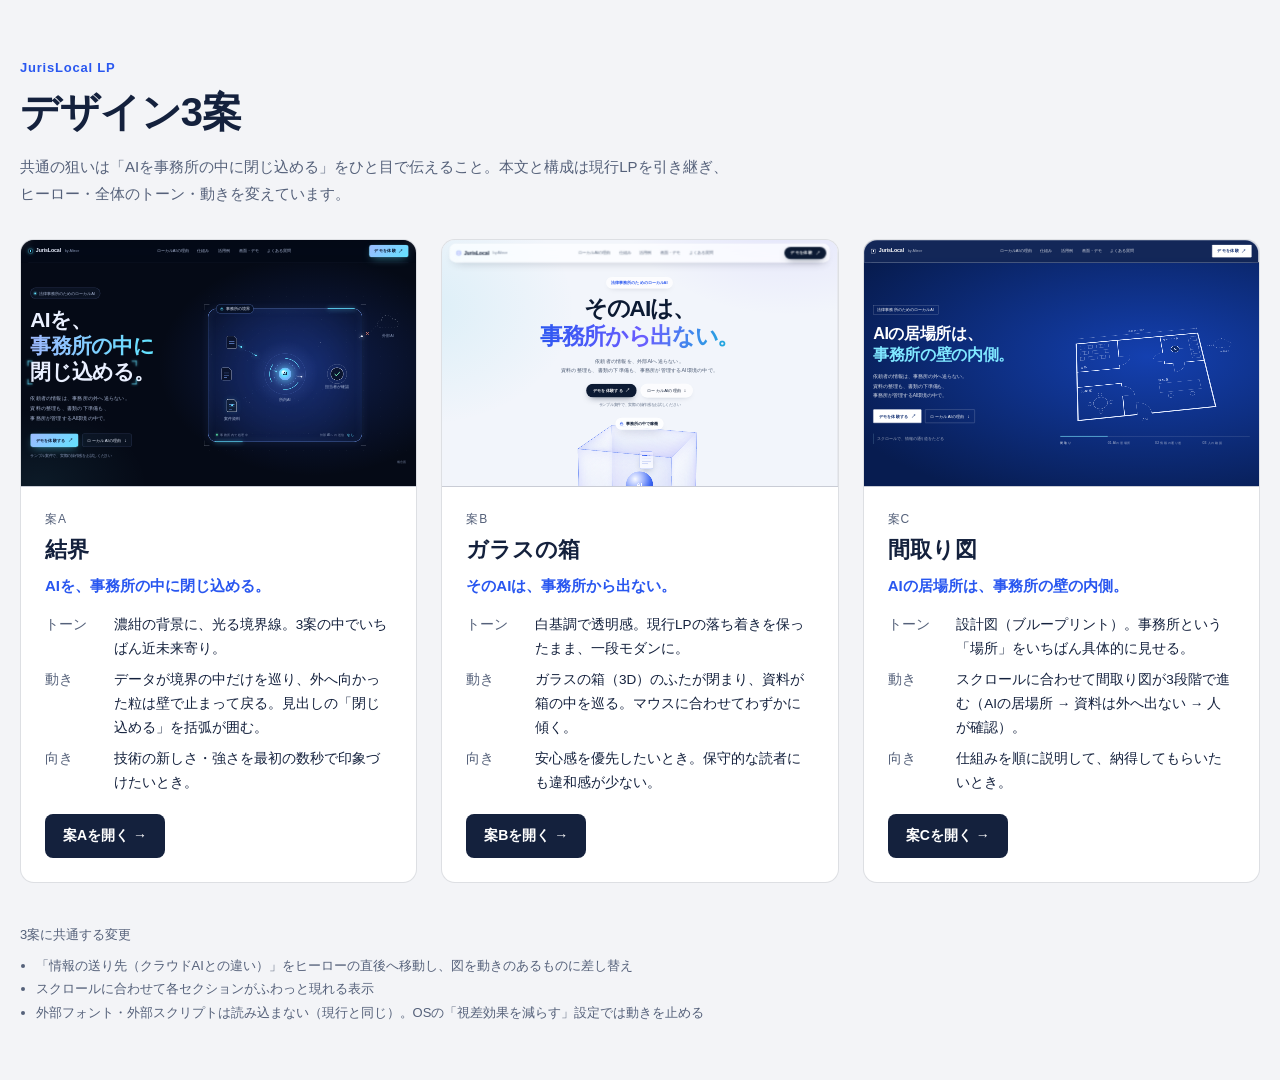
<file: index.html>
<!doctype html>
<html lang="ja">
<head>
  <meta charset="utf-8">
  <meta name="viewport" content="width=device-width, initial-scale=1">
  <meta name="robots" content="noindex">
  <title>JurisLocal LP デザイン3案</title>
  <style>
    :root { --ink: #14213d; --sub: #55617a; --line: rgba(20, 33, 61, .14); --bg: #f3f4f7; --card: #ffffff; --accent: #2957f0; }
    *, *::before, *::after { box-sizing: border-box; }
    body { margin: 0; background: var(--bg); color: var(--ink); font-family: -apple-system, BlinkMacSystemFont, "Hiragino Sans", "Yu Gothic UI", "Yu Gothic", Meiryo, sans-serif; font-size: 15px; line-height: 1.8; -webkit-font-smoothing: antialiased; }
    a { color: inherit; }
    .wrap { width: min(1320px, calc(100% - 40px)); margin-inline: auto; }
    header { padding: 56px 0 32px; }
    header p { max-width: 720px; margin: 0; color: var(--sub); }
    header .label { color: var(--accent); font-size: 13px; font-weight: 600; letter-spacing: .06em; }
    h1 { margin: 6px 0 14px; font-size: clamp(28px, 4vw, 40px); font-weight: 600; line-height: 1.35; letter-spacing: -.02em; }
    .grid { display: grid; grid-template-columns: repeat(3, minmax(0, 1fr)); gap: 24px; padding-bottom: 40px; }
    article { display: flex; flex-direction: column; overflow: hidden; border: 1px solid var(--line); border-radius: 14px; background: var(--card); }
    .thumb { position: relative; display: block; overflow: hidden; aspect-ratio: 16 / 10; border-bottom: 1px solid var(--line); background: #e7e9ef; }
    .thumb iframe { position: absolute; top: 0; left: 0; width: 1280px; height: 800px; border: 0; transform: scale(var(--k, .32)); transform-origin: 0 0; pointer-events: none; }
    .body { display: flex; flex: 1; flex-direction: column; padding: 22px 24px 24px; }
    .tag { color: var(--sub); font-size: 12px; letter-spacing: .08em; }
    h2 { margin: 2px 0 6px; font-size: 22px; font-weight: 600; line-height: 1.5; }
    .copy { margin: 0 0 14px; color: var(--accent); font-weight: 600; }
    dl { display: grid; grid-template-columns: 4.2em minmax(0, 1fr); gap: 8px 12px; margin: 0 0 20px; font-size: 13.5px; line-height: 1.75; }
    dt { color: var(--sub); }
    dd { margin: 0; }
    .open { align-self: flex-start; margin-top: auto; padding: 9px 18px; border-radius: 8px; background: var(--ink); color: #fff; font-size: 14px; font-weight: 600; text-decoration: none; }
    .open:hover { background: var(--accent); }
    footer { padding: 0 0 56px; color: var(--sub); font-size: 13px; }
    footer ul { margin: 8px 0 0; padding-left: 1.2em; }
    @media (max-width: 980px) { .grid { grid-template-columns: minmax(0, 1fr); } article { max-width: 640px; } }
  </style>
</head>
<body>
  <header class="wrap">
    <p class="label">JurisLocal LP</p>
    <h1>デザイン3案</h1>
    <p>共通の狙いは「AIを事務所の中に閉じ込める」をひと目で伝えること。本文と構成は現行LPを引き継ぎ、ヒーロー・全体のトーン・動きを変えています。</p>
  </header>

  <main class="wrap grid">
    <article>
      <a class="thumb" href="plan-a.html" aria-label="案Aを開く"><iframe src="plan-a.html" tabindex="-1" aria-hidden="true" title="案Aのプレビュー"></iframe></a>
      <div class="body">
        <span class="tag">案A</span>
        <h2>結界</h2>
        <p class="copy">AIを、事務所の中に閉じ込める。</p>
        <dl>
          <dt>トーン</dt><dd>濃紺の背景に、光る境界線。3案の中でいちばん近未来寄り。</dd>
          <dt>動き</dt><dd>データが境界の中だけを巡り、外へ向かった粒は壁で止まって戻る。見出しの「閉じ込める」を括弧が囲む。</dd>
          <dt>向き</dt><dd>技術の新しさ・強さを最初の数秒で印象づけたいとき。</dd>
        </dl>
        <a class="open" href="plan-a.html">案Aを開く →</a>
      </div>
    </article>

    <article>
      <a class="thumb" href="plan-b.html" aria-label="案Bを開く"><iframe src="plan-b.html" tabindex="-1" aria-hidden="true" title="案Bのプレビュー"></iframe></a>
      <div class="body">
        <span class="tag">案B</span>
        <h2>ガラスの箱</h2>
        <p class="copy">そのAIは、事務所から出ない。</p>
        <dl>
          <dt>トーン</dt><dd>白基調で透明感。現行LPの落ち着きを保ったまま、一段モダンに。</dd>
          <dt>動き</dt><dd>ガラスの箱（3D）のふたが閉まり、資料が箱の中を巡る。マウスに合わせてわずかに傾く。</dd>
          <dt>向き</dt><dd>安心感を優先したいとき。保守的な読者にも違和感が少ない。</dd>
        </dl>
        <a class="open" href="plan-b.html">案Bを開く →</a>
      </div>
    </article>

    <article>
      <a class="thumb" href="plan-c.html" aria-label="案Cを開く"><iframe src="plan-c.html" tabindex="-1" aria-hidden="true" title="案Cのプレビュー"></iframe></a>
      <div class="body">
        <span class="tag">案C</span>
        <h2>間取り図</h2>
        <p class="copy">AIの居場所は、事務所の壁の内側。</p>
        <dl>
          <dt>トーン</dt><dd>設計図（ブループリント）。事務所という「場所」をいちばん具体的に見せる。</dd>
          <dt>動き</dt><dd>スクロールに合わせて間取り図が3段階で進む（AIの居場所 → 資料は外へ出ない → 人が確認）。</dd>
          <dt>向き</dt><dd>仕組みを順に説明して、納得してもらいたいとき。</dd>
        </dl>
        <a class="open" href="plan-c.html">案Cを開く →</a>
      </div>
    </article>
  </main>

  <footer class="wrap">
    3案に共通する変更
    <ul>
      <li>「情報の送り先（クラウドAIとの違い）」をヒーローの直後へ移動し、図を動きのあるものに差し替え</li>
      <li>スクロールに合わせて各セクションがふわっと現れる表示</li>
      <li>外部フォント・外部スクリプトは読み込まない（現行と同じ）。OSの「視差効果を減らす」設定では動きを止める</li>
    </ul>
  </footer>

  <script>
    const fit = () => document.querySelectorAll('.thumb').forEach(el => el.style.setProperty('--k', el.clientWidth / 1280));
    fit();
    window.addEventListener('resize', fit);
  </script>
</body>
</html>
</file>
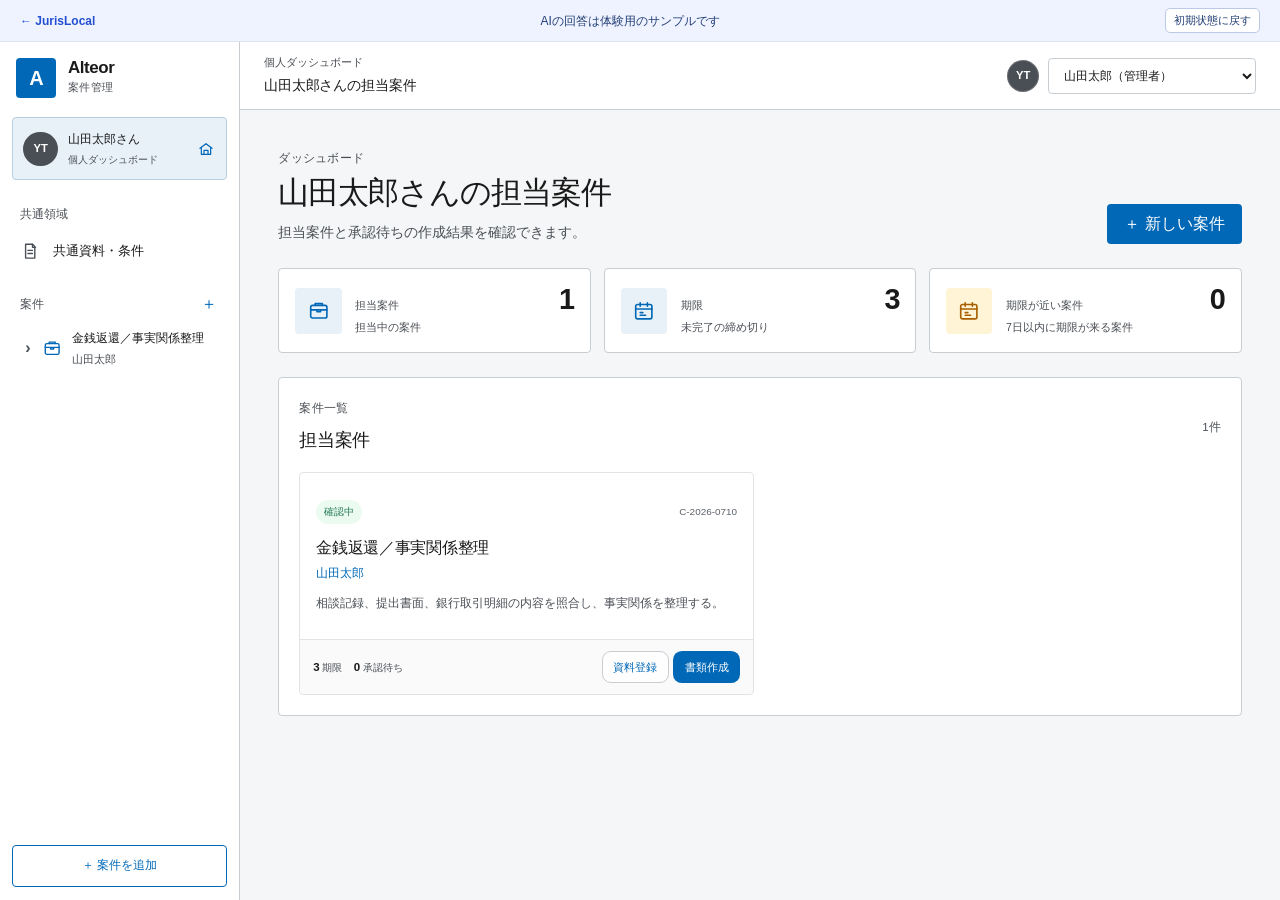
<file: demo/index.html>
<!doctype html>
<html lang="ja">
  <head>
    <meta charset="UTF-8" />
    <meta name="viewport" content="width=device-width, initial-scale=1.0" />
    <meta name="description" content="JurisLocalの体験用デモ。サンプル案件で資料確認、書類案の作成、期限管理をお試しいただけます。" />
    <meta name="robots" content="noindex" />
    <title>JurisLocal | 案件ワークスペース体験デモ</title>
    <script type="module" crossorigin src="./assets/index-hfg1pHwI.js"></script>
    <link rel="stylesheet" crossorigin href="./assets/index-C02NIlow.css">
  </head>
  <body>
    <div id="root"></div>
  </body>
</html>
</file>
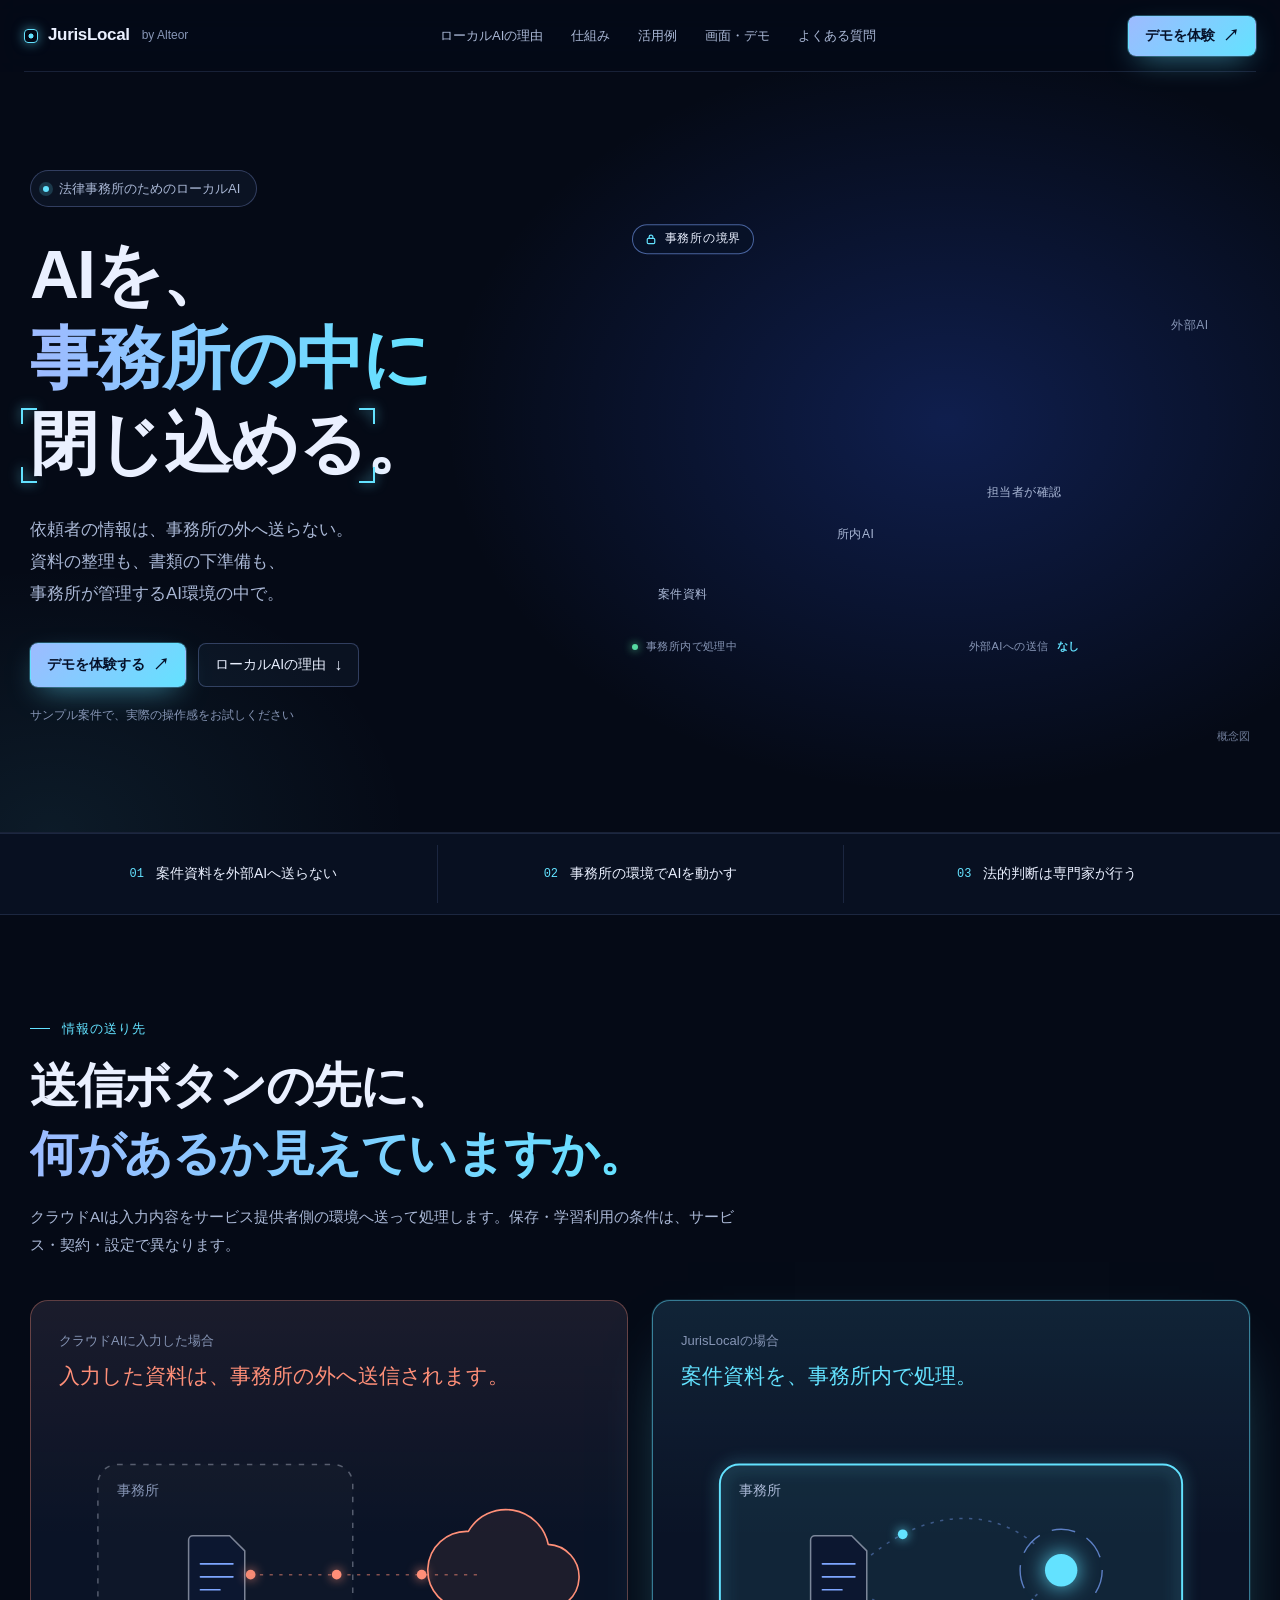
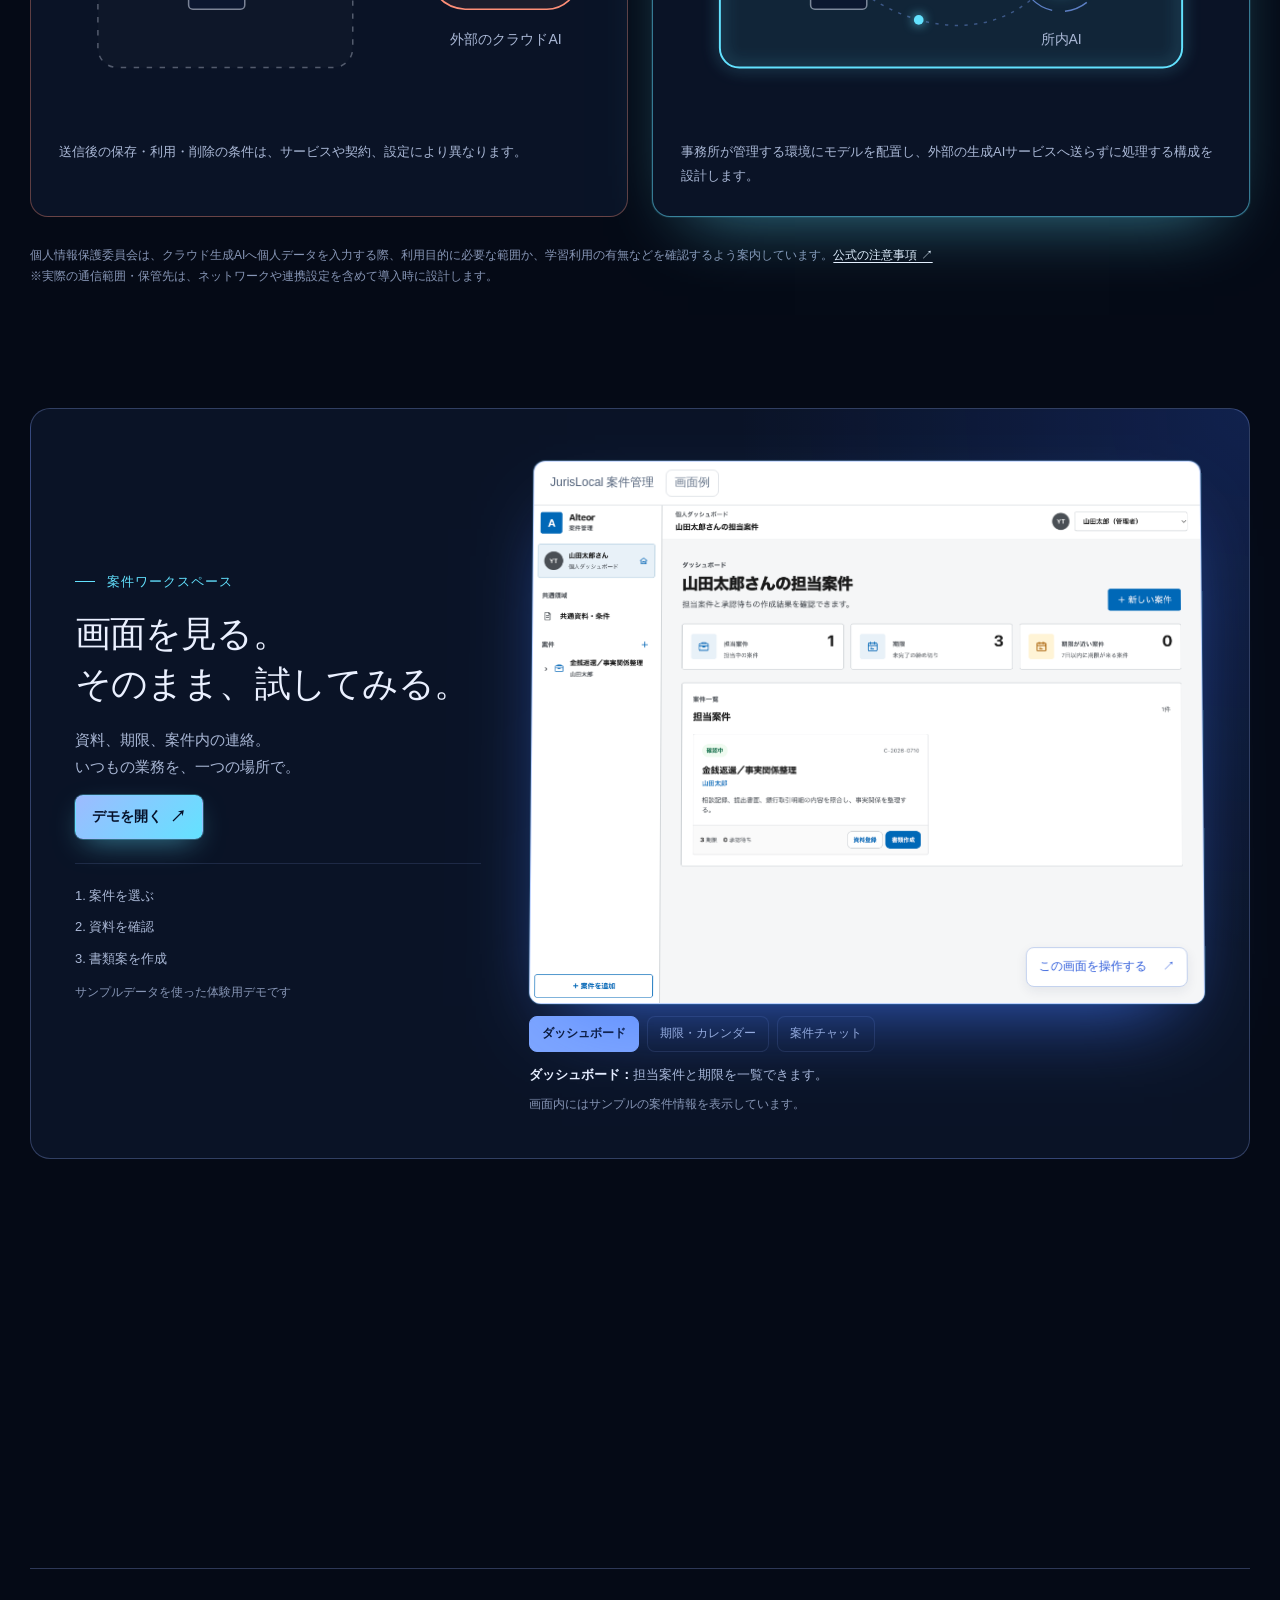
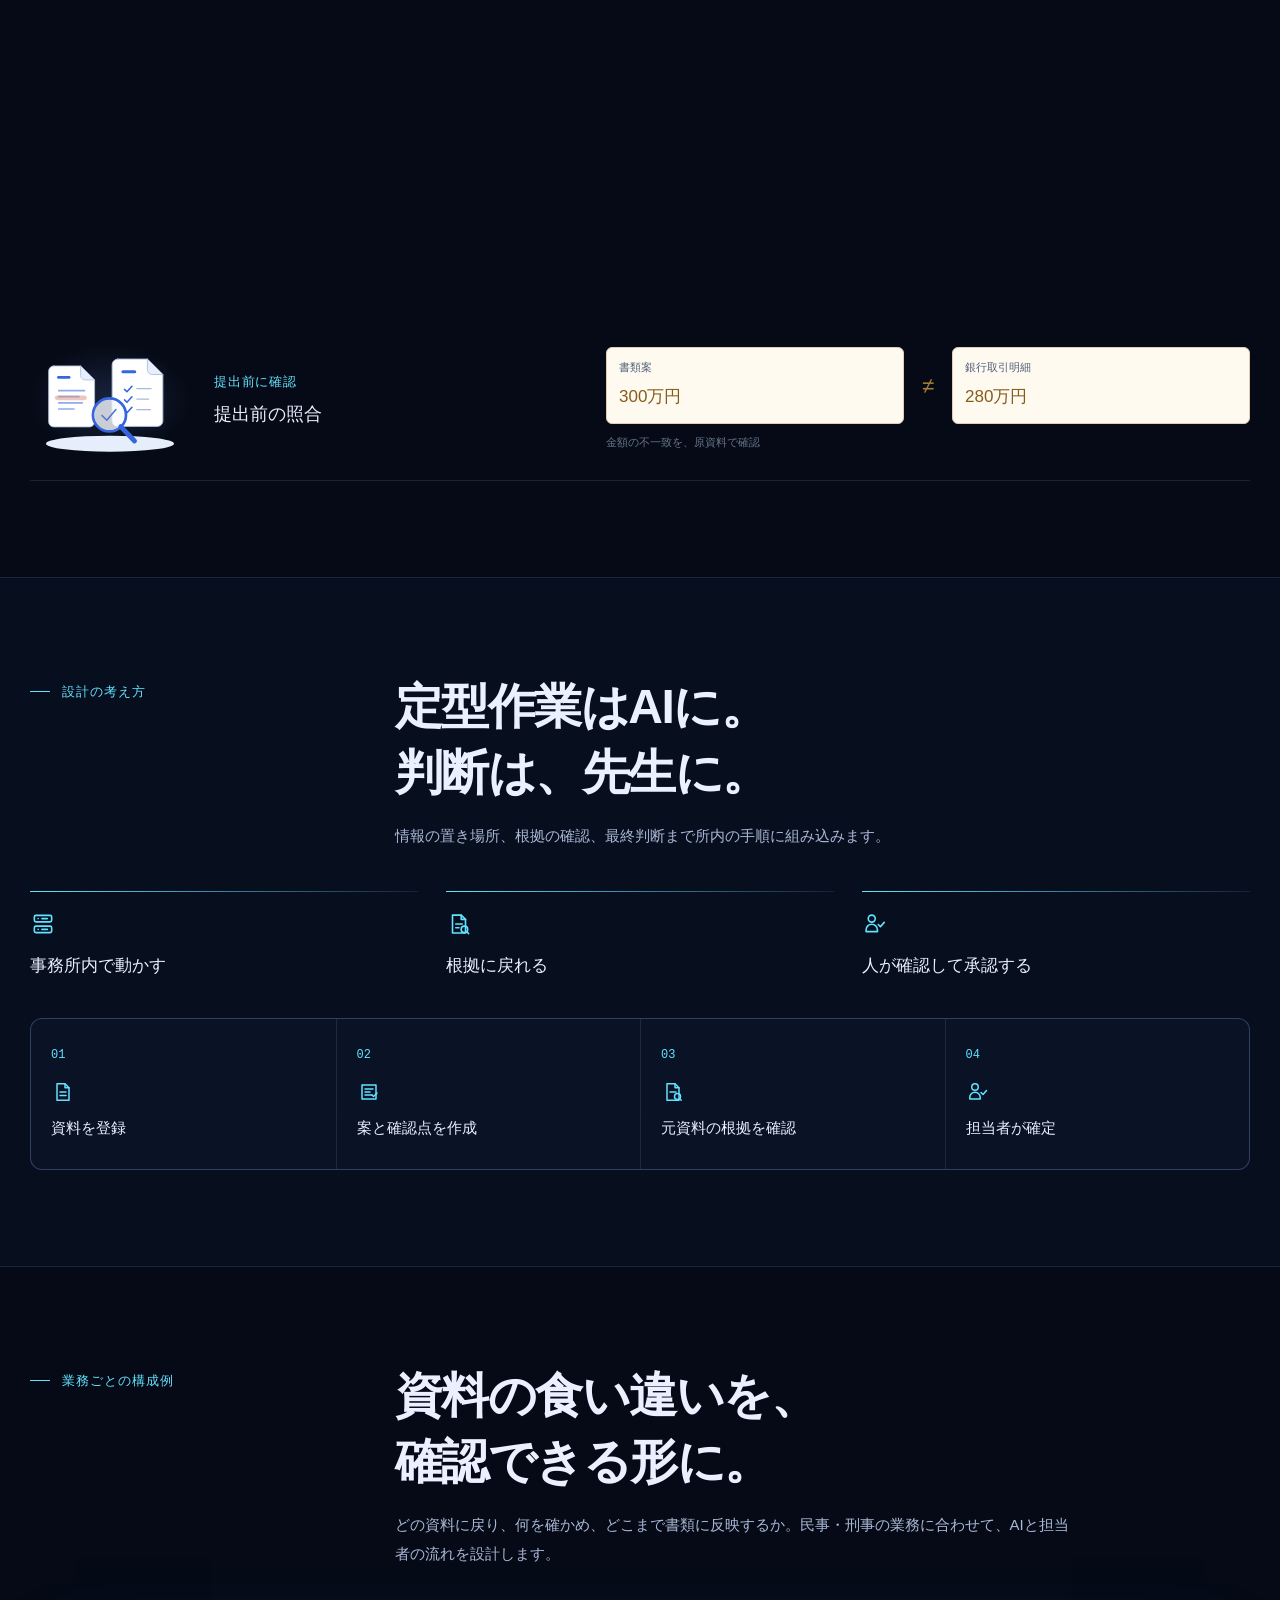
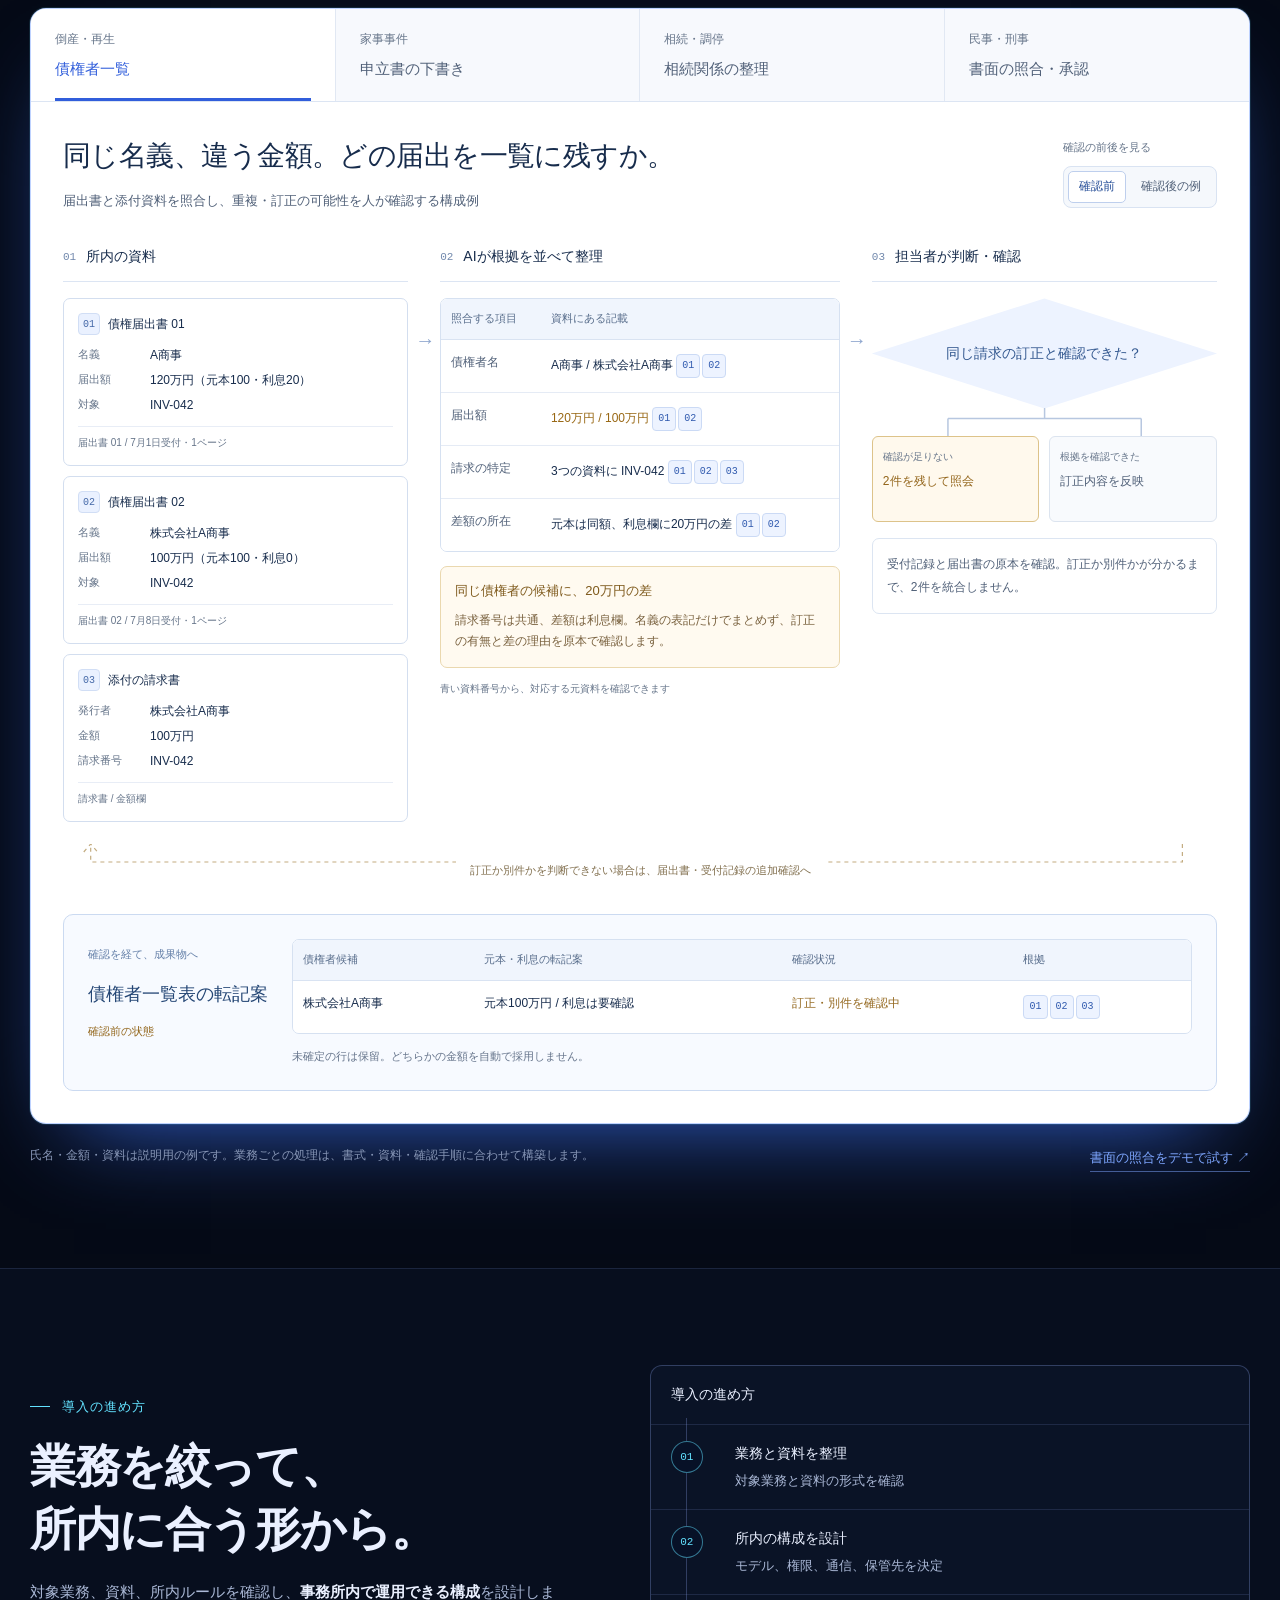
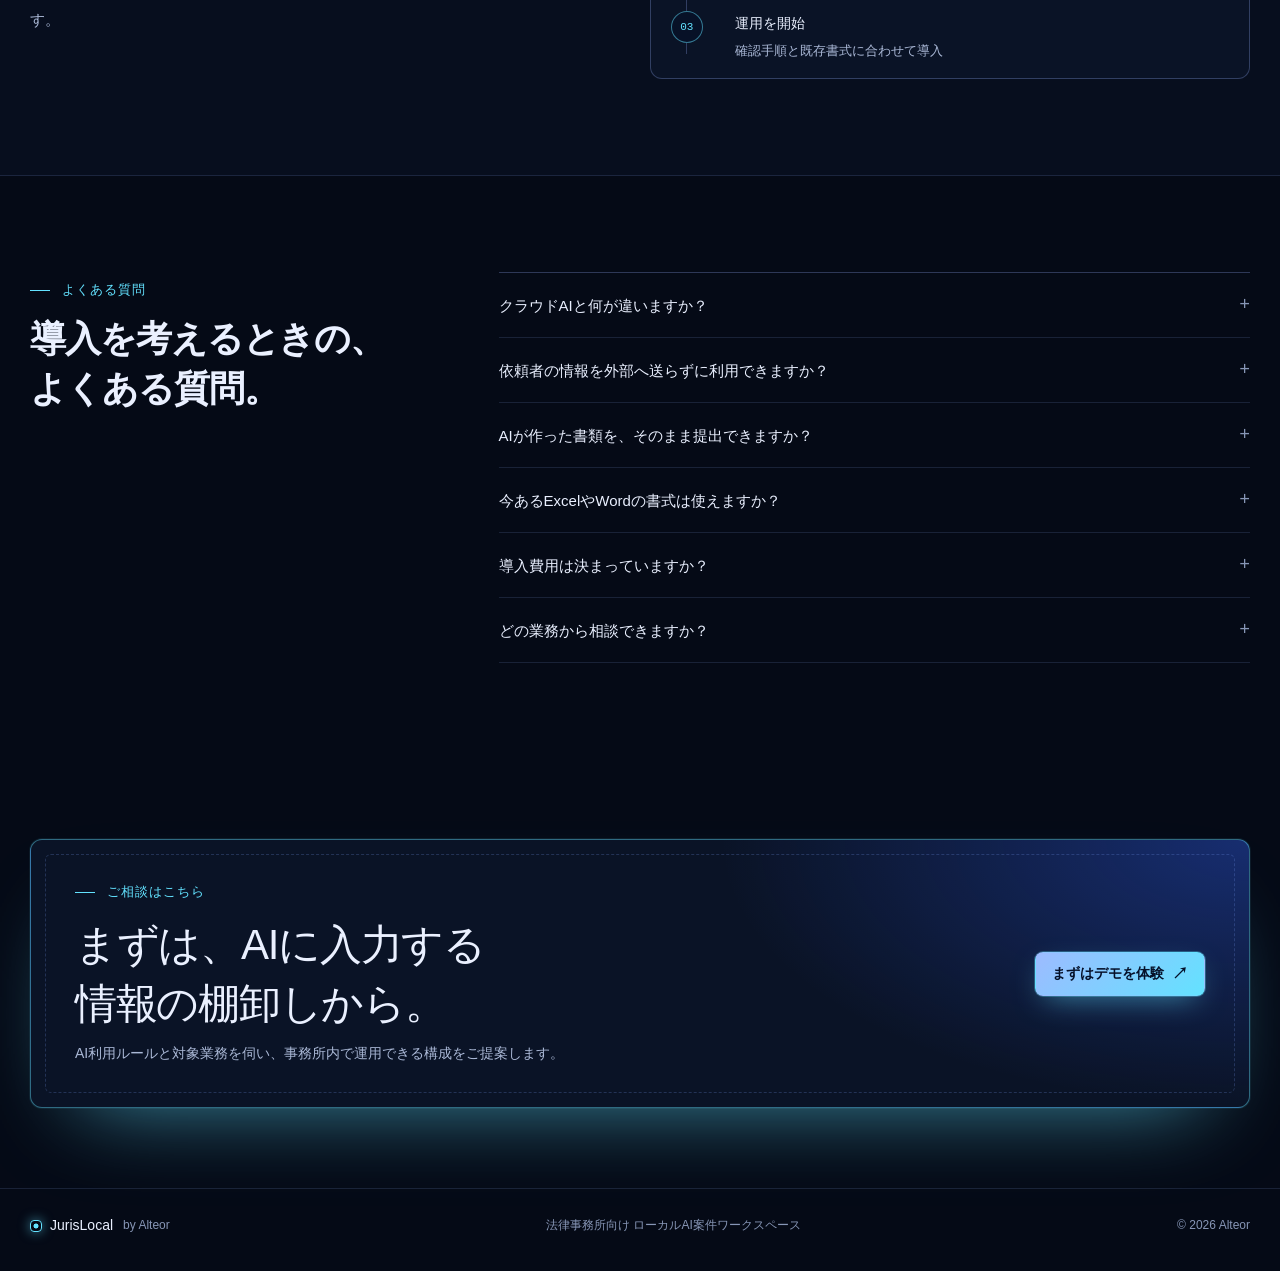
<file: plan-a.html>
<!doctype html>
<html lang="ja">
<head>
  <meta charset="utf-8">
  <meta name="viewport" content="width=device-width, initial-scale=1">
  <meta name="robots" content="noindex">
  <meta name="theme-color" content="#050a16">
  <meta name="description" content="依頼者の情報を外部AIに預けない。JurisLocalは、法律事務所の業務に合わせたローカルAI環境と案件ワークスペースを構築します。">
  <title>JurisLocal | AIを、事務所の中に閉じ込める。法律事務所のためのローカルAI</title>
  <!-- 案A「結界」: 既存LPのスタイルを土台に、下の <style> で上書きしています -->
  <style>
:root {
  color-scheme: light;
  --paper: #f6f9ff;
  --surface: #ffffff;
  --raised: #eef3fc;
  --ink: #172c4c;
  --secondary: #506078;
  --muted: #66758a;
  --hairline: rgba(23, 44, 76, .12);
  --hairline-strong: rgba(23, 44, 76, .2);
  --accent: #315edb;
  --accent-soft: #e9f0ff;
  --local: #315edb;
  --local-soft: #e9f0ff;
  --sans: -apple-system, BlinkMacSystemFont, "Hiragino Sans", "Yu Gothic UI", "Yu Gothic", Meiryo, sans-serif;
  --mono: "SFMono-Regular", Consolas, "Liberation Mono", monospace;
  --content: 1220px;
}
*, *::before, *::after { box-sizing: border-box; }
html { scroll-behavior: smooth; scroll-padding-top: 88px; background: var(--paper); }
body { margin: 0; background: var(--paper); color: var(--ink); font-family: var(--sans); font-size: 16px; line-height: 1.8; letter-spacing: 0; line-break: strict; -webkit-font-smoothing: antialiased; }
a { color: inherit; text-decoration: none; }
button { font: inherit; }
.wrap { width: min(var(--content), calc(100% - 48px)); margin-inline: auto; }
.mono { font-family: var(--mono); }
.muted { color: var(--muted); }
:focus-visible { outline: 3px solid rgba(49, 94, 219, .4); outline-offset: 3px; }

.site-header { position: sticky; z-index: 20; top: 0; background: rgba(255, 255, 255, .96); }
.nav { width: min(1280px, calc(100% - 48px)); min-height: 72px; display: flex; align-items: center; justify-content: space-between; gap: 24px; margin-inline: auto; padding: 12px 0; border-bottom: 1px solid var(--hairline); }
.brand { display: inline-flex; align-items: center; gap: 10px; min-width: 0; white-space: nowrap; }
.brand-mark { width: 10px; height: 16px; display: inline-block; border-radius: 2px; background: var(--accent); }
.brand-name { font-size: 17px; font-weight: 600; letter-spacing: -.02em; }
.brand-by { margin-left: 2px; color: var(--muted); font-size: 12px; }
.nav-links { display: flex; align-items: center; justify-content: center; gap: clamp(16px, 2.2vw, 28px); }
.nav-links a { color: var(--secondary); font-size: 13px; transition: color .16s ease; }
.nav-links a:hover, .nav-links a:focus-visible { color: var(--ink); }
.nav-action, .button { min-height: 44px; display: inline-flex; align-items: center; justify-content: center; gap: 8px; padding: 0 16px; border: 1px solid var(--hairline-strong); border-radius: 8px; background: var(--surface); color: var(--ink); font-size: 14px; font-weight: 500; transition: color .16s ease, background-color .16s ease, border-color .16s ease; }
.nav-action { min-height: 40px; padding-inline: 16px; border-color: var(--accent); background: var(--accent); color: #fff; white-space: nowrap; }
.nav-action:hover, .hero-actions .button:first-child:hover { border-color: #254cb7; background: #254cb7; }
.button:hover, .button-quiet:hover { border-color: var(--hairline-strong); background: var(--raised); }
.arrow { display: inline-block; font-size: 16px; line-height: 1; }
.menu-toggle { display: none; width: 40px; height: 40px; align-items: center; justify-content: center; border: 1px solid var(--hairline-strong); border-radius: 8px; background: var(--surface); color: var(--ink); }

.hero { min-height: 640px; display: grid; grid-template-columns: minmax(0, .9fr) minmax(0, 1.1fr); align-items: center; gap: clamp(40px, 5vw, 68px); padding-block: 72px 80px; }
.hero-copy { position: relative; z-index: 1; }
.hero h1 { max-width: 600px; margin: 0; font-size: clamp(44px, 5vw, 66px); font-weight: 500; line-height: 1.28; letter-spacing: -.035em; }
.hero h1 .headline-line { display: block; white-space: nowrap; }
.hero h1 .headline-accent { color: var(--accent); }
.hero-kicker { margin: 0 0 20px; color: var(--accent); font-size: 14px; font-weight: 500; }
.hero-text { max-width: 460px; margin: 24px 0 0; color: var(--secondary); font-size: 17px; line-height: 1.9; }
.hero-actions { display: flex; flex-wrap: wrap; gap: 12px; margin-top: 28px; }
.hero-actions .button:first-child { border-color: var(--accent); background: var(--accent); color: #fff; font-weight: 600; }
.hero-actions .button.button-quiet { background: transparent; }
.diagram-icon { width: 18px; height: 18px; flex: none; fill: none; stroke: currentColor; stroke-width: 1.5; stroke-linecap: round; stroke-linejoin: round; }
.hero-route { display: grid; grid-template-columns: minmax(0, 1fr) auto minmax(0, 1fr) auto minmax(0, 1fr); align-items: center; gap: 8px; margin-top: 28px; padding-top: 20px; border-top: 1px solid var(--hairline); }
.hero-route-node { min-width: 0; display: flex; align-items: center; gap: 8px; color: var(--secondary); font-size: 12px; white-space: nowrap; }
.hero-route-node .diagram-icon { width: 20px; height: 20px; color: var(--accent); }
.hero-route-arrow { color: var(--muted); font-size: 16px; }
.hero-art { min-width: 0; position: relative; }
.poc-shell { position: relative; overflow: hidden; border: 1px solid var(--hairline-strong); border-radius: 12px; background: var(--surface); box-shadow: 0 8px 24px rgba(23, 44, 76, .07); transform: perspective(1400px) rotateX(2deg); transform-origin: center bottom; }
.poc-topbar { min-height: 44px; display: flex; align-items: center; justify-content: space-between; gap: 12px; padding: 8px 16px; border-bottom: 1px solid var(--hairline); color: var(--secondary); font-size: 12px; }
.poc-title { display: flex; align-items: center; gap: 12px; min-width: 0; }
.poc-tag { padding: 2px 8px; border: 1px solid var(--hairline); border-radius: 6px; color: var(--muted); font-size: 12px; white-space: nowrap; }
#poc-panel { display: grid; aspect-ratio: 2450 / 1832; place-items: center; overflow: hidden; background: #f5f6f7; }
.poc-image { width: 100%; height: 100%; display: block; object-fit: contain; background: #f5f6f7; }
.screen-tabs { display: flex; flex-wrap: wrap; align-items: center; gap: 8px; margin-top: 12px; }
.screen-tab { min-height: 36px; padding-inline: 12px; border: 1px solid var(--hairline); border-radius: 8px; background: var(--surface); color: var(--secondary); font-size: 12px; cursor: pointer; transition: background-color .16s ease, color .16s ease, border-color .16s ease; }
.screen-tab:hover { border-color: var(--hairline-strong); background: var(--raised); color: var(--ink); }
.screen-tab[aria-selected="true"] { border-color: var(--ink); background: var(--ink); color: #fff; }
.screen-caption { flex-basis: 100%; margin: 4px 0 0; color: var(--secondary); font-size: 13px; line-height: 1.7; }
.screen-caption strong { color: var(--ink); font-weight: 600; }
.poc-notice { margin: 8px 0 0; color: var(--muted); font-size: 12px; line-height: 1.7; }

.signal-strip { border-block: 1px solid var(--hairline); background: #ffffff; }
.signal-inner { min-height: 80px; display: grid; grid-template-columns: repeat(3, 1fr); align-items: center; }
.signal { display: flex; align-items: center; justify-content: center; gap: 12px; padding: 16px 12px; color: var(--secondary); font-size: 13px; }
.signal + .signal { border-left: 1px solid var(--hairline); }
.signal-index { color: var(--accent); font: 12px var(--mono); }
.section { padding-block: 96px; }
.section-head { display: grid; grid-template-columns: minmax(180px, .55fr) minmax(0, 1.45fr); gap: 40px; align-items: start; margin-bottom: 40px; }
.section-label { padding-top: 6px; color: var(--muted); font-size: 13px; }
.section h2 { margin: 0; font-size: clamp(34px, 3.8vw, 48px); font-weight: 500; line-height: 1.38; letter-spacing: -.03em; text-wrap: balance; }
.section-intro { max-width: 680px; margin: 16px 0 0; color: var(--secondary); font-size: 15px; line-height: 1.9; }

.task-grid { display: grid; grid-template-columns: 1fr; border-top: 1px solid var(--hairline-strong); }
.key-card { display: grid; grid-template-columns: 160px minmax(180px, .8fr) minmax(0, 1.4fr); align-items: center; gap: 24px; padding: 24px 0; border-bottom: 1px solid var(--hairline); }
.card-meta { margin-bottom: 8px; color: var(--muted); font-size: 13px; }
.key-card h3 { margin: 0; font-size: 18px; font-weight: 500; line-height: 1.55; }
.key-card p { margin: 0; color: var(--secondary); font-size: 14px; line-height: 1.85; }

.approach { background: var(--raised); border-block: 1px solid var(--hairline); }
.principles { display: grid; grid-template-columns: repeat(3, 1fr); gap: 28px; }
.principle { min-height: 0; padding: 20px 16px 0 0; border-top: 2px solid var(--hairline-strong); }
.principle-icon { width: 26px; height: 26px; display: block; margin-bottom: 16px; fill: none; stroke: var(--accent); stroke-width: 1.5; stroke-linecap: round; stroke-linejoin: round; }
.principle h3 { margin: 0; font-size: 17px; font-weight: 500; line-height: 1.5; }
.flow { display: grid; grid-template-columns: repeat(4, 1fr); margin-top: 40px; overflow: hidden; border: 1px solid var(--hairline-strong); border-radius: 12px; background: var(--surface); }
.flow-step { min-height: 150px; padding: 20px; }
.flow-step + .flow-step { border-left: 1px solid var(--hairline); }
.flow-step .num { color: var(--muted); font: 12px var(--mono); }
.flow-icon { width: 24px; height: 24px; display: block; margin-top: 12px; fill: none; stroke: var(--accent); stroke-width: 1.5; stroke-linecap: round; stroke-linejoin: round; }
.flow-step h3 { margin: 12px 0 0; font-size: 15px; font-weight: 500; line-height: 1.55; }

.deployment { padding-block: 96px; background: var(--raised); border-block: 1px solid var(--hairline); }
.deployment-layout { display: grid; grid-template-columns: minmax(0, .95fr) minmax(340px, 1.05fr); gap: clamp(40px, 6vw, 80px); align-items: center; }
.eyebrow { color: var(--muted); font-size: 13px; }
.deployment h2 { margin: 16px 0; font-size: clamp(34px, 3.8vw, 46px); font-weight: 500; line-height: 1.38; letter-spacing: -.03em; }
.deployment-copy { color: var(--secondary); font-size: 15px; line-height: 1.9; }
.deployment-copy strong { color: var(--ink); font-weight: 600; }
.deployment-steps { position: relative; overflow: hidden; border: 1px solid var(--hairline-strong); border-radius: 12px; background: var(--surface); }
.deployment-steps::before { position: absolute; top: 52px; bottom: 24px; left: 35px; width: 1px; background: var(--hairline-strong); content: ""; }
.deployment-head { padding: 16px 20px; border-bottom: 1px solid var(--hairline); color: var(--ink); font-size: 14px; font-weight: 500; }
.deployment-step { display: grid; grid-template-columns: 48px 1fr; gap: 16px; padding: 16px 20px; border-bottom: 1px solid var(--hairline); }
.deployment-step:last-child { border-bottom: 0; }
.deployment-step-label { position: relative; z-index: 1; width: 32px; height: 32px; display: grid; place-items: center; border: 1px solid var(--hairline-strong); border-radius: 50%; background: var(--surface); color: var(--accent); font: 11px var(--mono); }
.deployment-step h3 { margin: 0 0 4px; color: var(--ink); font-size: 14px; font-weight: 500; }
.deployment-step p { margin: 0; color: var(--secondary); font-size: 13px; line-height: 1.75; }

.risk-section { background: #ffffff; border-block: 1px solid var(--hairline); }
.risk-layout { display: block; }
.risk-copy { max-width: 720px; margin-bottom: 40px; }
.risk-layout h2 { margin: 12px 0 16px; font-size: clamp(34px, 3.8vw, 48px); font-weight: 500; line-height: 1.4; letter-spacing: -.03em; text-wrap: balance; }
.risk-layout h2 span { color: var(--accent); }
.risk-intro { margin: 0; color: var(--secondary); font-size: 15px; line-height: 1.9; }
.risk-cards { display: grid; grid-template-columns: repeat(2, minmax(0, 1fr)); gap: 24px; }
.risk-card { padding: 24px; border: 1px solid var(--hairline-strong); border-left: 4px solid var(--hairline-strong); border-radius: 10px; background: var(--surface); }
.risk-card.is-warning { border-left-color: #bd6051; background: #fffcfb; }
.risk-card.is-local { border-left-color: var(--accent); background: #f8faff; }
.risk-card-label { color: var(--muted); font-size: 13px; }
.risk-card h3 { margin: 8px 0; font-size: 19px; font-weight: 500; line-height: 1.5; text-wrap: balance; }
.risk-card.is-warning h3 { color: #ab5145; }
.risk-card.is-local h3 { color: var(--accent); }
.risk-card p { margin: 0; color: var(--secondary); font-size: 13px; line-height: 1.85; }
.boundary-illustration { width: 100%; height: auto; display: block; margin: 8px 0; aspect-ratio: 5 / 3; object-fit: contain; }
.risk-source { grid-column: 1 / -1; margin: 4px 0 0; color: var(--muted); font-size: 12px; line-height: 1.8; }
.risk-source a { color: var(--ink); text-decoration: underline; text-underline-offset: 3px; }

.faq-grid { display: grid; grid-template-columns: .7fr 1.3fr; gap: 64px; }
.faq-grid .section-label { margin-bottom: 12px; }
.faq-grid h2 { max-width: 360px; margin: 0; font-size: 36px; font-weight: 500; line-height: 1.4; letter-spacing: -.03em; }
.faq-list { border-top: 1px solid var(--hairline-strong); }
details.faq { border-bottom: 1px solid var(--hairline); }
details.faq summary { min-height: 64px; position: relative; display: flex; align-items: center; justify-content: space-between; gap: 18px; padding: 16px 0; color: var(--ink); font-size: 15px; cursor: pointer; list-style: none; }
details.faq summary::-webkit-details-marker { display: none; }
details.faq summary::after { color: var(--muted); content: "+"; font: 18px var(--mono); }
details.faq[open] summary::after { color: var(--accent); content: "−"; }
.faq-answer { max-width: 680px; margin: 0 28px 20px 0; color: var(--secondary); font-size: 14px; line-height: 1.85; }
.faq-answer strong { color: var(--ink); font-weight: 600; }

.consult { padding-block: 80px; border-top: 1px solid var(--hairline); }
.consult-panel { display: flex; align-items: center; justify-content: space-between; gap: 40px; padding: 40px 44px; border: 1px solid var(--hairline-strong); border-radius: 12px; background: var(--surface); }
.consult-copy { max-width: 680px; }
.consult h2 { margin: 12px 0 8px; font-size: clamp(30px, 3.6vw, 42px); font-weight: 500; line-height: 1.4; letter-spacing: -.03em; }
.consult p { margin: 0; color: var(--secondary); font-size: 14px; line-height: 1.85; }
.consult-action { flex: none; }
.consult-action .button { border-color: var(--ink); background: var(--ink); color: #fff; }
.consult-action .button:hover { border-color: #274163; background: #274163; }
.footer { padding: 24px 0 32px; border-top: 1px solid var(--hairline); color: var(--muted); font-size: 12px; }
.footer-inner { display: flex; align-items: center; justify-content: space-between; gap: 20px; }
.footer-brand { display: inline-flex; align-items: center; gap: 8px; color: var(--ink); font-size: 14px; font-weight: 500; }
.footer-brand .brand-mark { width: 8px; height: 12px; }
.footer-note { color: var(--muted); font-size: 12px; }

@media (max-width: 980px) {
  .hero { min-height: auto; grid-template-columns: 1fr; gap: 48px; padding-block: 72px 80px; }
  .hero-copy { max-width: 720px; }
  .hero-art { width: min(760px, 100%); margin-inline: auto; }
  .section-head { grid-template-columns: 1fr; gap: 12px; }
  .section-head .section-label { padding-top: 0; }
  .deployment-layout { grid-template-columns: 1fr; gap: 32px; }
  .deployment-copy { max-width: 680px; }
  .risk-layout { grid-template-columns: 1fr; gap: 32px; }
  .faq-grid { grid-template-columns: 1fr; gap: 28px; }
  .faq-grid h2 { max-width: 640px; }
}
@media (max-width: 700px) {
  html { scroll-padding-top: 72px; }
  .wrap { width: min(calc(100% - 32px), var(--content)); }
  .nav { width: calc(100% - 32px); min-height: 64px; gap: 12px; padding-block: 10px; }
  .brand { gap: 8px; }
  .brand-name { font-size: 16px; }
  .brand-by { font-size: 11px; }
  .menu-toggle { display: inline-flex; margin-left: auto; flex: none; }
  .nav-links { position: absolute; top: calc(100% + 4px); left: 16px; right: 16px; display: none; flex-direction: column; align-items: stretch; gap: 0; padding: 8px 16px; border: 1px solid var(--hairline-strong); border-radius: 10px; background: var(--surface); box-shadow: 0 8px 24px rgba(23, 44, 76, .08); }
  .nav-links.is-open { display: flex; }
  .nav-links a { padding: 12px 0; font-size: 14px; }
  .nav-links a + a { border-top: 1px solid var(--hairline); }
  .nav-action { min-height: 38px; padding-inline: 12px; font-size: 12px; }
  .hero { gap: 36px; padding-block: 56px 64px; }
  .hero h1 { font-size: clamp(30px, 8.3vw, 40px); line-height: 1.3; }
  .hero-text { margin-top: 20px; font-size: 15px; }
  .hero-actions { gap: 8px; margin-top: 24px; }
  .hero-actions .button { min-height: 42px; padding-inline: 12px; font-size: 13px; }
  .hero-route { gap: 4px; margin-top: 24px; padding-top: 16px; }
  .hero-route-node { align-items: flex-start; flex-direction: column; gap: 4px; font-size: 11px; }
  .hero-route-node .diagram-icon { width: 18px; height: 18px; }
  .hero-route-arrow { align-self: center; font-size: 14px; }
  .poc-shell { transform: perspective(1200px) rotateX(1.5deg); border-radius: 10px; }
  .poc-topbar { min-height: 40px; padding-inline: 12px; }
  .screen-tabs { gap: 6px; }
  .screen-tab { min-height: 36px; padding-inline: 10px; font-size: 11px; }
  .signal-inner { grid-template-columns: 1fr; padding-block: 8px; }
  .signal { justify-content: flex-start; padding: 10px 0; font-size: 13px; }
  .signal + .signal { border-left: 0; border-top: 1px solid var(--hairline); }
  .section { padding-block: 72px; }
  .section-head { margin-bottom: 28px; }
  .section h2 { font-size: clamp(30px, 8vw, 38px); }
  .section-intro { margin-top: 12px; font-size: 14px; }
  .key-card { grid-template-columns: 1fr; gap: 8px; padding-block: 20px; }
  .key-card h3 { font-size: 17px; }
  .key-card p { font-size: 14px; }
  .principles { grid-template-columns: 1fr; gap: 20px; }
  .principle { padding: 16px 0 0; }
  .principle-icon { margin-bottom: 10px; }
  .flow { grid-template-columns: 1fr; margin-top: 32px; }
  .flow-step { min-height: 0; display: grid; grid-template-columns: 28px 32px 1fr; align-items: center; gap: 8px 12px; padding: 16px 20px; }
  .flow-step + .flow-step { border-top: 1px solid var(--hairline); border-left: 0; }
  .flow-icon { margin: 0; }
  .flow-step h3 { margin: 0; }
  .deployment { padding-block: 72px; }
  .deployment-layout { gap: 24px; }
  .deployment h2 { font-size: 32px; }
  .deployment-steps::before { top: 52px; left: 31px; bottom: 20px; }
  .deployment-step { grid-template-columns: 28px 1fr; gap: 12px; padding: 14px 16px; }
  .deployment-step-label { width: 28px; height: 28px; }
  .risk-card { padding: 20px; }
  .risk-card h3 { font-size: 18px; }
  .route-map-outside { grid-template-columns: minmax(0, 1fr) 20px minmax(0, .9fr); gap: 5px; }
  .route-office { padding: 8px; }
  .route-node { gap: 5px; padding-inline: 5px; font-size: 11px; }
  .route-node .diagram-icon { width: 15px; height: 15px; }
  .route-scope { font-size: 10px; }
  .route-office-flow { gap: 5px; }
  .faq-grid { gap: 24px; }
  .faq-grid h2 { font-size: 32px; }
  details.faq summary { min-height: 60px; font-size: 14px; }
  .faq-answer { font-size: 13px; }
  .consult { padding-block: 56px; }
  .consult-panel { align-items: flex-start; flex-direction: column; gap: 24px; padding: 28px 24px; }
  .consult h2 { font-size: 30px; }
  .consult p { font-size: 13px; }
  .footer-inner { align-items: flex-start; flex-direction: column; gap: 12px; }
}
@media (prefers-reduced-motion: reduce) {
  *, *::before, *::after { scroll-behavior: auto !important; transition-duration: .01ms !important; }
}

.hero-small { margin: 16px 0 0; color: var(--muted); font-size: 12px; }
.hero-illustration { min-width: 0; margin: 0; padding: 24px 0 20px; border: 1px solid #d9e4f6; border-radius: 24px; background: #eef4ff; }
.hero-illustration img { width: 100%; height: auto; display: block; }
.scene-heading { display: flex; align-items: center; justify-content: center; gap: 8px; color: #536a8d; font-size: 12px; }
.scene-dot { width: 6px; height: 6px; border-radius: 50%; background: #4d7fd9; }
.hero-illustration figcaption { display: flex; justify-content: center; align-items: center; gap: 16px; color: #45618c; font-size: 12px; }
.demo-section { padding-block: 24px 96px; }
.demo-layout { display: grid; grid-template-columns: minmax(0, .75fr) minmax(0, 1.25fr); align-items: center; gap: 48px; padding: 44px; border: 1px solid #dde6f3; border-radius: 20px; background: #fff; }
.demo-copy h2 { margin: 16px 0; font-size: clamp(28px, 3vw, 36px); line-height: 1.4; letter-spacing: -.025em; font-weight: 500; }
.demo-copy > p { color: var(--secondary); font-size: 15px; }
.demo-button { border-color: var(--accent); background: var(--accent); color: #fff; }
.demo-button:hover { border-color: #254cb7; background: #254cb7; }
.demo-hints { display: grid; gap: 8px; margin-top: 24px; padding-top: 20px; border-top: 1px solid var(--hairline); color: var(--secondary); font-size: 13px; }
.demo-copy > .demo-note { margin-bottom: 0; color: var(--muted); font-size: 12px; }
.demo-preview { min-width: 0; }
.preview-link { position: relative; display: block; width: 100%; height: 100%; }
.preview-action { position: absolute; right: 16px; bottom: 16px; display: flex; align-items: center; gap: 16px; padding: 8px 12px; border: 1px solid #c3d1ee; border-radius: 8px; background: #fff; color: var(--accent); font-size: 12px; box-shadow: 0 4px 12px rgba(23,44,76,.08); }
.preview-link:hover .preview-action { background: #edf3ff; }
.task-illustration { width: 160px; height: 112px; object-fit: contain; }
@media (min-width: 701px) and (max-width: 980px) {
  .nav-links { gap: 12px; }
  .nav-links a { font-size: 12px; }
  .brand-by { display: none; }
  .nav-action { font-size: 12px; padding-inline: 12px; }
}
@media (max-width: 980px) {
  .hero { grid-template-columns: minmax(0, 1fr) minmax(0, 1fr); gap: 32px; }
  .hero h1 { font-size: clamp(36px, 5vw, 48px); }
  .hero-text { font-size: 15px; }
  .demo-layout { gap: 28px; padding: 32px; }
  .demo-copy h2 { font-size: 28px; }
  .key-card { grid-template-columns: 120px minmax(140px, .75fr) minmax(0, 1.25fr); gap: 20px; }
  .task-illustration { width: 120px; height: 90px; }
}
@media (max-width: 700px) {
  .hero { grid-template-columns: 1fr; padding-block: 48px 56px; }
  .hero h1 { font-size: clamp(38px, 10vw, 54px); }
  .hero-kicker { margin-bottom: 16px; font-size: 13px; }
  .hero-illustration { width: 100%; max-width: 500px; margin-inline: auto; border-radius: 20px; }
  .hero-illustration figcaption { gap: 12px; font-size: 11px; }
  .demo-section { padding-block: 0 64px; }
  .demo-layout { grid-template-columns: 1fr; gap: 28px; padding: 24px; border-radius: 16px; }
  .demo-copy h2 { font-size: 30px; }
  .demo-hints { display: flex; flex-wrap: wrap; gap: 8px 16px; margin-top: 20px; padding-top: 16px; font-size: 12px; }
  .screen-tab { padding-inline: 8px; }
  .risk-copy { margin-bottom: 28px; }
  .risk-cards { grid-template-columns: 1fr; gap: 16px; }
  .boundary-illustration { max-height: 240px; }
  .key-card { grid-template-columns: 100px minmax(0, 1fr); gap: 12px; }
  .task-illustration { width: 100px; height: 80px; }
}
.task-example { min-width: 0; color: var(--ink); font-size: 12px; }
.sorting-example { display: grid; grid-template-columns: repeat(3, minmax(0, 1fr)); gap: 8px; }
.sorting-group { padding: 12px; border: 1px solid #dce5f4; border-top: 3px solid #9fb5dc; border-radius: 6px; background: #fff; }
.sorting-group > span { display: block; margin-bottom: 6px; color: var(--secondary); font-size: 11px; }
.sorting-group strong { font-size: 12px; font-weight: 500; line-height: 1.6; }
.sorting-missing { border-top-color: #d5b36b; background: #fffbf2; }
.draft-example { padding: 14px 16px; border: 1px solid #d4e0f2; border-radius: 6px; background: #fff; }
.draft-example-title { display: flex; align-items: center; gap: 10px; padding-bottom: 10px; border-bottom: 1px solid #e0e8f4; font-weight: 500; }
.draft-example-title > span { padding: 1px 6px; border: 1px solid #c8d8f7; border-radius: 3px; color: #526d9c; font-size: 10px; }
.draft-example-sections { display: grid; gap: 4px; margin-top: 10px; color: var(--secondary); font-size: 11px; }
.comparison-example { display: grid; grid-template-columns: minmax(0, 1fr) 32px minmax(0, 1fr); align-items: center; gap: 8px; }
.comparison-example > div { padding: 10px 12px; border: 1px solid #e0cfad; border-radius: 6px; background: #fffaf0; }
.comparison-example > div > span { display: block; margin-bottom: 4px; color: var(--secondary); font-size: 11px; }
.comparison-example strong { color: #865c19; font-size: 17px; font-weight: 500; font-variant-numeric: tabular-nums; }
.comparison-sign { color: #a77b32; font-size: 22px; text-align: center; }
.comparison-example > p { grid-column: 1 / -1; margin: 0; color: var(--muted); font-size: 11px; }
@media (max-width: 700px) {
  .task-example { grid-column: 1 / -1; }
  .sorting-group { padding: 10px 8px; }
  .sorting-group strong { font-size: 11px; }
}
  
  </style>
  <link rel="stylesheet" href="workflows.css">
  <style>
/* ==========================================================================
   案A「結界」 — 暗い背景に、光る境界線。事務所の輪郭の中だけでAIが動く。
   ========================================================================== */
:root {
  color-scheme: dark;
  --paper: #050a16;
  --surface: #0a1326;
  --raised: #070e1e;
  --ink: #eaf0ff;
  --secondary: #aab8d6;
  --muted: #8796b6;
  --hairline: rgba(150, 176, 255, .14);
  --hairline-strong: rgba(150, 176, 255, .28);
  --accent: #7ea6ff;
  --accent-soft: rgba(126, 166, 255, .12);
  --local: #7ea6ff;
  --local-soft: rgba(126, 166, 255, .12);
  --glow: #63e2ff;
  --warn: #ff8f78;
  --cta: linear-gradient(135deg, #9dbbff, #63e2ff);
}
html { background: var(--paper); }
body { background: var(--paper); }

/* 画面例・業務フローは「所内の画面」として明るいまま見せる */
.workflow-board, .task-example, .poc-shell {
  color-scheme: light;
  --surface: #ffffff; --raised: #eef3fc; --ink: #172c4c; --secondary: #506078; --muted: #66758a;
  --hairline: rgba(23, 44, 76, .12); --hairline-strong: rgba(23, 44, 76, .2); --accent: #315edb;
  color: var(--ink);
}

/* --- header --- */
.site-header { background: rgba(5, 10, 22, .74); -webkit-backdrop-filter: saturate(140%) blur(14px); backdrop-filter: saturate(140%) blur(14px); }
.brand-mark { width: 14px; height: 14px; border: 1.5px solid var(--glow); border-radius: 4px; background: radial-gradient(circle, var(--glow) 0 2.2px, transparent 2.8px); box-shadow: 0 0 12px rgba(99, 226, 255, .55); }
.footer-brand .brand-mark { width: 12px; height: 12px; }
.nav-action, .hero-actions .button:first-child, .demo-button, .consult-action .button {
  border-color: transparent; background: var(--cta); color: #051029; font-weight: 600;
  box-shadow: 0 0 0 1px rgba(99, 226, 255, .28), 0 10px 30px -10px rgba(99, 226, 255, .6);
  transition: filter .16s ease, transform .16s ease, box-shadow .16s ease;
}
.nav-action:hover, .hero-actions .button:first-child:hover, .demo-button:hover, .consult-action .button:hover {
  border-color: transparent; background: var(--cta); filter: brightness(1.1); transform: translateY(-1px);
  box-shadow: 0 0 0 1px rgba(99, 226, 255, .5), 0 14px 36px -10px rgba(99, 226, 255, .75);
}
.hero-actions .button.button-quiet { border-color: var(--hairline-strong); background: rgba(126, 166, 255, .05); color: var(--ink); }
.button:hover, .button-quiet:hover, .hero-actions .button.button-quiet:hover { border-color: rgba(126, 166, 255, .6); background: rgba(126, 166, 255, .12); }

/* --- hero --- */
.a-hero { position: relative; overflow: hidden; border-bottom: 1px solid var(--hairline); }
.a-hero::before { position: absolute; inset: 0; background: radial-gradient(56% 70% at 74% 46%, rgba(48, 96, 255, .24), transparent 70%), radial-gradient(40% 50% at 4% 100%, rgba(99, 226, 255, .08), transparent 70%); content: ""; pointer-events: none; }
.a-hero-grid { position: relative; display: grid; grid-template-columns: minmax(0, .84fr) minmax(0, 1.16fr); align-items: center; gap: clamp(20px, 3.4vw, 52px); min-height: min(760px, calc(100vh - 72px)); padding-block: 48px 56px; }
.a-kicker { display: inline-flex; align-items: center; gap: 10px; margin: 0 0 26px; padding: 6px 16px 6px 12px; border: 1px solid var(--hairline-strong); border-radius: 999px; background: rgba(126, 166, 255, .06); color: var(--secondary); font-size: 13px; }
.a-kicker i { width: 6px; height: 6px; border-radius: 50%; background: var(--glow); box-shadow: 0 0 0 4px rgba(99, 226, 255, .18); animation: a-blink 2.4s ease-in-out infinite; }
.a-hero h1 { margin: 0; font-size: clamp(42px, 5.3vw, 76px); font-weight: 600; line-height: 1.24; letter-spacing: -.03em; }
.a-hero h1 > span { display: block; white-space: nowrap; }
.a-h1-accent { width: fit-content; background: linear-gradient(100deg, #9dbbff 5%, #63e2ff 95%); -webkit-background-clip: text; background-clip: text; color: transparent; }
.a-caged { position: relative; display: inline-block; }
.a-caged::before {
  position: absolute; inset: .1em -.14em .04em; content: ""; pointer-events: none;
  --c: linear-gradient(var(--glow), var(--glow));
  background:
    var(--c) left top / 16px 2px no-repeat, var(--c) left top / 2px 16px no-repeat,
    var(--c) right top / 16px 2px no-repeat, var(--c) right top / 2px 16px no-repeat,
    var(--c) left bottom / 16px 2px no-repeat, var(--c) left bottom / 2px 16px no-repeat,
    var(--c) right bottom / 16px 2px no-repeat, var(--c) right bottom / 2px 16px no-repeat;
  filter: drop-shadow(0 0 6px rgba(99, 226, 255, .85));
  animation: a-cage 1.1s cubic-bezier(.2, .8, .2, 1) .5s both;
}
.a-lead { max-width: 470px; margin: 28px 0 0; color: var(--secondary); font-size: 17px; line-height: 1.9; }
.a-hero .hero-actions { margin-top: 32px; }
.a-hero .hero-small { margin-top: 18px; }

/* 境界フィールド（canvas） */
.field { position: relative; width: 100%; margin: 0; aspect-ratio: 640 / 560; }
.field canvas { position: absolute; inset: 0; width: 100%; height: 100%; display: block; }
.field-label { position: absolute; transform: translate(-50%, -50%); color: var(--secondary); font-size: 12px; letter-spacing: .04em; white-space: nowrap; pointer-events: none; }
.field-label--dim { color: var(--muted); }
.field-tag { position: absolute; top: 15%; left: 9.4%; display: inline-flex; align-items: center; gap: 8px; padding: 3px 12px; transform: translateY(-50%); border: 1px solid rgba(126, 166, 255, .55); border-radius: 999px; background: #071127; color: var(--ink); font-size: 12px; letter-spacing: .06em; white-space: nowrap; }
.field-tag svg { width: 12px; height: 12px; fill: none; stroke: var(--glow); stroke-width: 1.6; stroke-linecap: round; stroke-linejoin: round; }
.field-status { position: absolute; top: 83.4%; right: 25%; left: 9.4%; display: flex; align-items: center; justify-content: space-between; gap: 12px; transform: translateY(-50%); color: var(--muted); font-size: 11px; letter-spacing: .04em; white-space: nowrap; }
.field-status span { display: inline-flex; align-items: center; gap: 8px; }
.field-status i { width: 6px; height: 6px; border-radius: 50%; background: #56d9a1; box-shadow: 0 0 8px #56d9a1; animation: a-blink 1.8s ease-in-out infinite; }
.field-status b { color: var(--glow); font-weight: 600; }
.field-note { position: absolute; right: 0; bottom: 0; color: var(--muted); font-size: 11px; opacity: .8; }

/* --- signal strip --- */
.signal-strip { background: rgba(10, 19, 38, .7); }
.signal-index { color: var(--glow); }
.signal { color: var(--ink); font-size: 14px; }

/* --- section headings --- */
.section-label, .eyebrow { display: flex; align-items: center; gap: 12px; color: var(--glow); letter-spacing: .08em; }
.section-label::before, .eyebrow::before { width: 20px; height: 1px; flex: none; background: currentColor; content: ""; }
.section h2, .deployment h2 { font-weight: 600; }

/* --- 情報の送り先（境界の内と外） --- */
.risk-section { border-block: 0; background: transparent; }
.risk-layout h2 span { background: linear-gradient(100deg, #9dbbff, #63e2ff); -webkit-background-clip: text; background-clip: text; color: transparent; }
.risk-card { position: relative; overflow: hidden; padding: 28px; border: 1px solid var(--hairline-strong); border-radius: 18px; background: var(--surface); }
.risk-card.is-warning { border-color: rgba(255, 143, 120, .34); background: linear-gradient(180deg, rgba(255, 143, 120, .07), transparent 46%), var(--surface); }
.risk-card.is-local { border-color: rgba(99, 226, 255, .5); background: linear-gradient(180deg, rgba(99, 226, 255, .08), transparent 46%), var(--surface); box-shadow: 0 0 0 1px rgba(99, 226, 255, .1), 0 30px 70px -36px rgba(99, 226, 255, .6); }
.risk-card.is-warning h3 { color: var(--warn); }
.risk-card.is-local h3 { color: var(--glow); }
.risk-card h3 { font-size: 21px; }
.a-diagram { width: 100%; height: auto; display: block; margin: 12px 0; aspect-ratio: 5 / 3; }
.a-diagram text { fill: var(--secondary); font-family: var(--sans); font-size: 13px; }
.a-diagram .dg-dim { fill: var(--muted); }
.a-diagram .dg-line { fill: none; stroke: rgba(234, 240, 255, .5); stroke-width: 1.4; stroke-linecap: round; stroke-linejoin: round; }
.a-diagram .dg-fill { fill: #0c1730; }
.a-diagram .dg-wall-open { fill: rgba(255, 255, 255, .015); stroke: rgba(234, 240, 255, .32); stroke-width: 1.4; stroke-dasharray: 5 7; }
.a-diagram .dg-wall-closed { fill: rgba(99, 226, 255, .05); stroke: var(--glow); stroke-width: 1.8; filter: drop-shadow(0 0 7px rgba(99, 226, 255, .8)); }
.a-diagram .dg-route-warn { fill: none; stroke: rgba(255, 143, 120, .5); stroke-width: 1.4; stroke-dasharray: 3 6; }
.a-diagram .dg-route-local { fill: none; stroke: rgba(126, 166, 255, .4); stroke-width: 1.4; stroke-dasharray: 3 6; }
.a-diagram .dg-cloud { fill: rgba(255, 143, 120, .08); stroke: var(--warn); stroke-width: 1.5; stroke-linejoin: round; }
.a-diagram .dg-dot-warn { fill: var(--warn); filter: drop-shadow(0 0 5px rgba(255, 143, 120, .9)); }
.a-diagram .dg-dot-local { fill: var(--glow); filter: drop-shadow(0 0 5px rgba(99, 226, 255, .9)); }
.a-diagram .dg-core { fill: var(--glow); filter: drop-shadow(0 0 10px rgba(99, 226, 255, .9)); }
.a-diagram .dg-ring { fill: none; stroke: rgba(126, 166, 255, .7); stroke-width: 1.3; stroke-dasharray: 22 12; transform-box: fill-box; transform-origin: center; animation: a-spin 14s linear infinite; }
.a-diagram .dg-accent { fill: none; stroke: var(--accent); stroke-width: 1.6; stroke-linecap: round; }

/* --- demo --- */
.demo-layout { border-color: var(--hairline-strong); background: radial-gradient(70% 120% at 100% 0%, rgba(48, 96, 255, .18), transparent 60%), var(--surface); }
.poc-shell { border-color: rgba(126, 166, 255, .5); box-shadow: 0 0 0 1px rgba(99, 226, 255, .14), 0 36px 80px -34px rgba(64, 120, 255, .8); }
.screen-tab[aria-selected="true"] { border-color: var(--accent); background: var(--accent); color: #051029; font-weight: 600; }
.demo-hints span { display: flex; align-items: center; gap: 10px; }

/* --- 日々の案件業務 --- */
.task-illustration { border-radius: 14px; background: radial-gradient(closest-side, rgba(126, 166, 255, .16), transparent); }
.key-card { transition: background-color .2s ease; }
.key-card:hover { background: rgba(126, 166, 255, .04); }
.card-meta { color: var(--glow); letter-spacing: .06em; }

/* --- 設計の考え方 --- */
.approach, .deployment { background: var(--raised); }
.principle { border-top: 0; background: linear-gradient(90deg, var(--glow), rgba(126, 166, 255, .12)) top / 100% 1px no-repeat; }
.principle-icon, .flow-icon { stroke: var(--glow); }
.flow { border-color: var(--hairline-strong); background: var(--surface); }
.flow-step { position: relative; }
.flow-step .num { color: var(--glow); }

/* --- 業務ごとの構成例 --- */
.workflow-board { border-color: rgba(126, 166, 255, .5); box-shadow: 0 0 0 1px rgba(99, 226, 255, .12), 0 40px 90px -44px rgba(64, 120, 255, .85); }
.workflow-footnote > a { border-bottom-color: rgba(126, 166, 255, .5); }

/* --- deployment / faq / consult --- */
.deployment-steps { border-color: var(--hairline-strong); }
.deployment-step-label { border-color: rgba(99, 226, 255, .5); background: #071127; color: var(--glow); }
details.faq summary { transition: color .16s ease; }
details.faq summary:hover { color: var(--glow); }
details.faq[open] summary::after { color: var(--glow); }
.consult { border-top: 0; }
.consult-panel { position: relative; overflow: hidden; border-color: rgba(99, 226, 255, .42); background: radial-gradient(70% 160% at 100% 0%, rgba(48, 96, 255, .34), transparent 62%), var(--surface); box-shadow: 0 0 0 1px rgba(99, 226, 255, .08), 0 40px 90px -50px rgba(99, 226, 255, .7); }
.consult-panel::before { position: absolute; inset: 14px; border: 1px dashed rgba(126, 166, 255, .22); border-radius: 6px; content: ""; pointer-events: none; }
.consult-copy, .consult-action { position: relative; }

/* --- 見出しの改行位置・小さな画面での文字サイズ --- */
.nb { display: inline-block; }
.brand-mark { flex: none; }
@media (min-width: 981px) { .faq-grid h2 { max-width: 400px; } }
@media (max-width: 700px) {
  .risk-layout h2 { font-size: clamp(24px, 6.8vw, 38px); }
  .demo-copy h2 { font-size: clamp(24px, 7vw, 30px); }
}

/* --- motion --- */
@keyframes a-blink { 50% { opacity: .35; } }
@keyframes a-spin { to { transform: rotate(360deg); } }
@keyframes a-cage { from { inset: -.34em -.7em; opacity: 0; } to { inset: .1em -.14em .04em; opacity: 1; } }
.reveal-on .rv { opacity: 0; transform: translateY(20px); transition: opacity .8s cubic-bezier(.2, .7, .2, 1), transform .8s cubic-bezier(.2, .7, .2, 1); }
.reveal-on .rv.is-in { opacity: 1; transform: none; }
.reveal-on .risk-card.rv:nth-child(2), .reveal-on .key-card.rv:nth-child(2), .reveal-on .principle.rv:nth-child(2) { transition-delay: .1s; }
.reveal-on .key-card.rv:nth-child(3), .reveal-on .principle.rv:nth-child(3) { transition-delay: .2s; }

@media (max-width: 980px) {
  .a-hero-grid { grid-template-columns: minmax(0, 1fr); gap: 24px; min-height: 0; padding-block: 56px 48px; }
  .field { max-width: 620px; margin-inline: auto; }
}
@media (max-width: 700px) {
  .a-hero-grid { padding-block: 40px 36px; }
  .a-hero h1 { font-size: clamp(38px, 11vw, 54px); }
  .a-lead { margin-top: 20px; font-size: 15px; }
  .a-kicker { margin-bottom: 20px; font-size: 12px; }
  .field-label, .field-tag { font-size: 10px; }
  .field-tag { padding: 2px 8px; gap: 5px; }
  .field-status { font-size: 9px; gap: 6px; }
  .field-note { font-size: 10px; }
  .risk-card { padding: 20px; }
  .a-diagram text { font-size: 15px; }
}
@media (prefers-reduced-motion: reduce) {
  .a-kicker i, .field-status i, .a-caged::before, .a-diagram .dg-ring { animation: none; }
}
  </style>
  <script src="workflows.js" defer></script>
</head>
<body class="plan-a">
    <header class="site-header">
    <nav class="nav" aria-label="メインナビゲーション">
      <a class="brand" href="#top" aria-label="JurisLocal ホーム">
        <span class="brand-mark" aria-hidden="true"></span>
        <span class="brand-name">JurisLocal</span>
        <span class="brand-by">by Alteor</span>
      </a>
      <button class="menu-toggle" type="button" aria-expanded="false" aria-controls="nav-links" aria-label="メニューを開く">
        <svg width="17" height="17" viewBox="0 0 20 20" fill="none" aria-hidden="true"><path d="M3 6h14M3 14h14" stroke="currentColor" stroke-width="1.5" stroke-linecap="round"/></svg>
      </button>
      <div class="nav-links" id="nav-links">
        <a href="#local-ai">ローカルAIの理由</a>
        <a href="#approach">仕組み</a>
        <a href="#usecases">活用例</a>
        <a href="#demo">画面・デモ</a>
        <a href="#faq">よくある質問</a>
      </div>
      <a class="nav-action" href="demo/" target="_blank" rel="noopener">デモを体験 <span class="arrow" aria-hidden="true">↗</span></a>
    </nav>
  </header>

  <main id="top">
    <section class="a-hero">
      <div class="wrap a-hero-grid">
        <div class="a-hero-copy">
          <p class="a-kicker"><i aria-hidden="true"></i>法律事務所のためのローカルAI</p>
          <h1><span>AIを、</span><span class="a-h1-accent">事務所の中に</span><span><span class="a-caged">閉じ込める</span>。</span></h1>
          <p class="a-lead">依頼者の情報は、事務所の外へ送らない。<br>資料の整理も、書類の下準備も、<br>事務所が管理するAI環境の中で。</p>
          <div class="hero-actions">
            <a class="button" href="demo/" target="_blank" rel="noopener">デモを体験する <span class="arrow" aria-hidden="true">↗</span></a>
            <a class="button button-quiet" href="#local-ai">ローカルAIの理由 <span class="arrow" aria-hidden="true">↓</span></a>
          </div>
          <p class="hero-small">サンプル案件で、実際の操作感をお試しください</p>
        </div>
        <figure class="field" role="img" aria-label="事務所の境界の内側で、案件資料・所内AI・担当者のあいだだけをデータが行き来し、外部AIへは出ていかない様子を表した概念図">
          <canvas aria-hidden="true"></canvas>
          <span class="field-tag" aria-hidden="true"><svg viewBox="0 0 16 16"><rect x="3" y="7" width="10" height="7" rx="1.5"/><path d="M5.5 7V5a2.5 2.5 0 0 1 5 0v2"/></svg>事務所の境界</span>
          <span class="field-label" style="left:42.2%;top:64.6%" aria-hidden="true">所内AI</span>
          <span class="field-label" style="left:16.9%;top:74.6%" aria-hidden="true">案件資料</span>
          <span class="field-label" style="left:66.9%;top:57.6%" aria-hidden="true">担当者が確認</span>
          <span class="field-label field-label--dim" style="left:91.2%;top:29.6%" aria-hidden="true">外部AI</span>
          <span class="field-status" aria-hidden="true"><span><i></i>事務所内で処理中</span><span>外部AIへの送信 <b>なし</b></span></span>
          <span class="field-note" aria-hidden="true">概念図</span>
        </figure>
      </div>
    </section>

    <section class="signal-strip" aria-label="JurisLocalの設計方針">
      <div class="signal-inner wrap">
        <div class="signal"><span class="signal-index">01</span><span>案件資料を外部AIへ送らない</span></div>
        <div class="signal"><span class="signal-index">02</span><span>事務所の環境でAIを動かす</span></div>
        <div class="signal"><span class="signal-index">03</span><span>法的判断は専門家が行う</span></div>
      </div>
    </section>

    <section class="section risk-section" id="local-ai">
      <div class="wrap risk-layout">
        <div class="risk-copy">
          <div class="section-label">情報の送り先</div>
          <h2>送信ボタンの先に、<br><span>何があるか見えていますか。</span></h2>
          <p class="risk-intro">クラウドAIは入力内容をサービス提供者側の環境へ送って処理します。保存・学習利用の条件は、サービス・契約・設定で異なります。</p>
        </div>
        <div class="risk-cards">
          <article class="risk-card is-warning">
            <div class="risk-card-label">クラウドAIに入力した場合</div>
            <h3>入力した資料は、事務所の外へ送信されます。</h3>
            <svg class="a-diagram" viewBox="0 0 500 300" role="img" aria-label="案件資料が事務所の境界を越えて、外部のクラウドAIへ流れ出ていく図">
              <rect class="dg-wall-open" x="36" y="56" width="236" height="188" rx="18"/>
              <text x="54" y="84" class="dg-dim">事務所</text>
              <path class="dg-route-warn" id="a-route-out" d="M150 158 H388"/>
              <g transform="translate(120 122)"><path class="dg-fill dg-line" d="M4 0h34l14 14v50a4 4 0 0 1-4 4H4a4 4 0 0 1-4-4V4a4 4 0 0 1 4-4Z"/><path class="dg-accent" d="M11 26h30M11 38h30M11 50h18"/></g>
              <path class="dg-cloud" d="M376 190h74a30 30 0 0 0 3-60 40 40 0 0 0-74-12 36 36 0 0 0-3 72Z"/>
              <text x="414" y="222" text-anchor="middle">外部のクラウドAI</text>
              <circle class="dg-dot-warn" r="4.5"><animateMotion dur="2.6s" repeatCount="indefinite" path="M150 158 H388"/><animate attributeName="opacity" values="0;1;1;0" keyTimes="0;.12;.82;1" dur="2.6s" repeatCount="indefinite"/></circle>
              <circle class="dg-dot-warn" r="4.5"><animateMotion dur="2.6s" begin="-.87s" repeatCount="indefinite" path="M150 158 H388"/><animate attributeName="opacity" values="0;1;1;0" keyTimes="0;.12;.82;1" dur="2.6s" begin="-.87s" repeatCount="indefinite"/></circle>
              <circle class="dg-dot-warn" r="4.5"><animateMotion dur="2.6s" begin="-1.73s" repeatCount="indefinite" path="M150 158 H388"/><animate attributeName="opacity" values="0;1;1;0" keyTimes="0;.12;.82;1" dur="2.6s" begin="-1.73s" repeatCount="indefinite"/></circle>
            </svg>
            <p>送信後の保存・利用・削除の条件は、サービスや契約、設定により異なります。</p>
          </article>
          <article class="risk-card is-local">
            <div class="risk-card-label">JurisLocalの場合</div>
            <h3>案件資料を、事務所内で処理。</h3>
            <svg class="a-diagram" viewBox="0 0 500 300" role="img" aria-label="案件資料と所内AIが同じ事務所の境界の中にあり、データが境界の内側だけを巡る図">
              <rect class="dg-wall-closed" x="36" y="56" width="428" height="188" rx="18"/>
              <text x="54" y="84">事務所</text>
              <path class="dg-route-local" d="M176 140 C230 96 290 96 330 132 M330 176 C290 214 230 214 176 180"/>
              <g transform="translate(120 122)"><path class="dg-fill dg-line" d="M4 0h34l14 14v50a4 4 0 0 1-4 4H4a4 4 0 0 1-4-4V4a4 4 0 0 1 4-4Z"/><path class="dg-accent" d="M11 26h30M11 38h30M11 50h18"/></g>
              <circle class="dg-ring" cx="352" cy="154" r="38"/>
              <circle class="dg-core" cx="352" cy="154" r="15"/>
              <text x="352" y="222" text-anchor="middle">所内AI</text>
              <circle class="dg-dot-local" r="4.5"><animateMotion dur="2.4s" repeatCount="indefinite" path="M176 140 C230 96 290 96 330 132"/><animate attributeName="opacity" values="0;1;1;0" keyTimes="0;.15;.85;1" dur="2.4s" repeatCount="indefinite"/></circle>
              <circle class="dg-dot-local" r="4.5"><animateMotion dur="2.4s" begin="-1.2s" repeatCount="indefinite" path="M330 176 C290 214 230 214 176 180"/><animate attributeName="opacity" values="0;1;1;0" keyTimes="0;.15;.85;1" dur="2.4s" begin="-1.2s" repeatCount="indefinite"/></circle>
            </svg>
            <p>事務所が管理する環境にモデルを配置し、外部の生成AIサービスへ送らずに処理する構成を設計します。</p>
          </article>
          <p class="risk-source">個人情報保護委員会は、クラウド生成AIへ個人データを入力する際、利用目的に必要な範囲か、学習利用の有無などを確認するよう案内しています。<a href="https://www.ppc.go.jp/all_fad_index/fad2-3-3-q1/" target="_blank" rel="noopener noreferrer">公式の注意事項 ↗</a><br>※実際の通信範囲・保管先は、ネットワークや連携設定を含めて導入時に設計します。</p>
        </div>
      </div>
    </section>

    <section class="demo-section wrap" id="demo">
      <div class="demo-layout">
        <div class="demo-copy">
          <div class="section-label">案件ワークスペース</div>
          <h2>画面を見る。<br>そのまま、試してみる。</h2>
          <p>資料、期限、案件内の連絡。<br>いつもの業務を、一つの場所で。</p>
          <a class="button demo-button" href="demo/" target="_blank" rel="noopener">デモを開く <span class="arrow" aria-hidden="true">↗</span></a>
          <div class="demo-hints"><span>1. 案件を選ぶ</span><span>2. 資料を確認</span><span>3. 書類案を作成</span></div>
          <p class="demo-note">サンプルデータを使った体験用デモです</p>
        </div>
        <div class="demo-preview" id="screens" aria-label="JurisLocalの案件管理画面">
        <div class="poc-shell">
          <div class="poc-topbar">
            <span class="poc-title">JurisLocal 案件管理 <span class="poc-tag">画面例</span></span>
          </div>
          <div id="poc-panel" role="tabpanel" aria-label="選択した案件管理画面" aria-labelledby="tab-dashboard">
            <a class="preview-link" href="demo/" target="_blank" rel="noopener" aria-label="JurisLocalの操作デモを開く">
              <img class="poc-image" id="poc-screen" src="screenshots/dashboard.png" alt="案件管理画面の例。担当案件と期限を一覧できます。" width="2450" height="1832" loading="lazy">
              <span class="preview-action">この画面を操作する <span aria-hidden="true">↗</span></span>
            </a>
          </div>
        </div>
        <div class="screen-tabs" role="tablist" aria-label="案件管理画面を選択">
          <button class="screen-tab" id="tab-dashboard" type="button" role="tab" aria-selected="true" aria-controls="poc-panel" data-src="screenshots/dashboard.png" data-alt="案件管理画面の例。担当案件と期限を一覧できます。" data-caption="ダッシュボード：担当案件と期限を一覧できます。">ダッシュボード</button>
          <button class="screen-tab" id="tab-calendar" type="button" role="tab" aria-selected="false" aria-controls="poc-panel" tabindex="-1" data-src="screenshots/calendar.png" data-alt="期限・カレンダー画面の例。案件の締め切りと期限一覧を表示しています。" data-caption="期限・カレンダー：締め切りと担当者を一画面で確認できます。">期限・カレンダー</button>
          <button class="screen-tab" id="tab-chat" type="button" role="tab" aria-selected="false" aria-controls="poc-panel" tabindex="-1" data-src="screenshots/chat.png" data-alt="案件チャット画面の例。案件参加者間の確認内容を表示しています。" data-caption="案件チャット：案件参加者間の連絡を案件ごとにまとめます。">案件チャット</button>
          <p class="screen-caption" id="screen-caption"><strong>ダッシュボード：</strong>担当案件と期限を一覧できます。</p>
        </div>
        <p class="poc-notice">画面内にはサンプルの案件情報を表示しています。</p>
      </div>
      </div>
    </section>

    <section class="section wrap" id="work">
      <div class="section-head">
        <div class="section-label">日々の案件業務</div>
        <div><h2>読み取り、転記し、<br>何度も照合する。</h2><p class="section-intro">資料の整理、書類案の作成、提出前の照合を支援します。</p></div>
      </div>
      <div class="task-grid">
        <article class="key-card">
          <img class="task-illustration" src="illustrations/organize.svg" alt="" width="300" height="210" loading="lazy">
          <div class="task-title"><div class="card-meta">資料を整理</div>
          <h3>事実・推測・不足を整理</h3></div>
          <div class="task-example sorting-example" role="img" aria-label="資料の情報を3つに分ける例。事実は振込の記録あり、推測は返金の意向あり、不足は原本の確認">
            <div class="sorting-group"><span>事実</span><strong>振込の記録あり</strong></div>
            <div class="sorting-group"><span>推測</span><strong>返金の意向あり</strong></div>
            <div class="sorting-group sorting-missing"><span>不足</span><strong>原本の確認</strong></div>
          </div>
        </article>
        <article class="key-card">
          <img class="task-illustration" src="illustrations/draft.svg" alt="" width="300" height="210" loading="lazy">
          <div class="task-title"><div class="card-meta">書類案を準備</div>
          <h3>書類の初稿を準備</h3></div>
          <div class="task-example draft-example" role="img" aria-label="調査・確認報告書の案の例。相談内容、確認できる事実、今後の確認事項の3つに整理">
            <div class="draft-example-title">調査・確認報告書 <span>案</span></div>
            <div class="draft-example-sections"><span>1. 相談内容</span><span>2. 確認できる事実</span><span>3. 今後の確認事項</span></div>
          </div>
        </article>
        <article class="key-card">
          <img class="task-illustration" src="illustrations/verify.svg" alt="" width="300" height="210" loading="lazy">
          <div class="task-title"><div class="card-meta">提出前に確認</div>
          <h3>提出前の照合</h3></div>
          <div class="task-example comparison-example" role="img" aria-label="金額の照合例。書類案では300万円、銀行取引明細では280万円で記載が不一致。原資料を確認する必要がある">
            <div><span>書類案</span><strong>300万円</strong></div><span class="comparison-sign" aria-hidden="true">≠</span><div><span>銀行取引明細</span><strong>280万円</strong></div>
            <p>金額の不一致を、原資料で確認</p>
          </div>
        </article>
      </div>
    </section>

    <section class="section approach" id="approach">
      <div class="wrap">
        <div class="section-head">
          <div class="section-label">設計の考え方</div>
          <div><h2>定型作業はAIに。<br>判断は、先生に。</h2><p class="section-intro">情報の置き場所、根拠の確認、最終判断まで所内の手順に組み込みます。</p></div>
        </div>
        <div class="principles">
          <article class="principle"><svg class="principle-icon" viewBox="0 0 24 24" aria-hidden="true"><rect x="4" y="4" width="16" height="6" rx="1.5"/><rect x="4" y="14" width="16" height="6" rx="1.5"/><path d="M7.5 7h.01M7.5 17h.01M11 7h5M11 17h5"/></svg><h3>事務所内で動かす</h3></article>
          <article class="principle"><svg class="principle-icon" viewBox="0 0 24 24" aria-hidden="true"><path d="M6 3.75h8l4 4v12.5H6z"/><path d="M14 3.75v4h4M9 12h6M9 15.5h3"/><circle cx="17" cy="17" r="3"/><path d="m19.2 19.2 1.7 1.7"/></svg><h3>根拠に戻れる</h3></article>
          <article class="principle"><svg class="principle-icon" viewBox="0 0 24 24" aria-hidden="true"><circle cx="9" cy="7" r="3.25"/><path d="M3.75 19v-1.5a5.25 5.25 0 0 1 10.5 0V19zM15 12.5l2 2 3.5-4"/></svg><h3>人が確認して承認する</h3></article>
        </div>
        <div class="flow" aria-label="案件資料から確認・承認までの流れ">
          <div class="flow-step"><span class="num">01</span><svg class="flow-icon" viewBox="0 0 24 24" aria-hidden="true"><path d="M6 3.75h8l4 4v12.5H6z"/><path d="M14 3.75v4h4M9 12h6M9 15.5h6"/></svg><h3>資料を登録</h3></div>
          <div class="flow-step"><span class="num">02</span><svg class="flow-icon" viewBox="0 0 24 24" aria-hidden="true"><path d="M5 5h14v14H5zM8 9h8M8 12h5M8 15h7"/><path d="m15 15 1.5 1.5L20 13"/></svg><h3>案と確認点を作成</h3></div>
          <div class="flow-step"><span class="num">03</span><svg class="flow-icon" viewBox="0 0 24 24" aria-hidden="true"><path d="M6 3.75h8l4 4v12.5H6z"/><path d="M14 3.75v4h4M9 12h6"/><circle cx="16.5" cy="16.5" r="3"/><path d="m18.7 18.7 1.5 1.5"/></svg><h3>元資料の根拠を確認</h3></div>
          <div class="flow-step"><span class="num">04</span><svg class="flow-icon" viewBox="0 0 24 24" aria-hidden="true"><circle cx="9" cy="7" r="3.25"/><path d="M3.75 19v-1.5a5.25 5.25 0 0 1 10.5 0V19zM15 12.5l2 2 3.5-4"/></svg><h3>担当者が確定</h3></div>
        </div>
      </div>
    </section>

    <section class="section wrap" id="usecases">
      <div class="section-head"><div class="section-label">業務ごとの構成例</div><div><h2>資料の食い違いを、<br>確認できる形に。</h2><p class="section-intro">どの資料に戻り、何を確かめ、どこまで書類に反映するか。民事・刑事の業務に合わせて、AIと担当者の流れを設計します。</p></div></div>
      <div class="workflow-board"><div class="workflow-tabs" role="tablist" aria-label="業務フローの例を選択"><button type="button" role="tab" id="workflow-tab-credit" aria-selected="true" aria-controls="workflow-credit" tabindex="0"><span>倒産・再生</span><strong>債権者一覧</strong></button><button type="button" role="tab" id="workflow-tab-form" aria-selected="false" aria-controls="workflow-form" tabindex="-1"><span>家事事件</span><strong>申立書の下書き</strong></button><button type="button" role="tab" id="workflow-tab-family" aria-selected="false" aria-controls="workflow-family" tabindex="-1"><span>相続・調停</span><strong>相続関係の整理</strong></button><button type="button" role="tab" id="workflow-tab-case" aria-selected="false" aria-controls="workflow-case" tabindex="-1"><span>民事・刑事</span><strong>書面の照合・承認</strong></button></div><section class="workflow-panel" id="workflow-credit" role="tabpanel" aria-labelledby="workflow-tab-credit" data-review="before" >
      <header class="workflow-panel-header"><div><h3>同じ名義、違う金額。どの届出を一覧に残すか。</h3><p>届出書と添付資料を照合し、重複・訂正の可能性を人が確認する構成例</p></div><div class="workflow-stage-control"><span>確認の前後を見る</span><div role="group" aria-label="担当者による確認の前後"><button type="button" data-review-stage="before" aria-pressed="true">確認前</button><button type="button" data-review-stage="after" aria-pressed="false">確認後の例</button></div></div></header>
      <div class="workflow-lanes">
        <section class="workflow-lane lane-sources" aria-labelledby="lane-credit-sources"><h4 class="workflow-lane-title" id="lane-credit-sources"><span>01</span>所内の資料</h4><div class="workflow-evidence"><article class="evidence-card " id="evidence-credit-01"><div class="evidence-heading"><span class="evidence-number">01</span><strong>債権届出書 01</strong></div><div class="evidence-body"><dl class="evidence-fields"><div><dt>名義</dt><dd>A商事</dd></div><div><dt>届出額</dt><dd>120万円（元本100・利息20）</dd></div><div><dt>対象</dt><dd>INV-042</dd></div></dl></div><div class="evidence-locator">届出書 01 / 7月1日受付・1ページ</div></article><article class="evidence-card " id="evidence-credit-02"><div class="evidence-heading"><span class="evidence-number">02</span><strong>債権届出書 02</strong></div><div class="evidence-body"><dl class="evidence-fields"><div><dt>名義</dt><dd>株式会社A商事</dd></div><div><dt>届出額</dt><dd>100万円（元本100・利息0）</dd></div><div><dt>対象</dt><dd>INV-042</dd></div></dl></div><div class="evidence-locator">届出書 02 / 7月8日受付・1ページ</div></article><article class="evidence-card " id="evidence-credit-03"><div class="evidence-heading"><span class="evidence-number">03</span><strong>添付の請求書</strong></div><div class="evidence-body"><dl class="evidence-fields"><div><dt>発行者</dt><dd>株式会社A商事</dd></div><div><dt>金額</dt><dd>100万円</dd></div><div><dt>請求番号</dt><dd>INV-042</dd></div></dl></div><div class="evidence-locator">請求書 / 金額欄</div></article></div></section>
        <section class="workflow-lane lane-analysis" aria-labelledby="lane-credit-analysis"><h4 class="workflow-lane-title" id="lane-credit-analysis"><span>02</span>AIが根拠を並べて整理</h4><div class="workflow-table-scroll"><table class="workflow-table "><thead><tr><th scope="col">照合する項目</th><th scope="col">資料にある記載</th></tr></thead><tbody><tr><td>債権者名</td><td>A商事 / 株式会社A商事 <button class="evidence-ref" type="button" data-reference="evidence-credit-01" aria-controls="evidence-credit-01" aria-label="根拠資料 01 を強調">01</button><button class="evidence-ref" type="button" data-reference="evidence-credit-02" aria-controls="evidence-credit-02" aria-label="根拠資料 02 を強調">02</button></td></tr><tr><td>届出額</td><td><span class="conflict-value">120万円 / 100万円</span> <button class="evidence-ref" type="button" data-reference="evidence-credit-01" aria-controls="evidence-credit-01" aria-label="根拠資料 01 を強調">01</button><button class="evidence-ref" type="button" data-reference="evidence-credit-02" aria-controls="evidence-credit-02" aria-label="根拠資料 02 を強調">02</button></td></tr><tr><td>請求の特定</td><td>3つの資料に INV-042 <button class="evidence-ref" type="button" data-reference="evidence-credit-01" aria-controls="evidence-credit-01" aria-label="根拠資料 01 を強調">01</button><button class="evidence-ref" type="button" data-reference="evidence-credit-02" aria-controls="evidence-credit-02" aria-label="根拠資料 02 を強調">02</button><button class="evidence-ref" type="button" data-reference="evidence-credit-03" aria-controls="evidence-credit-03" aria-label="根拠資料 03 を強調">03</button></td></tr><tr><td>差額の所在</td><td>元本は同額、利息欄に20万円の差 <button class="evidence-ref" type="button" data-reference="evidence-credit-01" aria-controls="evidence-credit-01" aria-label="根拠資料 01 を強調">01</button><button class="evidence-ref" type="button" data-reference="evidence-credit-02" aria-controls="evidence-credit-02" aria-label="根拠資料 02 を強調">02</button></td></tr></tbody></table></div><div class="workflow-finding"><strong>同じ債権者の候補に、20万円の差</strong><p>請求番号は共通、差額は利息欄。名義の表記だけでまとめず、訂正の有無と差の理由を原本で確認します。</p></div><p class="reference-hint">青い資料番号から、対応する元資料を確認できます</p></section>
        <section class="workflow-lane lane-review" aria-labelledby="lane-credit-review"><h4 class="workflow-lane-title" id="lane-credit-review"><span>03</span>担当者が判断・確認</h4><div class="review-question">同じ請求の訂正と確認できた？</div><div class="review-branch-lines" aria-hidden="true"><svg viewBox="0 0 100 32" preserveAspectRatio="none"><path d="M50 0V12M22 12H78M22 12V32M78 12V32"/></svg></div>
    <div class="review-branches"><div class="review-path path-wait"><span>確認が足りない</span><strong>2件を残して照会</strong></div><div class="review-path path-ready"><span>根拠を確認できた</span><strong>訂正内容を反映</strong></div></div>
    <div class="review-instruction"><span class="before-review">受付記録と届出書の原本を確認。訂正か別件かが分かるまで、2件を統合しません。</span><span class="after-review">この例では、担当者が利息計上の訂正と確認。元本と利息を分け、01の記載も履歴に残します。</span></div></section>
      </div>
      <div class="workflow-return"><svg viewBox="0 0 1000 28" preserveAspectRatio="none" aria-hidden="true"><path d="M970 0V18H24V0M18 8l6-8 6 8"/></svg><span>訂正か別件かを判断できない場合は、届出書・受付記録の追加確認へ</span></div>
      <section class="workflow-output" aria-labelledby="output-title-credit"><div class="workflow-output-heading"><span>確認を経て、成果物へ</span><h4 id="output-title-credit">債権者一覧表の転記案</h4><div class="output-stage-label"><span class="before-review"><span class="status-pending">確認前の状態</span></span><span class="after-review"><span class="status-confirmed">担当者が確認した後の例</span></span></div></div><div class="workflow-output-body"><div class="workflow-table-scroll"><table class="workflow-table "><thead><tr><th scope="col">債権者候補</th><th scope="col">元本・利息の転記案</th><th scope="col">確認状況</th><th scope="col">根拠</th></tr></thead><tbody><tr><td>株式会社A商事</td><td><span class="before-review">元本100万円 / 利息は要確認</span><span class="after-review">元本100万円 / 利息0円</span></td><td><span class="before-review"><span class="status-pending">訂正・別件を確認中</span></span><span class="after-review"><span class="status-confirmed">担当者が訂正届と確認</span></span></td><td><button class="evidence-ref" type="button" data-reference="evidence-credit-01" aria-controls="evidence-credit-01" aria-label="根拠資料 01 を強調">01</button><button class="evidence-ref" type="button" data-reference="evidence-credit-02" aria-controls="evidence-credit-02" aria-label="根拠資料 02 を強調">02</button><button class="evidence-ref" type="button" data-reference="evidence-credit-03" aria-controls="evidence-credit-03" aria-label="根拠資料 03 を強調">03</button></td></tr></tbody></table></div><p class="output-detail"><span class="before-review">未確定の行は保留。どちらかの金額を自動で採用しません。</span><span class="after-review">訂正前の利息20万円 → 訂正後0円。採用理由と、訂正前後の届出を一緒に残します。</span></p></div></section>
    </section><section class="workflow-panel" id="workflow-form" role="tabpanel" aria-labelledby="workflow-tab-form" data-review="before" hidden>
      <header class="workflow-panel-header"><div><h3>28万円と31.5万円。違いは、手取りか支給総額か。</h3><p>資料の値と入力先の定義を照合し、不足資料を切り分ける構成例</p></div><div class="workflow-stage-control"><span>確認の前後を見る</span><div role="group" aria-label="担当者による確認の前後"><button type="button" data-review-stage="before" aria-pressed="true">確認前</button><button type="button" data-review-stage="after" aria-pressed="false">確認後の例</button></div></div></header>
      <div class="workflow-lanes">
        <section class="workflow-lane lane-sources" aria-labelledby="lane-form-sources"><h4 class="workflow-lane-title" id="lane-form-sources"><span>01</span>所内の資料</h4><div class="workflow-evidence"><article class="evidence-card " id="evidence-form-01"><div class="evidence-heading"><span class="evidence-number">01</span><strong>初回の面談メモ</strong></div><div class="evidence-body"><p>「毎月の手取りは <mark>28万円</mark>。住所は転居予定です」</p></div><div class="evidence-locator">面談記録 / 収入・住所の聞き取り</div></article><article class="evidence-card " id="evidence-form-02"><div class="evidence-heading"><span class="evidence-number">02</span><strong>直近の給与明細</strong></div><div class="evidence-body"><dl class="evidence-fields"><div><dt>支給総額</dt><dd>31.5万円</dd></div><div><dt>差引支給額</dt><dd>28万円</dd></div><div><dt>対象月</dt><dd>6月</dd></div></dl></div><div class="evidence-locator">給与明細 / 支給・控除欄</div></article><article class="evidence-card " id="evidence-form-03"><div class="evidence-heading"><span class="evidence-number">03</span><strong>事務所で使う書式</strong></div><div class="evidence-body"><dl class="evidence-fields"><div><dt>収入欄</dt><dd>支給総額を月額で記入</dd></div><div><dt>対象期間</dt><dd>直近1か月</dd></div><div><dt>住所欄</dt><dd>確認資料と照合</dd></div></dl></div><div class="evidence-locator">入力先の書式 / 項目定義</div></article></div></section>
        <section class="workflow-lane lane-analysis" aria-labelledby="lane-form-analysis"><h4 class="workflow-lane-title" id="lane-form-analysis"><span>02</span>AIが根拠を並べて整理</h4><div class="workflow-table-scroll"><table class="workflow-table "><thead><tr><th scope="col">項目</th><th scope="col">整理する内容</th></tr></thead><tbody><tr><td>収入の基準</td><td>28万円＝手取り、31.5万円＝支給総額 <button class="evidence-ref" type="button" data-reference="evidence-form-01" aria-controls="evidence-form-01" aria-label="根拠資料 01 を強調">01</button><button class="evidence-ref" type="button" data-reference="evidence-form-02" aria-controls="evidence-form-02" aria-label="根拠資料 02 を強調">02</button></td></tr><tr><td>転記先の定義</td><td>この書式では、直近月の支給総額 <button class="evidence-ref" type="button" data-reference="evidence-form-03" aria-controls="evidence-form-03" aria-label="根拠資料 03 を強調">03</button></td></tr><tr><td>住所</td><td><span class="conflict-value">転居後の住所が資料にない</span> <button class="evidence-ref" type="button" data-reference="evidence-form-01" aria-controls="evidence-form-01" aria-label="根拠資料 01 を強調">01</button></td></tr></tbody></table></div><div class="workflow-finding"><strong>金額の大きさではなく、欄の定義で照合</strong><p>「収入」という同じ言葉でも、手取り・支給総額・対象期間が違えば、そのまま転記できません。</p></div><p class="reference-hint">青い資料番号から、対応する元資料を確認できます</p></section>
        <section class="workflow-lane lane-review" aria-labelledby="lane-form-review"><h4 class="workflow-lane-title" id="lane-form-review"><span>03</span>担当者が判断・確認</h4><div class="review-question">書式の定義と期間が合う？</div><div class="review-branch-lines" aria-hidden="true"><svg viewBox="0 0 100 32" preserveAspectRatio="none"><path d="M50 0V12M22 12H78M22 12V32M78 12V32"/></svg></div>
    <div class="review-branches"><div class="review-path path-wait"><span>確認が足りない</span><strong>不足資料を依頼</strong></div><div class="review-path path-ready"><span>根拠を確認できた</span><strong>確認できた欄を反映</strong></div></div>
    <div class="review-instruction"><span class="before-review">給与明細の対象月と収入欄の定義を確認。転居後の住所は追加資料を依頼します。</span><span class="after-review">この例では、6月の支給総額31.5万円を採用。住所は資料が揃うまで確認待ちのままです。</span></div></section>
      </div>
      <div class="workflow-return"><svg viewBox="0 0 1000 28" preserveAspectRatio="none" aria-hidden="true"><path d="M970 0V18H24V0M18 8l6-8 6 8"/></svg><span>基準・対象期間・住所が確認できない欄は、資料の依頼へ戻す</span></div>
      <section class="workflow-output" aria-labelledby="output-title-form"><div class="workflow-output-heading"><span>確認を経て、成果物へ</span><h4 id="output-title-form">既存書式への入力案</h4><div class="output-stage-label"><span class="before-review"><span class="status-pending">確認前の状態</span></span><span class="after-review"><span class="status-confirmed">担当者が確認した後の例</span></span></div></div><div class="workflow-output-body"><div class="output-form"><div><span>給与収入 / 支給総額・月額</span><strong><span class="before-review">確認待ち</span><span class="after-review">315,000円</span></strong><small><button class="evidence-ref" type="button" data-reference="evidence-form-02" aria-controls="evidence-form-02" aria-label="根拠資料 02 を強調">02</button><button class="evidence-ref" type="button" data-reference="evidence-form-03" aria-controls="evidence-form-03" aria-label="根拠資料 03 を強調">03</button></small></div><div><span>現住所</span><strong class="unfilled-value">転居後の資料を確認</strong><small class="status-pending">未確定</small></div></div><p class="output-detail"><span class="before-review">数字を拾うだけでなく、手取り・総額・対象月を区別します。</span><span class="after-review">確認できた収入だけを反映。住所の空欄を推測で埋めません。</span></p></div></section>
    </section><section class="workflow-panel" id="workflow-family" role="tabpanel" aria-labelledby="workflow-tab-family" data-review="before" hidden>
      <header class="workflow-panel-header"><div><h3>前婚の記載が見つかったら、関係図の枝が増える。</h3><p>複数の戸籍をつなぎ、確認できた関係と未取得の資料を分ける構成例</p></div><div class="workflow-stage-control"><span>確認の前後を見る</span><div role="group" aria-label="担当者による確認の前後"><button type="button" data-review-stage="before" aria-pressed="true">確認前</button><button type="button" data-review-stage="after" aria-pressed="false">確認後の例</button></div></div></header>
      <div class="workflow-lanes">
        <section class="workflow-lane lane-sources" aria-labelledby="lane-family-sources"><h4 class="workflow-lane-title" id="lane-family-sources"><span>01</span>所内の資料</h4><div class="workflow-evidence"><article class="evidence-card " id="evidence-family-01"><div class="evidence-heading"><span class="evidence-number">01</span><strong>戸籍 A</strong></div><div class="evidence-body"><dl class="evidence-fields"><div><dt>人物</dt><dd>山田 一郎 / 1948年4月12日生</dd></div><div><dt>配偶者</dt><dd>山田 春子</dd></div><div><dt>子の記載</dt><dd>太郎・花子</dd></div></dl></div><div class="evidence-locator">戸籍 A / 身分事項・子の記載</div></article><article class="evidence-card " id="evidence-family-02"><div class="evidence-heading"><span class="evidence-number">02</span><strong>以前の戸籍 B</strong></div><div class="evidence-body"><dl class="evidence-fields"><div><dt>人物</dt><dd>山田 一郎 / 1948年4月12日生</dd></div><div><dt>前婚の記載</dt><dd>あり</dd></div><div><dt>子の記載</dt><dd>山田 二郎</dd></div></dl></div><div class="evidence-locator">戸籍 B / 前婚に関する記載</div></article><article class="evidence-card " id="evidence-family-03"><div class="evidence-heading"><span class="evidence-number">03</span><strong>二郎の続きの戸籍</strong></div><div class="evidence-body"><div class="before-review"><p class="missing-document">未取得</p><p>その後の身分事項と子の記載は、まだ確認できません。</p></div><div class="after-review"><dl class="evidence-fields"><div><dt>取得後の例</dt><dd>人物の同一性を確認</dd></div><div><dt>子の記載</dt><dd>山田 美咲</dd></div></dl></div></div><div class="evidence-locator">追加取得する戸籍 C</div></article></div></section>
        <section class="workflow-lane lane-analysis" aria-labelledby="lane-family-analysis"><h4 class="workflow-lane-title" id="lane-family-analysis"><span>02</span>AIが根拠を並べて整理</h4><div class="workflow-table-scroll"><table class="workflow-table "><thead><tr><th scope="col">照合する項目</th><th scope="col">関係図に反映する内容</th></tr></thead><tbody><tr><td>人物の同一性</td><td>氏名・生年月日（1948年4月12日）が一致 <button class="evidence-ref" type="button" data-reference="evidence-family-01" aria-controls="evidence-family-01" aria-label="根拠資料 01 を強調">01</button><button class="evidence-ref" type="button" data-reference="evidence-family-02" aria-controls="evidence-family-02" aria-label="根拠資料 02 を強調">02</button></td></tr><tr><td>前婚の記載</td><td>太郎・花子とは別に、二郎の記載 <button class="evidence-ref" type="button" data-reference="evidence-family-02" aria-controls="evidence-family-02" aria-label="根拠資料 02 を強調">02</button></td></tr><tr><td>収集の不足</td><td><span class="conflict-value">二郎の続きの戸籍が未取得</span> <button class="evidence-ref" type="button" data-reference="evidence-family-03" aria-controls="evidence-family-03" aria-label="根拠資料 03 を強調">03</button></td></tr></tbody></table></div><div class="workflow-finding"><strong>一枚の戸籍だけでは、関係が閉じない</strong><p>現在の記載だけで図を完成させず、前婚の記載と追加で必要な戸籍を、関係図の枝として残します。</p></div><p class="reference-hint">青い資料番号から、対応する元資料を確認できます</p></section>
        <section class="workflow-lane lane-review" aria-labelledby="lane-family-review"><h4 class="workflow-lane-title" id="lane-family-review"><span>03</span>担当者が判断・確認</h4><div class="review-question">関係をたどる資料が揃った？</div><div class="review-branch-lines" aria-hidden="true"><svg viewBox="0 0 100 32" preserveAspectRatio="none"><path d="M50 0V12M22 12H78M22 12V32M78 12V32"/></svg></div>
    <div class="review-branches"><div class="review-path path-wait"><span>確認が足りない</span><strong>未収集の枝を残す</strong></div><div class="review-path path-ready"><span>根拠を確認できた</span><strong>根拠付きで図を更新</strong></div></div>
    <div class="review-instruction"><span class="before-review">二郎の続きの戸籍を取得し、同一人物か、続柄に追加・変更がないかを確認します。</span><span class="after-review">この例では、戸籍Cから美咲の記載を確認。関係図を更新してから、担当者が相続関係を検討します。</span></div></section>
      </div>
      <div class="workflow-return"><svg viewBox="0 0 1000 28" preserveAspectRatio="none" aria-hidden="true"><path d="M970 0V18H24V0M18 8l6-8 6 8"/></svg><span>未取得の戸籍を図の上に残し、追加取得 → 同一性・続柄の確認を続ける</span></div>
      <section class="workflow-output" aria-labelledby="output-title-family"><div class="workflow-output-heading"><span>確認を経て、成果物へ</span><h4 id="output-title-family">根拠と未確認箇所を残した関係図</h4><div class="output-stage-label"><span class="before-review"><span class="status-pending">確認前の状態</span></span><span class="after-review"><span class="status-confirmed">担当者が確認した後の例</span></span></div></div><div class="workflow-output-body"><div class="lineage-graph"><div class="lineage-root"><strong>山田 一郎</strong><span>複数の戸籍で同一人物を照合 <button class="evidence-ref" type="button" data-reference="evidence-family-01" aria-controls="evidence-family-01" aria-label="根拠資料 01 を強調">01</button><button class="evidence-ref" type="button" data-reference="evidence-family-02" aria-controls="evidence-family-02" aria-label="根拠資料 02 を強調">02</button></span></div><div class="lineage-branches"><div class="lineage-branch"><div class="lineage-branch-title">前婚の記載 <button class="evidence-ref" type="button" data-reference="evidence-family-02" aria-controls="evidence-family-02" aria-label="根拠資料 02 を強調">02</button></div><div class="lineage-person"><strong>山田 二郎</strong><span>子としての記載</span></div><div class="lineage-person lineage-descendant"><span class="before-review"><strong class="unfilled-value">続きの戸籍が未確認</strong><span>資料の収集をここから続ける</span></span><span class="after-review"><strong>山田 美咲</strong><span>戸籍Cで子の記載を確認 <button class="evidence-ref" type="button" data-reference="evidence-family-03" aria-controls="evidence-family-03" aria-label="根拠資料 03 を強調">03</button></span></span></div></div><div class="lineage-branch"><div class="lineage-branch-title">春子との関係 <button class="evidence-ref" type="button" data-reference="evidence-family-01" aria-controls="evidence-family-01" aria-label="根拠資料 01 を強調">01</button></div><div class="lineage-siblings"><div class="lineage-person"><strong>山田 太郎</strong><span>子としての記載</span></div><div class="lineage-person"><strong>山田 花子</strong><span>子としての記載</span></div></div></div></div></div><p class="output-detail">関係図は記載を整理した下書きです。相続人の範囲や法的な評価は、担当者が確認して確定します。</p></div></section>
    </section><section class="workflow-panel" id="workflow-case" role="tabpanel" aria-labelledby="workflow-tab-case" data-review="before" hidden>
      <header class="workflow-panel-header"><div><h3>300万円と280万円。どちらも根拠を確かめてから直す。</h3><p>実際のPoCにある金額・期限の不一致を使い、差戻しから承認までを示す例</p></div><div class="workflow-stage-control"><span>確認の前後を見る</span><div role="group" aria-label="担当者による確認の前後"><button type="button" data-review-stage="before" aria-pressed="true">確認前</button><button type="button" data-review-stage="after" aria-pressed="false">確認後の例</button></div></div></header>
      <div class="workflow-lanes">
        <section class="workflow-lane lane-sources" aria-labelledby="lane-case-sources"><h4 class="workflow-lane-title" id="lane-case-sources"><span>01</span>所内の資料</h4><div class="workflow-evidence"><article class="evidence-card " id="evidence-case-01"><div class="evidence-heading"><span class="evidence-number">01</span><strong>提出書面案</strong></div><div class="evidence-body"><dl class="evidence-fields"><div><dt>支払額</dt><dd>3,000,000円</dd></div><div><dt>返金期限</dt><dd>7月20日</dd></div></dl></div><div class="evidence-locator">PoCのサンプル資料 / 事実関係</div></article><article class="evidence-card " id="evidence-case-02"><div class="evidence-heading"><span class="evidence-number">02</span><strong>銀行明細の確認用抜粋</strong></div><div class="evidence-body"><dl class="evidence-fields"><div><dt>振込額</dt><dd>2,800,000円</dd></div><div><dt>原本照合</dt><dd>未実施</dd></div></dl></div><div class="evidence-locator">PoCのサンプル資料 / 取引明細</div></article><article class="evidence-card " id="evidence-case-03"><div class="evidence-heading"><span class="evidence-number">03</span><strong>初回面談記録</strong></div><div class="evidence-body"><dl class="evidence-fields"><div><dt>返金期限</dt><dd>7月31日との認識</dd></div><div><dt>次の対応</dt><dd>振込原本・連絡履歴を確認</dd></div></dl></div><div class="evidence-locator">PoCのサンプル資料 / 面談内容</div></article></div></section>
        <section class="workflow-lane lane-analysis" aria-labelledby="lane-case-analysis"><h4 class="workflow-lane-title" id="lane-case-analysis"><span>02</span>AIが根拠を並べて整理</h4><div class="workflow-table-scroll"><table class="workflow-table "><thead><tr><th scope="col">確認する項目</th><th scope="col">書面案</th><th scope="col">照合する資料</th></tr></thead><tbody><tr><td>支払額</td><td>300万円 <button class="evidence-ref" type="button" data-reference="evidence-case-01" aria-controls="evidence-case-01" aria-label="根拠資料 01 を強調">01</button></td><td><span class="conflict-value">280万円</span> <button class="evidence-ref" type="button" data-reference="evidence-case-02" aria-controls="evidence-case-02" aria-label="根拠資料 02 を強調">02</button></td></tr><tr><td>返金期限</td><td>7月20日 <button class="evidence-ref" type="button" data-reference="evidence-case-01" aria-controls="evidence-case-01" aria-label="根拠資料 01 を強調">01</button></td><td><span class="conflict-value">7月31日</span> <button class="evidence-ref" type="button" data-reference="evidence-case-03" aria-controls="evidence-case-03" aria-label="根拠資料 03 を強調">03</button></td></tr></tbody></table></div><div class="workflow-finding"><strong>2つの不一致候補。ただし、抜粋も認識も未確定</strong><p>280万円の抜粋も、7月31日という認識も、そのまま正解とは扱いません。振込原本と合意内容の根拠を確認します。</p></div><p class="reference-hint">青い資料番号から、対応する元資料を確認できます</p></section>
        <section class="workflow-lane lane-review" aria-labelledby="lane-case-review"><h4 class="workflow-lane-title" id="lane-case-review"><span>03</span>担当者が判断・確認</h4><div class="review-question">原本と合意内容で確かめた？</div><div class="review-branch-lines" aria-hidden="true"><svg viewBox="0 0 100 32" preserveAspectRatio="none"><path d="M50 0V12M22 12H78M22 12V32M78 12V32"/></svg></div>
    <div class="review-branches"><div class="review-path path-wait"><span>確認が足りない</span><strong>担当者へ差戻し</strong></div><div class="review-path path-ready"><span>根拠を確認できた</span><strong>修正・再確認・承認</strong></div></div>
    <div class="review-instruction"><span class="before-review">確認担当が原本・連絡履歴を依頼。未確定の金額や期限は、書面の確認事項として残します。</span><span class="after-review">確認後の例では、原本と連絡履歴に沿って修正。確認責任者が書類案を承認します。</span></div></section>
      </div>
      <div class="workflow-return"><svg viewBox="0 0 1000 28" preserveAspectRatio="none" aria-hidden="true"><path d="M970 0V18H24V0M18 8l6-8 6 8"/></svg><span>根拠が足りなければ、担当者への依頼・期限の設定・資料の追加確認へ</span></div>
      <section class="workflow-output" aria-labelledby="output-title-case"><div class="workflow-output-heading"><span>確認を経て、成果物へ</span><h4 id="output-title-case">書類の版と、人が確認した経緯</h4><div class="output-stage-label"><span class="before-review"><span class="status-pending">確認前の状態</span></span><span class="after-review"><span class="status-confirmed">担当者が確認した後の例</span></span></div></div><div class="workflow-output-body"><div class="case-review-result"><div class="version-artifact"><span><span class="before-review">書類案 v1 / 確認待ち</span><span class="after-review">書類案 v2 / 確認後の例</span></span><strong>調査・確認報告書</strong><dl><div><dt>支払額</dt><dd><span class="before-review">300万円 <small>原本確認が必要</small></span><span class="after-review">280万円 <small>原本で確認した例</small></span></dd></div><div><dt>返金期限</dt><dd><span class="before-review">7月20日 <small>合意内容の確認が必要</small></span><span class="after-review">7月31日 <small>連絡履歴で確認した例</small></span></dd></div></dl></div><ol class="review-audit"><li><span>事務担当</span><strong>原本と連絡履歴を収集</strong></li><li><span>作成担当</span><strong>書類案を修正・保存</strong></li><li><span>確認責任者</span><strong>根拠を見て再確認・承認</strong></li></ol></div><p class="output-detail">不一致の検出は実際のPoCと同じサンプルです。確認後の値・履歴は、流れを説明する例です。</p></div></section>
    </section></div>
      <div class="workflow-footnote"><p>氏名・金額・資料は説明用の例です。業務ごとの処理は、書式・資料・確認手順に合わせて構築します。</p><a href="demo/" target="_blank" rel="noopener">書面の照合をデモで試す <span aria-hidden="true">↗</span></a></div>
    </section>

    <section class="deployment" id="deployment">
      <div class="wrap deployment-layout">
        <div>
          <div class="eyebrow">導入の進め方</div>
          <h2>業務を絞って、<br>所内に合う形から。</h2>
          <p class="deployment-copy">対象業務、資料、所内ルールを確認し、<strong>事務所内で運用できる構成</strong>を設計します。</p>
        </div>
        <div class="deployment-steps" aria-label="導入の進め方">
          <div class="deployment-head">導入の進め方</div>
          <div class="deployment-step"><div class="deployment-step-label">01</div><div><h3>業務と資料を整理</h3><p>対象業務と資料の形式を確認</p></div></div>
          <div class="deployment-step"><div class="deployment-step-label">02</div><div><h3>所内の構成を設計</h3><p>モデル、権限、通信、保管先を決定</p></div></div>
          <div class="deployment-step"><div class="deployment-step-label">03</div><div><h3>運用を開始</h3><p>確認手順と既存書式に合わせて導入</p></div></div>
        </div>
      </div>
    </section>

    <section class="section wrap" id="faq">
      <div class="faq-grid">
        <div><div class="section-label">よくある質問</div><h2><span class="nb">導入を考えるときの、</span><span class="nb">よくある質問。</span></h2></div>
        <div class="faq-list">
          <details class="faq"><summary>クラウドAIと何が違いますか？</summary><p class="faq-answer">クラウドAIは提供者側の環境で、ローカルAIは事務所が管理する環境で処理します。</p></details>
          <details class="faq"><summary>依頼者の情報を外部へ送らずに利用できますか？</summary><p class="faq-answer">案件資料を外部AIへ送らない構成を設計できます。更新、認証、バックアップの通信と保管先は導入時に確認します。</p></details>
          <details class="faq"><summary>AIが作った書類を、そのまま提出できますか？</summary><p class="faq-answer">AIの出力は下書きです。<strong>内容の確認、法的判断、提出の承認は担当者が行います。</strong></p></details>
          <details class="faq"><summary>今あるExcelやWordの書式は使えますか？</summary><p class="faq-answer">既存のひな形や入力ルールを確認し、活用する方法を提案します。</p></details>
          <details class="faq"><summary>導入費用は決まっていますか？</summary><p class="faq-answer">業務、書式、サーバー構成を確認したうえでお見積りします。</p></details>
          <details class="faq"><summary>どの業務から相談できますか？</summary><p class="faq-answer">書類作成、資料整理、提出前の照合などからご相談いただけます。</p></details>
        </div>
      </div>
    </section>

    <section class="consult wrap" id="consultation">
      <div class="consult-panel">
        <div class="consult-copy">
          <div class="eyebrow">ご相談はこちら</div>
          <h2><span class="nb">まずは、</span><span class="nb">AIに入力する</span><span class="nb">情報の棚卸しから。</span></h2>
          <p>AI利用ルールと対象業務を伺い、事務所内で運用できる構成をご提案します。</p>
        </div>
        <div class="consult-action"><a class="button" href="demo/" target="_blank" rel="noopener">まずはデモを体験 <span class="arrow" aria-hidden="true">↗</span></a></div>
      </div>
    </section>
  </main>

    <footer class="footer">
    <div class="wrap footer-inner">
      <a class="footer-brand" href="#top"><span class="brand-mark" aria-hidden="true"></span><span>JurisLocal</span><span class="brand-by">by Alteor</span></a>
      <span class="footer-note">法律事務所向け ローカルAI案件ワークスペース</span>
      <span>© 2026 Alteor</span>
    </div>
  </footer>

  <script>
    (() => {
      const toggle = document.querySelector(".menu-toggle");
      const links = document.querySelector(".nav-links");
      toggle.addEventListener("click", () => {
        const open = toggle.getAttribute("aria-expanded") !== "true";
        toggle.setAttribute("aria-expanded", String(open));
        toggle.setAttribute("aria-label", open ? "メニューを閉じる" : "メニューを開く");
        links.classList.toggle("is-open", open);
      });
      links.addEventListener("click", event => {
        if (event.target.closest("a")) {
          links.classList.remove("is-open");
          toggle.setAttribute("aria-expanded", "false");
          toggle.setAttribute("aria-label", "メニューを開く");
        }
      });

      const screenTabs = [...document.querySelectorAll(".screen-tab")];
      const pocScreen = document.querySelector("#poc-screen");
      const screenCaption = document.querySelector("#screen-caption");
      const pocPanel = document.querySelector("#poc-panel");
      function selectScreen(tab, focus = false) {
        screenTabs.forEach(item => {
          const selected = item === tab;
          item.setAttribute("aria-selected", String(selected));
          item.tabIndex = selected ? 0 : -1;
        });
        pocScreen.src = tab.dataset.src;
        pocScreen.alt = tab.dataset.alt;
        pocPanel.setAttribute("aria-labelledby", tab.id);
        const [label, ...rest] = tab.dataset.caption.split("：");
        const strong = document.createElement("strong");
        strong.textContent = label + "：";
        screenCaption.replaceChildren(strong, document.createTextNode(rest.join("：")));
        if (focus) tab.focus();
      }
      screenTabs.forEach((tab, index) => {
        tab.addEventListener("click", () => selectScreen(tab));
        tab.addEventListener("keydown", event => {
          if (event.key === "ArrowRight" || event.key === "ArrowLeft") {
            event.preventDefault();
            const step = event.key === "ArrowRight" ? 1 : -1;
            selectScreen(screenTabs[(index + step + screenTabs.length) % screenTabs.length], true);
          }
        });
      });


    })();
  
  </script>
  <script>
    /* スクロールに合わせた表示 */
    (() => {
      if (matchMedia('(prefers-reduced-motion: reduce)').matches || !('IntersectionObserver' in window)) return;
      const targets = document.querySelectorAll('.section-head, .risk-copy, .risk-card, .demo-layout, .key-card, .principle, .flow, .workflow-board, .deployment-layout > *, .faq-grid > *, .consult-panel');
      document.documentElement.classList.add('reveal-on');
      const io = new IntersectionObserver(entries => entries.forEach(entry => {
        if (!entry.isIntersecting) return;
        entry.target.classList.add('is-in');
        io.unobserve(entry.target);
      }), { rootMargin: '0px 0px -8% 0px' });
      targets.forEach(el => { el.classList.add('rv'); io.observe(el); });
    })();

    /* ヒーロー：事務所の境界の中だけを巡るデータ（canvas） */
    (() => {
      const stage = document.querySelector('.field');
      const canvas = stage && stage.querySelector('canvas');
      if (!canvas || !canvas.getContext) return;
      const ctx = canvas.getContext('2d');
      const reduce = matchMedia('(prefers-reduced-motion: reduce)').matches;

      const W = 640;                                              // 論理座標の幅（高さは 560）
      const B = { x: 36, y: 84, w: 468, h: 404, r: 26 };          // 事務所の境界
      const core = { x: 270, y: 282 };                            // 所内AI
      const docs = [{ x: 108, y: 186 }, { x: 92, y: 282 }, { x: 108, y: 378 }];
      const desk = { x: 428, y: 282 };                            // 担当者
      const cloud = { x: 584, y: 128 };                           // 外部AI（境界の外）
      const RGB = { accent: '126,166,255', glow: '99,226,255', ink: '234,240,255', warn: '255,143,120' };
      const rgba = (name, alpha) => `rgba(${RGB[name]},${alpha})`;
      const perimeter = 2 * (B.w + B.h) - 8 * B.r + 2 * Math.PI * B.r;

      let k = 1, raf = 0, running = false, last = 0;
      const parts = [], ripples = [];
      const pulse = { doc: [0, 0, 0], desk: 0, core: 0 };
      const timers = { inbound: .1, out: 1.4, probe: 1.1 };
      const dust = Array.from({ length: 36 }, () => ({
        x: B.x + 14 + Math.random() * (B.w - 28), y: B.y + 14 + Math.random() * (B.h - 28),
        vx: (Math.random() - .5) * 10, vy: (Math.random() - .5) * 10, a: .1 + Math.random() * .26,
      }));

      function wallHit(angle) {
        const dx = Math.cos(angle), dy = Math.sin(angle);
        const tx = dx > 0 ? (B.x + B.w - core.x) / dx : dx < 0 ? (B.x - core.x) / dx : Infinity;
        const ty = dy > 0 ? (B.y + B.h - core.y) / dy : dy < 0 ? (B.y - core.y) / dy : Infinity;
        const d = Math.min(tx, ty);
        return { x: core.x + dx * d, y: core.y + dy * d, tx: tx < ty ? 0 : 1, ty: tx < ty ? 1 : 0 };
      }
      const cloudHit = wallHit(Math.atan2(cloud.y - core.y, cloud.x - core.x));
      const quad = (a, c, b, u) => { const v = 1 - u; return { x: v * v * a.x + 2 * v * u * c.x + u * u * b.x, y: v * v * a.y + 2 * v * u * c.y + u * u * b.y }; };
      const ease = u => (u < .5 ? 2 * u * u : 1 - Math.pow(-2 * u + 2, 2) / 2);

      function spawnInbound() {
        const i = Math.floor(Math.random() * docs.length), a = docs[i];
        const c = { x: (a.x + core.x) / 2, y: (a.y + core.y) / 2 + (Math.random() - .5) * 80 };
        pulse.doc[i] = 1;
        parts.push({ color: 'glow', age: 0, dur: 1.5 + Math.random() * .7, at: u => quad(a, c, core, ease(u)), end() { pulse.core = 1; } });
      }
      function spawnOut() {
        const c = { x: (core.x + desk.x) / 2, y: core.y + (Math.random() - .5) * 64 };
        parts.push({ color: 'ink', age: 0, dur: 1.3, at: u => quad(core, c, desk, ease(u)), end() { pulse.desk = 1; } });
      }
      function spawnProbe() {
        // 境界へ向かったデータは、壁で止まって中へ戻る
        let angle = Math.random() * Math.PI * 2;
        const corner = Math.abs(Math.abs(Math.cos(angle)) - Math.abs(Math.sin(angle)));
        if (corner < .25) angle += .5;
        const hit = Math.random() < .42 ? cloudHit : wallHit(angle);
        parts.push({
          color: 'accent', age: 0, dur: 2.3, hit, fired: false,
          at: u => {
            const g = u < .5 ? 1 - Math.pow(1 - u * 2, 2) : 1 - Math.pow((u - .5) * 2, 2);
            return { x: core.x + (hit.x - core.x) * g, y: core.y + (hit.y - core.y) * g };
          },
        });
      }

      function update(dt) {
        for (const name of Object.keys(timers)) timers[name] -= dt;
        if (timers.inbound <= 0) { spawnInbound(); timers.inbound = .24 + Math.random() * .3; }
        if (timers.out <= 0) { spawnOut(); timers.out = .7 + Math.random() * .7; }
        if (timers.probe <= 0) { spawnProbe(); timers.probe = 1.5 + Math.random() * 1.3; }
        for (let i = parts.length - 1; i >= 0; i--) {
          const p = parts[i];
          p.age += dt;
          const u = p.age / p.dur;
          if (p.hit && !p.fired && u >= .5) { p.fired = true; ripples.push({ ...p.hit, age: 0 }); }
          if (u >= 1) { if (p.end) p.end(); parts.splice(i, 1); }
        }
        for (let i = ripples.length - 1; i >= 0; i--) { ripples[i].age += dt; if (ripples[i].age > 1) ripples.splice(i, 1); }
        for (const d of dust) {
          d.x += d.vx * dt; d.y += d.vy * dt;
          if (d.x < B.x + 10 || d.x > B.x + B.w - 10) d.vx *= -1;
          if (d.y < B.y + 10 || d.y > B.y + B.h - 10) d.vy *= -1;
        }
        pulse.core = Math.max(0, pulse.core - dt * 2.5);
        pulse.desk = Math.max(0, pulse.desk - dt * 1.6);
        pulse.doc = pulse.doc.map(v => Math.max(0, v - dt * 2));
      }

      function boundaryPath() {
        const { x, y, w, h, r } = B;
        ctx.beginPath();
        ctx.moveTo(x + r, y); ctx.lineTo(x + w - r, y); ctx.arcTo(x + w, y, x + w, y + r, r);
        ctx.lineTo(x + w, y + h - r); ctx.arcTo(x + w, y + h, x + w - r, y + h, r);
        ctx.lineTo(x + r, y + h); ctx.arcTo(x, y + h, x, y + h - r, r);
        ctx.lineTo(x, y + r); ctx.arcTo(x, y, x + r, y, r); ctx.closePath();
      }
      function glow(color, blur) { ctx.shadowColor = color; ctx.shadowBlur = blur * k; }
      function noGlow() { ctx.shadowColor = 'transparent'; ctx.shadowBlur = 0; }

      function drawBackdrop() {
        ctx.fillStyle = rgba('ink', .09);
        for (let y = 20; y < 560; y += 26) for (let x = 14; x < W; x += 26) ctx.fillRect(x, y, 1.2, 1.2);
        // 境界の外：外部AI（つながっていない）
        ctx.save();
        ctx.setLineDash([4, 5]); ctx.lineWidth = 1.2; ctx.strokeStyle = rgba('ink', .3);
        const cx = cloud.x, cy = cloud.y;
        ctx.beginPath();
        ctx.moveTo(cx - 22, cy + 14); ctx.bezierCurveTo(cx - 38, cy + 14, cx - 38, cy - 8, cx - 21, cy - 8);
        ctx.bezierCurveTo(cx - 19, cy - 28, cx + 9, cy - 30, cx + 13, cy - 12);
        ctx.bezierCurveTo(cx + 32, cy - 16, cx + 36, cy + 14, cx + 19, cy + 14); ctx.closePath(); ctx.stroke();
        ctx.strokeStyle = rgba('ink', .2);
        ctx.beginPath(); ctx.moveTo(cloudHit.x + 26, cloudHit.y - 13); ctx.lineTo(cx - 34, cy + 6); ctx.stroke();
        ctx.setLineDash([]); ctx.strokeStyle = rgba('warn', .9); ctx.lineWidth = 1.6;
        const mx = cloudHit.x + 16, my = cloudHit.y - 8;
        ctx.beginPath(); ctx.moveTo(mx - 4, my - 4); ctx.lineTo(mx + 4, my + 4); ctx.moveTo(mx + 4, my - 4); ctx.lineTo(mx - 4, my + 4); ctx.stroke();
        ctx.restore();
      }

      function drawBoundary(t) {
        boundaryPath();
        const inside = ctx.createRadialGradient(core.x, core.y, 20, core.x, core.y, 330);
        inside.addColorStop(0, 'rgba(44,84,210,.30)'); inside.addColorStop(1, 'rgba(9,18,42,.55)');
        ctx.fillStyle = inside; ctx.fill();
        glow(rgba('accent', .95), 20);
        ctx.strokeStyle = rgba('accent', .62); ctx.lineWidth = 1.6; ctx.stroke();
        // 境界を巡る光
        ctx.setLineDash([84, perimeter - 84]); ctx.lineDashOffset = -((t * 70) % perimeter);
        glow(rgba('glow', 1), 14); ctx.strokeStyle = rgba('glow', .95); ctx.lineWidth = 2.4; ctx.stroke();
        ctx.lineDashOffset = -((t * 70 + perimeter / 2) % perimeter); ctx.stroke();
        ctx.setLineDash([]); noGlow();
        // 四隅のマーク
        ctx.strokeStyle = rgba('ink', .45); ctx.lineWidth = 1.2;
        const o = 12, l = 16;
        for (const [sx, sy] of [[-1, -1], [1, -1], [1, 1], [-1, 1]]) {
          const px = sx < 0 ? B.x - o : B.x + B.w + o, py = sy < 0 ? B.y - o : B.y + B.h + o;
          ctx.beginPath(); ctx.moveTo(px, py - sy * l); ctx.lineTo(px, py); ctx.lineTo(px - sx * l, py); ctx.stroke();
        }
      }

      function drawNodes(t) {
        ctx.setLineDash([2, 6]); ctx.lineWidth = 1; ctx.strokeStyle = rgba('accent', .2);
        for (const d of [...docs, desk]) { ctx.beginPath(); ctx.moveTo(core.x, core.y); ctx.lineTo(d.x, d.y); ctx.stroke(); }
        ctx.setLineDash([]);
        for (const d of dust) { ctx.fillStyle = rgba('ink', d.a); ctx.fillRect(d.x, d.y, 1.4, 1.4); }
        docs.forEach((d, i) => {
          const w = 30, h = 38, x = d.x - w / 2, y = d.y - h / 2, c = 9, p = pulse.doc[i];
          ctx.beginPath();
          ctx.moveTo(x + 4, y); ctx.lineTo(x + w - c, y); ctx.lineTo(x + w, y + c); ctx.lineTo(x + w, y + h - 4);
          ctx.arcTo(x + w, y + h, x + w - 4, y + h, 4); ctx.lineTo(x + 4, y + h); ctx.arcTo(x, y + h, x, y + h - 4, 4);
          ctx.lineTo(x, y + 4); ctx.arcTo(x, y, x + 4, y, 4); ctx.closePath();
          ctx.fillStyle = 'rgba(11,21,45,.94)'; ctx.fill();
          if (p > 0) glow(rgba('glow', p), 14);
          ctx.strokeStyle = rgba('ink', .5 + p * .5); ctx.lineWidth = 1.3; ctx.stroke(); noGlow();
          ctx.strokeStyle = rgba('accent', .8); ctx.lineWidth = 1.6;
          ctx.beginPath(); ctx.moveTo(x + 7, y + 16); ctx.lineTo(x + w - 7, y + 16); ctx.moveTo(x + 7, y + 23); ctx.lineTo(x + w - 7, y + 23); ctx.moveTo(x + 7, y + 30); ctx.lineTo(x + w - 14, y + 30); ctx.stroke();
        });
        // 担当者
        const dp = pulse.desk;
        if (dp > 0) { ctx.beginPath(); ctx.arc(desk.x, desk.y, 19 + (1 - dp) * 18, 0, Math.PI * 2); ctx.strokeStyle = rgba('ink', dp * .6); ctx.lineWidth = 1.2; ctx.stroke(); }
        ctx.beginPath(); ctx.arc(desk.x, desk.y, 19, 0, Math.PI * 2);
        ctx.fillStyle = 'rgba(11,21,45,.94)'; ctx.fill();
        ctx.strokeStyle = rgba('ink', .6 + dp * .4); ctx.lineWidth = 1.4; ctx.stroke();
        ctx.beginPath(); ctx.moveTo(desk.x - 7, desk.y); ctx.lineTo(desk.x - 2, desk.y + 6); ctx.lineTo(desk.x + 8, desk.y - 6);
        ctx.strokeStyle = '#6fe0b0'; ctx.lineWidth = 2.2; ctx.lineCap = 'round'; ctx.lineJoin = 'round'; ctx.stroke();
        ctx.lineCap = 'butt'; ctx.lineJoin = 'miter';
      }

      function drawCore(t) {
        const p = pulse.core, { x, y } = core;
        const halo = ctx.createRadialGradient(x, y, 0, x, y, 100);
        halo.addColorStop(0, rgba('accent', .36 + p * .16)); halo.addColorStop(.45, rgba('accent', .1)); halo.addColorStop(1, rgba('accent', 0));
        ctx.fillStyle = halo; ctx.beginPath(); ctx.arc(x, y, 100, 0, Math.PI * 2); ctx.fill();
        ctx.lineWidth = 1; ctx.strokeStyle = rgba('accent', .22); ctx.beginPath(); ctx.arc(x, y, 62, 0, Math.PI * 2); ctx.stroke();
        ctx.lineWidth = 1.8; ctx.strokeStyle = rgba('glow', .9); ctx.lineCap = 'round';
        for (let i = 0; i < 3; i++) { const a = t * .55 + i * Math.PI * 2 / 3; ctx.beginPath(); ctx.arc(x, y, 47, a, a + 1.15); ctx.stroke(); }
        ctx.lineCap = 'butt';
        ctx.setLineDash([3, 7]); ctx.lineDashOffset = t * 16; ctx.lineWidth = 1.2; ctx.strokeStyle = rgba('accent', .75);
        ctx.beginPath(); ctx.arc(x, y, 34, 0, Math.PI * 2); ctx.stroke(); ctx.setLineDash([]);
        const orb = ctx.createRadialGradient(x - 6, y - 7, 1, x, y, 21);
        orb.addColorStop(0, '#ffffff'); orb.addColorStop(.42, rgba('glow', 1)); orb.addColorStop(1, rgba('accent', .9));
        glow(rgba('glow', .95), 28 + p * 16); ctx.fillStyle = orb; ctx.beginPath(); ctx.arc(x, y, 19 + p * 1.5, 0, Math.PI * 2); ctx.fill(); noGlow();
        ctx.fillStyle = '#06143a'; ctx.font = '700 13px -apple-system, "Helvetica Neue", Arial, sans-serif'; ctx.textAlign = 'center'; ctx.textBaseline = 'middle';
        ctx.fillText('AI', x, y + .5);
      }

      function drawFlow() {
        for (const p of parts) {
          const u = Math.min(1, p.age / p.dur);
          const returning = p.hit && u > .5;
          const color = p.hit ? (returning ? 'accent' : 'ink') : p.color;
          for (let j = 7; j >= 0; j--) {
            const uu = u - j * .017;
            if (uu < 0) continue;
            const pt = p.at(uu), fade = 1 - j / 8;
            if (j === 0) glow(rgba(color, 1), 12);
            ctx.fillStyle = rgba(color, fade * (j === 0 ? 1 : .55));
            ctx.beginPath(); ctx.arc(pt.x, pt.y, j === 0 ? 2.6 : 2.1 * fade, 0, Math.PI * 2); ctx.fill();
          }
          noGlow();
        }
        for (const r of ripples) {
          const e = 1 - Math.pow(1 - r.age, 3);
          ctx.save(); boundaryPath(); ctx.clip();
          ctx.lineWidth = 2 * (1 - e) + .6;
          ctx.strokeStyle = rgba('glow', (1 - e) * .95); ctx.beginPath(); ctx.arc(r.x, r.y, 5 + e * 44, 0, Math.PI * 2); ctx.stroke();
          ctx.strokeStyle = rgba('glow', (1 - e) * .45); ctx.beginPath(); ctx.arc(r.x, r.y, 5 + e * 24, 0, Math.PI * 2); ctx.stroke();
          ctx.restore();
          const len = 12 + e * 64;
          glow(rgba('glow', 1 - e), 16); ctx.strokeStyle = rgba('ink', 1 - e); ctx.lineWidth = 3.2; ctx.lineCap = 'round';
          ctx.beginPath(); ctx.moveTo(r.x - r.tx * len, r.y - r.ty * len); ctx.lineTo(r.x + r.tx * len, r.y + r.ty * len); ctx.stroke();
          ctx.lineCap = 'butt'; noGlow();
        }
      }

      function draw(t) {
        ctx.setTransform(k, 0, 0, k, 0, 0);
        ctx.clearRect(0, 0, W, 560);
        drawBackdrop(); drawBoundary(t); drawNodes(t); drawFlow(); drawCore(t);
      }
      function resize() {
        const rect = stage.getBoundingClientRect();
        const dpr = Math.min(window.devicePixelRatio || 1, 2);
        canvas.width = Math.max(1, Math.round(rect.width * dpr));
        canvas.height = Math.max(1, Math.round(rect.width * dpr * 560 / W));
        k = canvas.width / W;
        if (!running) draw(last);
      }
      function frame(now) {
        const t = now / 1000, dt = Math.min(.05, last ? t - last : .016);
        last = t; update(dt); draw(t);
        if (running) raf = requestAnimationFrame(frame);
      }
      function start() { if (!running && !reduce) { running = true; last = 0; raf = requestAnimationFrame(frame); } }
      function stop() { running = false; cancelAnimationFrame(raf); }

      for (let i = 0; i < 90; i++) update(1 / 30);                // 最初から流れている状態にする
      resize();
      new ResizeObserver(resize).observe(stage);
      if (reduce) { draw(1.2); return; }
      new IntersectionObserver(entries => (entries[0].isIntersecting ? start() : stop())).observe(stage);
      document.addEventListener('visibilitychange', () => (document.hidden ? stop() : start()));
    })();

    /* 動きを減らす設定のときは、図のアニメーションも止める */
    if (matchMedia('(prefers-reduced-motion: reduce)').matches) {
      document.querySelectorAll('svg').forEach(svg => { if (svg.pauseAnimations) svg.pauseAnimations(); });
    }
  </script>
</body>
</html>
</file>
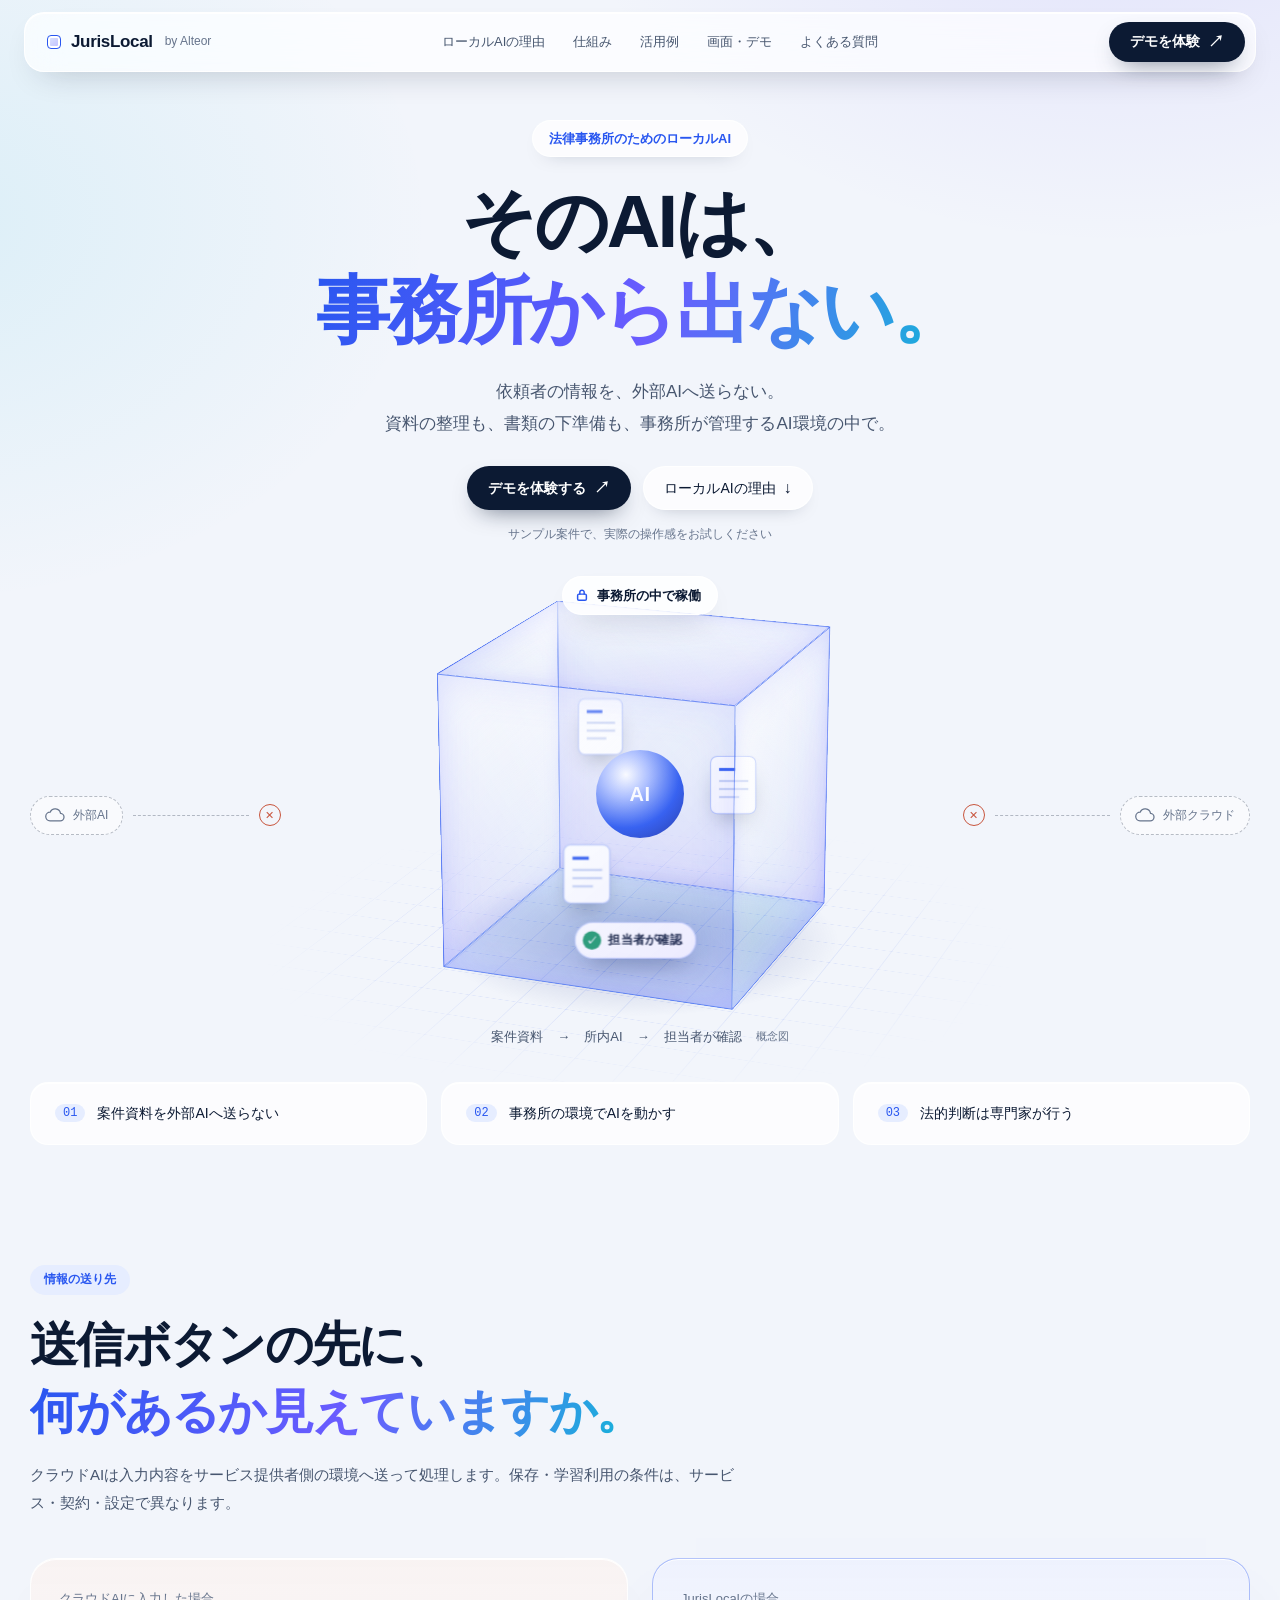
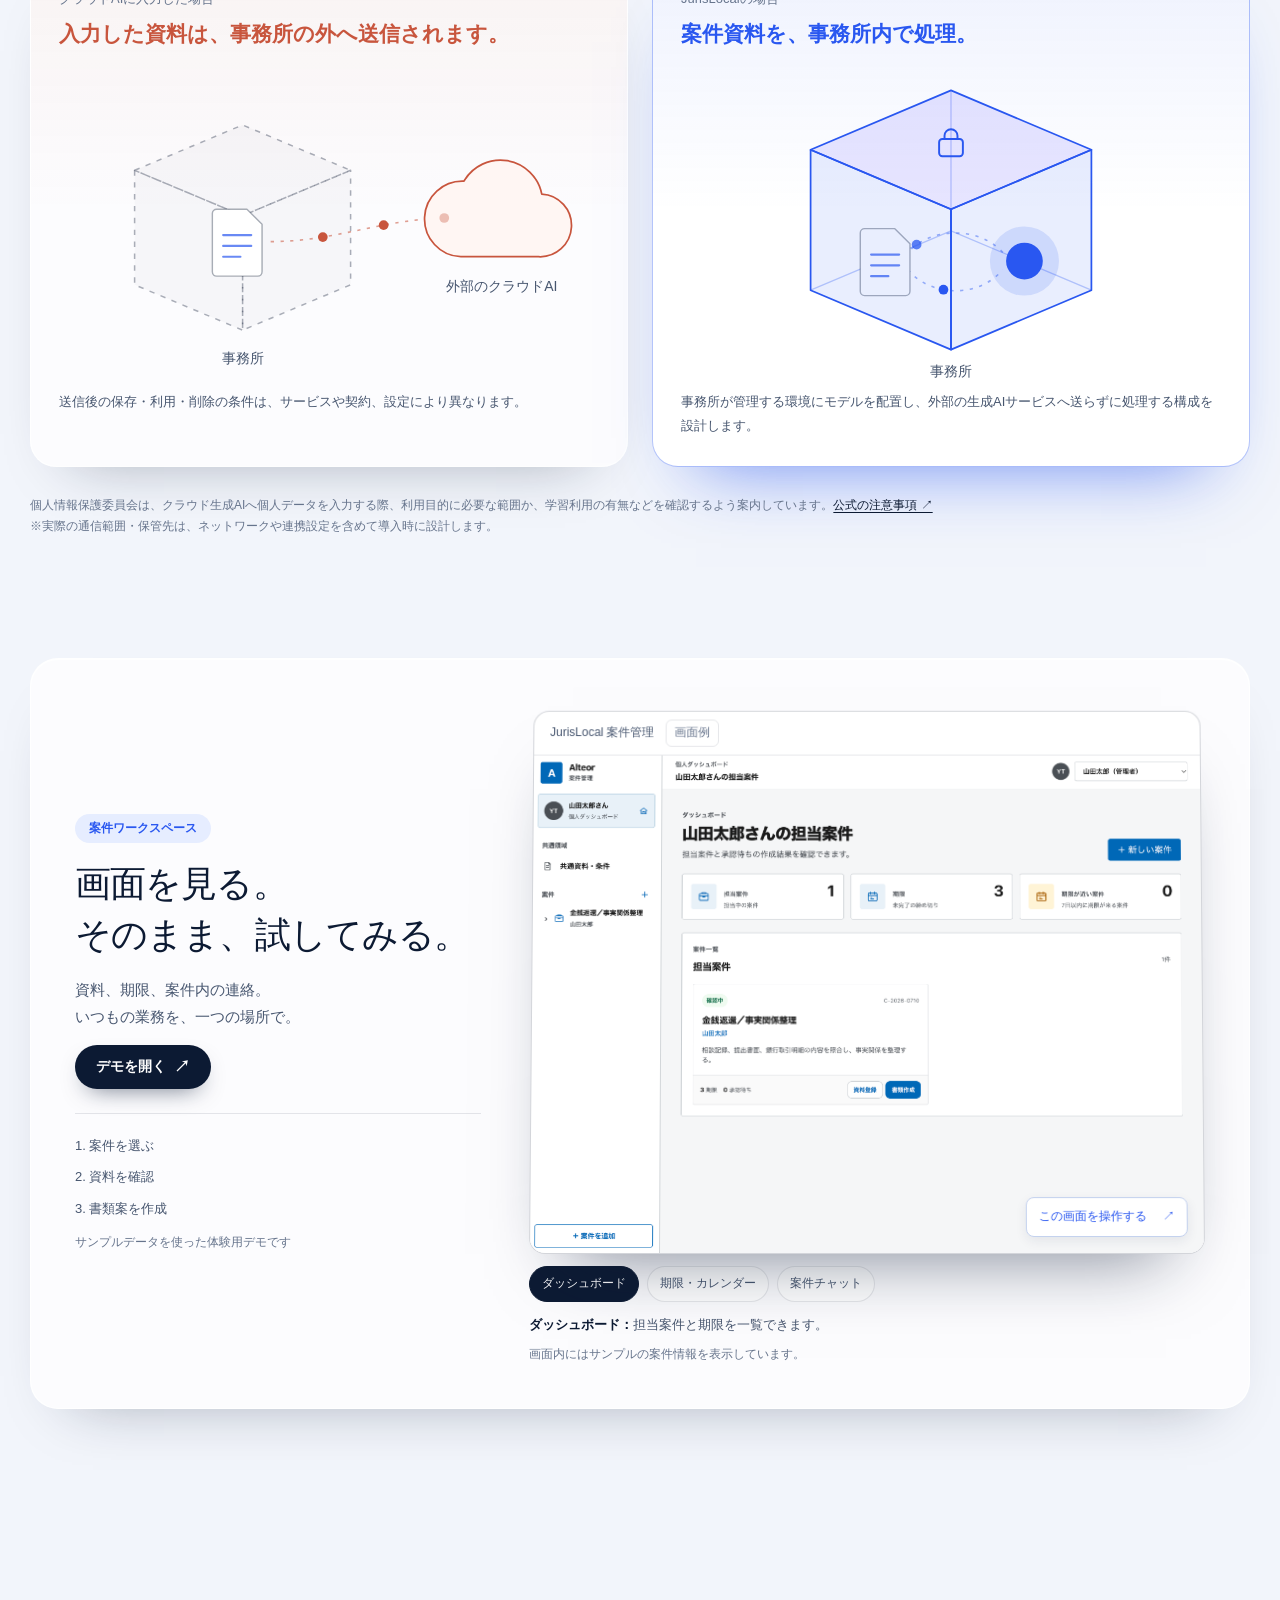
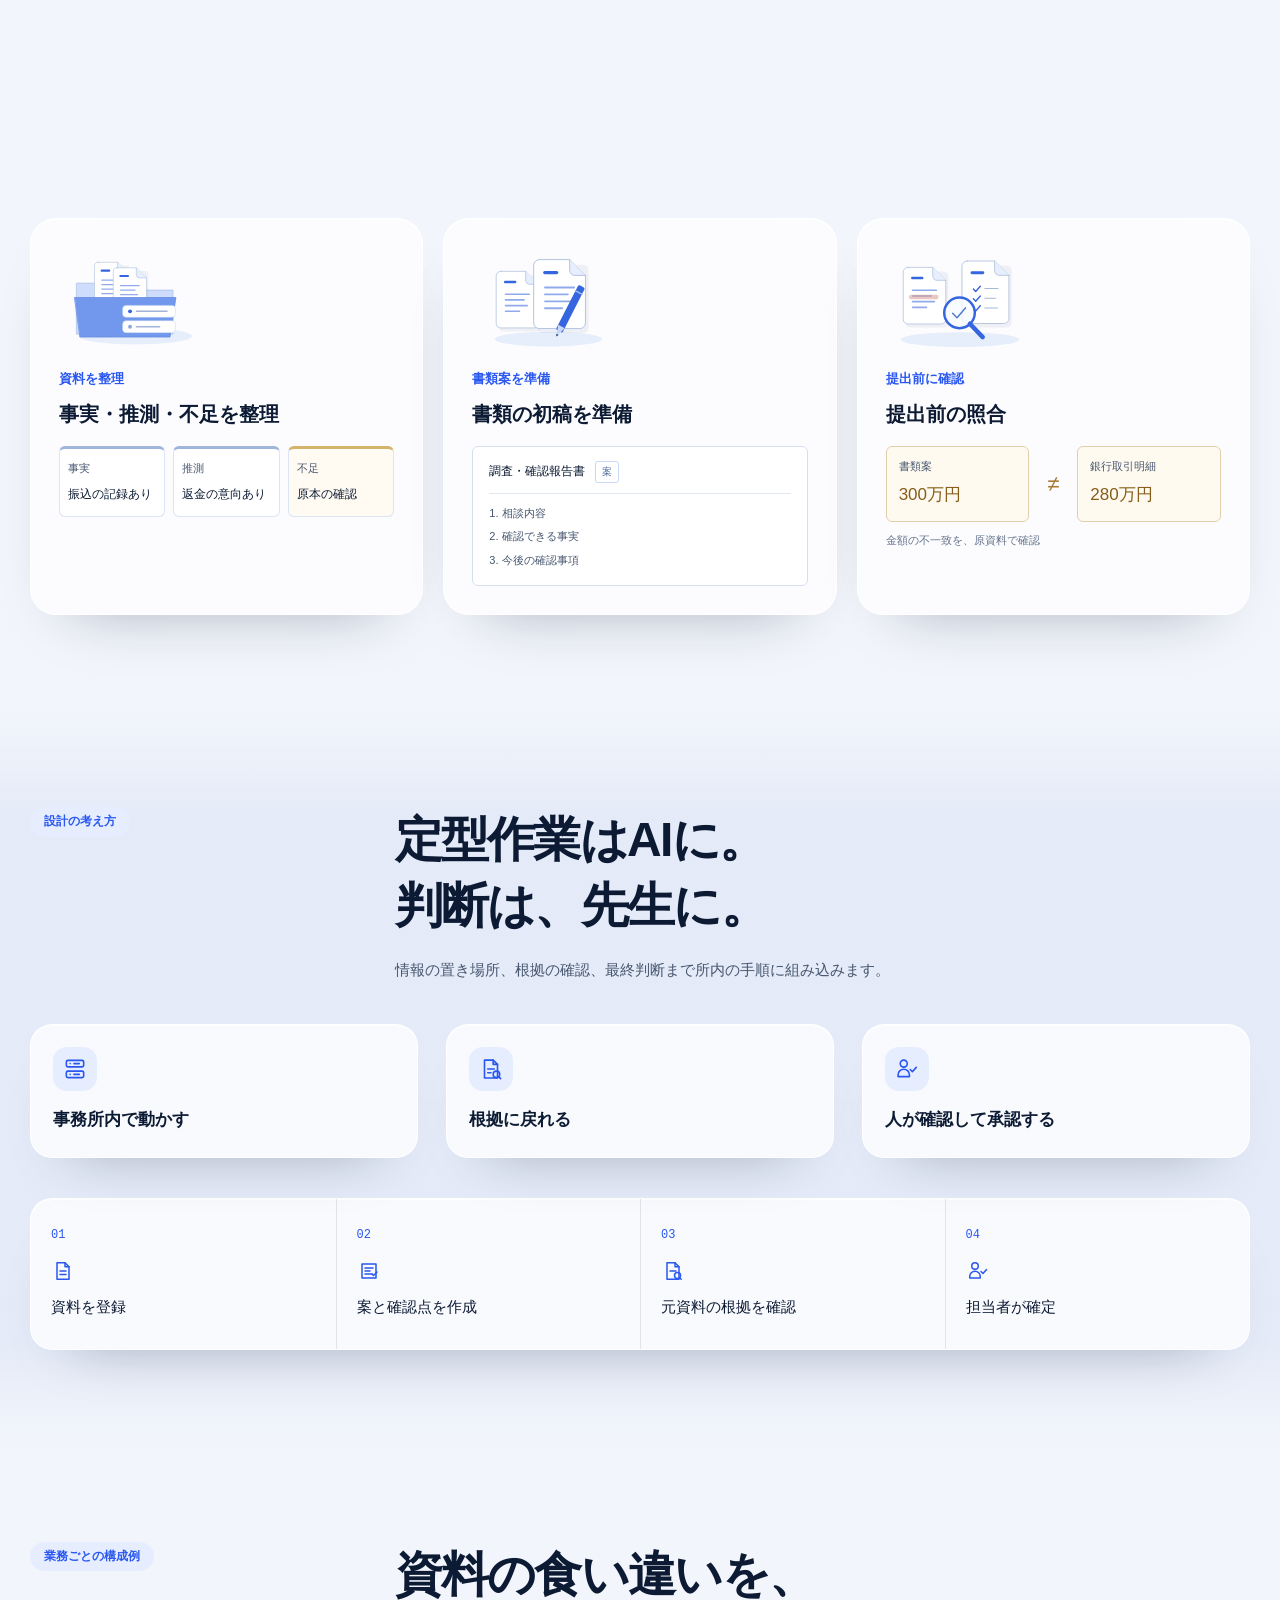
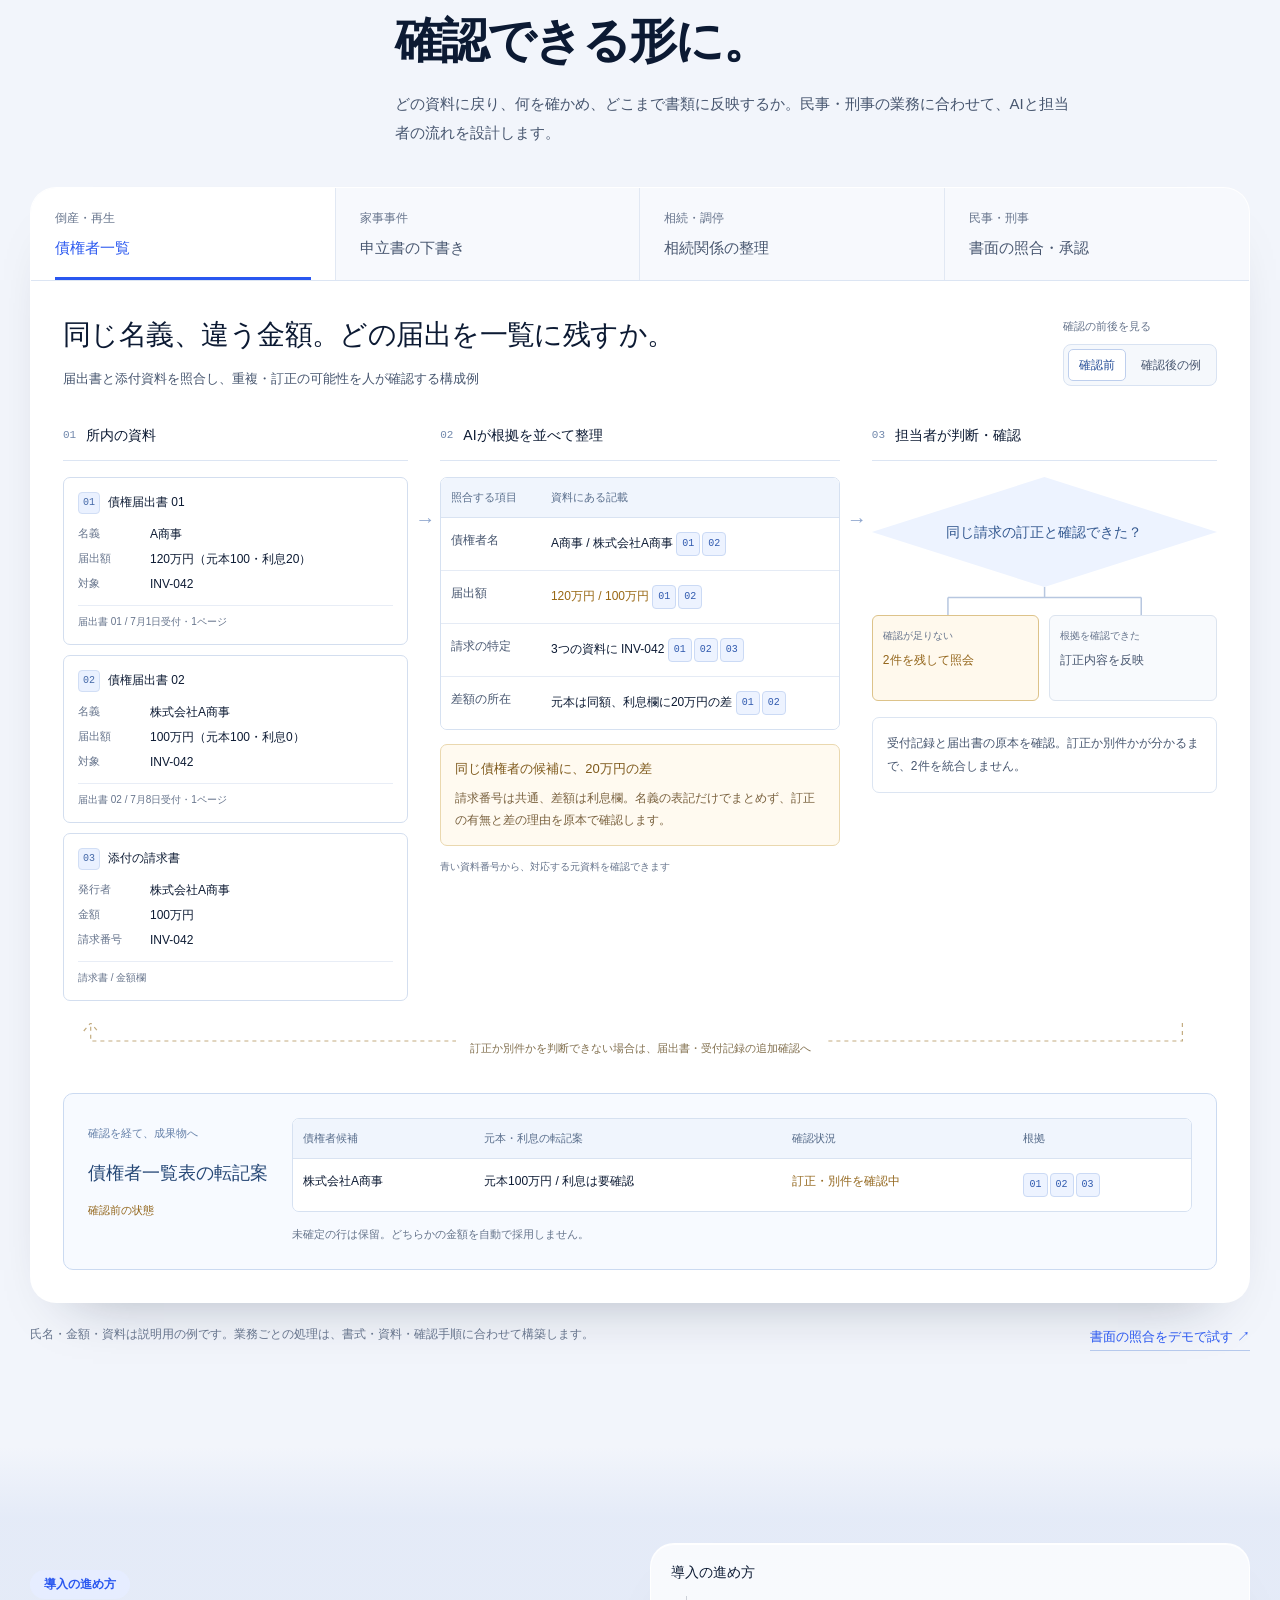
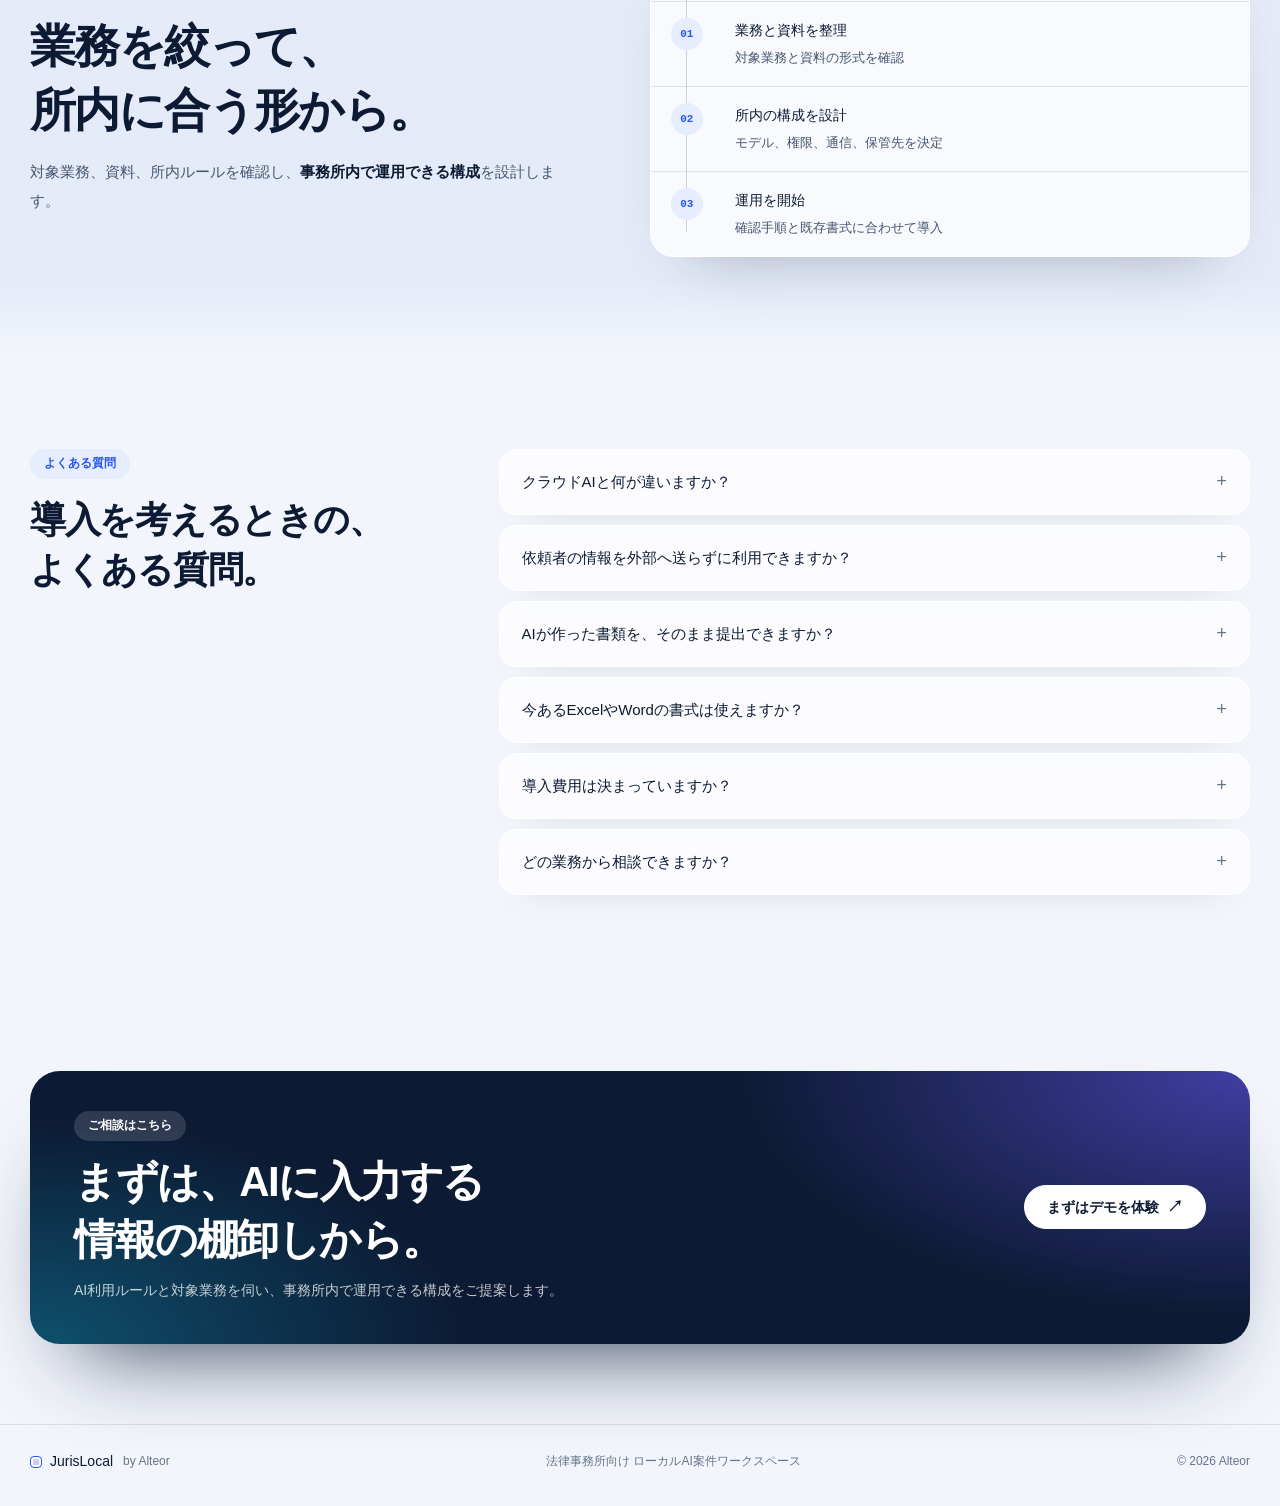
<file: plan-b.html>
<!doctype html>
<html lang="ja">
<head>
  <meta charset="utf-8">
  <meta name="viewport" content="width=device-width, initial-scale=1">
  <meta name="robots" content="noindex">
  <meta name="theme-color" content="#f2f5fb">
  <meta name="description" content="依頼者の情報を外部AIに預けない。JurisLocalは、法律事務所の業務に合わせたローカルAI環境と案件ワークスペースを構築します。">
  <title>JurisLocal | そのAIは、事務所から出ない。法律事務所のためのローカルAI</title>
  <!-- 案B「ガラスの箱」: 既存LPのスタイルを土台に、下の <style> で上書きしています -->
  <style>
:root {
  color-scheme: light;
  --paper: #f6f9ff;
  --surface: #ffffff;
  --raised: #eef3fc;
  --ink: #172c4c;
  --secondary: #506078;
  --muted: #66758a;
  --hairline: rgba(23, 44, 76, .12);
  --hairline-strong: rgba(23, 44, 76, .2);
  --accent: #315edb;
  --accent-soft: #e9f0ff;
  --local: #315edb;
  --local-soft: #e9f0ff;
  --sans: -apple-system, BlinkMacSystemFont, "Hiragino Sans", "Yu Gothic UI", "Yu Gothic", Meiryo, sans-serif;
  --mono: "SFMono-Regular", Consolas, "Liberation Mono", monospace;
  --content: 1220px;
}
*, *::before, *::after { box-sizing: border-box; }
html { scroll-behavior: smooth; scroll-padding-top: 88px; background: var(--paper); }
body { margin: 0; background: var(--paper); color: var(--ink); font-family: var(--sans); font-size: 16px; line-height: 1.8; letter-spacing: 0; line-break: strict; -webkit-font-smoothing: antialiased; }
a { color: inherit; text-decoration: none; }
button { font: inherit; }
.wrap { width: min(var(--content), calc(100% - 48px)); margin-inline: auto; }
.mono { font-family: var(--mono); }
.muted { color: var(--muted); }
:focus-visible { outline: 3px solid rgba(49, 94, 219, .4); outline-offset: 3px; }

.site-header { position: sticky; z-index: 20; top: 0; background: rgba(255, 255, 255, .96); }
.nav { width: min(1280px, calc(100% - 48px)); min-height: 72px; display: flex; align-items: center; justify-content: space-between; gap: 24px; margin-inline: auto; padding: 12px 0; border-bottom: 1px solid var(--hairline); }
.brand { display: inline-flex; align-items: center; gap: 10px; min-width: 0; white-space: nowrap; }
.brand-mark { width: 10px; height: 16px; display: inline-block; border-radius: 2px; background: var(--accent); }
.brand-name { font-size: 17px; font-weight: 600; letter-spacing: -.02em; }
.brand-by { margin-left: 2px; color: var(--muted); font-size: 12px; }
.nav-links { display: flex; align-items: center; justify-content: center; gap: clamp(16px, 2.2vw, 28px); }
.nav-links a { color: var(--secondary); font-size: 13px; transition: color .16s ease; }
.nav-links a:hover, .nav-links a:focus-visible { color: var(--ink); }
.nav-action, .button { min-height: 44px; display: inline-flex; align-items: center; justify-content: center; gap: 8px; padding: 0 16px; border: 1px solid var(--hairline-strong); border-radius: 8px; background: var(--surface); color: var(--ink); font-size: 14px; font-weight: 500; transition: color .16s ease, background-color .16s ease, border-color .16s ease; }
.nav-action { min-height: 40px; padding-inline: 16px; border-color: var(--accent); background: var(--accent); color: #fff; white-space: nowrap; }
.nav-action:hover, .hero-actions .button:first-child:hover { border-color: #254cb7; background: #254cb7; }
.button:hover, .button-quiet:hover { border-color: var(--hairline-strong); background: var(--raised); }
.arrow { display: inline-block; font-size: 16px; line-height: 1; }
.menu-toggle { display: none; width: 40px; height: 40px; align-items: center; justify-content: center; border: 1px solid var(--hairline-strong); border-radius: 8px; background: var(--surface); color: var(--ink); }

.hero { min-height: 640px; display: grid; grid-template-columns: minmax(0, .9fr) minmax(0, 1.1fr); align-items: center; gap: clamp(40px, 5vw, 68px); padding-block: 72px 80px; }
.hero-copy { position: relative; z-index: 1; }
.hero h1 { max-width: 600px; margin: 0; font-size: clamp(44px, 5vw, 66px); font-weight: 500; line-height: 1.28; letter-spacing: -.035em; }
.hero h1 .headline-line { display: block; white-space: nowrap; }
.hero h1 .headline-accent { color: var(--accent); }
.hero-kicker { margin: 0 0 20px; color: var(--accent); font-size: 14px; font-weight: 500; }
.hero-text { max-width: 460px; margin: 24px 0 0; color: var(--secondary); font-size: 17px; line-height: 1.9; }
.hero-actions { display: flex; flex-wrap: wrap; gap: 12px; margin-top: 28px; }
.hero-actions .button:first-child { border-color: var(--accent); background: var(--accent); color: #fff; font-weight: 600; }
.hero-actions .button.button-quiet { background: transparent; }
.diagram-icon { width: 18px; height: 18px; flex: none; fill: none; stroke: currentColor; stroke-width: 1.5; stroke-linecap: round; stroke-linejoin: round; }
.hero-route { display: grid; grid-template-columns: minmax(0, 1fr) auto minmax(0, 1fr) auto minmax(0, 1fr); align-items: center; gap: 8px; margin-top: 28px; padding-top: 20px; border-top: 1px solid var(--hairline); }
.hero-route-node { min-width: 0; display: flex; align-items: center; gap: 8px; color: var(--secondary); font-size: 12px; white-space: nowrap; }
.hero-route-node .diagram-icon { width: 20px; height: 20px; color: var(--accent); }
.hero-route-arrow { color: var(--muted); font-size: 16px; }
.hero-art { min-width: 0; position: relative; }
.poc-shell { position: relative; overflow: hidden; border: 1px solid var(--hairline-strong); border-radius: 12px; background: var(--surface); box-shadow: 0 8px 24px rgba(23, 44, 76, .07); transform: perspective(1400px) rotateX(2deg); transform-origin: center bottom; }
.poc-topbar { min-height: 44px; display: flex; align-items: center; justify-content: space-between; gap: 12px; padding: 8px 16px; border-bottom: 1px solid var(--hairline); color: var(--secondary); font-size: 12px; }
.poc-title { display: flex; align-items: center; gap: 12px; min-width: 0; }
.poc-tag { padding: 2px 8px; border: 1px solid var(--hairline); border-radius: 6px; color: var(--muted); font-size: 12px; white-space: nowrap; }
#poc-panel { display: grid; aspect-ratio: 2450 / 1832; place-items: center; overflow: hidden; background: #f5f6f7; }
.poc-image { width: 100%; height: 100%; display: block; object-fit: contain; background: #f5f6f7; }
.screen-tabs { display: flex; flex-wrap: wrap; align-items: center; gap: 8px; margin-top: 12px; }
.screen-tab { min-height: 36px; padding-inline: 12px; border: 1px solid var(--hairline); border-radius: 8px; background: var(--surface); color: var(--secondary); font-size: 12px; cursor: pointer; transition: background-color .16s ease, color .16s ease, border-color .16s ease; }
.screen-tab:hover { border-color: var(--hairline-strong); background: var(--raised); color: var(--ink); }
.screen-tab[aria-selected="true"] { border-color: var(--ink); background: var(--ink); color: #fff; }
.screen-caption { flex-basis: 100%; margin: 4px 0 0; color: var(--secondary); font-size: 13px; line-height: 1.7; }
.screen-caption strong { color: var(--ink); font-weight: 600; }
.poc-notice { margin: 8px 0 0; color: var(--muted); font-size: 12px; line-height: 1.7; }

.signal-strip { border-block: 1px solid var(--hairline); background: #ffffff; }
.signal-inner { min-height: 80px; display: grid; grid-template-columns: repeat(3, 1fr); align-items: center; }
.signal { display: flex; align-items: center; justify-content: center; gap: 12px; padding: 16px 12px; color: var(--secondary); font-size: 13px; }
.signal + .signal { border-left: 1px solid var(--hairline); }
.signal-index { color: var(--accent); font: 12px var(--mono); }
.section { padding-block: 96px; }
.section-head { display: grid; grid-template-columns: minmax(180px, .55fr) minmax(0, 1.45fr); gap: 40px; align-items: start; margin-bottom: 40px; }
.section-label { padding-top: 6px; color: var(--muted); font-size: 13px; }
.section h2 { margin: 0; font-size: clamp(34px, 3.8vw, 48px); font-weight: 500; line-height: 1.38; letter-spacing: -.03em; text-wrap: balance; }
.section-intro { max-width: 680px; margin: 16px 0 0; color: var(--secondary); font-size: 15px; line-height: 1.9; }

.task-grid { display: grid; grid-template-columns: 1fr; border-top: 1px solid var(--hairline-strong); }
.key-card { display: grid; grid-template-columns: 160px minmax(180px, .8fr) minmax(0, 1.4fr); align-items: center; gap: 24px; padding: 24px 0; border-bottom: 1px solid var(--hairline); }
.card-meta { margin-bottom: 8px; color: var(--muted); font-size: 13px; }
.key-card h3 { margin: 0; font-size: 18px; font-weight: 500; line-height: 1.55; }
.key-card p { margin: 0; color: var(--secondary); font-size: 14px; line-height: 1.85; }

.approach { background: var(--raised); border-block: 1px solid var(--hairline); }
.principles { display: grid; grid-template-columns: repeat(3, 1fr); gap: 28px; }
.principle { min-height: 0; padding: 20px 16px 0 0; border-top: 2px solid var(--hairline-strong); }
.principle-icon { width: 26px; height: 26px; display: block; margin-bottom: 16px; fill: none; stroke: var(--accent); stroke-width: 1.5; stroke-linecap: round; stroke-linejoin: round; }
.principle h3 { margin: 0; font-size: 17px; font-weight: 500; line-height: 1.5; }
.flow { display: grid; grid-template-columns: repeat(4, 1fr); margin-top: 40px; overflow: hidden; border: 1px solid var(--hairline-strong); border-radius: 12px; background: var(--surface); }
.flow-step { min-height: 150px; padding: 20px; }
.flow-step + .flow-step { border-left: 1px solid var(--hairline); }
.flow-step .num { color: var(--muted); font: 12px var(--mono); }
.flow-icon { width: 24px; height: 24px; display: block; margin-top: 12px; fill: none; stroke: var(--accent); stroke-width: 1.5; stroke-linecap: round; stroke-linejoin: round; }
.flow-step h3 { margin: 12px 0 0; font-size: 15px; font-weight: 500; line-height: 1.55; }

.deployment { padding-block: 96px; background: var(--raised); border-block: 1px solid var(--hairline); }
.deployment-layout { display: grid; grid-template-columns: minmax(0, .95fr) minmax(340px, 1.05fr); gap: clamp(40px, 6vw, 80px); align-items: center; }
.eyebrow { color: var(--muted); font-size: 13px; }
.deployment h2 { margin: 16px 0; font-size: clamp(34px, 3.8vw, 46px); font-weight: 500; line-height: 1.38; letter-spacing: -.03em; }
.deployment-copy { color: var(--secondary); font-size: 15px; line-height: 1.9; }
.deployment-copy strong { color: var(--ink); font-weight: 600; }
.deployment-steps { position: relative; overflow: hidden; border: 1px solid var(--hairline-strong); border-radius: 12px; background: var(--surface); }
.deployment-steps::before { position: absolute; top: 52px; bottom: 24px; left: 35px; width: 1px; background: var(--hairline-strong); content: ""; }
.deployment-head { padding: 16px 20px; border-bottom: 1px solid var(--hairline); color: var(--ink); font-size: 14px; font-weight: 500; }
.deployment-step { display: grid; grid-template-columns: 48px 1fr; gap: 16px; padding: 16px 20px; border-bottom: 1px solid var(--hairline); }
.deployment-step:last-child { border-bottom: 0; }
.deployment-step-label { position: relative; z-index: 1; width: 32px; height: 32px; display: grid; place-items: center; border: 1px solid var(--hairline-strong); border-radius: 50%; background: var(--surface); color: var(--accent); font: 11px var(--mono); }
.deployment-step h3 { margin: 0 0 4px; color: var(--ink); font-size: 14px; font-weight: 500; }
.deployment-step p { margin: 0; color: var(--secondary); font-size: 13px; line-height: 1.75; }

.risk-section { background: #ffffff; border-block: 1px solid var(--hairline); }
.risk-layout { display: block; }
.risk-copy { max-width: 720px; margin-bottom: 40px; }
.risk-layout h2 { margin: 12px 0 16px; font-size: clamp(34px, 3.8vw, 48px); font-weight: 500; line-height: 1.4; letter-spacing: -.03em; text-wrap: balance; }
.risk-layout h2 span { color: var(--accent); }
.risk-intro { margin: 0; color: var(--secondary); font-size: 15px; line-height: 1.9; }
.risk-cards { display: grid; grid-template-columns: repeat(2, minmax(0, 1fr)); gap: 24px; }
.risk-card { padding: 24px; border: 1px solid var(--hairline-strong); border-left: 4px solid var(--hairline-strong); border-radius: 10px; background: var(--surface); }
.risk-card.is-warning { border-left-color: #bd6051; background: #fffcfb; }
.risk-card.is-local { border-left-color: var(--accent); background: #f8faff; }
.risk-card-label { color: var(--muted); font-size: 13px; }
.risk-card h3 { margin: 8px 0; font-size: 19px; font-weight: 500; line-height: 1.5; text-wrap: balance; }
.risk-card.is-warning h3 { color: #ab5145; }
.risk-card.is-local h3 { color: var(--accent); }
.risk-card p { margin: 0; color: var(--secondary); font-size: 13px; line-height: 1.85; }
.boundary-illustration { width: 100%; height: auto; display: block; margin: 8px 0; aspect-ratio: 5 / 3; object-fit: contain; }
.risk-source { grid-column: 1 / -1; margin: 4px 0 0; color: var(--muted); font-size: 12px; line-height: 1.8; }
.risk-source a { color: var(--ink); text-decoration: underline; text-underline-offset: 3px; }

.faq-grid { display: grid; grid-template-columns: .7fr 1.3fr; gap: 64px; }
.faq-grid .section-label { margin-bottom: 12px; }
.faq-grid h2 { max-width: 360px; margin: 0; font-size: 36px; font-weight: 500; line-height: 1.4; letter-spacing: -.03em; }
.faq-list { border-top: 1px solid var(--hairline-strong); }
details.faq { border-bottom: 1px solid var(--hairline); }
details.faq summary { min-height: 64px; position: relative; display: flex; align-items: center; justify-content: space-between; gap: 18px; padding: 16px 0; color: var(--ink); font-size: 15px; cursor: pointer; list-style: none; }
details.faq summary::-webkit-details-marker { display: none; }
details.faq summary::after { color: var(--muted); content: "+"; font: 18px var(--mono); }
details.faq[open] summary::after { color: var(--accent); content: "−"; }
.faq-answer { max-width: 680px; margin: 0 28px 20px 0; color: var(--secondary); font-size: 14px; line-height: 1.85; }
.faq-answer strong { color: var(--ink); font-weight: 600; }

.consult { padding-block: 80px; border-top: 1px solid var(--hairline); }
.consult-panel { display: flex; align-items: center; justify-content: space-between; gap: 40px; padding: 40px 44px; border: 1px solid var(--hairline-strong); border-radius: 12px; background: var(--surface); }
.consult-copy { max-width: 680px; }
.consult h2 { margin: 12px 0 8px; font-size: clamp(30px, 3.6vw, 42px); font-weight: 500; line-height: 1.4; letter-spacing: -.03em; }
.consult p { margin: 0; color: var(--secondary); font-size: 14px; line-height: 1.85; }
.consult-action { flex: none; }
.consult-action .button { border-color: var(--ink); background: var(--ink); color: #fff; }
.consult-action .button:hover { border-color: #274163; background: #274163; }
.footer { padding: 24px 0 32px; border-top: 1px solid var(--hairline); color: var(--muted); font-size: 12px; }
.footer-inner { display: flex; align-items: center; justify-content: space-between; gap: 20px; }
.footer-brand { display: inline-flex; align-items: center; gap: 8px; color: var(--ink); font-size: 14px; font-weight: 500; }
.footer-brand .brand-mark { width: 8px; height: 12px; }
.footer-note { color: var(--muted); font-size: 12px; }

@media (max-width: 980px) {
  .hero { min-height: auto; grid-template-columns: 1fr; gap: 48px; padding-block: 72px 80px; }
  .hero-copy { max-width: 720px; }
  .hero-art { width: min(760px, 100%); margin-inline: auto; }
  .section-head { grid-template-columns: 1fr; gap: 12px; }
  .section-head .section-label { padding-top: 0; }
  .deployment-layout { grid-template-columns: 1fr; gap: 32px; }
  .deployment-copy { max-width: 680px; }
  .risk-layout { grid-template-columns: 1fr; gap: 32px; }
  .faq-grid { grid-template-columns: 1fr; gap: 28px; }
  .faq-grid h2 { max-width: 640px; }
}
@media (max-width: 700px) {
  html { scroll-padding-top: 72px; }
  .wrap { width: min(calc(100% - 32px), var(--content)); }
  .nav { width: calc(100% - 32px); min-height: 64px; gap: 12px; padding-block: 10px; }
  .brand { gap: 8px; }
  .brand-name { font-size: 16px; }
  .brand-by { font-size: 11px; }
  .menu-toggle { display: inline-flex; margin-left: auto; flex: none; }
  .nav-links { position: absolute; top: calc(100% + 4px); left: 16px; right: 16px; display: none; flex-direction: column; align-items: stretch; gap: 0; padding: 8px 16px; border: 1px solid var(--hairline-strong); border-radius: 10px; background: var(--surface); box-shadow: 0 8px 24px rgba(23, 44, 76, .08); }
  .nav-links.is-open { display: flex; }
  .nav-links a { padding: 12px 0; font-size: 14px; }
  .nav-links a + a { border-top: 1px solid var(--hairline); }
  .nav-action { min-height: 38px; padding-inline: 12px; font-size: 12px; }
  .hero { gap: 36px; padding-block: 56px 64px; }
  .hero h1 { font-size: clamp(30px, 8.3vw, 40px); line-height: 1.3; }
  .hero-text { margin-top: 20px; font-size: 15px; }
  .hero-actions { gap: 8px; margin-top: 24px; }
  .hero-actions .button { min-height: 42px; padding-inline: 12px; font-size: 13px; }
  .hero-route { gap: 4px; margin-top: 24px; padding-top: 16px; }
  .hero-route-node { align-items: flex-start; flex-direction: column; gap: 4px; font-size: 11px; }
  .hero-route-node .diagram-icon { width: 18px; height: 18px; }
  .hero-route-arrow { align-self: center; font-size: 14px; }
  .poc-shell { transform: perspective(1200px) rotateX(1.5deg); border-radius: 10px; }
  .poc-topbar { min-height: 40px; padding-inline: 12px; }
  .screen-tabs { gap: 6px; }
  .screen-tab { min-height: 36px; padding-inline: 10px; font-size: 11px; }
  .signal-inner { grid-template-columns: 1fr; padding-block: 8px; }
  .signal { justify-content: flex-start; padding: 10px 0; font-size: 13px; }
  .signal + .signal { border-left: 0; border-top: 1px solid var(--hairline); }
  .section { padding-block: 72px; }
  .section-head { margin-bottom: 28px; }
  .section h2 { font-size: clamp(30px, 8vw, 38px); }
  .section-intro { margin-top: 12px; font-size: 14px; }
  .key-card { grid-template-columns: 1fr; gap: 8px; padding-block: 20px; }
  .key-card h3 { font-size: 17px; }
  .key-card p { font-size: 14px; }
  .principles { grid-template-columns: 1fr; gap: 20px; }
  .principle { padding: 16px 0 0; }
  .principle-icon { margin-bottom: 10px; }
  .flow { grid-template-columns: 1fr; margin-top: 32px; }
  .flow-step { min-height: 0; display: grid; grid-template-columns: 28px 32px 1fr; align-items: center; gap: 8px 12px; padding: 16px 20px; }
  .flow-step + .flow-step { border-top: 1px solid var(--hairline); border-left: 0; }
  .flow-icon { margin: 0; }
  .flow-step h3 { margin: 0; }
  .deployment { padding-block: 72px; }
  .deployment-layout { gap: 24px; }
  .deployment h2 { font-size: 32px; }
  .deployment-steps::before { top: 52px; left: 31px; bottom: 20px; }
  .deployment-step { grid-template-columns: 28px 1fr; gap: 12px; padding: 14px 16px; }
  .deployment-step-label { width: 28px; height: 28px; }
  .risk-card { padding: 20px; }
  .risk-card h3 { font-size: 18px; }
  .route-map-outside { grid-template-columns: minmax(0, 1fr) 20px minmax(0, .9fr); gap: 5px; }
  .route-office { padding: 8px; }
  .route-node { gap: 5px; padding-inline: 5px; font-size: 11px; }
  .route-node .diagram-icon { width: 15px; height: 15px; }
  .route-scope { font-size: 10px; }
  .route-office-flow { gap: 5px; }
  .faq-grid { gap: 24px; }
  .faq-grid h2 { font-size: 32px; }
  details.faq summary { min-height: 60px; font-size: 14px; }
  .faq-answer { font-size: 13px; }
  .consult { padding-block: 56px; }
  .consult-panel { align-items: flex-start; flex-direction: column; gap: 24px; padding: 28px 24px; }
  .consult h2 { font-size: 30px; }
  .consult p { font-size: 13px; }
  .footer-inner { align-items: flex-start; flex-direction: column; gap: 12px; }
}
@media (prefers-reduced-motion: reduce) {
  *, *::before, *::after { scroll-behavior: auto !important; transition-duration: .01ms !important; }
}

.hero-small { margin: 16px 0 0; color: var(--muted); font-size: 12px; }
.hero-illustration { min-width: 0; margin: 0; padding: 24px 0 20px; border: 1px solid #d9e4f6; border-radius: 24px; background: #eef4ff; }
.hero-illustration img { width: 100%; height: auto; display: block; }
.scene-heading { display: flex; align-items: center; justify-content: center; gap: 8px; color: #536a8d; font-size: 12px; }
.scene-dot { width: 6px; height: 6px; border-radius: 50%; background: #4d7fd9; }
.hero-illustration figcaption { display: flex; justify-content: center; align-items: center; gap: 16px; color: #45618c; font-size: 12px; }
.demo-section { padding-block: 24px 96px; }
.demo-layout { display: grid; grid-template-columns: minmax(0, .75fr) minmax(0, 1.25fr); align-items: center; gap: 48px; padding: 44px; border: 1px solid #dde6f3; border-radius: 20px; background: #fff; }
.demo-copy h2 { margin: 16px 0; font-size: clamp(28px, 3vw, 36px); line-height: 1.4; letter-spacing: -.025em; font-weight: 500; }
.demo-copy > p { color: var(--secondary); font-size: 15px; }
.demo-button { border-color: var(--accent); background: var(--accent); color: #fff; }
.demo-button:hover { border-color: #254cb7; background: #254cb7; }
.demo-hints { display: grid; gap: 8px; margin-top: 24px; padding-top: 20px; border-top: 1px solid var(--hairline); color: var(--secondary); font-size: 13px; }
.demo-copy > .demo-note { margin-bottom: 0; color: var(--muted); font-size: 12px; }
.demo-preview { min-width: 0; }
.preview-link { position: relative; display: block; width: 100%; height: 100%; }
.preview-action { position: absolute; right: 16px; bottom: 16px; display: flex; align-items: center; gap: 16px; padding: 8px 12px; border: 1px solid #c3d1ee; border-radius: 8px; background: #fff; color: var(--accent); font-size: 12px; box-shadow: 0 4px 12px rgba(23,44,76,.08); }
.preview-link:hover .preview-action { background: #edf3ff; }
.task-illustration { width: 160px; height: 112px; object-fit: contain; }
@media (min-width: 701px) and (max-width: 980px) {
  .nav-links { gap: 12px; }
  .nav-links a { font-size: 12px; }
  .brand-by { display: none; }
  .nav-action { font-size: 12px; padding-inline: 12px; }
}
@media (max-width: 980px) {
  .hero { grid-template-columns: minmax(0, 1fr) minmax(0, 1fr); gap: 32px; }
  .hero h1 { font-size: clamp(36px, 5vw, 48px); }
  .hero-text { font-size: 15px; }
  .demo-layout { gap: 28px; padding: 32px; }
  .demo-copy h2 { font-size: 28px; }
  .key-card { grid-template-columns: 120px minmax(140px, .75fr) minmax(0, 1.25fr); gap: 20px; }
  .task-illustration { width: 120px; height: 90px; }
}
@media (max-width: 700px) {
  .hero { grid-template-columns: 1fr; padding-block: 48px 56px; }
  .hero h1 { font-size: clamp(38px, 10vw, 54px); }
  .hero-kicker { margin-bottom: 16px; font-size: 13px; }
  .hero-illustration { width: 100%; max-width: 500px; margin-inline: auto; border-radius: 20px; }
  .hero-illustration figcaption { gap: 12px; font-size: 11px; }
  .demo-section { padding-block: 0 64px; }
  .demo-layout { grid-template-columns: 1fr; gap: 28px; padding: 24px; border-radius: 16px; }
  .demo-copy h2 { font-size: 30px; }
  .demo-hints { display: flex; flex-wrap: wrap; gap: 8px 16px; margin-top: 20px; padding-top: 16px; font-size: 12px; }
  .screen-tab { padding-inline: 8px; }
  .risk-copy { margin-bottom: 28px; }
  .risk-cards { grid-template-columns: 1fr; gap: 16px; }
  .boundary-illustration { max-height: 240px; }
  .key-card { grid-template-columns: 100px minmax(0, 1fr); gap: 12px; }
  .task-illustration { width: 100px; height: 80px; }
}
.task-example { min-width: 0; color: var(--ink); font-size: 12px; }
.sorting-example { display: grid; grid-template-columns: repeat(3, minmax(0, 1fr)); gap: 8px; }
.sorting-group { padding: 12px; border: 1px solid #dce5f4; border-top: 3px solid #9fb5dc; border-radius: 6px; background: #fff; }
.sorting-group > span { display: block; margin-bottom: 6px; color: var(--secondary); font-size: 11px; }
.sorting-group strong { font-size: 12px; font-weight: 500; line-height: 1.6; }
.sorting-missing { border-top-color: #d5b36b; background: #fffbf2; }
.draft-example { padding: 14px 16px; border: 1px solid #d4e0f2; border-radius: 6px; background: #fff; }
.draft-example-title { display: flex; align-items: center; gap: 10px; padding-bottom: 10px; border-bottom: 1px solid #e0e8f4; font-weight: 500; }
.draft-example-title > span { padding: 1px 6px; border: 1px solid #c8d8f7; border-radius: 3px; color: #526d9c; font-size: 10px; }
.draft-example-sections { display: grid; gap: 4px; margin-top: 10px; color: var(--secondary); font-size: 11px; }
.comparison-example { display: grid; grid-template-columns: minmax(0, 1fr) 32px minmax(0, 1fr); align-items: center; gap: 8px; }
.comparison-example > div { padding: 10px 12px; border: 1px solid #e0cfad; border-radius: 6px; background: #fffaf0; }
.comparison-example > div > span { display: block; margin-bottom: 4px; color: var(--secondary); font-size: 11px; }
.comparison-example strong { color: #865c19; font-size: 17px; font-weight: 500; font-variant-numeric: tabular-nums; }
.comparison-sign { color: #a77b32; font-size: 22px; text-align: center; }
.comparison-example > p { grid-column: 1 / -1; margin: 0; color: var(--muted); font-size: 11px; }
@media (max-width: 700px) {
  .task-example { grid-column: 1 / -1; }
  .sorting-group { padding: 10px 8px; }
  .sorting-group strong { font-size: 11px; }
}
  
  </style>
  <link rel="stylesheet" href="workflows.css">
  <style>
/* ==========================================================================
   案B「ガラスの箱」 — 明るく透明。中は見えるが、外へは出ない。
   ========================================================================== */
:root {
  --paper: #f2f5fb;
  --surface: #ffffff;
  --raised: #e9eef8;
  --ink: #0c1a33;
  --secondary: #47566f;
  --muted: #66748c;
  --hairline: rgba(12, 26, 51, .1);
  --hairline-strong: rgba(12, 26, 51, .18);
  --accent: #2957f0;
  --accent-soft: #e6edff;
  --local: #2957f0;
  --local-soft: #e6edff;
  --warn: #c8553d;
  --iris: linear-gradient(110deg, #2957f0 0%, #6b5cff 52%, #13b6d8 100%);
  --glass: rgba(255, 255, 255, .72);
  --glass-edge: rgba(255, 255, 255, .95);
  --glass-shadow: inset 0 1px 0 rgba(255, 255, 255, .9), 0 30px 60px -42px rgba(12, 26, 51, .4);
}
html { background: var(--paper); }
body { background: radial-gradient(900px 620px at 88% -140px, rgba(107, 92, 255, .13), transparent 62%), radial-gradient(820px 620px at -6% 220px, rgba(19, 182, 216, .1), transparent 62%), var(--paper); background-repeat: no-repeat; }

/* --- header：浮いたガラスのバー --- */
.site-header { padding-top: 12px; background: transparent; pointer-events: none; }
.nav { min-height: 60px; padding: 8px 10px 8px 22px; border: 1px solid var(--glass-edge); border-radius: 20px; background: rgba(255, 255, 255, .7); box-shadow: inset 0 1px 0 #fff, 0 14px 34px -18px rgba(12, 26, 51, .3); -webkit-backdrop-filter: blur(18px) saturate(160%); backdrop-filter: blur(18px) saturate(160%); pointer-events: auto; }
.brand-mark { width: 14px; height: 14px; border: 1.5px solid var(--accent); border-radius: 4px; background: linear-gradient(135deg, rgba(41, 87, 240, .12), rgba(107, 92, 255, .4)); box-shadow: inset 0 0 0 2px #fff; }
.footer-brand .brand-mark { width: 12px; height: 12px; }
.nav-action, .button { border-radius: 999px; }
.nav-action, .hero-actions .button:first-child, .demo-button { padding-inline: 20px; border-color: transparent; background: var(--ink); color: #fff; font-weight: 600; box-shadow: 0 10px 24px -12px rgba(12, 26, 51, .7); transition: background-color .16s ease, transform .16s ease, box-shadow .16s ease; }
.nav-action:hover, .hero-actions .button:first-child:hover, .demo-button:hover { border-color: transparent; background: var(--accent); transform: translateY(-1px); box-shadow: 0 14px 28px -12px rgba(41, 87, 240, .8); }
.hero-actions .button.button-quiet { padding-inline: 20px; border-color: var(--glass-edge); background: var(--glass); box-shadow: 0 8px 20px -14px rgba(12, 26, 51, .4); }
.button:hover, .button-quiet:hover, .hero-actions .button.button-quiet:hover { border-color: rgba(41, 87, 240, .4); background: #fff; }

/* --- hero --- */
.b-hero { position: relative; overflow: hidden; }
.b-hero-inner { padding-top: 48px; text-align: center; }
.b-kicker { display: inline-flex; align-items: center; gap: 8px; margin: 0 0 20px; padding: 6px 16px; border: 1px solid var(--glass-edge); border-radius: 999px; background: var(--glass); box-shadow: 0 8px 20px -14px rgba(12, 26, 51, .35); color: var(--accent); font-size: 13px; font-weight: 600; }
.b-hero h1 { margin: 0; font-size: clamp(44px, 5.8vw, 82px); font-weight: 600; line-height: 1.2; letter-spacing: -.04em; }
.b-iris { background: var(--iris); -webkit-background-clip: text; background-clip: text; color: transparent; }
.b-lead { max-width: 640px; margin: 20px auto 0; color: var(--secondary); font-size: 17px; line-height: 1.9; }
.b-hero .hero-actions { justify-content: center; margin-top: 26px; }
.b-hero .hero-small { margin-top: 14px; }

/* ガラスの箱（CSS 3D） */
.vault-stage { position: relative; height: 540px; margin-top: -4px; }
.vault-scene { position: absolute; inset: 0; display: grid; place-items: center; padding-bottom: 36px; perspective: 2600px; perspective-origin: 50% 26%; }
.vault { --s: 300px; --h: calc(var(--s) / 2); position: relative; width: var(--s); height: var(--s); transform: rotateX(var(--rx, -19deg)) rotateY(var(--ry, -34deg)); transform-style: preserve-3d; }
.vault > * { position: absolute; }
.face, .lid { inset: 0; border: 1.5px solid rgba(41, 87, 240, .6); background: linear-gradient(135deg, rgba(255, 255, 255, .55), rgba(190, 206, 255, .1) 52%, rgba(107, 92, 255, .16)); box-shadow: inset 0 0 44px rgba(107, 120, 255, .16); }
.face--front { transform: translateZ(var(--h)); }
.face--back { transform: rotateY(180deg) translateZ(var(--h)); }
.face--right { transform: rotateY(90deg) translateZ(var(--h)); }
.face--left { transform: rotateY(-90deg) translateZ(var(--h)); }
.face--bottom { transform: rotateX(-90deg) translateZ(var(--h)); background: linear-gradient(135deg, rgba(41, 87, 240, .16), rgba(19, 182, 216, .12)); }
.face--top { transform: rotateX(90deg) translateZ(var(--h)); border: 0; background: none; box-shadow: none; transform-style: preserve-3d; }
.lid { position: absolute; transform-origin: 50% 0; animation: b-lid 1.6s cubic-bezier(.3, .9, .3, 1) .7s both; }
.face--front::after, .face--right::after { position: absolute; top: 50%; left: 50%; width: 22px; height: 22px; margin: -11px; border: 2px solid rgba(41, 87, 240, .95); border-radius: 50%; opacity: 0; content: ""; animation: b-ripple 5s ease-out infinite; }
.face--right::after { animation-delay: -2.5s; }
.vault-floor { top: 50%; left: 50%; width: 1000px; height: 1000px; margin: -500px; transform: translateY(calc(var(--h) + 2px)) rotateX(90deg); background: linear-gradient(rgba(41, 87, 240, .16) 1px, transparent 1px) 0 0 / 50px 50px, linear-gradient(90deg, rgba(41, 87, 240, .16) 1px, transparent 1px) 0 0 / 50px 50px; -webkit-mask-image: radial-gradient(closest-side, #000 18%, transparent 76%); mask-image: radial-gradient(closest-side, #000 18%, transparent 76%); }
.vault-shadow { top: 50%; left: 50%; width: 560px; height: 560px; margin: -280px; transform: translateY(calc(var(--h) + 3px)) rotateX(90deg); background: radial-gradient(closest-side, rgba(22, 44, 130, .3), transparent 72%); }
.bb { top: 50%; left: 50%; transform: translate(-50%, -50%) translate3d(var(--x, 0px), var(--y, 0px), var(--z, 0px)) rotateY(calc(var(--ry, -34deg) * -1)) rotateX(calc(var(--rx, -19deg) * -1)); }
.vault-core { width: 88px; height: 88px; display: grid; place-items: center; border-radius: 50%; background: radial-gradient(circle at 34% 28%, #ffffff, #a9bcff 26%, #2957f0 62%, #1b2f9d); color: #fff; font-size: 20px; font-weight: 700; letter-spacing: .02em; animation: b-core 3.2s ease-in-out infinite; }
.vault-doc { width: 46px; height: 58px; border: 1px solid rgba(41, 87, 240, .35); border-radius: 7px; background: linear-gradient(#2957f0, #2957f0) 8px 11px / 16px 3px no-repeat, linear-gradient(#c5d1f3, #c5d1f3) 8px 23px / 29px 2px no-repeat, linear-gradient(#c5d1f3, #c5d1f3) 8px 31px / 29px 2px no-repeat, linear-gradient(#c5d1f3, #c5d1f3) 8px 39px / 20px 2px no-repeat, #fff; box-shadow: 0 12px 24px -10px rgba(12, 26, 51, .45); }
.vault-check { display: inline-flex; align-items: center; gap: 7px; padding: 6px 13px 6px 7px; border: 1px solid rgba(41, 87, 240, .22); border-radius: 999px; background: #fff; box-shadow: 0 12px 24px -12px rgba(12, 26, 51, .5); color: var(--ink); font-size: 12px; font-weight: 600; white-space: nowrap; }
.vault-check i { width: 18px; height: 18px; display: grid; place-items: center; border-radius: 50%; background: #1f9d6b; color: #fff; font-size: 11px; font-style: normal; }
.vault-probe { top: 50%; left: 50%; width: 9px; height: 9px; margin: -4.5px; border-radius: 50%; background: var(--accent); box-shadow: 0 0 12px 3px rgba(80, 110, 255, .8); opacity: 0; animation: b-probe-z 5s cubic-bezier(.4, 0, .6, 1) infinite; }
.vault-probe--r { transform: rotateY(90deg); animation-name: b-probe-x; animation-delay: -2.5s; }
.vault-badge { position: absolute; top: 34px; left: 50%; z-index: 2; display: inline-flex; align-items: center; gap: 8px; padding: 7px 16px 7px 12px; transform: translateX(-50%); border: 1px solid var(--glass-edge); border-radius: 999px; background: rgba(255, 255, 255, .86); box-shadow: 0 14px 30px -16px rgba(12, 26, 51, .45); color: var(--ink); font-size: 13px; font-weight: 600; white-space: nowrap; animation: b-badge .7s cubic-bezier(.2, .8, .2, 1) 2.1s both; }
.vault-badge svg { width: 14px; height: 14px; fill: none; stroke: var(--accent); stroke-width: 1.7; stroke-linecap: round; stroke-linejoin: round; }
.vault-out { position: absolute; top: 47%; display: flex; align-items: center; gap: 10px; color: var(--muted); font-size: 12px; white-space: nowrap; }
.vault-out--l { left: 0; }
.vault-out--r { right: 0; flex-direction: row-reverse; }
.vault-out-chip { display: inline-flex; align-items: center; gap: 8px; padding: 8px 14px; border: 1px dashed rgba(12, 26, 51, .28); border-radius: 999px; background: rgba(255, 255, 255, .5); }
.vault-out-chip svg { width: 20px; height: 14px; fill: none; stroke: currentColor; stroke-width: 1.5; stroke-linejoin: round; }
.vault-out-line { width: clamp(40px, 9vw, 150px); height: 0; border-top: 1.5px dashed rgba(12, 26, 51, .28); }
.vault-out-x { width: 22px; height: 22px; display: grid; place-items: center; border: 1.5px solid var(--warn); border-radius: 50%; color: var(--warn); font-size: 11px; line-height: 1; }
.vault-caption { position: absolute; right: 0; bottom: 20px; left: 0; display: flex; align-items: center; justify-content: center; gap: 14px; color: var(--secondary); font-size: 13px; }
.vault-caption small { color: var(--muted); font-size: 11px; }

/* --- signal strip：3枚のガラス板 --- */
.signal-strip { border: 0; background: transparent; }
.signal-inner { gap: 14px; padding-block: 0 24px; }
.signal { justify-content: flex-start; padding: 18px 24px; border: 1px solid var(--glass-edge); border-radius: 18px; background: var(--glass); box-shadow: var(--glass-shadow); color: var(--ink); font-size: 14px; font-weight: 500; }
.signal + .signal { border: 1px solid var(--glass-edge); }
.signal-index { padding: 2px 8px; border-radius: 999px; background: var(--accent-soft); color: var(--accent); }

/* --- section headings --- */
.section-label, .eyebrow { width: fit-content; align-self: start; justify-self: start; padding: 4px 14px; border-radius: 999px; background: var(--accent-soft); color: var(--accent); font-size: 12px; font-weight: 600; }
.section h2, .deployment h2, .faq-grid h2, .consult h2 { font-weight: 600; letter-spacing: -.035em; }
.faq-grid .section-label { margin-bottom: 16px; }

/* --- 情報の送り先 --- */
.risk-section { border-block: 0; background: transparent; }
.risk-layout h2 { margin-top: 16px; }
.risk-layout h2 span { background: var(--iris); -webkit-background-clip: text; background-clip: text; color: transparent; }
.risk-card { padding: 28px; border: 1px solid var(--glass-edge); border-radius: 26px; background: var(--glass); box-shadow: var(--glass-shadow); }
.risk-card.is-warning { border-color: var(--glass-edge); background: linear-gradient(180deg, rgba(200, 85, 61, .06), transparent 50%), var(--glass); }
.risk-card.is-local { border-color: rgba(41, 87, 240, .35); background: linear-gradient(180deg, rgba(41, 87, 240, .08), transparent 50%), #fff; box-shadow: inset 0 1px 0 #fff, 0 40px 70px -44px rgba(41, 87, 240, .7); }
.risk-card.is-warning h3 { color: var(--warn); }
.risk-card h3 { font-size: 21px; font-weight: 600; }
.b-diagram { width: 100%; height: auto; display: block; margin: 8px 0; aspect-ratio: 5 / 3; }
.b-diagram text { fill: var(--secondary); font-family: var(--sans); font-size: 13px; }
.b-diagram .dg-open { fill: rgba(12, 26, 51, .025); stroke: rgba(12, 26, 51, .34); stroke-width: 1.4; stroke-dasharray: 5 6; stroke-linejoin: round; }
.b-diagram .dg-glass { fill: rgba(41, 87, 240, .1); stroke: var(--accent); stroke-width: 1.6; stroke-linejoin: round; }
.b-diagram .dg-glass--top { fill: rgba(107, 92, 255, .16); }
.b-diagram .dg-hidden { fill: none; stroke: rgba(41, 87, 240, .3); stroke-width: 1.2; }
.b-diagram .dg-doc { fill: #fff; stroke: rgba(12, 26, 51, .35); stroke-width: 1.3; stroke-linejoin: round; }
.b-diagram .dg-doc-line { fill: none; stroke: var(--accent); stroke-width: 2; stroke-linecap: round; opacity: .7; }
.b-diagram .dg-route-warn { fill: none; stroke: rgba(200, 85, 61, .55); stroke-width: 1.5; stroke-dasharray: 3 6; }
.b-diagram .dg-route-local { fill: none; stroke: rgba(41, 87, 240, .45); stroke-width: 1.5; stroke-dasharray: 3 6; }
.b-diagram .dg-cloud { fill: #fff6f3; stroke: var(--warn); stroke-width: 1.6; stroke-linejoin: round; }
.b-diagram .dg-dot-warn { fill: var(--warn); }
.b-diagram .dg-dot-local { fill: var(--accent); }
.b-diagram .dg-core-halo { fill: rgba(41, 87, 240, .14); }
.b-diagram .dg-lock { fill: none; stroke: var(--accent); stroke-width: 1.8; stroke-linecap: round; stroke-linejoin: round; }

/* --- demo --- */
.demo-layout { border-color: var(--glass-edge); border-radius: 28px; background: var(--glass); box-shadow: var(--glass-shadow); }
.demo-copy .section-label { margin-bottom: 4px; }
.poc-shell { border-radius: 16px; box-shadow: 0 40px 70px -40px rgba(12, 26, 51, .55); }
.screen-tab { border-radius: 999px; }

/* --- 日々の案件業務：3枚のカード --- */
.card-meta { color: var(--accent); font-weight: 600; }
@media (min-width: 1181px) {
  .task-grid { grid-template-columns: repeat(3, minmax(0, 1fr)); gap: 20px; border-top: 0; }
  .key-card { grid-template-columns: minmax(0, 1fr); align-content: start; gap: 16px; padding: 28px; border: 1px solid var(--glass-edge); border-radius: 26px; background: var(--glass); box-shadow: var(--glass-shadow); transition: transform .25s ease, box-shadow .25s ease; }
  .key-card:hover { transform: translateY(-4px); box-shadow: inset 0 1px 0 #fff, 0 40px 70px -40px rgba(41, 87, 240, .55); }
  .key-card .task-illustration { width: 148px; height: 104px; }
  .key-card h3 { font-size: 20px; font-weight: 600; }
  .key-card .sorting-group { padding: 10px 8px; }
  .key-card .sorting-group strong { font-size: 11.5px; }
}

/* --- 設計の考え方 / 導入 --- */
.approach, .deployment { border-block: 0; background: linear-gradient(180deg, transparent, rgba(226, 233, 247, .85) 14%, rgba(226, 233, 247, .85) 86%, transparent); }
.principle { padding: 22px 22px 24px; border: 1px solid var(--glass-edge); border-radius: 22px; background: var(--glass); box-shadow: var(--glass-shadow); }
.principle-icon { width: 44px; height: 44px; padding: 9px; border-radius: 14px; background: var(--accent-soft); }
.principle h3 { font-weight: 600; }
.flow { border-color: var(--glass-edge); border-radius: 22px; background: var(--glass); box-shadow: var(--glass-shadow); }
.flow-step .num { color: var(--accent); }
.deployment-steps { border-color: var(--glass-edge); border-radius: 24px; background: var(--glass); box-shadow: var(--glass-shadow); }
.deployment-step-label { border-color: transparent; background: var(--accent-soft); font-weight: 600; }

/* --- 業務ごとの構成例 --- */
.workflow-board { border-color: var(--glass-edge); border-radius: 26px; box-shadow: var(--glass-shadow); }

/* --- faq --- */
.faq-list { display: grid; gap: 10px; border-top: 0; }
details.faq { padding-inline: 22px; border: 1px solid var(--glass-edge); border-radius: 18px; background: var(--glass); box-shadow: 0 16px 34px -30px rgba(12, 26, 51, .5); transition: background-color .2s ease; }
details.faq[open] { background: #fff; }
details.faq summary { font-weight: 500; }

/* --- consult：最後だけ濃色 --- */
.consult { border-top: 0; }
.consult-panel { position: relative; overflow: hidden; border: 0; border-radius: 30px; background: radial-gradient(70% 150% at 100% 0%, rgba(107, 92, 255, .55), transparent 60%), radial-gradient(60% 140% at 0% 100%, rgba(19, 182, 216, .35), transparent 60%), #0c1a33; box-shadow: 0 50px 90px -50px rgba(12, 26, 51, .9); }
.consult-panel .eyebrow { background: rgba(255, 255, 255, .14); color: #fff; }
.consult h2 { color: #fff; }
.consult p { color: rgba(255, 255, 255, .76); }
.consult-action .button { padding-inline: 22px; border-color: #fff; background: #fff; color: var(--ink); font-weight: 600; }
.consult-action .button:hover { border-color: #fff; background: #e6edff; }

/* --- 見出しの改行位置・小さな画面での文字サイズ --- */
.nb { display: inline-block; }
.brand-mark { flex: none; }
@media (min-width: 981px) { .faq-grid h2 { max-width: 400px; } }
@media (max-width: 700px) {
  .risk-layout h2 { font-size: clamp(24px, 6.8vw, 38px); }
  .demo-copy h2 { font-size: clamp(24px, 7vw, 30px); }
}

/* --- motion --- */
@keyframes b-lid { from { transform: rotateX(104deg); } to { transform: rotateX(0deg); } }
@keyframes b-core { 0%, 100% { box-shadow: 0 0 0 10px rgba(41, 87, 240, .1), 0 0 0 24px rgba(41, 87, 240, .05), 0 0 60px 10px rgba(80, 110, 255, .5); } 50% { box-shadow: 0 0 0 14px rgba(41, 87, 240, .12), 0 0 0 34px rgba(41, 87, 240, .04), 0 0 80px 16px rgba(80, 110, 255, .62); } }
@keyframes b-probe-z { 0%, 10% { transform: translateZ(0); opacity: 0; } 16% { opacity: 1; } 46% { transform: translateZ(calc(var(--h) - 8px)); opacity: 1; } 78% { transform: translateZ(0); opacity: .9; } 84%, 100% { transform: translateZ(0); opacity: 0; } }
@keyframes b-probe-x { 0%, 10% { transform: translateX(0) rotateY(90deg); opacity: 0; } 16% { opacity: 1; } 46% { transform: translateX(calc(var(--h) - 8px)) rotateY(90deg); opacity: 1; } 78% { transform: translateX(0) rotateY(90deg); opacity: .9; } 84%, 100% { transform: translateX(0) rotateY(90deg); opacity: 0; } }
@keyframes b-ripple { 0%, 45% { transform: scale(.4); opacity: 0; } 47% { opacity: 1; } 76%, 100% { transform: scale(7); opacity: 0; } }
@keyframes b-badge { from { transform: translate(-50%, 10px); opacity: 0; } to { transform: translate(-50%, 0); opacity: 1; } }
.reveal-on .rv { opacity: 0; transform: translateY(22px) scale(.985); transition: opacity .8s cubic-bezier(.2, .7, .2, 1), transform .8s cubic-bezier(.2, .7, .2, 1); }
.reveal-on .rv.is-in { opacity: 1; transform: none; }
.reveal-on .risk-card.rv:nth-child(2), .reveal-on .key-card.rv:nth-child(2), .reveal-on .principle.rv:nth-child(2), .reveal-on .signal.rv:nth-child(2) { transition-delay: .1s; }
.reveal-on .key-card.rv:nth-child(3), .reveal-on .principle.rv:nth-child(3), .reveal-on .signal.rv:nth-child(3) { transition-delay: .2s; }
@media (min-width: 1181px) { .reveal-on .key-card.rv.is-in:hover { transform: translateY(-4px); transition-delay: 0s; transition-duration: .25s; } }

@media (max-width: 980px) {
  .vault-out-line { width: 28px; }
  .principle { padding: 18px 18px 20px; }
}
@media (max-width: 700px) {
  .site-header { padding-top: 8px; }
  .nav { min-height: 54px; padding: 6px 8px 6px 16px; border-radius: 16px; }
  .brand-by { display: none; }
  .b-hero-inner { padding-top: 40px; }
  .b-hero h1 { font-size: clamp(36px, 10.6vw, 52px); }
  .b-lead { margin-top: 18px; font-size: 15px; }
  .b-hero .hero-actions { margin-top: 24px; }
  .vault-stage { height: 430px; }
  .vault { --s: 200px; }
  .vault-core { width: 64px; height: 64px; font-size: 15px; }
  .vault-doc { width: 34px; height: 44px; background-size: 12px 3px, 20px 2px, 20px 2px, 14px 2px, auto; background-position: 6px 8px, 6px 17px, 6px 24px, 6px 31px, 0 0; }
  .vault-check { padding: 4px 10px 4px 5px; font-size: 10px; }
  .vault-badge { top: 22px; font-size: 11px; padding: 6px 12px 6px 10px; }
  .vault-out { display: none; }
  .vault-caption { gap: 8px; font-size: 11px; }
  .signal-inner { gap: 10px; padding-block: 0 8px; }
  .signal { padding: 14px 18px; }
  .risk-card { padding: 20px; border-radius: 20px; }
  .demo-layout { border-radius: 20px; }
  .consult-panel { border-radius: 22px; }
  .b-diagram text { font-size: 15px; }
}
@media (prefers-reduced-motion: reduce) {
  .lid, .vault-core, .vault-probe, .vault-badge, .face--front::after, .face--right::after { animation: none; }
  .vault-probe { opacity: 0; }
}
  </style>
  <script src="workflows.js" defer></script>
</head>
<body class="plan-b">
    <header class="site-header">
    <nav class="nav" aria-label="メインナビゲーション">
      <a class="brand" href="#top" aria-label="JurisLocal ホーム">
        <span class="brand-mark" aria-hidden="true"></span>
        <span class="brand-name">JurisLocal</span>
        <span class="brand-by">by Alteor</span>
      </a>
      <button class="menu-toggle" type="button" aria-expanded="false" aria-controls="nav-links" aria-label="メニューを開く">
        <svg width="17" height="17" viewBox="0 0 20 20" fill="none" aria-hidden="true"><path d="M3 6h14M3 14h14" stroke="currentColor" stroke-width="1.5" stroke-linecap="round"/></svg>
      </button>
      <div class="nav-links" id="nav-links">
        <a href="#local-ai">ローカルAIの理由</a>
        <a href="#approach">仕組み</a>
        <a href="#usecases">活用例</a>
        <a href="#demo">画面・デモ</a>
        <a href="#faq">よくある質問</a>
      </div>
      <a class="nav-action" href="demo/" target="_blank" rel="noopener">デモを体験 <span class="arrow" aria-hidden="true">↗</span></a>
    </nav>
  </header>

  <main id="top">
    <section class="b-hero">
      <div class="wrap b-hero-inner">
        <p class="b-kicker">法律事務所のためのローカルAI</p>
        <h1>そのAIは、<br><span class="b-iris">事務所から出ない。</span></h1>
        <p class="b-lead">依頼者の情報を、外部AIへ送らない。<br>資料の整理も、書類の下準備も、事務所が管理するAI環境の中で。</p>
        <div class="hero-actions">
          <a class="button" href="demo/" target="_blank" rel="noopener">デモを体験する <span class="arrow" aria-hidden="true">↗</span></a>
          <a class="button button-quiet" href="#local-ai">ローカルAIの理由 <span class="arrow" aria-hidden="true">↓</span></a>
        </div>
        <p class="hero-small">サンプル案件で、実際の操作感をお試しください</p>

        <div class="vault-stage" role="img" aria-label="ガラスの箱で表した事務所の中に所内AIと案件資料があり、外部AIとはつながっていない様子を表した概念図">
          <div class="vault-out vault-out--l" aria-hidden="true">
            <span class="vault-out-chip"><svg viewBox="0 0 24 16"><path d="M6 15h12a4.5 4.5 0 0 0 .6-9A6.5 6.5 0 0 0 6.2 4.6 5.2 5.2 0 0 0 6 15Z"/></svg>外部AI</span>
            <span class="vault-out-line"></span><span class="vault-out-x">✕</span>
          </div>
          <div class="vault-out vault-out--r" aria-hidden="true">
            <span class="vault-out-chip"><svg viewBox="0 0 24 16"><path d="M6 15h12a4.5 4.5 0 0 0 .6-9A6.5 6.5 0 0 0 6.2 4.6 5.2 5.2 0 0 0 6 15Z"/></svg>外部クラウド</span>
            <span class="vault-out-line"></span><span class="vault-out-x">✕</span>
          </div>
          <div class="vault-badge" aria-hidden="true"><svg viewBox="0 0 16 16"><rect x="3" y="7" width="10" height="7" rx="1.5"/><path d="M5.5 7V5a2.5 2.5 0 0 1 5 0v2"/></svg>事務所の中で稼働</div>
          <div class="vault-scene" aria-hidden="true">
            <div class="vault">
              <div class="vault-floor"></div>
              <div class="vault-shadow"></div>
              <div class="face face--bottom"></div>
              <div class="face face--back"></div>
              <div class="face face--left"></div>
              <div class="vault-probe"></div>
              <div class="vault-probe vault-probe--r"></div>
              <div class="vault-doc bb" style="--x:-88px;--y:18px;--z:30px"></div>
              <div class="vault-doc bb" style="--x:20px;--y:-54px;--z:-88px"></div>
              <div class="vault-doc bb" style="--x:76px;--y:34px;--z:56px"></div>
              <div class="vault-core bb">AI</div>
              <div class="vault-check bb" style="--x:30px;--y:118px;--z:92px"><i>✓</i>担当者が確認</div>
              <div class="face face--right"></div>
              <div class="face face--front"></div>
              <div class="face face--top"><div class="lid"></div></div>
            </div>
          </div>
          <p class="vault-caption" aria-hidden="true"><span>案件資料</span><span>→</span><span>所内AI</span><span>→</span><span>担当者が確認</span><small>概念図</small></p>
        </div>
      </div>
    </section>

    <section class="signal-strip" aria-label="JurisLocalの設計方針">
      <div class="signal-inner wrap">
        <div class="signal"><span class="signal-index">01</span><span>案件資料を外部AIへ送らない</span></div>
        <div class="signal"><span class="signal-index">02</span><span>事務所の環境でAIを動かす</span></div>
        <div class="signal"><span class="signal-index">03</span><span>法的判断は専門家が行う</span></div>
      </div>
    </section>

    <section class="section risk-section" id="local-ai">
      <div class="wrap risk-layout">
        <div class="risk-copy">
          <div class="section-label">情報の送り先</div>
          <h2>送信ボタンの先に、<br><span>何があるか見えていますか。</span></h2>
          <p class="risk-intro">クラウドAIは入力内容をサービス提供者側の環境へ送って処理します。保存・学習利用の条件は、サービス・契約・設定で異なります。</p>
        </div>
        <div class="risk-cards">
          <article class="risk-card is-warning">
            <div class="risk-card-label">クラウドAIに入力した場合</div>
            <h3>入力した資料は、事務所の外へ送信されます。</h3>
            <svg class="b-diagram" viewBox="0 0 500 300" role="img" aria-label="ふたのない箱から、案件資料が外部のクラウドAIへ流れ出ていく図">
              <path class="dg-open" d="M70 104 170 62l100 42-100 42Z"/>
              <path class="dg-open" d="M70 104v106l100 42V146Z"/>
              <path class="dg-open" d="M170 146v106l100-42V104Z"/>
              <text x="170" y="282" text-anchor="middle">事務所</text>
              <path class="dg-route-warn" d="M196 170C258 170 300 148 366 148"/>
              <g transform="translate(142 140)"><path class="dg-doc" d="M4 0h28l14 14v44a4 4 0 0 1-4 4H4a4 4 0 0 1-4-4V4a4 4 0 0 1 4-4Z"/><path class="dg-doc-line" d="M10 24h26M10 34h26M10 44h16"/></g>
              <path class="dg-cloud" d="M372 184h72a29 29 0 0 0 3-58 39 39 0 0 0-72-12 35 35 0 0 0-3 70Z"/>
              <text x="410" y="216" text-anchor="middle">外部のクラウドAI</text>
              <circle class="dg-dot-warn" r="4.5"><animateMotion dur="2.6s" repeatCount="indefinite" path="M196 170C258 170 300 148 366 148"/><animate attributeName="opacity" values="0;1;1;0" keyTimes="0;.12;.85;1" dur="2.6s" repeatCount="indefinite"/></circle>
              <circle class="dg-dot-warn" r="4.5"><animateMotion dur="2.6s" begin="-.87s" repeatCount="indefinite" path="M196 170C258 170 300 148 366 148"/><animate attributeName="opacity" values="0;1;1;0" keyTimes="0;.12;.85;1" dur="2.6s" begin="-.87s" repeatCount="indefinite"/></circle>
              <circle class="dg-dot-warn" r="4.5"><animateMotion dur="2.6s" begin="-1.73s" repeatCount="indefinite" path="M196 170C258 170 300 148 366 148"/><animate attributeName="opacity" values="0;1;1;0" keyTimes="0;.12;.85;1" dur="2.6s" begin="-1.73s" repeatCount="indefinite"/></circle>
            </svg>
            <p>送信後の保存・利用・削除の条件は、サービスや契約、設定により異なります。</p>
          </article>
          <article class="risk-card is-local">
            <div class="risk-card-label">JurisLocalの場合</div>
            <h3>案件資料を、事務所内で処理。</h3>
            <svg class="b-diagram" viewBox="0 0 500 300" role="img" aria-label="閉じたガラスの箱の中に案件資料と所内AIがあり、データが箱の中だけを巡る図">
              <path class="dg-hidden" d="M250 30v130M250 160 120 215M250 160l130 55"/>
              <path class="dg-route-local" d="M210 196C232 222 276 222 298 196M298 180C276 156 232 156 210 180"/>
              <g transform="translate(166 158)"><path class="dg-doc" d="M4 0h28l14 14v44a4 4 0 0 1-4 4H4a4 4 0 0 1-4-4V4a4 4 0 0 1 4-4Z"/><path class="dg-doc-line" d="M10 24h26M10 34h26M10 44h16"/></g>
              <circle class="dg-core-halo" cx="318" cy="188" r="32"/>
              <circle class="dg-dot-local" cx="318" cy="188" r="17"/>
              <circle class="dg-dot-local" r="4.5"><animateMotion dur="2.4s" repeatCount="indefinite" path="M210 196C232 222 276 222 298 196"/><animate attributeName="opacity" values="0;1;1;0" keyTimes="0;.15;.85;1" dur="2.4s" repeatCount="indefinite"/></circle>
              <circle class="dg-dot-local" r="4.5"><animateMotion dur="2.4s" begin="-1.2s" repeatCount="indefinite" path="M298 180C276 156 232 156 210 180"/><animate attributeName="opacity" values="0;1;1;0" keyTimes="0;.15;.85;1" dur="2.4s" begin="-1.2s" repeatCount="indefinite"/></circle>
              <path class="dg-glass" d="M120 85v130l130 55V140Z"/>
              <path class="dg-glass" d="M250 140v130l130-55V85Z"/>
              <path class="dg-glass dg-glass--top" d="M120 85 250 30l130 55-130 55Z"/>
              <g class="dg-lock" transform="translate(239 66)"><rect x="0" y="9" width="22" height="16" rx="3"/><path d="M5 9V6a6 6 0 0 1 12 0v3"/></g>
              <text x="250" y="294" text-anchor="middle">事務所</text>
            </svg>
            <p>事務所が管理する環境にモデルを配置し、外部の生成AIサービスへ送らずに処理する構成を設計します。</p>
          </article>
          <p class="risk-source">個人情報保護委員会は、クラウド生成AIへ個人データを入力する際、利用目的に必要な範囲か、学習利用の有無などを確認するよう案内しています。<a href="https://www.ppc.go.jp/all_fad_index/fad2-3-3-q1/" target="_blank" rel="noopener noreferrer">公式の注意事項 ↗</a><br>※実際の通信範囲・保管先は、ネットワークや連携設定を含めて導入時に設計します。</p>
        </div>
      </div>
    </section>

    <section class="demo-section wrap" id="demo">
      <div class="demo-layout">
        <div class="demo-copy">
          <div class="section-label">案件ワークスペース</div>
          <h2>画面を見る。<br>そのまま、試してみる。</h2>
          <p>資料、期限、案件内の連絡。<br>いつもの業務を、一つの場所で。</p>
          <a class="button demo-button" href="demo/" target="_blank" rel="noopener">デモを開く <span class="arrow" aria-hidden="true">↗</span></a>
          <div class="demo-hints"><span>1. 案件を選ぶ</span><span>2. 資料を確認</span><span>3. 書類案を作成</span></div>
          <p class="demo-note">サンプルデータを使った体験用デモです</p>
        </div>
        <div class="demo-preview" id="screens" aria-label="JurisLocalの案件管理画面">
        <div class="poc-shell">
          <div class="poc-topbar">
            <span class="poc-title">JurisLocal 案件管理 <span class="poc-tag">画面例</span></span>
          </div>
          <div id="poc-panel" role="tabpanel" aria-label="選択した案件管理画面" aria-labelledby="tab-dashboard">
            <a class="preview-link" href="demo/" target="_blank" rel="noopener" aria-label="JurisLocalの操作デモを開く">
              <img class="poc-image" id="poc-screen" src="screenshots/dashboard.png" alt="案件管理画面の例。担当案件と期限を一覧できます。" width="2450" height="1832" loading="lazy">
              <span class="preview-action">この画面を操作する <span aria-hidden="true">↗</span></span>
            </a>
          </div>
        </div>
        <div class="screen-tabs" role="tablist" aria-label="案件管理画面を選択">
          <button class="screen-tab" id="tab-dashboard" type="button" role="tab" aria-selected="true" aria-controls="poc-panel" data-src="screenshots/dashboard.png" data-alt="案件管理画面の例。担当案件と期限を一覧できます。" data-caption="ダッシュボード：担当案件と期限を一覧できます。">ダッシュボード</button>
          <button class="screen-tab" id="tab-calendar" type="button" role="tab" aria-selected="false" aria-controls="poc-panel" tabindex="-1" data-src="screenshots/calendar.png" data-alt="期限・カレンダー画面の例。案件の締め切りと期限一覧を表示しています。" data-caption="期限・カレンダー：締め切りと担当者を一画面で確認できます。">期限・カレンダー</button>
          <button class="screen-tab" id="tab-chat" type="button" role="tab" aria-selected="false" aria-controls="poc-panel" tabindex="-1" data-src="screenshots/chat.png" data-alt="案件チャット画面の例。案件参加者間の確認内容を表示しています。" data-caption="案件チャット：案件参加者間の連絡を案件ごとにまとめます。">案件チャット</button>
          <p class="screen-caption" id="screen-caption"><strong>ダッシュボード：</strong>担当案件と期限を一覧できます。</p>
        </div>
        <p class="poc-notice">画面内にはサンプルの案件情報を表示しています。</p>
      </div>
      </div>
    </section>

    <section class="section wrap" id="work">
      <div class="section-head">
        <div class="section-label">日々の案件業務</div>
        <div><h2>読み取り、転記し、<br>何度も照合する。</h2><p class="section-intro">資料の整理、書類案の作成、提出前の照合を支援します。</p></div>
      </div>
      <div class="task-grid">
        <article class="key-card">
          <img class="task-illustration" src="illustrations/organize.svg" alt="" width="300" height="210" loading="lazy">
          <div class="task-title"><div class="card-meta">資料を整理</div>
          <h3>事実・推測・不足を整理</h3></div>
          <div class="task-example sorting-example" role="img" aria-label="資料の情報を3つに分ける例。事実は振込の記録あり、推測は返金の意向あり、不足は原本の確認">
            <div class="sorting-group"><span>事実</span><strong>振込の記録あり</strong></div>
            <div class="sorting-group"><span>推測</span><strong>返金の意向あり</strong></div>
            <div class="sorting-group sorting-missing"><span>不足</span><strong>原本の確認</strong></div>
          </div>
        </article>
        <article class="key-card">
          <img class="task-illustration" src="illustrations/draft.svg" alt="" width="300" height="210" loading="lazy">
          <div class="task-title"><div class="card-meta">書類案を準備</div>
          <h3>書類の初稿を準備</h3></div>
          <div class="task-example draft-example" role="img" aria-label="調査・確認報告書の案の例。相談内容、確認できる事実、今後の確認事項の3つに整理">
            <div class="draft-example-title">調査・確認報告書 <span>案</span></div>
            <div class="draft-example-sections"><span>1. 相談内容</span><span>2. 確認できる事実</span><span>3. 今後の確認事項</span></div>
          </div>
        </article>
        <article class="key-card">
          <img class="task-illustration" src="illustrations/verify.svg" alt="" width="300" height="210" loading="lazy">
          <div class="task-title"><div class="card-meta">提出前に確認</div>
          <h3>提出前の照合</h3></div>
          <div class="task-example comparison-example" role="img" aria-label="金額の照合例。書類案では300万円、銀行取引明細では280万円で記載が不一致。原資料を確認する必要がある">
            <div><span>書類案</span><strong>300万円</strong></div><span class="comparison-sign" aria-hidden="true">≠</span><div><span>銀行取引明細</span><strong>280万円</strong></div>
            <p>金額の不一致を、原資料で確認</p>
          </div>
        </article>
      </div>
    </section>

    <section class="section approach" id="approach">
      <div class="wrap">
        <div class="section-head">
          <div class="section-label">設計の考え方</div>
          <div><h2>定型作業はAIに。<br>判断は、先生に。</h2><p class="section-intro">情報の置き場所、根拠の確認、最終判断まで所内の手順に組み込みます。</p></div>
        </div>
        <div class="principles">
          <article class="principle"><svg class="principle-icon" viewBox="0 0 24 24" aria-hidden="true"><rect x="4" y="4" width="16" height="6" rx="1.5"/><rect x="4" y="14" width="16" height="6" rx="1.5"/><path d="M7.5 7h.01M7.5 17h.01M11 7h5M11 17h5"/></svg><h3>事務所内で動かす</h3></article>
          <article class="principle"><svg class="principle-icon" viewBox="0 0 24 24" aria-hidden="true"><path d="M6 3.75h8l4 4v12.5H6z"/><path d="M14 3.75v4h4M9 12h6M9 15.5h3"/><circle cx="17" cy="17" r="3"/><path d="m19.2 19.2 1.7 1.7"/></svg><h3>根拠に戻れる</h3></article>
          <article class="principle"><svg class="principle-icon" viewBox="0 0 24 24" aria-hidden="true"><circle cx="9" cy="7" r="3.25"/><path d="M3.75 19v-1.5a5.25 5.25 0 0 1 10.5 0V19zM15 12.5l2 2 3.5-4"/></svg><h3>人が確認して承認する</h3></article>
        </div>
        <div class="flow" aria-label="案件資料から確認・承認までの流れ">
          <div class="flow-step"><span class="num">01</span><svg class="flow-icon" viewBox="0 0 24 24" aria-hidden="true"><path d="M6 3.75h8l4 4v12.5H6z"/><path d="M14 3.75v4h4M9 12h6M9 15.5h6"/></svg><h3>資料を登録</h3></div>
          <div class="flow-step"><span class="num">02</span><svg class="flow-icon" viewBox="0 0 24 24" aria-hidden="true"><path d="M5 5h14v14H5zM8 9h8M8 12h5M8 15h7"/><path d="m15 15 1.5 1.5L20 13"/></svg><h3>案と確認点を作成</h3></div>
          <div class="flow-step"><span class="num">03</span><svg class="flow-icon" viewBox="0 0 24 24" aria-hidden="true"><path d="M6 3.75h8l4 4v12.5H6z"/><path d="M14 3.75v4h4M9 12h6"/><circle cx="16.5" cy="16.5" r="3"/><path d="m18.7 18.7 1.5 1.5"/></svg><h3>元資料の根拠を確認</h3></div>
          <div class="flow-step"><span class="num">04</span><svg class="flow-icon" viewBox="0 0 24 24" aria-hidden="true"><circle cx="9" cy="7" r="3.25"/><path d="M3.75 19v-1.5a5.25 5.25 0 0 1 10.5 0V19zM15 12.5l2 2 3.5-4"/></svg><h3>担当者が確定</h3></div>
        </div>
      </div>
    </section>

    <section class="section wrap" id="usecases">
      <div class="section-head"><div class="section-label">業務ごとの構成例</div><div><h2>資料の食い違いを、<br>確認できる形に。</h2><p class="section-intro">どの資料に戻り、何を確かめ、どこまで書類に反映するか。民事・刑事の業務に合わせて、AIと担当者の流れを設計します。</p></div></div>
      <div class="workflow-board"><div class="workflow-tabs" role="tablist" aria-label="業務フローの例を選択"><button type="button" role="tab" id="workflow-tab-credit" aria-selected="true" aria-controls="workflow-credit" tabindex="0"><span>倒産・再生</span><strong>債権者一覧</strong></button><button type="button" role="tab" id="workflow-tab-form" aria-selected="false" aria-controls="workflow-form" tabindex="-1"><span>家事事件</span><strong>申立書の下書き</strong></button><button type="button" role="tab" id="workflow-tab-family" aria-selected="false" aria-controls="workflow-family" tabindex="-1"><span>相続・調停</span><strong>相続関係の整理</strong></button><button type="button" role="tab" id="workflow-tab-case" aria-selected="false" aria-controls="workflow-case" tabindex="-1"><span>民事・刑事</span><strong>書面の照合・承認</strong></button></div><section class="workflow-panel" id="workflow-credit" role="tabpanel" aria-labelledby="workflow-tab-credit" data-review="before" >
      <header class="workflow-panel-header"><div><h3>同じ名義、違う金額。どの届出を一覧に残すか。</h3><p>届出書と添付資料を照合し、重複・訂正の可能性を人が確認する構成例</p></div><div class="workflow-stage-control"><span>確認の前後を見る</span><div role="group" aria-label="担当者による確認の前後"><button type="button" data-review-stage="before" aria-pressed="true">確認前</button><button type="button" data-review-stage="after" aria-pressed="false">確認後の例</button></div></div></header>
      <div class="workflow-lanes">
        <section class="workflow-lane lane-sources" aria-labelledby="lane-credit-sources"><h4 class="workflow-lane-title" id="lane-credit-sources"><span>01</span>所内の資料</h4><div class="workflow-evidence"><article class="evidence-card " id="evidence-credit-01"><div class="evidence-heading"><span class="evidence-number">01</span><strong>債権届出書 01</strong></div><div class="evidence-body"><dl class="evidence-fields"><div><dt>名義</dt><dd>A商事</dd></div><div><dt>届出額</dt><dd>120万円（元本100・利息20）</dd></div><div><dt>対象</dt><dd>INV-042</dd></div></dl></div><div class="evidence-locator">届出書 01 / 7月1日受付・1ページ</div></article><article class="evidence-card " id="evidence-credit-02"><div class="evidence-heading"><span class="evidence-number">02</span><strong>債権届出書 02</strong></div><div class="evidence-body"><dl class="evidence-fields"><div><dt>名義</dt><dd>株式会社A商事</dd></div><div><dt>届出額</dt><dd>100万円（元本100・利息0）</dd></div><div><dt>対象</dt><dd>INV-042</dd></div></dl></div><div class="evidence-locator">届出書 02 / 7月8日受付・1ページ</div></article><article class="evidence-card " id="evidence-credit-03"><div class="evidence-heading"><span class="evidence-number">03</span><strong>添付の請求書</strong></div><div class="evidence-body"><dl class="evidence-fields"><div><dt>発行者</dt><dd>株式会社A商事</dd></div><div><dt>金額</dt><dd>100万円</dd></div><div><dt>請求番号</dt><dd>INV-042</dd></div></dl></div><div class="evidence-locator">請求書 / 金額欄</div></article></div></section>
        <section class="workflow-lane lane-analysis" aria-labelledby="lane-credit-analysis"><h4 class="workflow-lane-title" id="lane-credit-analysis"><span>02</span>AIが根拠を並べて整理</h4><div class="workflow-table-scroll"><table class="workflow-table "><thead><tr><th scope="col">照合する項目</th><th scope="col">資料にある記載</th></tr></thead><tbody><tr><td>債権者名</td><td>A商事 / 株式会社A商事 <button class="evidence-ref" type="button" data-reference="evidence-credit-01" aria-controls="evidence-credit-01" aria-label="根拠資料 01 を強調">01</button><button class="evidence-ref" type="button" data-reference="evidence-credit-02" aria-controls="evidence-credit-02" aria-label="根拠資料 02 を強調">02</button></td></tr><tr><td>届出額</td><td><span class="conflict-value">120万円 / 100万円</span> <button class="evidence-ref" type="button" data-reference="evidence-credit-01" aria-controls="evidence-credit-01" aria-label="根拠資料 01 を強調">01</button><button class="evidence-ref" type="button" data-reference="evidence-credit-02" aria-controls="evidence-credit-02" aria-label="根拠資料 02 を強調">02</button></td></tr><tr><td>請求の特定</td><td>3つの資料に INV-042 <button class="evidence-ref" type="button" data-reference="evidence-credit-01" aria-controls="evidence-credit-01" aria-label="根拠資料 01 を強調">01</button><button class="evidence-ref" type="button" data-reference="evidence-credit-02" aria-controls="evidence-credit-02" aria-label="根拠資料 02 を強調">02</button><button class="evidence-ref" type="button" data-reference="evidence-credit-03" aria-controls="evidence-credit-03" aria-label="根拠資料 03 を強調">03</button></td></tr><tr><td>差額の所在</td><td>元本は同額、利息欄に20万円の差 <button class="evidence-ref" type="button" data-reference="evidence-credit-01" aria-controls="evidence-credit-01" aria-label="根拠資料 01 を強調">01</button><button class="evidence-ref" type="button" data-reference="evidence-credit-02" aria-controls="evidence-credit-02" aria-label="根拠資料 02 を強調">02</button></td></tr></tbody></table></div><div class="workflow-finding"><strong>同じ債権者の候補に、20万円の差</strong><p>請求番号は共通、差額は利息欄。名義の表記だけでまとめず、訂正の有無と差の理由を原本で確認します。</p></div><p class="reference-hint">青い資料番号から、対応する元資料を確認できます</p></section>
        <section class="workflow-lane lane-review" aria-labelledby="lane-credit-review"><h4 class="workflow-lane-title" id="lane-credit-review"><span>03</span>担当者が判断・確認</h4><div class="review-question">同じ請求の訂正と確認できた？</div><div class="review-branch-lines" aria-hidden="true"><svg viewBox="0 0 100 32" preserveAspectRatio="none"><path d="M50 0V12M22 12H78M22 12V32M78 12V32"/></svg></div>
    <div class="review-branches"><div class="review-path path-wait"><span>確認が足りない</span><strong>2件を残して照会</strong></div><div class="review-path path-ready"><span>根拠を確認できた</span><strong>訂正内容を反映</strong></div></div>
    <div class="review-instruction"><span class="before-review">受付記録と届出書の原本を確認。訂正か別件かが分かるまで、2件を統合しません。</span><span class="after-review">この例では、担当者が利息計上の訂正と確認。元本と利息を分け、01の記載も履歴に残します。</span></div></section>
      </div>
      <div class="workflow-return"><svg viewBox="0 0 1000 28" preserveAspectRatio="none" aria-hidden="true"><path d="M970 0V18H24V0M18 8l6-8 6 8"/></svg><span>訂正か別件かを判断できない場合は、届出書・受付記録の追加確認へ</span></div>
      <section class="workflow-output" aria-labelledby="output-title-credit"><div class="workflow-output-heading"><span>確認を経て、成果物へ</span><h4 id="output-title-credit">債権者一覧表の転記案</h4><div class="output-stage-label"><span class="before-review"><span class="status-pending">確認前の状態</span></span><span class="after-review"><span class="status-confirmed">担当者が確認した後の例</span></span></div></div><div class="workflow-output-body"><div class="workflow-table-scroll"><table class="workflow-table "><thead><tr><th scope="col">債権者候補</th><th scope="col">元本・利息の転記案</th><th scope="col">確認状況</th><th scope="col">根拠</th></tr></thead><tbody><tr><td>株式会社A商事</td><td><span class="before-review">元本100万円 / 利息は要確認</span><span class="after-review">元本100万円 / 利息0円</span></td><td><span class="before-review"><span class="status-pending">訂正・別件を確認中</span></span><span class="after-review"><span class="status-confirmed">担当者が訂正届と確認</span></span></td><td><button class="evidence-ref" type="button" data-reference="evidence-credit-01" aria-controls="evidence-credit-01" aria-label="根拠資料 01 を強調">01</button><button class="evidence-ref" type="button" data-reference="evidence-credit-02" aria-controls="evidence-credit-02" aria-label="根拠資料 02 を強調">02</button><button class="evidence-ref" type="button" data-reference="evidence-credit-03" aria-controls="evidence-credit-03" aria-label="根拠資料 03 を強調">03</button></td></tr></tbody></table></div><p class="output-detail"><span class="before-review">未確定の行は保留。どちらかの金額を自動で採用しません。</span><span class="after-review">訂正前の利息20万円 → 訂正後0円。採用理由と、訂正前後の届出を一緒に残します。</span></p></div></section>
    </section><section class="workflow-panel" id="workflow-form" role="tabpanel" aria-labelledby="workflow-tab-form" data-review="before" hidden>
      <header class="workflow-panel-header"><div><h3>28万円と31.5万円。違いは、手取りか支給総額か。</h3><p>資料の値と入力先の定義を照合し、不足資料を切り分ける構成例</p></div><div class="workflow-stage-control"><span>確認の前後を見る</span><div role="group" aria-label="担当者による確認の前後"><button type="button" data-review-stage="before" aria-pressed="true">確認前</button><button type="button" data-review-stage="after" aria-pressed="false">確認後の例</button></div></div></header>
      <div class="workflow-lanes">
        <section class="workflow-lane lane-sources" aria-labelledby="lane-form-sources"><h4 class="workflow-lane-title" id="lane-form-sources"><span>01</span>所内の資料</h4><div class="workflow-evidence"><article class="evidence-card " id="evidence-form-01"><div class="evidence-heading"><span class="evidence-number">01</span><strong>初回の面談メモ</strong></div><div class="evidence-body"><p>「毎月の手取りは <mark>28万円</mark>。住所は転居予定です」</p></div><div class="evidence-locator">面談記録 / 収入・住所の聞き取り</div></article><article class="evidence-card " id="evidence-form-02"><div class="evidence-heading"><span class="evidence-number">02</span><strong>直近の給与明細</strong></div><div class="evidence-body"><dl class="evidence-fields"><div><dt>支給総額</dt><dd>31.5万円</dd></div><div><dt>差引支給額</dt><dd>28万円</dd></div><div><dt>対象月</dt><dd>6月</dd></div></dl></div><div class="evidence-locator">給与明細 / 支給・控除欄</div></article><article class="evidence-card " id="evidence-form-03"><div class="evidence-heading"><span class="evidence-number">03</span><strong>事務所で使う書式</strong></div><div class="evidence-body"><dl class="evidence-fields"><div><dt>収入欄</dt><dd>支給総額を月額で記入</dd></div><div><dt>対象期間</dt><dd>直近1か月</dd></div><div><dt>住所欄</dt><dd>確認資料と照合</dd></div></dl></div><div class="evidence-locator">入力先の書式 / 項目定義</div></article></div></section>
        <section class="workflow-lane lane-analysis" aria-labelledby="lane-form-analysis"><h4 class="workflow-lane-title" id="lane-form-analysis"><span>02</span>AIが根拠を並べて整理</h4><div class="workflow-table-scroll"><table class="workflow-table "><thead><tr><th scope="col">項目</th><th scope="col">整理する内容</th></tr></thead><tbody><tr><td>収入の基準</td><td>28万円＝手取り、31.5万円＝支給総額 <button class="evidence-ref" type="button" data-reference="evidence-form-01" aria-controls="evidence-form-01" aria-label="根拠資料 01 を強調">01</button><button class="evidence-ref" type="button" data-reference="evidence-form-02" aria-controls="evidence-form-02" aria-label="根拠資料 02 を強調">02</button></td></tr><tr><td>転記先の定義</td><td>この書式では、直近月の支給総額 <button class="evidence-ref" type="button" data-reference="evidence-form-03" aria-controls="evidence-form-03" aria-label="根拠資料 03 を強調">03</button></td></tr><tr><td>住所</td><td><span class="conflict-value">転居後の住所が資料にない</span> <button class="evidence-ref" type="button" data-reference="evidence-form-01" aria-controls="evidence-form-01" aria-label="根拠資料 01 を強調">01</button></td></tr></tbody></table></div><div class="workflow-finding"><strong>金額の大きさではなく、欄の定義で照合</strong><p>「収入」という同じ言葉でも、手取り・支給総額・対象期間が違えば、そのまま転記できません。</p></div><p class="reference-hint">青い資料番号から、対応する元資料を確認できます</p></section>
        <section class="workflow-lane lane-review" aria-labelledby="lane-form-review"><h4 class="workflow-lane-title" id="lane-form-review"><span>03</span>担当者が判断・確認</h4><div class="review-question">書式の定義と期間が合う？</div><div class="review-branch-lines" aria-hidden="true"><svg viewBox="0 0 100 32" preserveAspectRatio="none"><path d="M50 0V12M22 12H78M22 12V32M78 12V32"/></svg></div>
    <div class="review-branches"><div class="review-path path-wait"><span>確認が足りない</span><strong>不足資料を依頼</strong></div><div class="review-path path-ready"><span>根拠を確認できた</span><strong>確認できた欄を反映</strong></div></div>
    <div class="review-instruction"><span class="before-review">給与明細の対象月と収入欄の定義を確認。転居後の住所は追加資料を依頼します。</span><span class="after-review">この例では、6月の支給総額31.5万円を採用。住所は資料が揃うまで確認待ちのままです。</span></div></section>
      </div>
      <div class="workflow-return"><svg viewBox="0 0 1000 28" preserveAspectRatio="none" aria-hidden="true"><path d="M970 0V18H24V0M18 8l6-8 6 8"/></svg><span>基準・対象期間・住所が確認できない欄は、資料の依頼へ戻す</span></div>
      <section class="workflow-output" aria-labelledby="output-title-form"><div class="workflow-output-heading"><span>確認を経て、成果物へ</span><h4 id="output-title-form">既存書式への入力案</h4><div class="output-stage-label"><span class="before-review"><span class="status-pending">確認前の状態</span></span><span class="after-review"><span class="status-confirmed">担当者が確認した後の例</span></span></div></div><div class="workflow-output-body"><div class="output-form"><div><span>給与収入 / 支給総額・月額</span><strong><span class="before-review">確認待ち</span><span class="after-review">315,000円</span></strong><small><button class="evidence-ref" type="button" data-reference="evidence-form-02" aria-controls="evidence-form-02" aria-label="根拠資料 02 を強調">02</button><button class="evidence-ref" type="button" data-reference="evidence-form-03" aria-controls="evidence-form-03" aria-label="根拠資料 03 を強調">03</button></small></div><div><span>現住所</span><strong class="unfilled-value">転居後の資料を確認</strong><small class="status-pending">未確定</small></div></div><p class="output-detail"><span class="before-review">数字を拾うだけでなく、手取り・総額・対象月を区別します。</span><span class="after-review">確認できた収入だけを反映。住所の空欄を推測で埋めません。</span></p></div></section>
    </section><section class="workflow-panel" id="workflow-family" role="tabpanel" aria-labelledby="workflow-tab-family" data-review="before" hidden>
      <header class="workflow-panel-header"><div><h3>前婚の記載が見つかったら、関係図の枝が増える。</h3><p>複数の戸籍をつなぎ、確認できた関係と未取得の資料を分ける構成例</p></div><div class="workflow-stage-control"><span>確認の前後を見る</span><div role="group" aria-label="担当者による確認の前後"><button type="button" data-review-stage="before" aria-pressed="true">確認前</button><button type="button" data-review-stage="after" aria-pressed="false">確認後の例</button></div></div></header>
      <div class="workflow-lanes">
        <section class="workflow-lane lane-sources" aria-labelledby="lane-family-sources"><h4 class="workflow-lane-title" id="lane-family-sources"><span>01</span>所内の資料</h4><div class="workflow-evidence"><article class="evidence-card " id="evidence-family-01"><div class="evidence-heading"><span class="evidence-number">01</span><strong>戸籍 A</strong></div><div class="evidence-body"><dl class="evidence-fields"><div><dt>人物</dt><dd>山田 一郎 / 1948年4月12日生</dd></div><div><dt>配偶者</dt><dd>山田 春子</dd></div><div><dt>子の記載</dt><dd>太郎・花子</dd></div></dl></div><div class="evidence-locator">戸籍 A / 身分事項・子の記載</div></article><article class="evidence-card " id="evidence-family-02"><div class="evidence-heading"><span class="evidence-number">02</span><strong>以前の戸籍 B</strong></div><div class="evidence-body"><dl class="evidence-fields"><div><dt>人物</dt><dd>山田 一郎 / 1948年4月12日生</dd></div><div><dt>前婚の記載</dt><dd>あり</dd></div><div><dt>子の記載</dt><dd>山田 二郎</dd></div></dl></div><div class="evidence-locator">戸籍 B / 前婚に関する記載</div></article><article class="evidence-card " id="evidence-family-03"><div class="evidence-heading"><span class="evidence-number">03</span><strong>二郎の続きの戸籍</strong></div><div class="evidence-body"><div class="before-review"><p class="missing-document">未取得</p><p>その後の身分事項と子の記載は、まだ確認できません。</p></div><div class="after-review"><dl class="evidence-fields"><div><dt>取得後の例</dt><dd>人物の同一性を確認</dd></div><div><dt>子の記載</dt><dd>山田 美咲</dd></div></dl></div></div><div class="evidence-locator">追加取得する戸籍 C</div></article></div></section>
        <section class="workflow-lane lane-analysis" aria-labelledby="lane-family-analysis"><h4 class="workflow-lane-title" id="lane-family-analysis"><span>02</span>AIが根拠を並べて整理</h4><div class="workflow-table-scroll"><table class="workflow-table "><thead><tr><th scope="col">照合する項目</th><th scope="col">関係図に反映する内容</th></tr></thead><tbody><tr><td>人物の同一性</td><td>氏名・生年月日（1948年4月12日）が一致 <button class="evidence-ref" type="button" data-reference="evidence-family-01" aria-controls="evidence-family-01" aria-label="根拠資料 01 を強調">01</button><button class="evidence-ref" type="button" data-reference="evidence-family-02" aria-controls="evidence-family-02" aria-label="根拠資料 02 を強調">02</button></td></tr><tr><td>前婚の記載</td><td>太郎・花子とは別に、二郎の記載 <button class="evidence-ref" type="button" data-reference="evidence-family-02" aria-controls="evidence-family-02" aria-label="根拠資料 02 を強調">02</button></td></tr><tr><td>収集の不足</td><td><span class="conflict-value">二郎の続きの戸籍が未取得</span> <button class="evidence-ref" type="button" data-reference="evidence-family-03" aria-controls="evidence-family-03" aria-label="根拠資料 03 を強調">03</button></td></tr></tbody></table></div><div class="workflow-finding"><strong>一枚の戸籍だけでは、関係が閉じない</strong><p>現在の記載だけで図を完成させず、前婚の記載と追加で必要な戸籍を、関係図の枝として残します。</p></div><p class="reference-hint">青い資料番号から、対応する元資料を確認できます</p></section>
        <section class="workflow-lane lane-review" aria-labelledby="lane-family-review"><h4 class="workflow-lane-title" id="lane-family-review"><span>03</span>担当者が判断・確認</h4><div class="review-question">関係をたどる資料が揃った？</div><div class="review-branch-lines" aria-hidden="true"><svg viewBox="0 0 100 32" preserveAspectRatio="none"><path d="M50 0V12M22 12H78M22 12V32M78 12V32"/></svg></div>
    <div class="review-branches"><div class="review-path path-wait"><span>確認が足りない</span><strong>未収集の枝を残す</strong></div><div class="review-path path-ready"><span>根拠を確認できた</span><strong>根拠付きで図を更新</strong></div></div>
    <div class="review-instruction"><span class="before-review">二郎の続きの戸籍を取得し、同一人物か、続柄に追加・変更がないかを確認します。</span><span class="after-review">この例では、戸籍Cから美咲の記載を確認。関係図を更新してから、担当者が相続関係を検討します。</span></div></section>
      </div>
      <div class="workflow-return"><svg viewBox="0 0 1000 28" preserveAspectRatio="none" aria-hidden="true"><path d="M970 0V18H24V0M18 8l6-8 6 8"/></svg><span>未取得の戸籍を図の上に残し、追加取得 → 同一性・続柄の確認を続ける</span></div>
      <section class="workflow-output" aria-labelledby="output-title-family"><div class="workflow-output-heading"><span>確認を経て、成果物へ</span><h4 id="output-title-family">根拠と未確認箇所を残した関係図</h4><div class="output-stage-label"><span class="before-review"><span class="status-pending">確認前の状態</span></span><span class="after-review"><span class="status-confirmed">担当者が確認した後の例</span></span></div></div><div class="workflow-output-body"><div class="lineage-graph"><div class="lineage-root"><strong>山田 一郎</strong><span>複数の戸籍で同一人物を照合 <button class="evidence-ref" type="button" data-reference="evidence-family-01" aria-controls="evidence-family-01" aria-label="根拠資料 01 を強調">01</button><button class="evidence-ref" type="button" data-reference="evidence-family-02" aria-controls="evidence-family-02" aria-label="根拠資料 02 を強調">02</button></span></div><div class="lineage-branches"><div class="lineage-branch"><div class="lineage-branch-title">前婚の記載 <button class="evidence-ref" type="button" data-reference="evidence-family-02" aria-controls="evidence-family-02" aria-label="根拠資料 02 を強調">02</button></div><div class="lineage-person"><strong>山田 二郎</strong><span>子としての記載</span></div><div class="lineage-person lineage-descendant"><span class="before-review"><strong class="unfilled-value">続きの戸籍が未確認</strong><span>資料の収集をここから続ける</span></span><span class="after-review"><strong>山田 美咲</strong><span>戸籍Cで子の記載を確認 <button class="evidence-ref" type="button" data-reference="evidence-family-03" aria-controls="evidence-family-03" aria-label="根拠資料 03 を強調">03</button></span></span></div></div><div class="lineage-branch"><div class="lineage-branch-title">春子との関係 <button class="evidence-ref" type="button" data-reference="evidence-family-01" aria-controls="evidence-family-01" aria-label="根拠資料 01 を強調">01</button></div><div class="lineage-siblings"><div class="lineage-person"><strong>山田 太郎</strong><span>子としての記載</span></div><div class="lineage-person"><strong>山田 花子</strong><span>子としての記載</span></div></div></div></div></div><p class="output-detail">関係図は記載を整理した下書きです。相続人の範囲や法的な評価は、担当者が確認して確定します。</p></div></section>
    </section><section class="workflow-panel" id="workflow-case" role="tabpanel" aria-labelledby="workflow-tab-case" data-review="before" hidden>
      <header class="workflow-panel-header"><div><h3>300万円と280万円。どちらも根拠を確かめてから直す。</h3><p>実際のPoCにある金額・期限の不一致を使い、差戻しから承認までを示す例</p></div><div class="workflow-stage-control"><span>確認の前後を見る</span><div role="group" aria-label="担当者による確認の前後"><button type="button" data-review-stage="before" aria-pressed="true">確認前</button><button type="button" data-review-stage="after" aria-pressed="false">確認後の例</button></div></div></header>
      <div class="workflow-lanes">
        <section class="workflow-lane lane-sources" aria-labelledby="lane-case-sources"><h4 class="workflow-lane-title" id="lane-case-sources"><span>01</span>所内の資料</h4><div class="workflow-evidence"><article class="evidence-card " id="evidence-case-01"><div class="evidence-heading"><span class="evidence-number">01</span><strong>提出書面案</strong></div><div class="evidence-body"><dl class="evidence-fields"><div><dt>支払額</dt><dd>3,000,000円</dd></div><div><dt>返金期限</dt><dd>7月20日</dd></div></dl></div><div class="evidence-locator">PoCのサンプル資料 / 事実関係</div></article><article class="evidence-card " id="evidence-case-02"><div class="evidence-heading"><span class="evidence-number">02</span><strong>銀行明細の確認用抜粋</strong></div><div class="evidence-body"><dl class="evidence-fields"><div><dt>振込額</dt><dd>2,800,000円</dd></div><div><dt>原本照合</dt><dd>未実施</dd></div></dl></div><div class="evidence-locator">PoCのサンプル資料 / 取引明細</div></article><article class="evidence-card " id="evidence-case-03"><div class="evidence-heading"><span class="evidence-number">03</span><strong>初回面談記録</strong></div><div class="evidence-body"><dl class="evidence-fields"><div><dt>返金期限</dt><dd>7月31日との認識</dd></div><div><dt>次の対応</dt><dd>振込原本・連絡履歴を確認</dd></div></dl></div><div class="evidence-locator">PoCのサンプル資料 / 面談内容</div></article></div></section>
        <section class="workflow-lane lane-analysis" aria-labelledby="lane-case-analysis"><h4 class="workflow-lane-title" id="lane-case-analysis"><span>02</span>AIが根拠を並べて整理</h4><div class="workflow-table-scroll"><table class="workflow-table "><thead><tr><th scope="col">確認する項目</th><th scope="col">書面案</th><th scope="col">照合する資料</th></tr></thead><tbody><tr><td>支払額</td><td>300万円 <button class="evidence-ref" type="button" data-reference="evidence-case-01" aria-controls="evidence-case-01" aria-label="根拠資料 01 を強調">01</button></td><td><span class="conflict-value">280万円</span> <button class="evidence-ref" type="button" data-reference="evidence-case-02" aria-controls="evidence-case-02" aria-label="根拠資料 02 を強調">02</button></td></tr><tr><td>返金期限</td><td>7月20日 <button class="evidence-ref" type="button" data-reference="evidence-case-01" aria-controls="evidence-case-01" aria-label="根拠資料 01 を強調">01</button></td><td><span class="conflict-value">7月31日</span> <button class="evidence-ref" type="button" data-reference="evidence-case-03" aria-controls="evidence-case-03" aria-label="根拠資料 03 を強調">03</button></td></tr></tbody></table></div><div class="workflow-finding"><strong>2つの不一致候補。ただし、抜粋も認識も未確定</strong><p>280万円の抜粋も、7月31日という認識も、そのまま正解とは扱いません。振込原本と合意内容の根拠を確認します。</p></div><p class="reference-hint">青い資料番号から、対応する元資料を確認できます</p></section>
        <section class="workflow-lane lane-review" aria-labelledby="lane-case-review"><h4 class="workflow-lane-title" id="lane-case-review"><span>03</span>担当者が判断・確認</h4><div class="review-question">原本と合意内容で確かめた？</div><div class="review-branch-lines" aria-hidden="true"><svg viewBox="0 0 100 32" preserveAspectRatio="none"><path d="M50 0V12M22 12H78M22 12V32M78 12V32"/></svg></div>
    <div class="review-branches"><div class="review-path path-wait"><span>確認が足りない</span><strong>担当者へ差戻し</strong></div><div class="review-path path-ready"><span>根拠を確認できた</span><strong>修正・再確認・承認</strong></div></div>
    <div class="review-instruction"><span class="before-review">確認担当が原本・連絡履歴を依頼。未確定の金額や期限は、書面の確認事項として残します。</span><span class="after-review">確認後の例では、原本と連絡履歴に沿って修正。確認責任者が書類案を承認します。</span></div></section>
      </div>
      <div class="workflow-return"><svg viewBox="0 0 1000 28" preserveAspectRatio="none" aria-hidden="true"><path d="M970 0V18H24V0M18 8l6-8 6 8"/></svg><span>根拠が足りなければ、担当者への依頼・期限の設定・資料の追加確認へ</span></div>
      <section class="workflow-output" aria-labelledby="output-title-case"><div class="workflow-output-heading"><span>確認を経て、成果物へ</span><h4 id="output-title-case">書類の版と、人が確認した経緯</h4><div class="output-stage-label"><span class="before-review"><span class="status-pending">確認前の状態</span></span><span class="after-review"><span class="status-confirmed">担当者が確認した後の例</span></span></div></div><div class="workflow-output-body"><div class="case-review-result"><div class="version-artifact"><span><span class="before-review">書類案 v1 / 確認待ち</span><span class="after-review">書類案 v2 / 確認後の例</span></span><strong>調査・確認報告書</strong><dl><div><dt>支払額</dt><dd><span class="before-review">300万円 <small>原本確認が必要</small></span><span class="after-review">280万円 <small>原本で確認した例</small></span></dd></div><div><dt>返金期限</dt><dd><span class="before-review">7月20日 <small>合意内容の確認が必要</small></span><span class="after-review">7月31日 <small>連絡履歴で確認した例</small></span></dd></div></dl></div><ol class="review-audit"><li><span>事務担当</span><strong>原本と連絡履歴を収集</strong></li><li><span>作成担当</span><strong>書類案を修正・保存</strong></li><li><span>確認責任者</span><strong>根拠を見て再確認・承認</strong></li></ol></div><p class="output-detail">不一致の検出は実際のPoCと同じサンプルです。確認後の値・履歴は、流れを説明する例です。</p></div></section>
    </section></div>
      <div class="workflow-footnote"><p>氏名・金額・資料は説明用の例です。業務ごとの処理は、書式・資料・確認手順に合わせて構築します。</p><a href="demo/" target="_blank" rel="noopener">書面の照合をデモで試す <span aria-hidden="true">↗</span></a></div>
    </section>

    <section class="deployment" id="deployment">
      <div class="wrap deployment-layout">
        <div>
          <div class="eyebrow">導入の進め方</div>
          <h2>業務を絞って、<br>所内に合う形から。</h2>
          <p class="deployment-copy">対象業務、資料、所内ルールを確認し、<strong>事務所内で運用できる構成</strong>を設計します。</p>
        </div>
        <div class="deployment-steps" aria-label="導入の進め方">
          <div class="deployment-head">導入の進め方</div>
          <div class="deployment-step"><div class="deployment-step-label">01</div><div><h3>業務と資料を整理</h3><p>対象業務と資料の形式を確認</p></div></div>
          <div class="deployment-step"><div class="deployment-step-label">02</div><div><h3>所内の構成を設計</h3><p>モデル、権限、通信、保管先を決定</p></div></div>
          <div class="deployment-step"><div class="deployment-step-label">03</div><div><h3>運用を開始</h3><p>確認手順と既存書式に合わせて導入</p></div></div>
        </div>
      </div>
    </section>

    <section class="section wrap" id="faq">
      <div class="faq-grid">
        <div><div class="section-label">よくある質問</div><h2><span class="nb">導入を考えるときの、</span><span class="nb">よくある質問。</span></h2></div>
        <div class="faq-list">
          <details class="faq"><summary>クラウドAIと何が違いますか？</summary><p class="faq-answer">クラウドAIは提供者側の環境で、ローカルAIは事務所が管理する環境で処理します。</p></details>
          <details class="faq"><summary>依頼者の情報を外部へ送らずに利用できますか？</summary><p class="faq-answer">案件資料を外部AIへ送らない構成を設計できます。更新、認証、バックアップの通信と保管先は導入時に確認します。</p></details>
          <details class="faq"><summary>AIが作った書類を、そのまま提出できますか？</summary><p class="faq-answer">AIの出力は下書きです。<strong>内容の確認、法的判断、提出の承認は担当者が行います。</strong></p></details>
          <details class="faq"><summary>今あるExcelやWordの書式は使えますか？</summary><p class="faq-answer">既存のひな形や入力ルールを確認し、活用する方法を提案します。</p></details>
          <details class="faq"><summary>導入費用は決まっていますか？</summary><p class="faq-answer">業務、書式、サーバー構成を確認したうえでお見積りします。</p></details>
          <details class="faq"><summary>どの業務から相談できますか？</summary><p class="faq-answer">書類作成、資料整理、提出前の照合などからご相談いただけます。</p></details>
        </div>
      </div>
    </section>

    <section class="consult wrap" id="consultation">
      <div class="consult-panel">
        <div class="consult-copy">
          <div class="eyebrow">ご相談はこちら</div>
          <h2><span class="nb">まずは、</span><span class="nb">AIに入力する</span><span class="nb">情報の棚卸しから。</span></h2>
          <p>AI利用ルールと対象業務を伺い、事務所内で運用できる構成をご提案します。</p>
        </div>
        <div class="consult-action"><a class="button" href="demo/" target="_blank" rel="noopener">まずはデモを体験 <span class="arrow" aria-hidden="true">↗</span></a></div>
      </div>
    </section>
  </main>

    <footer class="footer">
    <div class="wrap footer-inner">
      <a class="footer-brand" href="#top"><span class="brand-mark" aria-hidden="true"></span><span>JurisLocal</span><span class="brand-by">by Alteor</span></a>
      <span class="footer-note">法律事務所向け ローカルAI案件ワークスペース</span>
      <span>© 2026 Alteor</span>
    </div>
  </footer>

  <script>
    (() => {
      const toggle = document.querySelector(".menu-toggle");
      const links = document.querySelector(".nav-links");
      toggle.addEventListener("click", () => {
        const open = toggle.getAttribute("aria-expanded") !== "true";
        toggle.setAttribute("aria-expanded", String(open));
        toggle.setAttribute("aria-label", open ? "メニューを閉じる" : "メニューを開く");
        links.classList.toggle("is-open", open);
      });
      links.addEventListener("click", event => {
        if (event.target.closest("a")) {
          links.classList.remove("is-open");
          toggle.setAttribute("aria-expanded", "false");
          toggle.setAttribute("aria-label", "メニューを開く");
        }
      });

      const screenTabs = [...document.querySelectorAll(".screen-tab")];
      const pocScreen = document.querySelector("#poc-screen");
      const screenCaption = document.querySelector("#screen-caption");
      const pocPanel = document.querySelector("#poc-panel");
      function selectScreen(tab, focus = false) {
        screenTabs.forEach(item => {
          const selected = item === tab;
          item.setAttribute("aria-selected", String(selected));
          item.tabIndex = selected ? 0 : -1;
        });
        pocScreen.src = tab.dataset.src;
        pocScreen.alt = tab.dataset.alt;
        pocPanel.setAttribute("aria-labelledby", tab.id);
        const [label, ...rest] = tab.dataset.caption.split("：");
        const strong = document.createElement("strong");
        strong.textContent = label + "：";
        screenCaption.replaceChildren(strong, document.createTextNode(rest.join("：")));
        if (focus) tab.focus();
      }
      screenTabs.forEach((tab, index) => {
        tab.addEventListener("click", () => selectScreen(tab));
        tab.addEventListener("keydown", event => {
          if (event.key === "ArrowRight" || event.key === "ArrowLeft") {
            event.preventDefault();
            const step = event.key === "ArrowRight" ? 1 : -1;
            selectScreen(screenTabs[(index + step + screenTabs.length) % screenTabs.length], true);
          }
        });
      });


    })();
  
  </script>
  <script>
    /* スクロールに合わせた表示 */
    (() => {
      if (matchMedia('(prefers-reduced-motion: reduce)').matches || !('IntersectionObserver' in window)) return;
      const targets = document.querySelectorAll('.signal, .section-head, .risk-copy, .risk-card, .demo-layout, .key-card, .principle, .flow, .workflow-board, .deployment-layout > *, .faq-grid > *, .consult-panel');
      document.documentElement.classList.add('reveal-on');
      const io = new IntersectionObserver(entries => entries.forEach(entry => {
        if (!entry.isIntersecting) return;
        entry.target.classList.add('is-in');
        io.unobserve(entry.target);
      }), { rootMargin: '0px 0px -8% 0px' });
      targets.forEach(el => { el.classList.add('rv'); io.observe(el); });
    })();

    /* ヒーロー：ガラスの箱をゆっくり揺らし、資料を箱の中で巡らせる */
    (() => {
      const stage = document.querySelector('.vault-stage');
      const vault = stage && stage.querySelector('.vault');
      if (!vault || matchMedia('(prefers-reduced-motion: reduce)').matches) return;
      const docs = [...vault.querySelectorAll('.vault-doc')];
      let px = 0, py = 0, tx = 0, ty = 0, raf = 0, running = false;

      window.addEventListener('pointermove', event => {
        if (event.pointerType && event.pointerType !== 'mouse') return;
        const rect = stage.getBoundingClientRect();
        tx = Math.max(-1, Math.min(1, ((event.clientX - rect.left) / rect.width - .5) * 2));
        ty = Math.max(-1, Math.min(1, ((event.clientY - rect.top) / rect.height - .5) * 2));
      }, { passive: true });

      function frame(now) {
        const t = now / 1000;
        px += (tx - px) * .05; py += (ty - py) * .05;
        const ry = -34 + Math.sin(t * .3) * 16 + px * 12;
        const rx = -19 + Math.sin(t * .23 + 1) * 3 - py * 6;
        vault.style.setProperty('--ry', ry.toFixed(2) + 'deg');
        vault.style.setProperty('--rx', rx.toFixed(2) + 'deg');
        const radius = vault.offsetWidth * .31;
        docs.forEach((doc, i) => {
          const a = t * .55 + i * (Math.PI * 2 / docs.length);
          doc.style.setProperty('--x', (Math.cos(a) * radius).toFixed(1) + 'px');
          doc.style.setProperty('--z', (Math.sin(a) * radius).toFixed(1) + 'px');
          doc.style.setProperty('--y', (Math.sin(a) * vault.offsetWidth * .19 + Math.sin(t * .9 + i * 2.1) * 6).toFixed(1) + 'px');
        });
        if (running) raf = requestAnimationFrame(frame);
      }
      const start = () => { if (!running) { running = true; raf = requestAnimationFrame(frame); } };
      const stop = () => { running = false; cancelAnimationFrame(raf); };
      new IntersectionObserver(entries => (entries[0].isIntersecting ? start() : stop())).observe(stage);
      document.addEventListener('visibilitychange', () => (document.hidden ? stop() : start()));
    })();

    /* 動きを減らす設定のときは、図のアニメーションも止める */
    if (matchMedia('(prefers-reduced-motion: reduce)').matches) {
      document.querySelectorAll('svg').forEach(svg => { if (svg.pauseAnimations) svg.pauseAnimations(); });
    }
  </script>
</body>
</html>
</file>
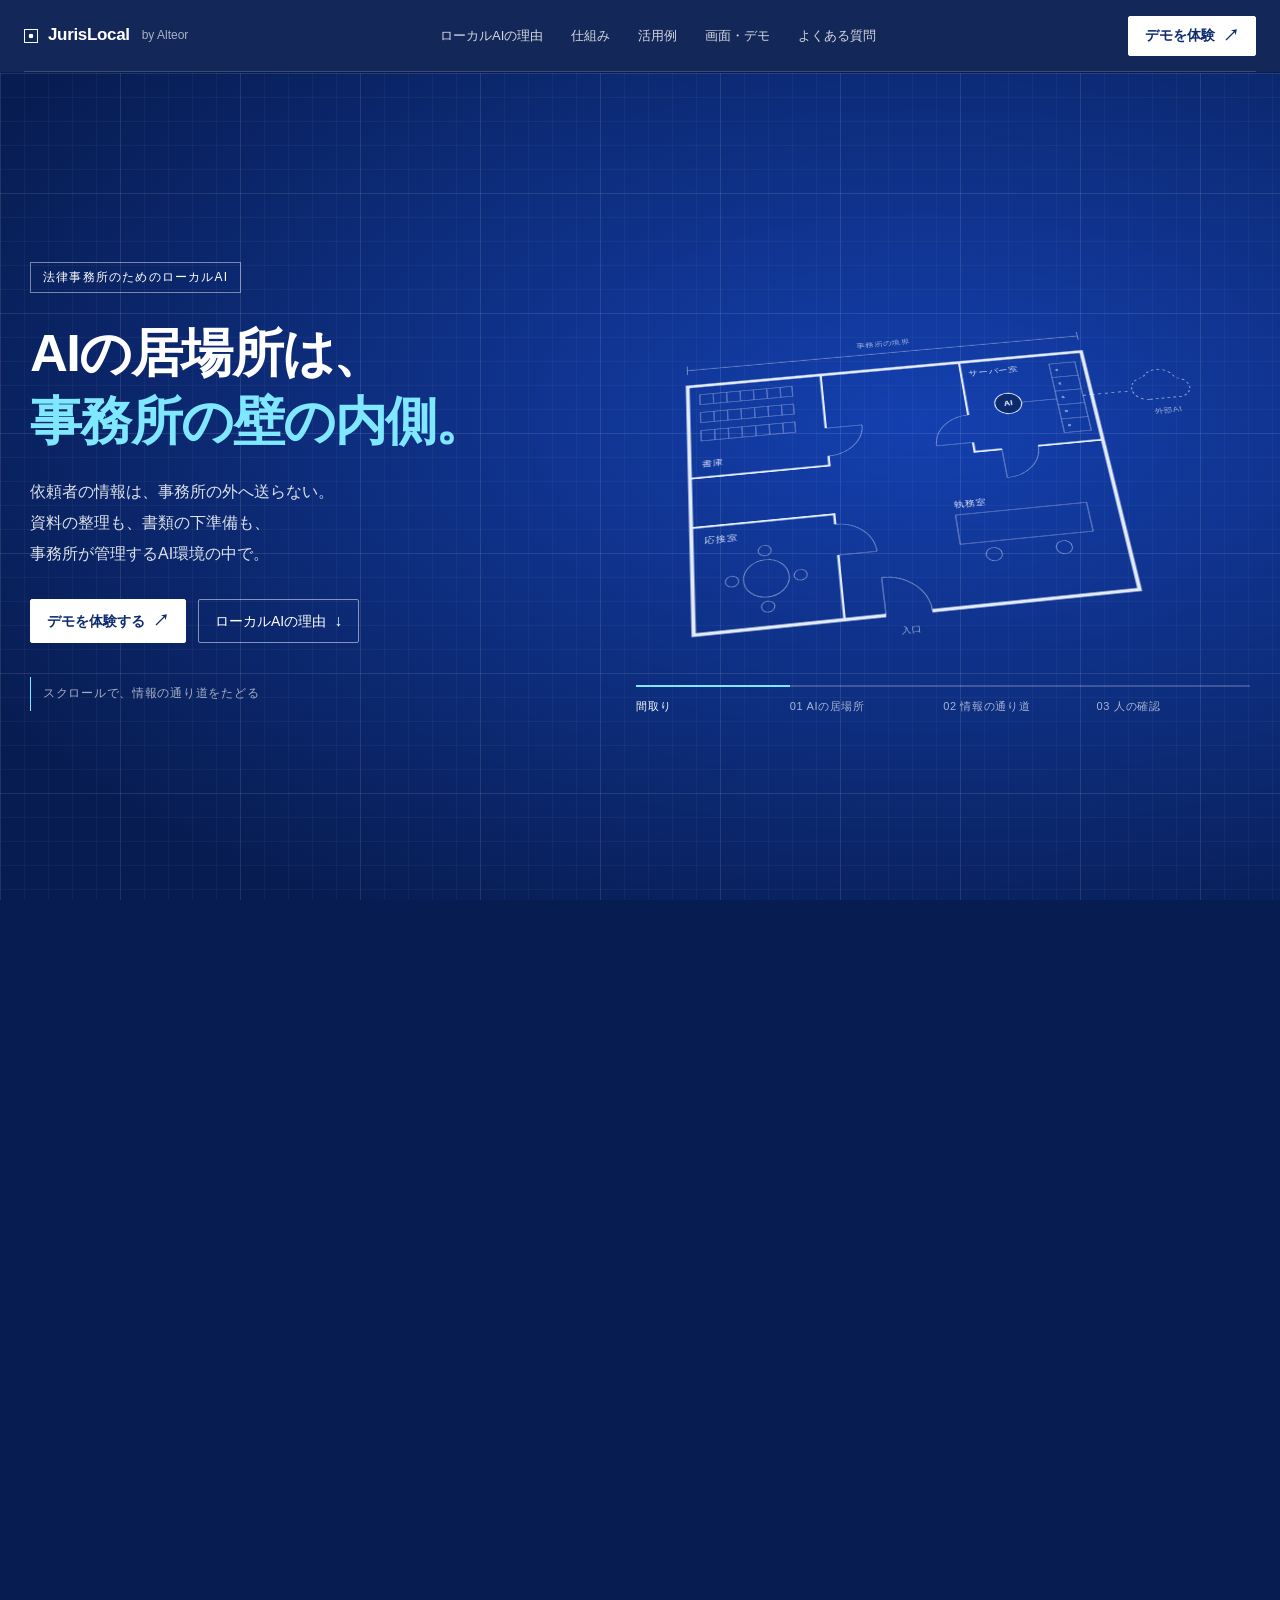
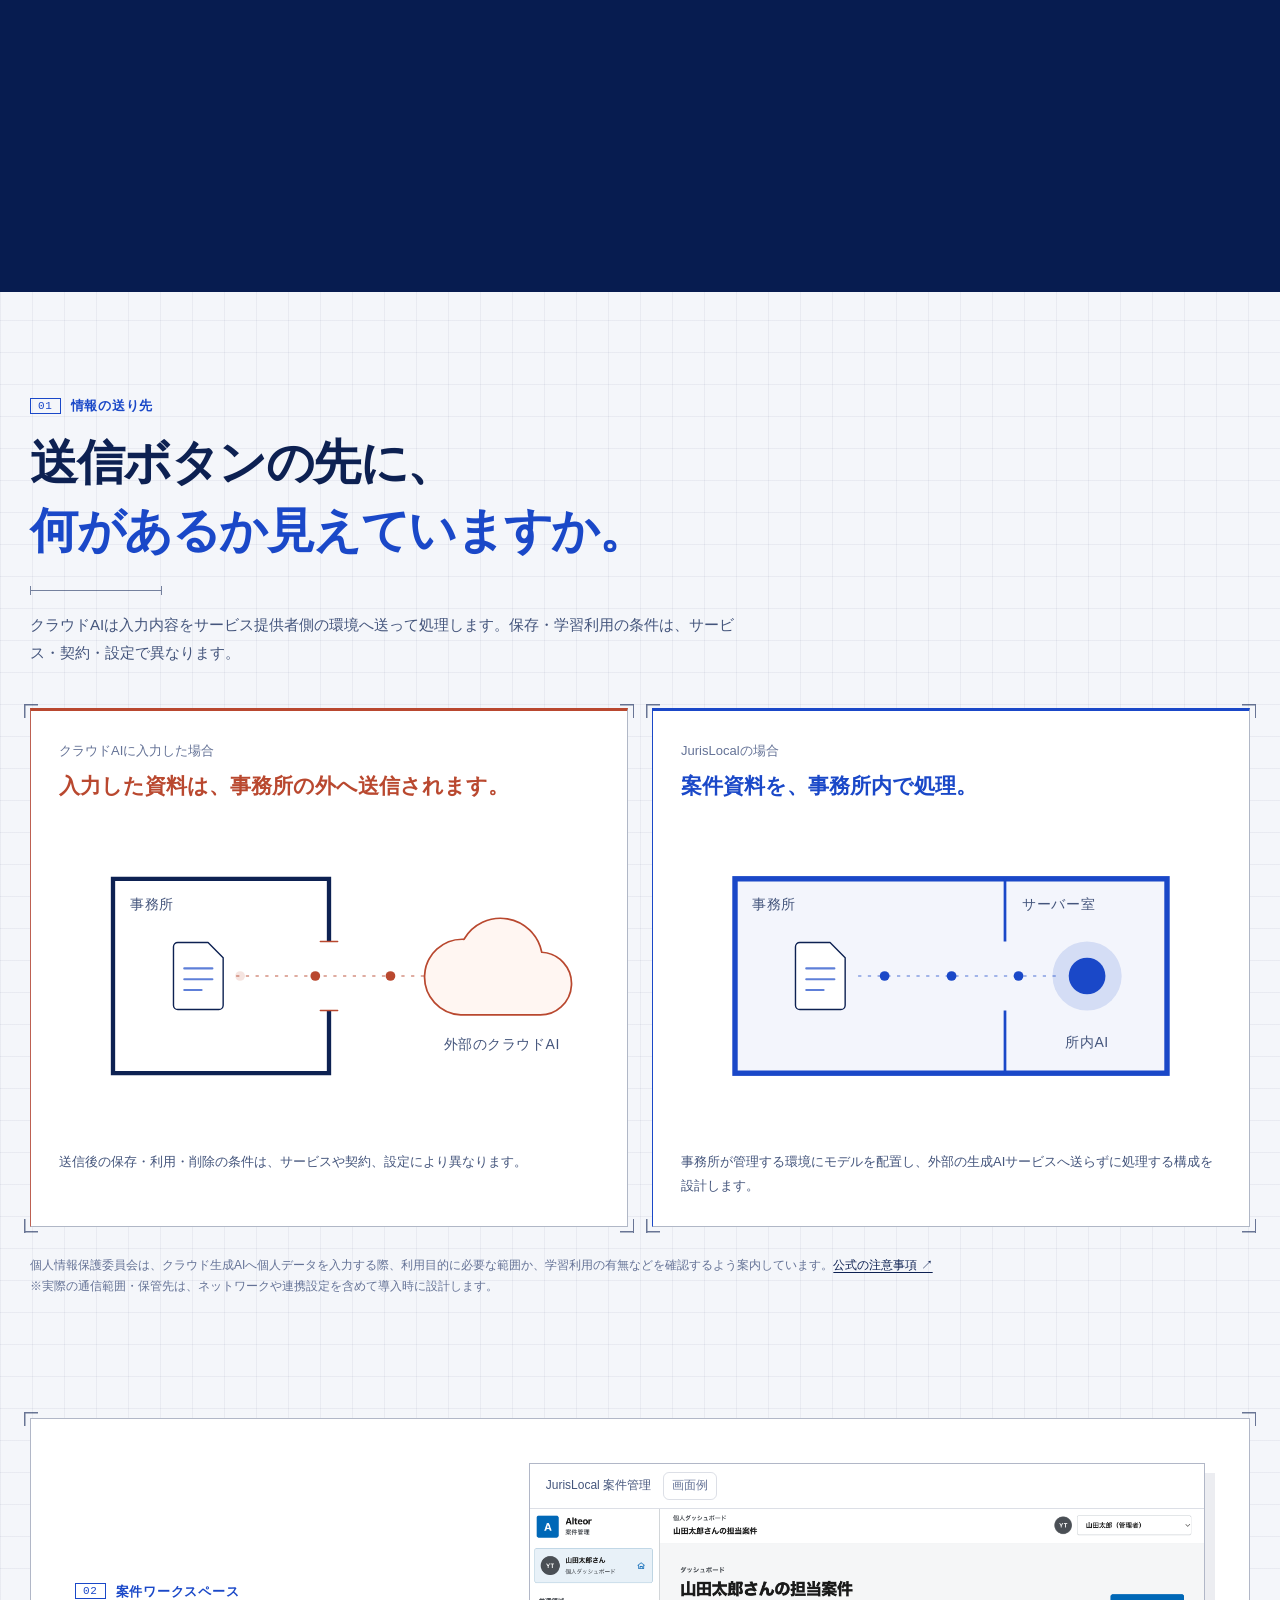
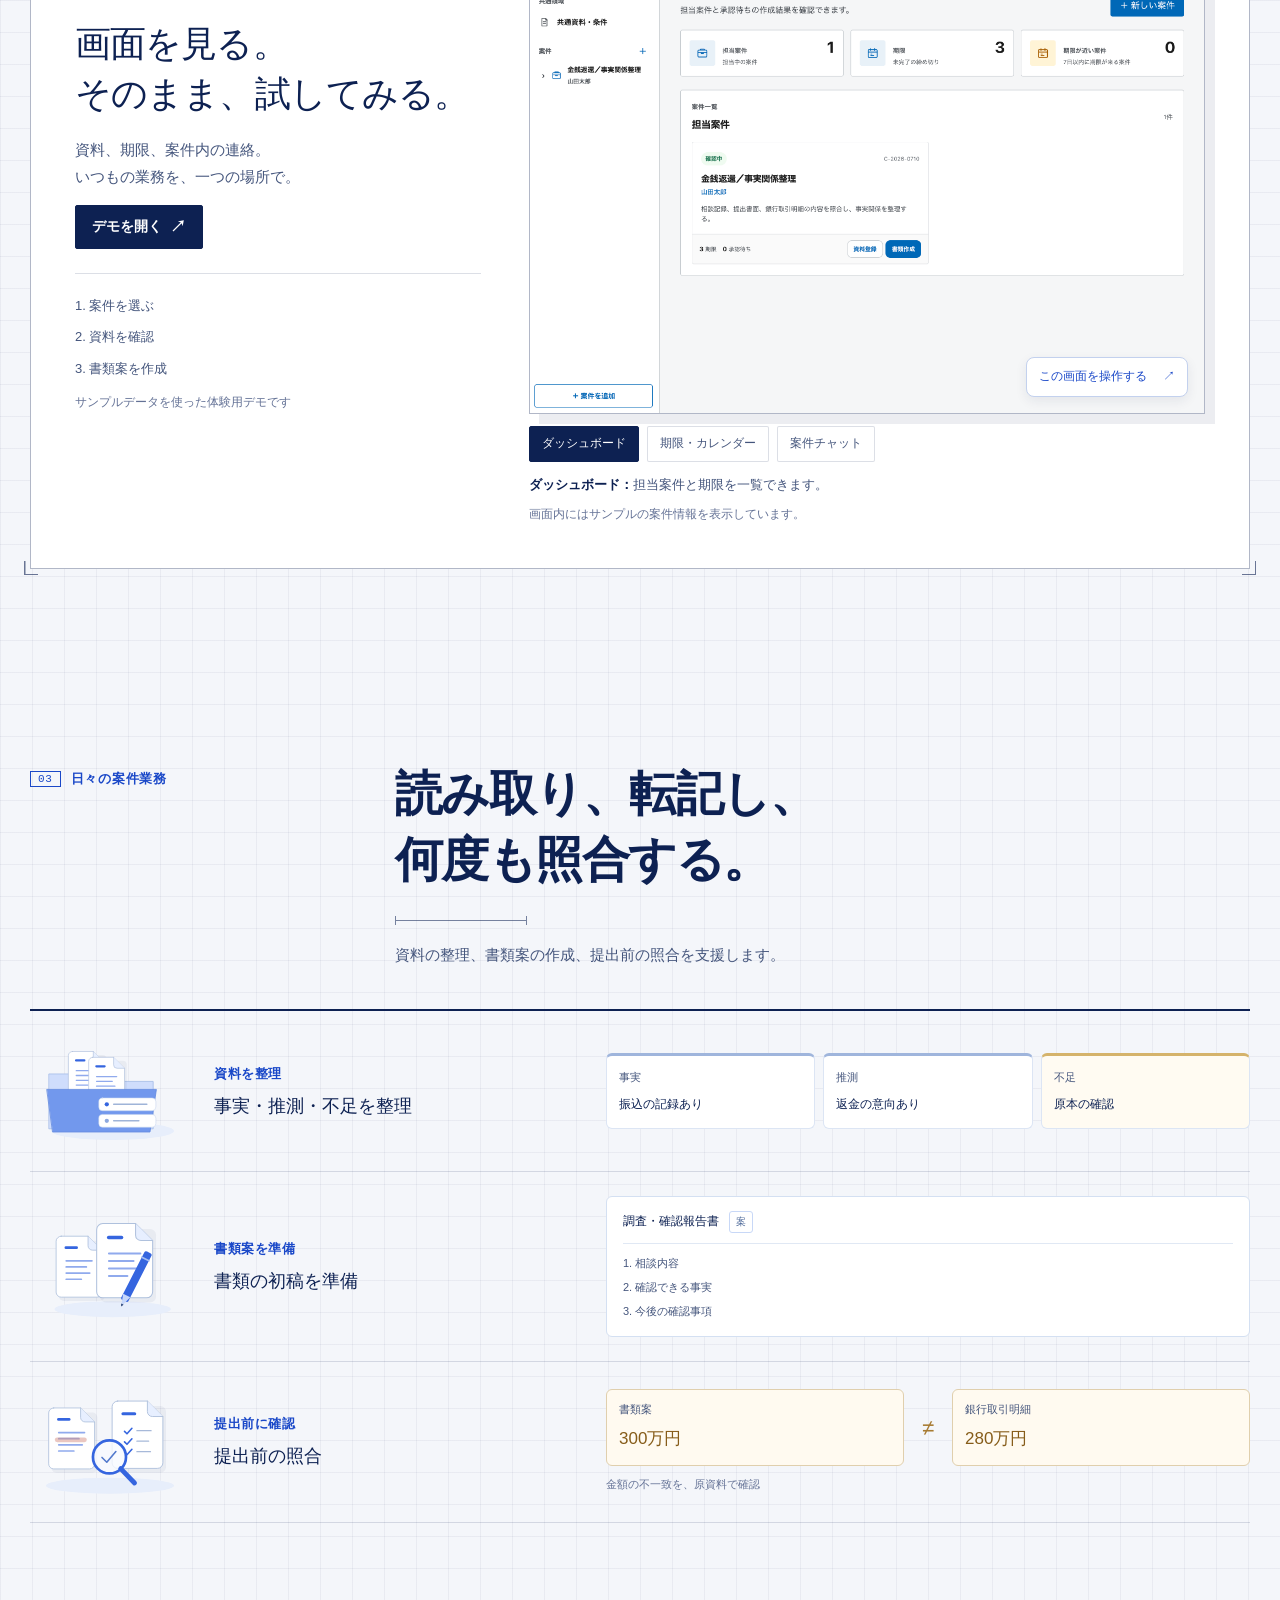
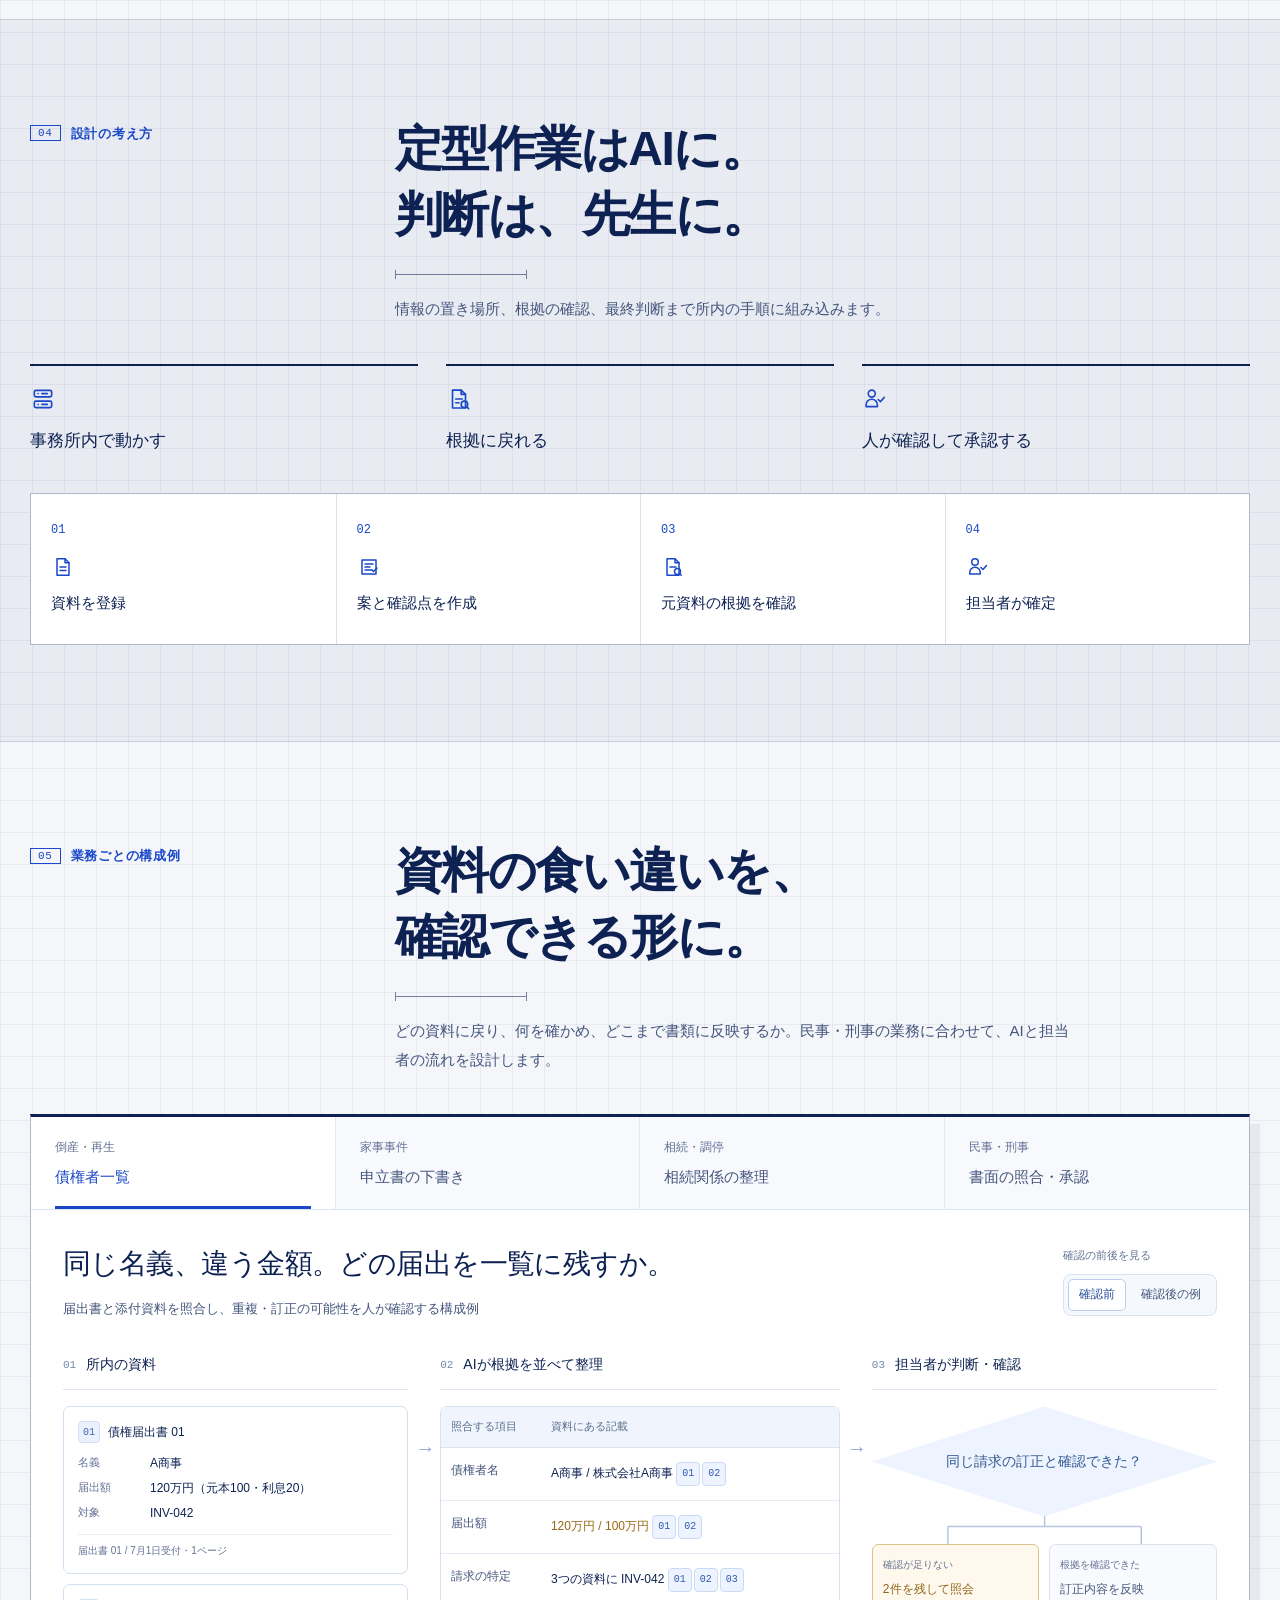
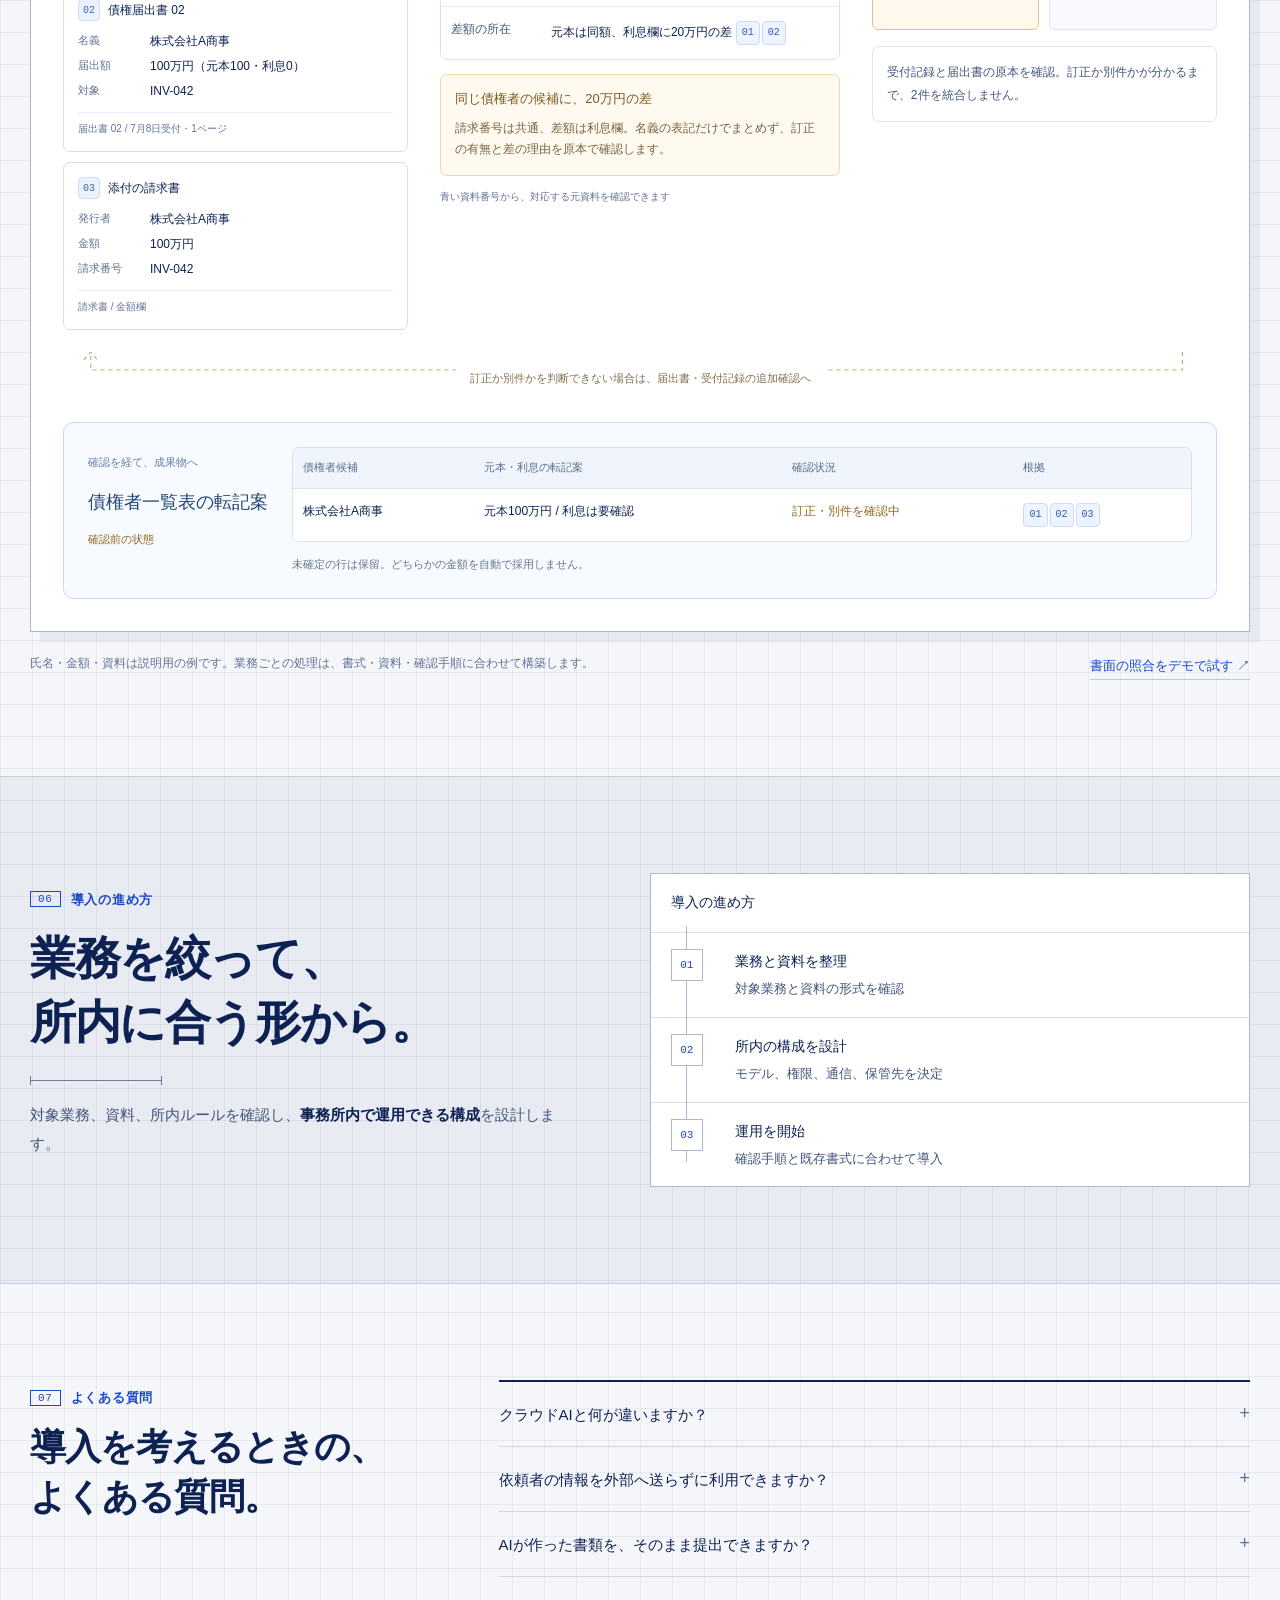
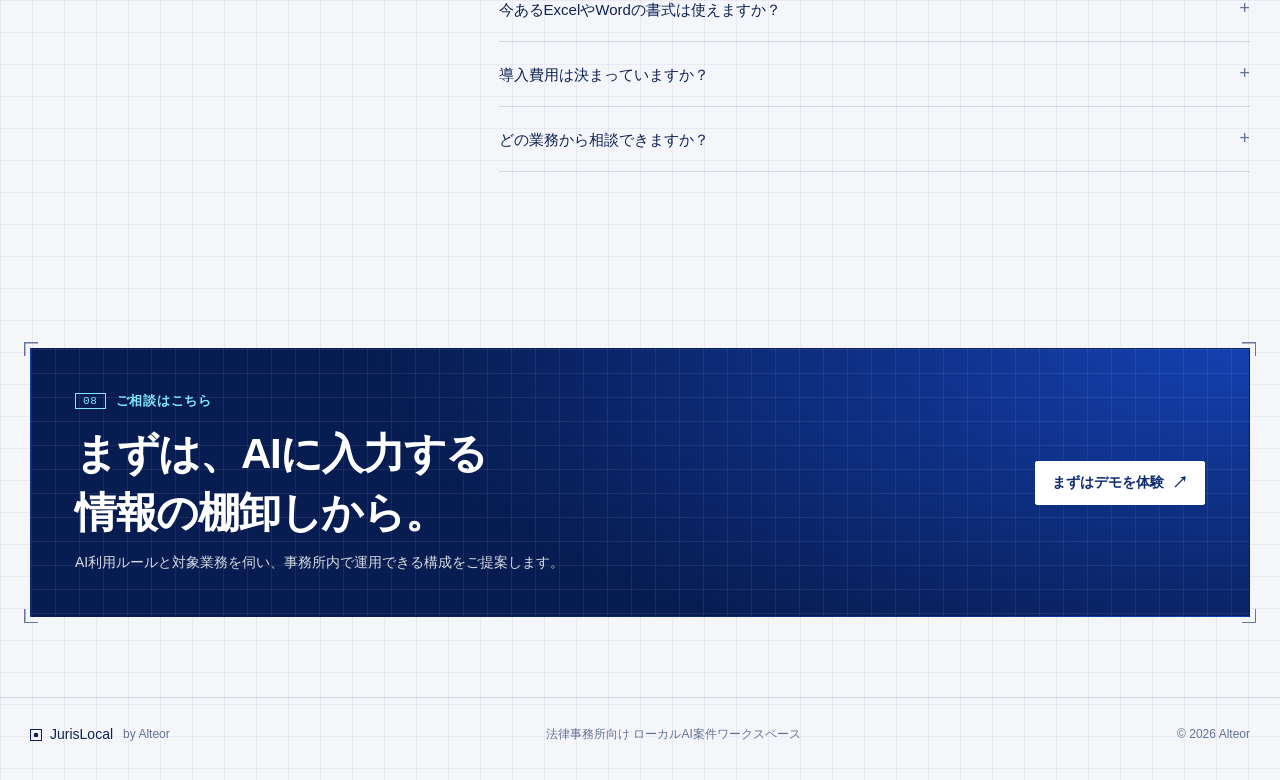
<file: plan-c.html>
<!doctype html>
<html lang="ja" class="no-story">
<head>
  <meta charset="utf-8">
  <meta name="viewport" content="width=device-width, initial-scale=1">
  <meta name="robots" content="noindex">
  <meta name="theme-color" content="#071c50">
  <meta name="description" content="依頼者の情報を外部AIに預けない。JurisLocalは、法律事務所の業務に合わせたローカルAI環境と案件ワークスペースを構築します。">
  <title>JurisLocal | AIの居場所は、事務所の壁の内側。法律事務所のためのローカルAI</title>
  <!-- 案C「間取り図」: 既存LPのスタイルを土台に、下の <style> で上書きしています -->
  <script>if (!matchMedia('(prefers-reduced-motion: reduce)').matches) document.documentElement.className = 'story-on';</script>
  <style>
:root {
  color-scheme: light;
  --paper: #f6f9ff;
  --surface: #ffffff;
  --raised: #eef3fc;
  --ink: #172c4c;
  --secondary: #506078;
  --muted: #66758a;
  --hairline: rgba(23, 44, 76, .12);
  --hairline-strong: rgba(23, 44, 76, .2);
  --accent: #315edb;
  --accent-soft: #e9f0ff;
  --local: #315edb;
  --local-soft: #e9f0ff;
  --sans: -apple-system, BlinkMacSystemFont, "Hiragino Sans", "Yu Gothic UI", "Yu Gothic", Meiryo, sans-serif;
  --mono: "SFMono-Regular", Consolas, "Liberation Mono", monospace;
  --content: 1220px;
}
*, *::before, *::after { box-sizing: border-box; }
html { scroll-behavior: smooth; scroll-padding-top: 88px; background: var(--paper); }
body { margin: 0; background: var(--paper); color: var(--ink); font-family: var(--sans); font-size: 16px; line-height: 1.8; letter-spacing: 0; line-break: strict; -webkit-font-smoothing: antialiased; }
a { color: inherit; text-decoration: none; }
button { font: inherit; }
.wrap { width: min(var(--content), calc(100% - 48px)); margin-inline: auto; }
.mono { font-family: var(--mono); }
.muted { color: var(--muted); }
:focus-visible { outline: 3px solid rgba(49, 94, 219, .4); outline-offset: 3px; }

.site-header { position: sticky; z-index: 20; top: 0; background: rgba(255, 255, 255, .96); }
.nav { width: min(1280px, calc(100% - 48px)); min-height: 72px; display: flex; align-items: center; justify-content: space-between; gap: 24px; margin-inline: auto; padding: 12px 0; border-bottom: 1px solid var(--hairline); }
.brand { display: inline-flex; align-items: center; gap: 10px; min-width: 0; white-space: nowrap; }
.brand-mark { width: 10px; height: 16px; display: inline-block; border-radius: 2px; background: var(--accent); }
.brand-name { font-size: 17px; font-weight: 600; letter-spacing: -.02em; }
.brand-by { margin-left: 2px; color: var(--muted); font-size: 12px; }
.nav-links { display: flex; align-items: center; justify-content: center; gap: clamp(16px, 2.2vw, 28px); }
.nav-links a { color: var(--secondary); font-size: 13px; transition: color .16s ease; }
.nav-links a:hover, .nav-links a:focus-visible { color: var(--ink); }
.nav-action, .button { min-height: 44px; display: inline-flex; align-items: center; justify-content: center; gap: 8px; padding: 0 16px; border: 1px solid var(--hairline-strong); border-radius: 8px; background: var(--surface); color: var(--ink); font-size: 14px; font-weight: 500; transition: color .16s ease, background-color .16s ease, border-color .16s ease; }
.nav-action { min-height: 40px; padding-inline: 16px; border-color: var(--accent); background: var(--accent); color: #fff; white-space: nowrap; }
.nav-action:hover, .hero-actions .button:first-child:hover { border-color: #254cb7; background: #254cb7; }
.button:hover, .button-quiet:hover { border-color: var(--hairline-strong); background: var(--raised); }
.arrow { display: inline-block; font-size: 16px; line-height: 1; }
.menu-toggle { display: none; width: 40px; height: 40px; align-items: center; justify-content: center; border: 1px solid var(--hairline-strong); border-radius: 8px; background: var(--surface); color: var(--ink); }

.hero { min-height: 640px; display: grid; grid-template-columns: minmax(0, .9fr) minmax(0, 1.1fr); align-items: center; gap: clamp(40px, 5vw, 68px); padding-block: 72px 80px; }
.hero-copy { position: relative; z-index: 1; }
.hero h1 { max-width: 600px; margin: 0; font-size: clamp(44px, 5vw, 66px); font-weight: 500; line-height: 1.28; letter-spacing: -.035em; }
.hero h1 .headline-line { display: block; white-space: nowrap; }
.hero h1 .headline-accent { color: var(--accent); }
.hero-kicker { margin: 0 0 20px; color: var(--accent); font-size: 14px; font-weight: 500; }
.hero-text { max-width: 460px; margin: 24px 0 0; color: var(--secondary); font-size: 17px; line-height: 1.9; }
.hero-actions { display: flex; flex-wrap: wrap; gap: 12px; margin-top: 28px; }
.hero-actions .button:first-child { border-color: var(--accent); background: var(--accent); color: #fff; font-weight: 600; }
.hero-actions .button.button-quiet { background: transparent; }
.diagram-icon { width: 18px; height: 18px; flex: none; fill: none; stroke: currentColor; stroke-width: 1.5; stroke-linecap: round; stroke-linejoin: round; }
.hero-route { display: grid; grid-template-columns: minmax(0, 1fr) auto minmax(0, 1fr) auto minmax(0, 1fr); align-items: center; gap: 8px; margin-top: 28px; padding-top: 20px; border-top: 1px solid var(--hairline); }
.hero-route-node { min-width: 0; display: flex; align-items: center; gap: 8px; color: var(--secondary); font-size: 12px; white-space: nowrap; }
.hero-route-node .diagram-icon { width: 20px; height: 20px; color: var(--accent); }
.hero-route-arrow { color: var(--muted); font-size: 16px; }
.hero-art { min-width: 0; position: relative; }
.poc-shell { position: relative; overflow: hidden; border: 1px solid var(--hairline-strong); border-radius: 12px; background: var(--surface); box-shadow: 0 8px 24px rgba(23, 44, 76, .07); transform: perspective(1400px) rotateX(2deg); transform-origin: center bottom; }
.poc-topbar { min-height: 44px; display: flex; align-items: center; justify-content: space-between; gap: 12px; padding: 8px 16px; border-bottom: 1px solid var(--hairline); color: var(--secondary); font-size: 12px; }
.poc-title { display: flex; align-items: center; gap: 12px; min-width: 0; }
.poc-tag { padding: 2px 8px; border: 1px solid var(--hairline); border-radius: 6px; color: var(--muted); font-size: 12px; white-space: nowrap; }
#poc-panel { display: grid; aspect-ratio: 2450 / 1832; place-items: center; overflow: hidden; background: #f5f6f7; }
.poc-image { width: 100%; height: 100%; display: block; object-fit: contain; background: #f5f6f7; }
.screen-tabs { display: flex; flex-wrap: wrap; align-items: center; gap: 8px; margin-top: 12px; }
.screen-tab { min-height: 36px; padding-inline: 12px; border: 1px solid var(--hairline); border-radius: 8px; background: var(--surface); color: var(--secondary); font-size: 12px; cursor: pointer; transition: background-color .16s ease, color .16s ease, border-color .16s ease; }
.screen-tab:hover { border-color: var(--hairline-strong); background: var(--raised); color: var(--ink); }
.screen-tab[aria-selected="true"] { border-color: var(--ink); background: var(--ink); color: #fff; }
.screen-caption { flex-basis: 100%; margin: 4px 0 0; color: var(--secondary); font-size: 13px; line-height: 1.7; }
.screen-caption strong { color: var(--ink); font-weight: 600; }
.poc-notice { margin: 8px 0 0; color: var(--muted); font-size: 12px; line-height: 1.7; }

.signal-strip { border-block: 1px solid var(--hairline); background: #ffffff; }
.signal-inner { min-height: 80px; display: grid; grid-template-columns: repeat(3, 1fr); align-items: center; }
.signal { display: flex; align-items: center; justify-content: center; gap: 12px; padding: 16px 12px; color: var(--secondary); font-size: 13px; }
.signal + .signal { border-left: 1px solid var(--hairline); }
.signal-index { color: var(--accent); font: 12px var(--mono); }
.section { padding-block: 96px; }
.section-head { display: grid; grid-template-columns: minmax(180px, .55fr) minmax(0, 1.45fr); gap: 40px; align-items: start; margin-bottom: 40px; }
.section-label { padding-top: 6px; color: var(--muted); font-size: 13px; }
.section h2 { margin: 0; font-size: clamp(34px, 3.8vw, 48px); font-weight: 500; line-height: 1.38; letter-spacing: -.03em; text-wrap: balance; }
.section-intro { max-width: 680px; margin: 16px 0 0; color: var(--secondary); font-size: 15px; line-height: 1.9; }

.task-grid { display: grid; grid-template-columns: 1fr; border-top: 1px solid var(--hairline-strong); }
.key-card { display: grid; grid-template-columns: 160px minmax(180px, .8fr) minmax(0, 1.4fr); align-items: center; gap: 24px; padding: 24px 0; border-bottom: 1px solid var(--hairline); }
.card-meta { margin-bottom: 8px; color: var(--muted); font-size: 13px; }
.key-card h3 { margin: 0; font-size: 18px; font-weight: 500; line-height: 1.55; }
.key-card p { margin: 0; color: var(--secondary); font-size: 14px; line-height: 1.85; }

.approach { background: var(--raised); border-block: 1px solid var(--hairline); }
.principles { display: grid; grid-template-columns: repeat(3, 1fr); gap: 28px; }
.principle { min-height: 0; padding: 20px 16px 0 0; border-top: 2px solid var(--hairline-strong); }
.principle-icon { width: 26px; height: 26px; display: block; margin-bottom: 16px; fill: none; stroke: var(--accent); stroke-width: 1.5; stroke-linecap: round; stroke-linejoin: round; }
.principle h3 { margin: 0; font-size: 17px; font-weight: 500; line-height: 1.5; }
.flow { display: grid; grid-template-columns: repeat(4, 1fr); margin-top: 40px; overflow: hidden; border: 1px solid var(--hairline-strong); border-radius: 12px; background: var(--surface); }
.flow-step { min-height: 150px; padding: 20px; }
.flow-step + .flow-step { border-left: 1px solid var(--hairline); }
.flow-step .num { color: var(--muted); font: 12px var(--mono); }
.flow-icon { width: 24px; height: 24px; display: block; margin-top: 12px; fill: none; stroke: var(--accent); stroke-width: 1.5; stroke-linecap: round; stroke-linejoin: round; }
.flow-step h3 { margin: 12px 0 0; font-size: 15px; font-weight: 500; line-height: 1.55; }

.deployment { padding-block: 96px; background: var(--raised); border-block: 1px solid var(--hairline); }
.deployment-layout { display: grid; grid-template-columns: minmax(0, .95fr) minmax(340px, 1.05fr); gap: clamp(40px, 6vw, 80px); align-items: center; }
.eyebrow { color: var(--muted); font-size: 13px; }
.deployment h2 { margin: 16px 0; font-size: clamp(34px, 3.8vw, 46px); font-weight: 500; line-height: 1.38; letter-spacing: -.03em; }
.deployment-copy { color: var(--secondary); font-size: 15px; line-height: 1.9; }
.deployment-copy strong { color: var(--ink); font-weight: 600; }
.deployment-steps { position: relative; overflow: hidden; border: 1px solid var(--hairline-strong); border-radius: 12px; background: var(--surface); }
.deployment-steps::before { position: absolute; top: 52px; bottom: 24px; left: 35px; width: 1px; background: var(--hairline-strong); content: ""; }
.deployment-head { padding: 16px 20px; border-bottom: 1px solid var(--hairline); color: var(--ink); font-size: 14px; font-weight: 500; }
.deployment-step { display: grid; grid-template-columns: 48px 1fr; gap: 16px; padding: 16px 20px; border-bottom: 1px solid var(--hairline); }
.deployment-step:last-child { border-bottom: 0; }
.deployment-step-label { position: relative; z-index: 1; width: 32px; height: 32px; display: grid; place-items: center; border: 1px solid var(--hairline-strong); border-radius: 50%; background: var(--surface); color: var(--accent); font: 11px var(--mono); }
.deployment-step h3 { margin: 0 0 4px; color: var(--ink); font-size: 14px; font-weight: 500; }
.deployment-step p { margin: 0; color: var(--secondary); font-size: 13px; line-height: 1.75; }

.risk-section { background: #ffffff; border-block: 1px solid var(--hairline); }
.risk-layout { display: block; }
.risk-copy { max-width: 720px; margin-bottom: 40px; }
.risk-layout h2 { margin: 12px 0 16px; font-size: clamp(34px, 3.8vw, 48px); font-weight: 500; line-height: 1.4; letter-spacing: -.03em; text-wrap: balance; }
.risk-layout h2 span { color: var(--accent); }
.risk-intro { margin: 0; color: var(--secondary); font-size: 15px; line-height: 1.9; }
.risk-cards { display: grid; grid-template-columns: repeat(2, minmax(0, 1fr)); gap: 24px; }
.risk-card { padding: 24px; border: 1px solid var(--hairline-strong); border-left: 4px solid var(--hairline-strong); border-radius: 10px; background: var(--surface); }
.risk-card.is-warning { border-left-color: #bd6051; background: #fffcfb; }
.risk-card.is-local { border-left-color: var(--accent); background: #f8faff; }
.risk-card-label { color: var(--muted); font-size: 13px; }
.risk-card h3 { margin: 8px 0; font-size: 19px; font-weight: 500; line-height: 1.5; text-wrap: balance; }
.risk-card.is-warning h3 { color: #ab5145; }
.risk-card.is-local h3 { color: var(--accent); }
.risk-card p { margin: 0; color: var(--secondary); font-size: 13px; line-height: 1.85; }
.boundary-illustration { width: 100%; height: auto; display: block; margin: 8px 0; aspect-ratio: 5 / 3; object-fit: contain; }
.risk-source { grid-column: 1 / -1; margin: 4px 0 0; color: var(--muted); font-size: 12px; line-height: 1.8; }
.risk-source a { color: var(--ink); text-decoration: underline; text-underline-offset: 3px; }

.faq-grid { display: grid; grid-template-columns: .7fr 1.3fr; gap: 64px; }
.faq-grid .section-label { margin-bottom: 12px; }
.faq-grid h2 { max-width: 360px; margin: 0; font-size: 36px; font-weight: 500; line-height: 1.4; letter-spacing: -.03em; }
.faq-list { border-top: 1px solid var(--hairline-strong); }
details.faq { border-bottom: 1px solid var(--hairline); }
details.faq summary { min-height: 64px; position: relative; display: flex; align-items: center; justify-content: space-between; gap: 18px; padding: 16px 0; color: var(--ink); font-size: 15px; cursor: pointer; list-style: none; }
details.faq summary::-webkit-details-marker { display: none; }
details.faq summary::after { color: var(--muted); content: "+"; font: 18px var(--mono); }
details.faq[open] summary::after { color: var(--accent); content: "−"; }
.faq-answer { max-width: 680px; margin: 0 28px 20px 0; color: var(--secondary); font-size: 14px; line-height: 1.85; }
.faq-answer strong { color: var(--ink); font-weight: 600; }

.consult { padding-block: 80px; border-top: 1px solid var(--hairline); }
.consult-panel { display: flex; align-items: center; justify-content: space-between; gap: 40px; padding: 40px 44px; border: 1px solid var(--hairline-strong); border-radius: 12px; background: var(--surface); }
.consult-copy { max-width: 680px; }
.consult h2 { margin: 12px 0 8px; font-size: clamp(30px, 3.6vw, 42px); font-weight: 500; line-height: 1.4; letter-spacing: -.03em; }
.consult p { margin: 0; color: var(--secondary); font-size: 14px; line-height: 1.85; }
.consult-action { flex: none; }
.consult-action .button { border-color: var(--ink); background: var(--ink); color: #fff; }
.consult-action .button:hover { border-color: #274163; background: #274163; }
.footer { padding: 24px 0 32px; border-top: 1px solid var(--hairline); color: var(--muted); font-size: 12px; }
.footer-inner { display: flex; align-items: center; justify-content: space-between; gap: 20px; }
.footer-brand { display: inline-flex; align-items: center; gap: 8px; color: var(--ink); font-size: 14px; font-weight: 500; }
.footer-brand .brand-mark { width: 8px; height: 12px; }
.footer-note { color: var(--muted); font-size: 12px; }

@media (max-width: 980px) {
  .hero { min-height: auto; grid-template-columns: 1fr; gap: 48px; padding-block: 72px 80px; }
  .hero-copy { max-width: 720px; }
  .hero-art { width: min(760px, 100%); margin-inline: auto; }
  .section-head { grid-template-columns: 1fr; gap: 12px; }
  .section-head .section-label { padding-top: 0; }
  .deployment-layout { grid-template-columns: 1fr; gap: 32px; }
  .deployment-copy { max-width: 680px; }
  .risk-layout { grid-template-columns: 1fr; gap: 32px; }
  .faq-grid { grid-template-columns: 1fr; gap: 28px; }
  .faq-grid h2 { max-width: 640px; }
}
@media (max-width: 700px) {
  html { scroll-padding-top: 72px; }
  .wrap { width: min(calc(100% - 32px), var(--content)); }
  .nav { width: calc(100% - 32px); min-height: 64px; gap: 12px; padding-block: 10px; }
  .brand { gap: 8px; }
  .brand-name { font-size: 16px; }
  .brand-by { font-size: 11px; }
  .menu-toggle { display: inline-flex; margin-left: auto; flex: none; }
  .nav-links { position: absolute; top: calc(100% + 4px); left: 16px; right: 16px; display: none; flex-direction: column; align-items: stretch; gap: 0; padding: 8px 16px; border: 1px solid var(--hairline-strong); border-radius: 10px; background: var(--surface); box-shadow: 0 8px 24px rgba(23, 44, 76, .08); }
  .nav-links.is-open { display: flex; }
  .nav-links a { padding: 12px 0; font-size: 14px; }
  .nav-links a + a { border-top: 1px solid var(--hairline); }
  .nav-action { min-height: 38px; padding-inline: 12px; font-size: 12px; }
  .hero { gap: 36px; padding-block: 56px 64px; }
  .hero h1 { font-size: clamp(30px, 8.3vw, 40px); line-height: 1.3; }
  .hero-text { margin-top: 20px; font-size: 15px; }
  .hero-actions { gap: 8px; margin-top: 24px; }
  .hero-actions .button { min-height: 42px; padding-inline: 12px; font-size: 13px; }
  .hero-route { gap: 4px; margin-top: 24px; padding-top: 16px; }
  .hero-route-node { align-items: flex-start; flex-direction: column; gap: 4px; font-size: 11px; }
  .hero-route-node .diagram-icon { width: 18px; height: 18px; }
  .hero-route-arrow { align-self: center; font-size: 14px; }
  .poc-shell { transform: perspective(1200px) rotateX(1.5deg); border-radius: 10px; }
  .poc-topbar { min-height: 40px; padding-inline: 12px; }
  .screen-tabs { gap: 6px; }
  .screen-tab { min-height: 36px; padding-inline: 10px; font-size: 11px; }
  .signal-inner { grid-template-columns: 1fr; padding-block: 8px; }
  .signal { justify-content: flex-start; padding: 10px 0; font-size: 13px; }
  .signal + .signal { border-left: 0; border-top: 1px solid var(--hairline); }
  .section { padding-block: 72px; }
  .section-head { margin-bottom: 28px; }
  .section h2 { font-size: clamp(30px, 8vw, 38px); }
  .section-intro { margin-top: 12px; font-size: 14px; }
  .key-card { grid-template-columns: 1fr; gap: 8px; padding-block: 20px; }
  .key-card h3 { font-size: 17px; }
  .key-card p { font-size: 14px; }
  .principles { grid-template-columns: 1fr; gap: 20px; }
  .principle { padding: 16px 0 0; }
  .principle-icon { margin-bottom: 10px; }
  .flow { grid-template-columns: 1fr; margin-top: 32px; }
  .flow-step { min-height: 0; display: grid; grid-template-columns: 28px 32px 1fr; align-items: center; gap: 8px 12px; padding: 16px 20px; }
  .flow-step + .flow-step { border-top: 1px solid var(--hairline); border-left: 0; }
  .flow-icon { margin: 0; }
  .flow-step h3 { margin: 0; }
  .deployment { padding-block: 72px; }
  .deployment-layout { gap: 24px; }
  .deployment h2 { font-size: 32px; }
  .deployment-steps::before { top: 52px; left: 31px; bottom: 20px; }
  .deployment-step { grid-template-columns: 28px 1fr; gap: 12px; padding: 14px 16px; }
  .deployment-step-label { width: 28px; height: 28px; }
  .risk-card { padding: 20px; }
  .risk-card h3 { font-size: 18px; }
  .route-map-outside { grid-template-columns: minmax(0, 1fr) 20px minmax(0, .9fr); gap: 5px; }
  .route-office { padding: 8px; }
  .route-node { gap: 5px; padding-inline: 5px; font-size: 11px; }
  .route-node .diagram-icon { width: 15px; height: 15px; }
  .route-scope { font-size: 10px; }
  .route-office-flow { gap: 5px; }
  .faq-grid { gap: 24px; }
  .faq-grid h2 { font-size: 32px; }
  details.faq summary { min-height: 60px; font-size: 14px; }
  .faq-answer { font-size: 13px; }
  .consult { padding-block: 56px; }
  .consult-panel { align-items: flex-start; flex-direction: column; gap: 24px; padding: 28px 24px; }
  .consult h2 { font-size: 30px; }
  .consult p { font-size: 13px; }
  .footer-inner { align-items: flex-start; flex-direction: column; gap: 12px; }
}
@media (prefers-reduced-motion: reduce) {
  *, *::before, *::after { scroll-behavior: auto !important; transition-duration: .01ms !important; }
}

.hero-small { margin: 16px 0 0; color: var(--muted); font-size: 12px; }
.hero-illustration { min-width: 0; margin: 0; padding: 24px 0 20px; border: 1px solid #d9e4f6; border-radius: 24px; background: #eef4ff; }
.hero-illustration img { width: 100%; height: auto; display: block; }
.scene-heading { display: flex; align-items: center; justify-content: center; gap: 8px; color: #536a8d; font-size: 12px; }
.scene-dot { width: 6px; height: 6px; border-radius: 50%; background: #4d7fd9; }
.hero-illustration figcaption { display: flex; justify-content: center; align-items: center; gap: 16px; color: #45618c; font-size: 12px; }
.demo-section { padding-block: 24px 96px; }
.demo-layout { display: grid; grid-template-columns: minmax(0, .75fr) minmax(0, 1.25fr); align-items: center; gap: 48px; padding: 44px; border: 1px solid #dde6f3; border-radius: 20px; background: #fff; }
.demo-copy h2 { margin: 16px 0; font-size: clamp(28px, 3vw, 36px); line-height: 1.4; letter-spacing: -.025em; font-weight: 500; }
.demo-copy > p { color: var(--secondary); font-size: 15px; }
.demo-button { border-color: var(--accent); background: var(--accent); color: #fff; }
.demo-button:hover { border-color: #254cb7; background: #254cb7; }
.demo-hints { display: grid; gap: 8px; margin-top: 24px; padding-top: 20px; border-top: 1px solid var(--hairline); color: var(--secondary); font-size: 13px; }
.demo-copy > .demo-note { margin-bottom: 0; color: var(--muted); font-size: 12px; }
.demo-preview { min-width: 0; }
.preview-link { position: relative; display: block; width: 100%; height: 100%; }
.preview-action { position: absolute; right: 16px; bottom: 16px; display: flex; align-items: center; gap: 16px; padding: 8px 12px; border: 1px solid #c3d1ee; border-radius: 8px; background: #fff; color: var(--accent); font-size: 12px; box-shadow: 0 4px 12px rgba(23,44,76,.08); }
.preview-link:hover .preview-action { background: #edf3ff; }
.task-illustration { width: 160px; height: 112px; object-fit: contain; }
@media (min-width: 701px) and (max-width: 980px) {
  .nav-links { gap: 12px; }
  .nav-links a { font-size: 12px; }
  .brand-by { display: none; }
  .nav-action { font-size: 12px; padding-inline: 12px; }
}
@media (max-width: 980px) {
  .hero { grid-template-columns: minmax(0, 1fr) minmax(0, 1fr); gap: 32px; }
  .hero h1 { font-size: clamp(36px, 5vw, 48px); }
  .hero-text { font-size: 15px; }
  .demo-layout { gap: 28px; padding: 32px; }
  .demo-copy h2 { font-size: 28px; }
  .key-card { grid-template-columns: 120px minmax(140px, .75fr) minmax(0, 1.25fr); gap: 20px; }
  .task-illustration { width: 120px; height: 90px; }
}
@media (max-width: 700px) {
  .hero { grid-template-columns: 1fr; padding-block: 48px 56px; }
  .hero h1 { font-size: clamp(38px, 10vw, 54px); }
  .hero-kicker { margin-bottom: 16px; font-size: 13px; }
  .hero-illustration { width: 100%; max-width: 500px; margin-inline: auto; border-radius: 20px; }
  .hero-illustration figcaption { gap: 12px; font-size: 11px; }
  .demo-section { padding-block: 0 64px; }
  .demo-layout { grid-template-columns: 1fr; gap: 28px; padding: 24px; border-radius: 16px; }
  .demo-copy h2 { font-size: 30px; }
  .demo-hints { display: flex; flex-wrap: wrap; gap: 8px 16px; margin-top: 20px; padding-top: 16px; font-size: 12px; }
  .screen-tab { padding-inline: 8px; }
  .risk-copy { margin-bottom: 28px; }
  .risk-cards { grid-template-columns: 1fr; gap: 16px; }
  .boundary-illustration { max-height: 240px; }
  .key-card { grid-template-columns: 100px minmax(0, 1fr); gap: 12px; }
  .task-illustration { width: 100px; height: 80px; }
}
.task-example { min-width: 0; color: var(--ink); font-size: 12px; }
.sorting-example { display: grid; grid-template-columns: repeat(3, minmax(0, 1fr)); gap: 8px; }
.sorting-group { padding: 12px; border: 1px solid #dce5f4; border-top: 3px solid #9fb5dc; border-radius: 6px; background: #fff; }
.sorting-group > span { display: block; margin-bottom: 6px; color: var(--secondary); font-size: 11px; }
.sorting-group strong { font-size: 12px; font-weight: 500; line-height: 1.6; }
.sorting-missing { border-top-color: #d5b36b; background: #fffbf2; }
.draft-example { padding: 14px 16px; border: 1px solid #d4e0f2; border-radius: 6px; background: #fff; }
.draft-example-title { display: flex; align-items: center; gap: 10px; padding-bottom: 10px; border-bottom: 1px solid #e0e8f4; font-weight: 500; }
.draft-example-title > span { padding: 1px 6px; border: 1px solid #c8d8f7; border-radius: 3px; color: #526d9c; font-size: 10px; }
.draft-example-sections { display: grid; gap: 4px; margin-top: 10px; color: var(--secondary); font-size: 11px; }
.comparison-example { display: grid; grid-template-columns: minmax(0, 1fr) 32px minmax(0, 1fr); align-items: center; gap: 8px; }
.comparison-example > div { padding: 10px 12px; border: 1px solid #e0cfad; border-radius: 6px; background: #fffaf0; }
.comparison-example > div > span { display: block; margin-bottom: 4px; color: var(--secondary); font-size: 11px; }
.comparison-example strong { color: #865c19; font-size: 17px; font-weight: 500; font-variant-numeric: tabular-nums; }
.comparison-sign { color: #a77b32; font-size: 22px; text-align: center; }
.comparison-example > p { grid-column: 1 / -1; margin: 0; color: var(--muted); font-size: 11px; }
@media (max-width: 700px) {
  .task-example { grid-column: 1 / -1; }
  .sorting-group { padding: 10px 8px; }
  .sorting-group strong { font-size: 11px; }
}
  
  </style>
  <link rel="stylesheet" href="workflows.css">
  <style>
/* ==========================================================================
   案C「間取り図」 — 事務所の設計図の上で、情報の通り道をスクロールで追う。
   ========================================================================== */
:root {
  --paper: #f4f6fa;
  --surface: #ffffff;
  --raised: #e9eef7;
  --ink: #0d2152;
  --secondary: #44557c;
  --muted: #647296;
  --hairline: rgba(13, 33, 82, .14);
  --hairline-strong: rgba(13, 33, 82, .32);
  --accent: #1a48c8;
  --accent-soft: #e3eafb;
  --local: #1a48c8;
  --local-soft: #e3eafb;
  --warn: #b9482f;
  --bp: #0c2a6e;
  --bp-deep: #071c50;
  --bp-line: #e3ebff;
  --bp-cyan: #7fe7ff;
  --bp-warn: #ffb39c;
  --tick: #0d2152;
  --header-h: 73px;
}
html { background: var(--paper); }
body { background-color: var(--paper); background-image: linear-gradient(rgba(13, 33, 82, .05) 1px, transparent 1px), linear-gradient(90deg, rgba(13, 33, 82, .05) 1px, transparent 1px); background-size: 32px 32px; }

/* --- header：図面の表題欄のような帯 --- */
.site-header { --surface: #0c2a6e; --ink: #ffffff; --secondary: rgba(255, 255, 255, .82); --muted: rgba(255, 255, 255, .64); --hairline: rgba(255, 255, 255, .16); --hairline-strong: rgba(255, 255, 255, .36); background: rgba(7, 28, 80, .95); color: #fff; -webkit-backdrop-filter: blur(10px); backdrop-filter: blur(10px); }
.brand-mark { width: 14px; height: 14px; border: 1.5px solid currentColor; border-radius: 0; background: radial-gradient(circle, currentColor 0 2px, transparent 2.6px); }
.footer-brand .brand-mark { width: 12px; height: 12px; }
.button, .nav-action, .screen-tab, .menu-toggle { border-radius: 2px; }
.nav-action { border-color: #fff; background: #fff; color: var(--bp); font-weight: 600; }
.nav-action:hover { border-color: var(--bp-cyan); background: var(--bp-cyan); }
.demo-button, .consult-action .button { border-color: var(--ink); background: var(--ink); color: #fff; font-weight: 600; }
.demo-button:hover { border-color: var(--accent); background: var(--accent); }

/* --- hero：スクロールで進む間取り図 --- */
.c-story { --ink: #ffffff; --secondary: rgba(255, 255, 255, .86); --muted: rgba(255, 255, 255, .64); --hairline: rgba(255, 255, 255, .18); --hairline-strong: rgba(255, 255, 255, .4); position: relative; background: var(--bp-deep); color: #fff; }
.c-sticky {
  padding-block: 64px;
  background-color: var(--bp);
  background-image:
    linear-gradient(rgba(255, 255, 255, .07) 1px, transparent 1px), linear-gradient(90deg, rgba(255, 255, 255, .07) 1px, transparent 1px),
    linear-gradient(rgba(255, 255, 255, .035) 1px, transparent 1px), linear-gradient(90deg, rgba(255, 255, 255, .035) 1px, transparent 1px),
    radial-gradient(110% 90% at 72% 42%, #1440b0, #071c50 78%);
  background-size: 120px 120px, 120px 120px, 24px 24px, 24px 24px, 100% 100%;
}
.c-stage { display: grid; grid-template-columns: minmax(0, .95fr) minmax(0, 1.05fr); align-items: start; gap: clamp(24px, 4vw, 64px); }
.c-panels { display: grid; gap: 56px; }
.c-kicker { display: inline-block; margin: 0 0 26px; padding: 4px 12px; border: 1px solid rgba(255, 255, 255, .45); color: #fff; font-size: 12px; letter-spacing: .1em; }
.c-panel h1 { margin: 0; font-size: clamp(36px, 4.1vw, 58px); font-weight: 600; line-height: 1.28; letter-spacing: -.03em; }
.c-panel h1 span { display: block; white-space: nowrap; }
.c-panel h1 .c-h1-accent { color: var(--bp-cyan); }
.c-panel h2 { margin: 0; font-size: clamp(30px, 3.7vw, 52px); font-weight: 600; line-height: 1.36; letter-spacing: -.03em; }
.c-panel p:not([class]) { max-width: 450px; margin: 22px 0 0; color: var(--secondary); font-size: 16px; line-height: 1.95; }
.c-panel .c-fine { max-width: 450px; margin: 14px 0 0; color: var(--muted); font-size: 12px; line-height: 1.8; }
.c-step-no { display: flex; align-items: center; gap: 14px; margin-bottom: 22px; color: var(--bp-cyan); font: 13px var(--mono); letter-spacing: .12em; }
.c-step-no::after { width: 56px; height: 1px; background: currentColor; content: ""; opacity: .7; }
.c-story .hero-actions { margin-top: 30px; }
.c-story .hero-actions .button:first-child { border-color: #fff; background: #fff; color: var(--bp); font-weight: 600; }
.c-story .hero-actions .button:first-child:hover { border-color: var(--bp-cyan); background: var(--bp-cyan); }
.c-story .hero-actions .button.button-quiet { border-color: rgba(255, 255, 255, .5); background: transparent; color: #fff; }
.c-story .hero-actions .button.button-quiet:hover { border-color: #fff; background: rgba(255, 255, 255, .1); }
.c-scrollhint { display: none; align-items: center; gap: 12px; margin: 34px 0 0; color: var(--muted); font-size: 12px; letter-spacing: .06em; }
.c-scrollhint i { position: relative; width: 1px; height: 34px; overflow: hidden; background: rgba(255, 255, 255, .25); }
.c-scrollhint i::after { position: absolute; inset: 0; background: var(--bp-cyan); content: ""; animation: c-hint 1.8s cubic-bezier(.6, 0, .3, 1) infinite; }

.c-plan { position: sticky; top: calc(var(--header-h) + 32px); }
.c-plan-svg { width: 100%; height: auto; display: block; overflow: visible; transform-origin: 50% 58%; transition: transform 1.1s cubic-bezier(.3, .8, .3, 1); }
.c-plan-svg text { fill: rgba(227, 235, 255, .9); font-family: var(--sans); font-size: 13px; letter-spacing: .08em; }
.c-plan-svg .pl-text-dim { fill: rgba(227, 235, 255, .62); font-size: 12px; }
.pl-wall { fill: none; stroke: var(--bp-line); stroke-width: 5; }
.pl-part { fill: none; stroke: var(--bp-line); stroke-width: 3; }
.pl-thin { fill: none; stroke: rgba(227, 235, 255, .5); stroke-width: 1.2; }
.pl-dimline { fill: none; stroke: rgba(227, 235, 255, .62); stroke-width: 1; }
.pl-room-fill { fill: rgba(127, 231, 255, .13); }
.pl-wall-glow { fill: none; stroke: var(--bp-cyan); stroke-width: 5; filter: url(#c-glow); }
.pl-core { fill: var(--bp); stroke: var(--bp-line); stroke-width: 1.5; transition: fill .6s ease, stroke .6s ease; }
.pl-core-text { fill: var(--bp-line) !important; font-size: 12px !important; font-weight: 700; letter-spacing: 0 !important; transition: fill .6s ease; }
:is(.is-1, .no-story) .pl-core { fill: var(--bp-cyan); stroke: var(--bp-cyan); filter: url(#c-glow); }
:is(.is-1, .no-story) .pl-core-text { fill: #06225e !important; }
.pl-ring { fill: none; stroke: var(--bp-cyan); stroke-width: 1.4; stroke-dasharray: 20 9; transform-box: fill-box; transform-origin: center; animation: c-spin 12s linear infinite; }
.pl-led { fill: rgba(227, 235, 255, .5); transition: fill .6s ease; }
:is(.is-1, .no-story) .pl-led { fill: #6ff0b3; }
.pl-net { fill: none; stroke: rgba(227, 235, 255, .62); stroke-width: 1.4; stroke-dasharray: 4 5; transition: opacity .6s ease, stroke .6s ease; }
:is(.is-2, .no-story) .pl-net--in { opacity: .1; }
:is(.is-2, .no-story) .pl-net--out { stroke: var(--bp-warn); opacity: .75; }
.pl-cloud { fill: none; stroke: rgba(227, 235, 255, .62); stroke-width: 1.4; stroke-dasharray: 4 4; stroke-linejoin: round; }
.pl-cut { fill: none; stroke: var(--bp-warn); stroke-width: 2.6; stroke-linecap: round; }
.pl-flow { fill: none; stroke: rgba(127, 231, 255, .6); stroke-width: 1.4; stroke-dasharray: 3 6; }
.pl-dot { fill: var(--bp-cyan); filter: url(#c-glow); }
.pl-dot--white { fill: #fff; }
.pl-doc { fill: var(--bp); stroke: var(--bp-line); stroke-width: 1.3; stroke-linejoin: round; }
.pl-doc-line { fill: none; stroke: var(--bp-cyan); stroke-width: 1.4; stroke-linecap: round; }
.pl-check { fill: #2fbf86; }
.pl-check-mark { fill: none; stroke: #fff; stroke-width: 2.2; stroke-linecap: round; stroke-linejoin: round; }
.c-plan-svg .pl-hl { fill: var(--bp-cyan); }
.s1, .s2, .s3 { opacity: 0; transition: opacity .7s ease; }
:is(.is-1, .no-story) .s1, :is(.is-2, .no-story) .s2, :is(.is-3, .no-story) .s3 { opacity: 1; }
.c-rail { display: none; margin: 18px 0 0; padding: 0; list-style: none; }
.c-rail li { flex: 1; padding-top: 10px; border-top: 2px solid rgba(255, 255, 255, .2); color: var(--muted); font-size: 11px; letter-spacing: .06em; transition: border-color .5s ease, color .5s ease; }
.c-rail li.is-active { border-top-color: var(--bp-cyan); color: #fff; }

/* JS あり・動きあり：画面に固定して、スクロールで段階を進める */
.story-on .c-story { height: 380vh; }
.story-on .c-sticky { position: sticky; top: var(--header-h); height: calc(100vh - var(--header-h)); height: calc(100svh - var(--header-h)); display: grid; align-items: center; overflow: hidden; padding-block: 20px; }
.story-on .c-stage { align-items: center; }
.story-on .c-panels { gap: 0; }
.story-on .c-panel { grid-area: 1 / 1; align-self: center; opacity: 0; visibility: hidden; transform: translateY(18px); transition: opacity .45s ease, transform .45s ease, visibility 0s linear .45s; }
.story-on .c-story[data-step="0"] .c-panel[data-for="0"], .story-on .c-story[data-step="1"] .c-panel[data-for="1"], .story-on .c-story[data-step="2"] .c-panel[data-for="2"], .story-on .c-story[data-step="3"] .c-panel[data-for="3"] { opacity: 1; visibility: visible; transform: none; transition-delay: .15s, .15s, 0s; }
.story-on .c-plan { position: relative; top: auto; }
.story-on .c-story[data-step="0"] .c-plan-svg { transform: perspective(1500px) rotateX(38deg) rotateZ(-7deg) scale(.97); }
.story-on .c-rail, .story-on .c-scrollhint { display: flex; }
.story-on .draw { stroke-dasharray: 1; stroke-dashoffset: 1; animation: c-draw 1.5s cubic-bezier(.6, 0, .2, 1) forwards; }
.story-on .draw.d2 { animation-delay: .45s; }
.story-on .draw.d3 { animation-delay: .9s; }
.story-on .fade { opacity: 0; animation: c-fade .8s ease 1.4s forwards; }

/* --- 紙の上のセクション --- */
main { counter-reset: sheet; }
.section-label, .eyebrow { display: flex; align-items: center; gap: 10px; counter-increment: sheet; color: var(--accent); font-size: 13px; font-weight: 600; letter-spacing: .06em; }
.section-label::before, .eyebrow::before { padding: 1px 7px; border: 1px solid currentColor; content: counter(sheet, decimal-leading-zero); font: 11px var(--mono); letter-spacing: .06em; }
.section h2, .deployment h2, .faq-grid h2, .consult h2 { font-weight: 600; }
.section-head h2::after, .risk-layout h2::after, .deployment h2::after {
  width: 132px; height: 9px; display: block; margin-top: 22px; content: ""; opacity: .55;
  --c: linear-gradient(var(--ink), var(--ink));
  background: var(--c) left / 1px 100% no-repeat, var(--c) right / 1px 100% no-repeat, var(--c) center / 100% 1px no-repeat;
}
.risk-section { border-block: 0; background: transparent; }
.risk-layout h2 span { color: var(--accent); }
.risk-card, .demo-layout, .consult-panel { position: relative; border: 1px solid var(--hairline-strong); border-radius: 0; background: var(--surface); }
.risk-card::before, .demo-layout::before, .consult-panel::before {
  position: absolute; inset: -7px; content: ""; pointer-events: none; opacity: .6;
  --c: linear-gradient(var(--tick), var(--tick));
  background:
    var(--c) left top / 14px 1.5px no-repeat, var(--c) left top / 1.5px 14px no-repeat,
    var(--c) right top / 14px 1.5px no-repeat, var(--c) right top / 1.5px 14px no-repeat,
    var(--c) left bottom / 14px 1.5px no-repeat, var(--c) left bottom / 1.5px 14px no-repeat,
    var(--c) right bottom / 14px 1.5px no-repeat, var(--c) right bottom / 1.5px 14px no-repeat;
}
.risk-card { padding: 28px; }
.risk-card.is-warning { border-top: 3px solid var(--warn); background: var(--surface); }
.risk-card.is-local { border-top: 3px solid var(--accent); background: var(--surface); }
.risk-card.is-warning h3 { color: var(--warn); }
.risk-card h3 { font-size: 21px; font-weight: 600; }
.c-diagram { width: 100%; height: auto; display: block; margin: 12px 0; aspect-ratio: 5 / 3; }
.c-diagram text { fill: var(--secondary); font-family: var(--sans); font-size: 13px; letter-spacing: .04em; }
.c-diagram .dg-wall { fill: none; stroke: var(--ink); stroke-width: 4; }
.c-diagram .dg-wall--local { fill: rgba(26, 72, 200, .05); stroke: var(--accent); stroke-width: 5; }
.c-diagram .dg-part { fill: none; stroke: var(--accent); stroke-width: 2.5; }
.c-diagram .dg-doc { fill: #fff; stroke: var(--ink); stroke-width: 1.3; stroke-linejoin: round; }
.c-diagram .dg-doc-line { fill: none; stroke: var(--accent); stroke-width: 2; stroke-linecap: round; opacity: .7; }
.c-diagram .dg-route-warn { fill: none; stroke: rgba(185, 72, 47, .6); stroke-width: 1.5; stroke-dasharray: 3 6; }
.c-diagram .dg-route-local { fill: none; stroke: rgba(26, 72, 200, .5); stroke-width: 1.5; stroke-dasharray: 3 6; }
.c-diagram .dg-cloud { fill: #fff6f2; stroke: var(--warn); stroke-width: 1.6; stroke-linejoin: round; }
.c-diagram .dg-dot-warn { fill: var(--warn); }
.c-diagram .dg-dot-local { fill: var(--accent); }
.c-diagram .dg-core-halo { fill: rgba(26, 72, 200, .14); }
.c-diagram .dg-gap { fill: none; stroke: var(--warn); stroke-width: 1.4; stroke-linecap: round; }

.demo-layout { border-color: var(--hairline-strong); }
.poc-shell, .flow, .deployment-steps, .workflow-board { border-radius: 0; }
.poc-shell { border-color: var(--hairline-strong); box-shadow: 10px 10px 0 rgba(13, 33, 82, .08); transform: none; }
.screen-tab[aria-selected="true"] { border-color: var(--ink); background: var(--ink); }
.task-grid { border-top: 2px solid var(--ink); }
.key-card { transition: background-color .2s ease; }
.key-card:hover { background: rgba(255, 255, 255, .7); }
.card-meta { color: var(--accent); font-weight: 600; letter-spacing: .04em; }
.approach, .deployment { background: rgba(13, 33, 82, .05); }
.principle { border-top: 2px solid var(--ink); }
.flow, .deployment-steps { border-color: var(--hairline-strong); }
.flow-step .num { color: var(--accent); }
.deployment-step-label { border-radius: 0; }
.workflow-board { border: 1px solid var(--hairline-strong); border-top: 3px solid var(--ink); box-shadow: 10px 10px 0 rgba(13, 33, 82, .06); }
.faq-list { border-top: 2px solid var(--ink); }
.consult { border-top: 0; }
.consult-panel {
  --ink: #ffffff; border-color: transparent; color: #fff;
  background-color: var(--bp);
  background-image: linear-gradient(rgba(255, 255, 255, .07) 1px, transparent 1px), linear-gradient(90deg, rgba(255, 255, 255, .07) 1px, transparent 1px), radial-gradient(90% 160% at 100% 0%, #1440b0, #071c50 80%);
  background-size: 24px 24px, 24px 24px, 100% 100%;
}
.consult-panel .eyebrow { color: var(--bp-cyan); }
.consult h2 { color: #fff; }
.consult p { color: rgba(255, 255, 255, .84); }
.consult-action .button { border-color: #fff; background: #fff; color: var(--bp); }
.consult-action .button:hover { border-color: var(--bp-cyan); background: var(--bp-cyan); }

/* --- 見出しの改行位置・小さな画面での文字サイズ --- */
.nb { display: inline-block; }
.brand-mark { flex: none; }
@media (min-width: 981px) { .faq-grid h2 { max-width: 400px; } }
@media (max-width: 700px) {
  .risk-layout h2 { font-size: clamp(24px, 6.8vw, 38px); }
  .demo-copy h2 { font-size: clamp(24px, 7vw, 30px); }
}

/* --- motion --- */
@keyframes c-draw { to { stroke-dashoffset: 0; } }
@keyframes c-fade { to { opacity: 1; } }
@keyframes c-spin { to { transform: rotate(360deg); } }
@keyframes c-hint { 0% { transform: translateY(-100%); } 60%, 100% { transform: translateY(100%); } }
.reveal-on .rv { opacity: 0; transform: translateY(20px); transition: opacity .8s cubic-bezier(.2, .7, .2, 1), transform .8s cubic-bezier(.2, .7, .2, 1); }
.reveal-on .rv.is-in { opacity: 1; transform: none; }
.reveal-on .risk-card.rv:nth-child(2), .reveal-on .key-card.rv:nth-child(2), .reveal-on .principle.rv:nth-child(2) { transition-delay: .1s; }
.reveal-on .key-card.rv:nth-child(3), .reveal-on .principle.rv:nth-child(3) { transition-delay: .2s; }

@media (max-width: 900px) {
  .c-sticky { padding-block: 40px; }
  .c-stage { grid-template-columns: minmax(0, 1fr); gap: 28px; }
  .c-plan { position: relative; top: auto; max-width: 620px; margin-inline: auto; }
  .story-on .c-stage { gap: 16px; }
  .story-on .c-panel { align-self: start; }
  .story-on .c-plan { width: 100%; }
  .c-plan-svg text { font-size: 15px; }
  .c-plan-svg .pl-text-dim { font-size: 14px; }
}
@media (max-width: 700px) {
  :root { --header-h: 65px; }
  .c-kicker { margin-bottom: 18px; font-size: 11px; }
  .c-panel h1 { font-size: clamp(32px, 9.2vw, 44px); }
  .c-panel h2 { font-size: clamp(28px, 8vw, 38px); }
  .c-panel p:not([class]) { margin-top: 16px; font-size: 14px; line-height: 1.85; }
  .c-panel .c-fine { font-size: 11px; }
  .c-step-no { margin-bottom: 14px; }
  .c-story .hero-actions { margin-top: 22px; }
  .c-scrollhint { margin-top: 18px; }
  .c-scrollhint i { height: 22px; }
  .c-rail li { font-size: 10px; }
  .c-plan-svg text { font-size: 21px; letter-spacing: 0; }
  .c-plan-svg .pl-text-dim { font-size: 19px; }
  .pl-core-text { font-size: 15px !important; }
  .pl-hl-ai { display: none; }
  .story-on .c-story[data-step="0"] .c-plan-svg { transform: perspective(900px) rotateX(30deg) rotateZ(-5deg) scale(.96); }
  .risk-card { padding: 20px; }
  .risk-card::before, .demo-layout::before, .consult-panel::before { inset: -6px; }
  .c-diagram text { font-size: 15px; }
}
@media (prefers-reduced-motion: reduce) {
  .pl-ring, .c-scrollhint i::after { animation: none; }
}
  </style>
  <script src="workflows.js" defer></script>
</head>
<body class="plan-c">
    <header class="site-header">
    <nav class="nav" aria-label="メインナビゲーション">
      <a class="brand" href="#top" aria-label="JurisLocal ホーム">
        <span class="brand-mark" aria-hidden="true"></span>
        <span class="brand-name">JurisLocal</span>
        <span class="brand-by">by Alteor</span>
      </a>
      <button class="menu-toggle" type="button" aria-expanded="false" aria-controls="nav-links" aria-label="メニューを開く">
        <svg width="17" height="17" viewBox="0 0 20 20" fill="none" aria-hidden="true"><path d="M3 6h14M3 14h14" stroke="currentColor" stroke-width="1.5" stroke-linecap="round"/></svg>
      </button>
      <div class="nav-links" id="nav-links">
        <a href="#local-ai">ローカルAIの理由</a>
        <a href="#approach">仕組み</a>
        <a href="#usecases">活用例</a>
        <a href="#demo">画面・デモ</a>
        <a href="#faq">よくある質問</a>
      </div>
      <a class="nav-action" href="demo/" target="_blank" rel="noopener">デモを体験 <span class="arrow" aria-hidden="true">↗</span></a>
    </nav>
  </header>

  <main id="top">
    <section class="c-story" data-step="0" aria-label="事務所の間取り図で見る、情報の通り道">
      <div class="c-sticky">
        <div class="wrap c-stage">
          <div class="c-panels">
            <div class="c-panel" data-for="0">
              <p class="c-kicker">法律事務所のためのローカルAI</p>
              <h1><span>AIの居場所は、</span><span class="c-h1-accent">事務所の壁の内側。</span></h1>
              <p>依頼者の情報は、事務所の外へ送らない。<br>資料の整理も、書類の下準備も、<br>事務所が管理するAI環境の中で。</p>
              <div class="hero-actions">
                <a class="button" href="demo/" target="_blank" rel="noopener">デモを体験する <span class="arrow" aria-hidden="true">↗</span></a>
                <a class="button button-quiet" href="#local-ai">ローカルAIの理由 <span class="arrow" aria-hidden="true">↓</span></a>
              </div>
              <p class="c-scrollhint" aria-hidden="true"><i></i>スクロールで、情報の通り道をたどる</p>
            </div>
            <div class="c-panel" data-for="1">
              <span class="c-step-no">01</span>
              <h2>事務所の環境で、<br>AIを動かす。</h2>
              <p>モデルは、事務所が管理する環境に置きます。資料の整理も、書類の下準備も、この壁の内側で。</p>
            </div>
            <div class="c-panel" data-for="2">
              <span class="c-step-no">02</span>
              <h2>案件資料を、<br>外部AIへ送らない。</h2>
              <p>資料は、書庫から所内のAIへ。外部の生成AIサービスへ送らずに処理する構成を設計します。</p>
              <p class="c-fine">※実際の通信範囲・保管先は、ネットワークや連携設定を含めて導入時に設計します。</p>
            </div>
            <div class="c-panel" data-for="3">
              <span class="c-step-no">03</span>
              <h2>法的判断は、<br>専門家が行う。</h2>
              <p>AIの出力は下書きです。内容の確認、法的判断、提出の承認は、担当者が行います。</p>
            </div>
          </div>

          <div class="c-plan">
            <svg class="c-plan-svg" viewBox="0 0 760 510" role="img" aria-label="事務所の間取り図。書庫の案件資料がサーバー室の所内AIへ渡り、執務室の担当者が確認する。外部AIへの線は外壁で切れている">
              <defs>
                <filter id="c-glow" x="-40%" y="-40%" width="180%" height="180%"><feGaussianBlur stdDeviation="4.5" result="b"/><feMerge><feMergeNode in="b"/><feMergeNode in="SourceGraphic"/></feMerge></filter>
              </defs>

              <!-- 寸法線 -->
              <path class="pl-dimline draw d3" pathLength="1" d="M60 40H600M60 32v16M600 32v16"/>
              <text class="pl-text-dim fade" x="330" y="26" text-anchor="middle">事務所の境界</text>

              <!-- サーバー室の塗り（01） -->
              <rect class="pl-room-fill s1" x="430" y="70" width="170" height="160"/>

              <!-- 外壁（入口の開口つき）と間仕切り -->
              <path class="pl-wall draw" pathLength="1" d="M290 470H60V70H600V470H346"/>
              <path class="pl-wall-glow s2" d="M290 470H60V70H600V470H346"/>
              <path class="pl-part draw d2" pathLength="1" d="M240 70V166M240 214V230H60"/>
              <path class="pl-part draw d2" pathLength="1" d="M430 70V166M430 214V230H466M514 230H600"/>
              <path class="pl-part draw d2" pathLength="1" d="M60 310H240V326M240 374V470"/>

              <!-- 扉・什器 -->
              <g class="fade">
                <path class="pl-thin" d="M290 470V414M290 414A56 56 0 0 1 346 470"/>
                <path class="pl-thin" d="M240 166H288M288 166A48 48 0 0 1 240 214"/>
                <path class="pl-thin" d="M430 214H382M382 214A48 48 0 0 1 430 166"/>
                <path class="pl-thin" d="M466 230V278M466 278A48 48 0 0 0 514 230"/>
                <path class="pl-thin" d="M240 374H288M288 374A48 48 0 0 0 240 326"/>
                <path class="pl-thin" d="M76 86h124v18H76zM94 86v18M112 86v18M130 86v18M148 86v18M166 86v18M184 86v18M76 118h124v18H76zM94 118v18M112 118v18M130 118v18M148 118v18M166 118v18M184 118v18M76 150h124v18H76zM94 150v18M112 150v18M130 150v18M148 150v18M166 150v18M184 150v18"/>
                <path class="pl-thin" d="M552 88h36v124h-36zM552 113h36M552 138h36M552 163h36M552 188h36M504 152h48"/>
                <circle class="pl-led" cx="561" cy="100" r="2.2"/><circle class="pl-led" cx="561" cy="125" r="2.2"/><circle class="pl-led" cx="561" cy="150" r="2.2"/><circle class="pl-led" cx="561" cy="175" r="2.2"/><circle class="pl-led" cx="561" cy="200" r="2.2"/>
                <circle class="pl-thin" cx="150" cy="398" r="28"/>
                <circle class="pl-thin" cx="150" cy="356" r="8"/><circle class="pl-thin" cx="150" cy="440" r="8"/><circle class="pl-thin" cx="108" cy="398" r="8"/><circle class="pl-thin" cx="192" cy="398" r="8"/>
                <path class="pl-thin" d="M392 330h168v46H392z"/>
                <circle class="pl-thin" cx="432" cy="396" r="10"/><circle class="pl-thin" cx="520" cy="396" r="10"/>
                <text x="76" y="212">書庫</text>
                <text x="440" y="96">サーバー室</text>
                <text x="76" y="336">応接室</text>
                <text x="392" y="318">執務室</text>
                <text class="pl-text-dim" x="318" y="498" text-anchor="middle">入口</text>
              </g>

              <!-- 外部AIへの回線（02 で切れる） -->
              <g class="fade">
                <path class="pl-net pl-net--in" d="M588 150H600"/>
                <path class="pl-net pl-net--out" d="M600 150H652"/>
                <path class="pl-cloud" d="M676 168h40a17 17 0 0 0 2-34 23 23 0 0 0-43-6 20 20 0 0 0 1 40Z"/>
                <text class="pl-text-dim" x="697" y="194" text-anchor="middle">外部AI</text>
              </g>
              <path class="pl-cut s2" d="M617 140l14 20M631 140l-14 20"/>

              <!-- 所内AI -->
              <circle class="pl-ring s1" cx="486" cy="152" r="29"/>
              <circle class="pl-core fade" cx="486" cy="152" r="18"/>
              <text class="pl-core-text fade" x="486" y="156.5" text-anchor="middle">AI</text>
              <text class="pl-hl pl-hl-ai s1" x="476" y="211" text-anchor="end">所内AI</text>

              <!-- 02：書庫 → 所内AI -->
              <g class="s2">
                <path class="pl-flow" d="M214 190H400Q452 190 466 170"/>
                <g transform="translate(194 176)"><path class="pl-doc" d="M2 0h12l8 8v18a2 2 0 0 1-2 2H2a2 2 0 0 1-2-2V2a2 2 0 0 1 2-2Z"/><path class="pl-doc-line" d="M5 13h12M5 19h8"/></g>
                <circle class="pl-dot" r="4"><animateMotion dur="2.8s" repeatCount="indefinite" path="M214 190H400Q452 190 466 170"/><animate attributeName="opacity" values="0;1;1;0" keyTimes="0;.1;.88;1" dur="2.8s" repeatCount="indefinite"/></circle>
                <circle class="pl-dot" r="4"><animateMotion dur="2.8s" begin="-.93s" repeatCount="indefinite" path="M214 190H400Q452 190 466 170"/><animate attributeName="opacity" values="0;1;1;0" keyTimes="0;.1;.88;1" dur="2.8s" begin="-.93s" repeatCount="indefinite"/></circle>
                <circle class="pl-dot" r="4"><animateMotion dur="2.8s" begin="-1.87s" repeatCount="indefinite" path="M214 190H400Q452 190 466 170"/><animate attributeName="opacity" values="0;1;1;0" keyTimes="0;.1;.88;1" dur="2.8s" begin="-1.87s" repeatCount="indefinite"/></circle>
              </g>

              <!-- 03：所内AI → 担当者 -->
              <g class="s3">
                <path class="pl-flow" d="M486 172V330"/>
                <circle class="pl-dot pl-dot--white" r="4"><animateMotion dur="2.2s" repeatCount="indefinite" path="M486 172V330"/><animate attributeName="opacity" values="0;1;1;0" keyTimes="0;.12;.85;1" dur="2.2s" repeatCount="indefinite"/></circle>
                <circle class="pl-dot pl-dot--white" r="4"><animateMotion dur="2.2s" begin="-1.1s" repeatCount="indefinite" path="M486 172V330"/><animate attributeName="opacity" values="0;1;1;0" keyTimes="0;.12;.85;1" dur="2.2s" begin="-1.1s" repeatCount="indefinite"/></circle>
                <g transform="translate(464 339)"><path class="pl-doc" d="M2 0h12l8 8v18a2 2 0 0 1-2 2H2a2 2 0 0 1-2-2V2a2 2 0 0 1 2-2Z"/><path class="pl-doc-line" d="M5 13h12M5 19h8"/></g>
                <circle class="pl-check" cx="508" cy="353" r="12"/>
                <path class="pl-check-mark" d="m502.5 353 4 4 7-8"/>
                <text class="pl-hl" x="476" y="438" text-anchor="middle">担当者が確認</text>
              </g>
            </svg>
            <ol class="c-rail" aria-hidden="true"><li>間取り</li><li>01 AIの居場所</li><li>02 情報の通り道</li><li>03 人の確認</li></ol>
          </div>
        </div>
      </div>
    </section>

    <section class="section risk-section" id="local-ai">
      <div class="wrap risk-layout">
        <div class="risk-copy">
          <div class="section-label">情報の送り先</div>
          <h2>送信ボタンの先に、<br><span>何があるか見えていますか。</span></h2>
          <p class="risk-intro">クラウドAIは入力内容をサービス提供者側の環境へ送って処理します。保存・学習利用の条件は、サービス・契約・設定で異なります。</p>
        </div>
        <div class="risk-cards">
          <article class="risk-card is-warning">
            <div class="risk-card-label">クラウドAIに入力した場合</div>
            <h3>入力した資料は、事務所の外へ送信されます。</h3>
            <svg class="c-diagram" viewBox="0 0 500 300" role="img" aria-label="壁に開口部のある間取り図。案件資料が開口部から外部のクラウドAIへ流れ出ていく">
              <path class="dg-wall" d="M250 118V60H50V240H250V182"/>
              <path class="dg-gap" d="M242 118h16M242 182h16"/>
              <text x="66" y="88">事務所</text>
              <path class="dg-route-warn" d="M164 150H372"/>
              <g transform="translate(106 119)"><path class="dg-doc" d="M4 0h28l14 14v44a4 4 0 0 1-4 4H4a4 4 0 0 1-4-4V4a4 4 0 0 1 4-4Z"/><path class="dg-doc-line" d="M10 24h26M10 34h26M10 44h16"/></g>
              <path class="dg-cloud" d="M372 186h72a29 29 0 0 0 3-58 39 39 0 0 0-72-12 35 35 0 0 0-3 70Z"/>
              <text x="410" y="218" text-anchor="middle">外部のクラウドAI</text>
              <circle class="dg-dot-warn" r="4.5"><animateMotion dur="2.6s" repeatCount="indefinite" path="M164 150H372"/><animate attributeName="opacity" values="0;1;1;0" keyTimes="0;.12;.85;1" dur="2.6s" repeatCount="indefinite"/></circle>
              <circle class="dg-dot-warn" r="4.5"><animateMotion dur="2.6s" begin="-.87s" repeatCount="indefinite" path="M164 150H372"/><animate attributeName="opacity" values="0;1;1;0" keyTimes="0;.12;.85;1" dur="2.6s" begin="-.87s" repeatCount="indefinite"/></circle>
              <circle class="dg-dot-warn" r="4.5"><animateMotion dur="2.6s" begin="-1.73s" repeatCount="indefinite" path="M164 150H372"/><animate attributeName="opacity" values="0;1;1;0" keyTimes="0;.12;.85;1" dur="2.6s" begin="-1.73s" repeatCount="indefinite"/></circle>
            </svg>
            <p>送信後の保存・利用・削除の条件は、サービスや契約、設定により異なります。</p>
          </article>
          <article class="risk-card is-local">
            <div class="risk-card-label">JurisLocalの場合</div>
            <h3>案件資料を、事務所内で処理。</h3>
            <svg class="c-diagram" viewBox="0 0 500 300" role="img" aria-label="壁が閉じた間取り図。案件資料がサーバー室の所内AIへ渡り、壁の内側で処理される">
              <rect class="dg-wall--local" x="50" y="60" width="400" height="180"/>
              <path class="dg-part" d="M300 60v58M300 182v58"/>
              <text x="66" y="88">事務所</text>
              <text x="316" y="88">サーバー室</text>
              <path class="dg-route-local" d="M164 150H350"/>
              <g transform="translate(106 119)"><path class="dg-doc" d="M4 0h28l14 14v44a4 4 0 0 1-4 4H4a4 4 0 0 1-4-4V4a4 4 0 0 1 4-4Z"/><path class="dg-doc-line" d="M10 24h26M10 34h26M10 44h16"/></g>
              <circle class="dg-core-halo" cx="376" cy="150" r="32"/>
              <circle class="dg-dot-local" cx="376" cy="150" r="17"/>
              <text x="376" y="216" text-anchor="middle">所内AI</text>
              <circle class="dg-dot-local" r="4.5"><animateMotion dur="2.4s" repeatCount="indefinite" path="M164 150H350"/><animate attributeName="opacity" values="0;1;1;0" keyTimes="0;.12;.85;1" dur="2.4s" repeatCount="indefinite"/></circle>
              <circle class="dg-dot-local" r="4.5"><animateMotion dur="2.4s" begin="-.8s" repeatCount="indefinite" path="M164 150H350"/><animate attributeName="opacity" values="0;1;1;0" keyTimes="0;.12;.85;1" dur="2.4s" begin="-.8s" repeatCount="indefinite"/></circle>
              <circle class="dg-dot-local" r="4.5"><animateMotion dur="2.4s" begin="-1.6s" repeatCount="indefinite" path="M164 150H350"/><animate attributeName="opacity" values="0;1;1;0" keyTimes="0;.12;.85;1" dur="2.4s" begin="-1.6s" repeatCount="indefinite"/></circle>
            </svg>
            <p>事務所が管理する環境にモデルを配置し、外部の生成AIサービスへ送らずに処理する構成を設計します。</p>
          </article>
          <p class="risk-source">個人情報保護委員会は、クラウド生成AIへ個人データを入力する際、利用目的に必要な範囲か、学習利用の有無などを確認するよう案内しています。<a href="https://www.ppc.go.jp/all_fad_index/fad2-3-3-q1/" target="_blank" rel="noopener noreferrer">公式の注意事項 ↗</a><br>※実際の通信範囲・保管先は、ネットワークや連携設定を含めて導入時に設計します。</p>
        </div>
      </div>
    </section>

    <section class="demo-section wrap" id="demo">
      <div class="demo-layout">
        <div class="demo-copy">
          <div class="section-label">案件ワークスペース</div>
          <h2>画面を見る。<br>そのまま、試してみる。</h2>
          <p>資料、期限、案件内の連絡。<br>いつもの業務を、一つの場所で。</p>
          <a class="button demo-button" href="demo/" target="_blank" rel="noopener">デモを開く <span class="arrow" aria-hidden="true">↗</span></a>
          <div class="demo-hints"><span>1. 案件を選ぶ</span><span>2. 資料を確認</span><span>3. 書類案を作成</span></div>
          <p class="demo-note">サンプルデータを使った体験用デモです</p>
        </div>
        <div class="demo-preview" id="screens" aria-label="JurisLocalの案件管理画面">
        <div class="poc-shell">
          <div class="poc-topbar">
            <span class="poc-title">JurisLocal 案件管理 <span class="poc-tag">画面例</span></span>
          </div>
          <div id="poc-panel" role="tabpanel" aria-label="選択した案件管理画面" aria-labelledby="tab-dashboard">
            <a class="preview-link" href="demo/" target="_blank" rel="noopener" aria-label="JurisLocalの操作デモを開く">
              <img class="poc-image" id="poc-screen" src="screenshots/dashboard.png" alt="案件管理画面の例。担当案件と期限を一覧できます。" width="2450" height="1832" loading="lazy">
              <span class="preview-action">この画面を操作する <span aria-hidden="true">↗</span></span>
            </a>
          </div>
        </div>
        <div class="screen-tabs" role="tablist" aria-label="案件管理画面を選択">
          <button class="screen-tab" id="tab-dashboard" type="button" role="tab" aria-selected="true" aria-controls="poc-panel" data-src="screenshots/dashboard.png" data-alt="案件管理画面の例。担当案件と期限を一覧できます。" data-caption="ダッシュボード：担当案件と期限を一覧できます。">ダッシュボード</button>
          <button class="screen-tab" id="tab-calendar" type="button" role="tab" aria-selected="false" aria-controls="poc-panel" tabindex="-1" data-src="screenshots/calendar.png" data-alt="期限・カレンダー画面の例。案件の締め切りと期限一覧を表示しています。" data-caption="期限・カレンダー：締め切りと担当者を一画面で確認できます。">期限・カレンダー</button>
          <button class="screen-tab" id="tab-chat" type="button" role="tab" aria-selected="false" aria-controls="poc-panel" tabindex="-1" data-src="screenshots/chat.png" data-alt="案件チャット画面の例。案件参加者間の確認内容を表示しています。" data-caption="案件チャット：案件参加者間の連絡を案件ごとにまとめます。">案件チャット</button>
          <p class="screen-caption" id="screen-caption"><strong>ダッシュボード：</strong>担当案件と期限を一覧できます。</p>
        </div>
        <p class="poc-notice">画面内にはサンプルの案件情報を表示しています。</p>
      </div>
      </div>
    </section>

    <section class="section wrap" id="work">
      <div class="section-head">
        <div class="section-label">日々の案件業務</div>
        <div><h2>読み取り、転記し、<br>何度も照合する。</h2><p class="section-intro">資料の整理、書類案の作成、提出前の照合を支援します。</p></div>
      </div>
      <div class="task-grid">
        <article class="key-card">
          <img class="task-illustration" src="illustrations/organize.svg" alt="" width="300" height="210" loading="lazy">
          <div class="task-title"><div class="card-meta">資料を整理</div>
          <h3>事実・推測・不足を整理</h3></div>
          <div class="task-example sorting-example" role="img" aria-label="資料の情報を3つに分ける例。事実は振込の記録あり、推測は返金の意向あり、不足は原本の確認">
            <div class="sorting-group"><span>事実</span><strong>振込の記録あり</strong></div>
            <div class="sorting-group"><span>推測</span><strong>返金の意向あり</strong></div>
            <div class="sorting-group sorting-missing"><span>不足</span><strong>原本の確認</strong></div>
          </div>
        </article>
        <article class="key-card">
          <img class="task-illustration" src="illustrations/draft.svg" alt="" width="300" height="210" loading="lazy">
          <div class="task-title"><div class="card-meta">書類案を準備</div>
          <h3>書類の初稿を準備</h3></div>
          <div class="task-example draft-example" role="img" aria-label="調査・確認報告書の案の例。相談内容、確認できる事実、今後の確認事項の3つに整理">
            <div class="draft-example-title">調査・確認報告書 <span>案</span></div>
            <div class="draft-example-sections"><span>1. 相談内容</span><span>2. 確認できる事実</span><span>3. 今後の確認事項</span></div>
          </div>
        </article>
        <article class="key-card">
          <img class="task-illustration" src="illustrations/verify.svg" alt="" width="300" height="210" loading="lazy">
          <div class="task-title"><div class="card-meta">提出前に確認</div>
          <h3>提出前の照合</h3></div>
          <div class="task-example comparison-example" role="img" aria-label="金額の照合例。書類案では300万円、銀行取引明細では280万円で記載が不一致。原資料を確認する必要がある">
            <div><span>書類案</span><strong>300万円</strong></div><span class="comparison-sign" aria-hidden="true">≠</span><div><span>銀行取引明細</span><strong>280万円</strong></div>
            <p>金額の不一致を、原資料で確認</p>
          </div>
        </article>
      </div>
    </section>

    <section class="section approach" id="approach">
      <div class="wrap">
        <div class="section-head">
          <div class="section-label">設計の考え方</div>
          <div><h2>定型作業はAIに。<br>判断は、先生に。</h2><p class="section-intro">情報の置き場所、根拠の確認、最終判断まで所内の手順に組み込みます。</p></div>
        </div>
        <div class="principles">
          <article class="principle"><svg class="principle-icon" viewBox="0 0 24 24" aria-hidden="true"><rect x="4" y="4" width="16" height="6" rx="1.5"/><rect x="4" y="14" width="16" height="6" rx="1.5"/><path d="M7.5 7h.01M7.5 17h.01M11 7h5M11 17h5"/></svg><h3>事務所内で動かす</h3></article>
          <article class="principle"><svg class="principle-icon" viewBox="0 0 24 24" aria-hidden="true"><path d="M6 3.75h8l4 4v12.5H6z"/><path d="M14 3.75v4h4M9 12h6M9 15.5h3"/><circle cx="17" cy="17" r="3"/><path d="m19.2 19.2 1.7 1.7"/></svg><h3>根拠に戻れる</h3></article>
          <article class="principle"><svg class="principle-icon" viewBox="0 0 24 24" aria-hidden="true"><circle cx="9" cy="7" r="3.25"/><path d="M3.75 19v-1.5a5.25 5.25 0 0 1 10.5 0V19zM15 12.5l2 2 3.5-4"/></svg><h3>人が確認して承認する</h3></article>
        </div>
        <div class="flow" aria-label="案件資料から確認・承認までの流れ">
          <div class="flow-step"><span class="num">01</span><svg class="flow-icon" viewBox="0 0 24 24" aria-hidden="true"><path d="M6 3.75h8l4 4v12.5H6z"/><path d="M14 3.75v4h4M9 12h6M9 15.5h6"/></svg><h3>資料を登録</h3></div>
          <div class="flow-step"><span class="num">02</span><svg class="flow-icon" viewBox="0 0 24 24" aria-hidden="true"><path d="M5 5h14v14H5zM8 9h8M8 12h5M8 15h7"/><path d="m15 15 1.5 1.5L20 13"/></svg><h3>案と確認点を作成</h3></div>
          <div class="flow-step"><span class="num">03</span><svg class="flow-icon" viewBox="0 0 24 24" aria-hidden="true"><path d="M6 3.75h8l4 4v12.5H6z"/><path d="M14 3.75v4h4M9 12h6"/><circle cx="16.5" cy="16.5" r="3"/><path d="m18.7 18.7 1.5 1.5"/></svg><h3>元資料の根拠を確認</h3></div>
          <div class="flow-step"><span class="num">04</span><svg class="flow-icon" viewBox="0 0 24 24" aria-hidden="true"><circle cx="9" cy="7" r="3.25"/><path d="M3.75 19v-1.5a5.25 5.25 0 0 1 10.5 0V19zM15 12.5l2 2 3.5-4"/></svg><h3>担当者が確定</h3></div>
        </div>
      </div>
    </section>

    <section class="section wrap" id="usecases">
      <div class="section-head"><div class="section-label">業務ごとの構成例</div><div><h2>資料の食い違いを、<br>確認できる形に。</h2><p class="section-intro">どの資料に戻り、何を確かめ、どこまで書類に反映するか。民事・刑事の業務に合わせて、AIと担当者の流れを設計します。</p></div></div>
      <div class="workflow-board"><div class="workflow-tabs" role="tablist" aria-label="業務フローの例を選択"><button type="button" role="tab" id="workflow-tab-credit" aria-selected="true" aria-controls="workflow-credit" tabindex="0"><span>倒産・再生</span><strong>債権者一覧</strong></button><button type="button" role="tab" id="workflow-tab-form" aria-selected="false" aria-controls="workflow-form" tabindex="-1"><span>家事事件</span><strong>申立書の下書き</strong></button><button type="button" role="tab" id="workflow-tab-family" aria-selected="false" aria-controls="workflow-family" tabindex="-1"><span>相続・調停</span><strong>相続関係の整理</strong></button><button type="button" role="tab" id="workflow-tab-case" aria-selected="false" aria-controls="workflow-case" tabindex="-1"><span>民事・刑事</span><strong>書面の照合・承認</strong></button></div><section class="workflow-panel" id="workflow-credit" role="tabpanel" aria-labelledby="workflow-tab-credit" data-review="before" >
      <header class="workflow-panel-header"><div><h3>同じ名義、違う金額。どの届出を一覧に残すか。</h3><p>届出書と添付資料を照合し、重複・訂正の可能性を人が確認する構成例</p></div><div class="workflow-stage-control"><span>確認の前後を見る</span><div role="group" aria-label="担当者による確認の前後"><button type="button" data-review-stage="before" aria-pressed="true">確認前</button><button type="button" data-review-stage="after" aria-pressed="false">確認後の例</button></div></div></header>
      <div class="workflow-lanes">
        <section class="workflow-lane lane-sources" aria-labelledby="lane-credit-sources"><h4 class="workflow-lane-title" id="lane-credit-sources"><span>01</span>所内の資料</h4><div class="workflow-evidence"><article class="evidence-card " id="evidence-credit-01"><div class="evidence-heading"><span class="evidence-number">01</span><strong>債権届出書 01</strong></div><div class="evidence-body"><dl class="evidence-fields"><div><dt>名義</dt><dd>A商事</dd></div><div><dt>届出額</dt><dd>120万円（元本100・利息20）</dd></div><div><dt>対象</dt><dd>INV-042</dd></div></dl></div><div class="evidence-locator">届出書 01 / 7月1日受付・1ページ</div></article><article class="evidence-card " id="evidence-credit-02"><div class="evidence-heading"><span class="evidence-number">02</span><strong>債権届出書 02</strong></div><div class="evidence-body"><dl class="evidence-fields"><div><dt>名義</dt><dd>株式会社A商事</dd></div><div><dt>届出額</dt><dd>100万円（元本100・利息0）</dd></div><div><dt>対象</dt><dd>INV-042</dd></div></dl></div><div class="evidence-locator">届出書 02 / 7月8日受付・1ページ</div></article><article class="evidence-card " id="evidence-credit-03"><div class="evidence-heading"><span class="evidence-number">03</span><strong>添付の請求書</strong></div><div class="evidence-body"><dl class="evidence-fields"><div><dt>発行者</dt><dd>株式会社A商事</dd></div><div><dt>金額</dt><dd>100万円</dd></div><div><dt>請求番号</dt><dd>INV-042</dd></div></dl></div><div class="evidence-locator">請求書 / 金額欄</div></article></div></section>
        <section class="workflow-lane lane-analysis" aria-labelledby="lane-credit-analysis"><h4 class="workflow-lane-title" id="lane-credit-analysis"><span>02</span>AIが根拠を並べて整理</h4><div class="workflow-table-scroll"><table class="workflow-table "><thead><tr><th scope="col">照合する項目</th><th scope="col">資料にある記載</th></tr></thead><tbody><tr><td>債権者名</td><td>A商事 / 株式会社A商事 <button class="evidence-ref" type="button" data-reference="evidence-credit-01" aria-controls="evidence-credit-01" aria-label="根拠資料 01 を強調">01</button><button class="evidence-ref" type="button" data-reference="evidence-credit-02" aria-controls="evidence-credit-02" aria-label="根拠資料 02 を強調">02</button></td></tr><tr><td>届出額</td><td><span class="conflict-value">120万円 / 100万円</span> <button class="evidence-ref" type="button" data-reference="evidence-credit-01" aria-controls="evidence-credit-01" aria-label="根拠資料 01 を強調">01</button><button class="evidence-ref" type="button" data-reference="evidence-credit-02" aria-controls="evidence-credit-02" aria-label="根拠資料 02 を強調">02</button></td></tr><tr><td>請求の特定</td><td>3つの資料に INV-042 <button class="evidence-ref" type="button" data-reference="evidence-credit-01" aria-controls="evidence-credit-01" aria-label="根拠資料 01 を強調">01</button><button class="evidence-ref" type="button" data-reference="evidence-credit-02" aria-controls="evidence-credit-02" aria-label="根拠資料 02 を強調">02</button><button class="evidence-ref" type="button" data-reference="evidence-credit-03" aria-controls="evidence-credit-03" aria-label="根拠資料 03 を強調">03</button></td></tr><tr><td>差額の所在</td><td>元本は同額、利息欄に20万円の差 <button class="evidence-ref" type="button" data-reference="evidence-credit-01" aria-controls="evidence-credit-01" aria-label="根拠資料 01 を強調">01</button><button class="evidence-ref" type="button" data-reference="evidence-credit-02" aria-controls="evidence-credit-02" aria-label="根拠資料 02 を強調">02</button></td></tr></tbody></table></div><div class="workflow-finding"><strong>同じ債権者の候補に、20万円の差</strong><p>請求番号は共通、差額は利息欄。名義の表記だけでまとめず、訂正の有無と差の理由を原本で確認します。</p></div><p class="reference-hint">青い資料番号から、対応する元資料を確認できます</p></section>
        <section class="workflow-lane lane-review" aria-labelledby="lane-credit-review"><h4 class="workflow-lane-title" id="lane-credit-review"><span>03</span>担当者が判断・確認</h4><div class="review-question">同じ請求の訂正と確認できた？</div><div class="review-branch-lines" aria-hidden="true"><svg viewBox="0 0 100 32" preserveAspectRatio="none"><path d="M50 0V12M22 12H78M22 12V32M78 12V32"/></svg></div>
    <div class="review-branches"><div class="review-path path-wait"><span>確認が足りない</span><strong>2件を残して照会</strong></div><div class="review-path path-ready"><span>根拠を確認できた</span><strong>訂正内容を反映</strong></div></div>
    <div class="review-instruction"><span class="before-review">受付記録と届出書の原本を確認。訂正か別件かが分かるまで、2件を統合しません。</span><span class="after-review">この例では、担当者が利息計上の訂正と確認。元本と利息を分け、01の記載も履歴に残します。</span></div></section>
      </div>
      <div class="workflow-return"><svg viewBox="0 0 1000 28" preserveAspectRatio="none" aria-hidden="true"><path d="M970 0V18H24V0M18 8l6-8 6 8"/></svg><span>訂正か別件かを判断できない場合は、届出書・受付記録の追加確認へ</span></div>
      <section class="workflow-output" aria-labelledby="output-title-credit"><div class="workflow-output-heading"><span>確認を経て、成果物へ</span><h4 id="output-title-credit">債権者一覧表の転記案</h4><div class="output-stage-label"><span class="before-review"><span class="status-pending">確認前の状態</span></span><span class="after-review"><span class="status-confirmed">担当者が確認した後の例</span></span></div></div><div class="workflow-output-body"><div class="workflow-table-scroll"><table class="workflow-table "><thead><tr><th scope="col">債権者候補</th><th scope="col">元本・利息の転記案</th><th scope="col">確認状況</th><th scope="col">根拠</th></tr></thead><tbody><tr><td>株式会社A商事</td><td><span class="before-review">元本100万円 / 利息は要確認</span><span class="after-review">元本100万円 / 利息0円</span></td><td><span class="before-review"><span class="status-pending">訂正・別件を確認中</span></span><span class="after-review"><span class="status-confirmed">担当者が訂正届と確認</span></span></td><td><button class="evidence-ref" type="button" data-reference="evidence-credit-01" aria-controls="evidence-credit-01" aria-label="根拠資料 01 を強調">01</button><button class="evidence-ref" type="button" data-reference="evidence-credit-02" aria-controls="evidence-credit-02" aria-label="根拠資料 02 を強調">02</button><button class="evidence-ref" type="button" data-reference="evidence-credit-03" aria-controls="evidence-credit-03" aria-label="根拠資料 03 を強調">03</button></td></tr></tbody></table></div><p class="output-detail"><span class="before-review">未確定の行は保留。どちらかの金額を自動で採用しません。</span><span class="after-review">訂正前の利息20万円 → 訂正後0円。採用理由と、訂正前後の届出を一緒に残します。</span></p></div></section>
    </section><section class="workflow-panel" id="workflow-form" role="tabpanel" aria-labelledby="workflow-tab-form" data-review="before" hidden>
      <header class="workflow-panel-header"><div><h3>28万円と31.5万円。違いは、手取りか支給総額か。</h3><p>資料の値と入力先の定義を照合し、不足資料を切り分ける構成例</p></div><div class="workflow-stage-control"><span>確認の前後を見る</span><div role="group" aria-label="担当者による確認の前後"><button type="button" data-review-stage="before" aria-pressed="true">確認前</button><button type="button" data-review-stage="after" aria-pressed="false">確認後の例</button></div></div></header>
      <div class="workflow-lanes">
        <section class="workflow-lane lane-sources" aria-labelledby="lane-form-sources"><h4 class="workflow-lane-title" id="lane-form-sources"><span>01</span>所内の資料</h4><div class="workflow-evidence"><article class="evidence-card " id="evidence-form-01"><div class="evidence-heading"><span class="evidence-number">01</span><strong>初回の面談メモ</strong></div><div class="evidence-body"><p>「毎月の手取りは <mark>28万円</mark>。住所は転居予定です」</p></div><div class="evidence-locator">面談記録 / 収入・住所の聞き取り</div></article><article class="evidence-card " id="evidence-form-02"><div class="evidence-heading"><span class="evidence-number">02</span><strong>直近の給与明細</strong></div><div class="evidence-body"><dl class="evidence-fields"><div><dt>支給総額</dt><dd>31.5万円</dd></div><div><dt>差引支給額</dt><dd>28万円</dd></div><div><dt>対象月</dt><dd>6月</dd></div></dl></div><div class="evidence-locator">給与明細 / 支給・控除欄</div></article><article class="evidence-card " id="evidence-form-03"><div class="evidence-heading"><span class="evidence-number">03</span><strong>事務所で使う書式</strong></div><div class="evidence-body"><dl class="evidence-fields"><div><dt>収入欄</dt><dd>支給総額を月額で記入</dd></div><div><dt>対象期間</dt><dd>直近1か月</dd></div><div><dt>住所欄</dt><dd>確認資料と照合</dd></div></dl></div><div class="evidence-locator">入力先の書式 / 項目定義</div></article></div></section>
        <section class="workflow-lane lane-analysis" aria-labelledby="lane-form-analysis"><h4 class="workflow-lane-title" id="lane-form-analysis"><span>02</span>AIが根拠を並べて整理</h4><div class="workflow-table-scroll"><table class="workflow-table "><thead><tr><th scope="col">項目</th><th scope="col">整理する内容</th></tr></thead><tbody><tr><td>収入の基準</td><td>28万円＝手取り、31.5万円＝支給総額 <button class="evidence-ref" type="button" data-reference="evidence-form-01" aria-controls="evidence-form-01" aria-label="根拠資料 01 を強調">01</button><button class="evidence-ref" type="button" data-reference="evidence-form-02" aria-controls="evidence-form-02" aria-label="根拠資料 02 を強調">02</button></td></tr><tr><td>転記先の定義</td><td>この書式では、直近月の支給総額 <button class="evidence-ref" type="button" data-reference="evidence-form-03" aria-controls="evidence-form-03" aria-label="根拠資料 03 を強調">03</button></td></tr><tr><td>住所</td><td><span class="conflict-value">転居後の住所が資料にない</span> <button class="evidence-ref" type="button" data-reference="evidence-form-01" aria-controls="evidence-form-01" aria-label="根拠資料 01 を強調">01</button></td></tr></tbody></table></div><div class="workflow-finding"><strong>金額の大きさではなく、欄の定義で照合</strong><p>「収入」という同じ言葉でも、手取り・支給総額・対象期間が違えば、そのまま転記できません。</p></div><p class="reference-hint">青い資料番号から、対応する元資料を確認できます</p></section>
        <section class="workflow-lane lane-review" aria-labelledby="lane-form-review"><h4 class="workflow-lane-title" id="lane-form-review"><span>03</span>担当者が判断・確認</h4><div class="review-question">書式の定義と期間が合う？</div><div class="review-branch-lines" aria-hidden="true"><svg viewBox="0 0 100 32" preserveAspectRatio="none"><path d="M50 0V12M22 12H78M22 12V32M78 12V32"/></svg></div>
    <div class="review-branches"><div class="review-path path-wait"><span>確認が足りない</span><strong>不足資料を依頼</strong></div><div class="review-path path-ready"><span>根拠を確認できた</span><strong>確認できた欄を反映</strong></div></div>
    <div class="review-instruction"><span class="before-review">給与明細の対象月と収入欄の定義を確認。転居後の住所は追加資料を依頼します。</span><span class="after-review">この例では、6月の支給総額31.5万円を採用。住所は資料が揃うまで確認待ちのままです。</span></div></section>
      </div>
      <div class="workflow-return"><svg viewBox="0 0 1000 28" preserveAspectRatio="none" aria-hidden="true"><path d="M970 0V18H24V0M18 8l6-8 6 8"/></svg><span>基準・対象期間・住所が確認できない欄は、資料の依頼へ戻す</span></div>
      <section class="workflow-output" aria-labelledby="output-title-form"><div class="workflow-output-heading"><span>確認を経て、成果物へ</span><h4 id="output-title-form">既存書式への入力案</h4><div class="output-stage-label"><span class="before-review"><span class="status-pending">確認前の状態</span></span><span class="after-review"><span class="status-confirmed">担当者が確認した後の例</span></span></div></div><div class="workflow-output-body"><div class="output-form"><div><span>給与収入 / 支給総額・月額</span><strong><span class="before-review">確認待ち</span><span class="after-review">315,000円</span></strong><small><button class="evidence-ref" type="button" data-reference="evidence-form-02" aria-controls="evidence-form-02" aria-label="根拠資料 02 を強調">02</button><button class="evidence-ref" type="button" data-reference="evidence-form-03" aria-controls="evidence-form-03" aria-label="根拠資料 03 を強調">03</button></small></div><div><span>現住所</span><strong class="unfilled-value">転居後の資料を確認</strong><small class="status-pending">未確定</small></div></div><p class="output-detail"><span class="before-review">数字を拾うだけでなく、手取り・総額・対象月を区別します。</span><span class="after-review">確認できた収入だけを反映。住所の空欄を推測で埋めません。</span></p></div></section>
    </section><section class="workflow-panel" id="workflow-family" role="tabpanel" aria-labelledby="workflow-tab-family" data-review="before" hidden>
      <header class="workflow-panel-header"><div><h3>前婚の記載が見つかったら、関係図の枝が増える。</h3><p>複数の戸籍をつなぎ、確認できた関係と未取得の資料を分ける構成例</p></div><div class="workflow-stage-control"><span>確認の前後を見る</span><div role="group" aria-label="担当者による確認の前後"><button type="button" data-review-stage="before" aria-pressed="true">確認前</button><button type="button" data-review-stage="after" aria-pressed="false">確認後の例</button></div></div></header>
      <div class="workflow-lanes">
        <section class="workflow-lane lane-sources" aria-labelledby="lane-family-sources"><h4 class="workflow-lane-title" id="lane-family-sources"><span>01</span>所内の資料</h4><div class="workflow-evidence"><article class="evidence-card " id="evidence-family-01"><div class="evidence-heading"><span class="evidence-number">01</span><strong>戸籍 A</strong></div><div class="evidence-body"><dl class="evidence-fields"><div><dt>人物</dt><dd>山田 一郎 / 1948年4月12日生</dd></div><div><dt>配偶者</dt><dd>山田 春子</dd></div><div><dt>子の記載</dt><dd>太郎・花子</dd></div></dl></div><div class="evidence-locator">戸籍 A / 身分事項・子の記載</div></article><article class="evidence-card " id="evidence-family-02"><div class="evidence-heading"><span class="evidence-number">02</span><strong>以前の戸籍 B</strong></div><div class="evidence-body"><dl class="evidence-fields"><div><dt>人物</dt><dd>山田 一郎 / 1948年4月12日生</dd></div><div><dt>前婚の記載</dt><dd>あり</dd></div><div><dt>子の記載</dt><dd>山田 二郎</dd></div></dl></div><div class="evidence-locator">戸籍 B / 前婚に関する記載</div></article><article class="evidence-card " id="evidence-family-03"><div class="evidence-heading"><span class="evidence-number">03</span><strong>二郎の続きの戸籍</strong></div><div class="evidence-body"><div class="before-review"><p class="missing-document">未取得</p><p>その後の身分事項と子の記載は、まだ確認できません。</p></div><div class="after-review"><dl class="evidence-fields"><div><dt>取得後の例</dt><dd>人物の同一性を確認</dd></div><div><dt>子の記載</dt><dd>山田 美咲</dd></div></dl></div></div><div class="evidence-locator">追加取得する戸籍 C</div></article></div></section>
        <section class="workflow-lane lane-analysis" aria-labelledby="lane-family-analysis"><h4 class="workflow-lane-title" id="lane-family-analysis"><span>02</span>AIが根拠を並べて整理</h4><div class="workflow-table-scroll"><table class="workflow-table "><thead><tr><th scope="col">照合する項目</th><th scope="col">関係図に反映する内容</th></tr></thead><tbody><tr><td>人物の同一性</td><td>氏名・生年月日（1948年4月12日）が一致 <button class="evidence-ref" type="button" data-reference="evidence-family-01" aria-controls="evidence-family-01" aria-label="根拠資料 01 を強調">01</button><button class="evidence-ref" type="button" data-reference="evidence-family-02" aria-controls="evidence-family-02" aria-label="根拠資料 02 を強調">02</button></td></tr><tr><td>前婚の記載</td><td>太郎・花子とは別に、二郎の記載 <button class="evidence-ref" type="button" data-reference="evidence-family-02" aria-controls="evidence-family-02" aria-label="根拠資料 02 を強調">02</button></td></tr><tr><td>収集の不足</td><td><span class="conflict-value">二郎の続きの戸籍が未取得</span> <button class="evidence-ref" type="button" data-reference="evidence-family-03" aria-controls="evidence-family-03" aria-label="根拠資料 03 を強調">03</button></td></tr></tbody></table></div><div class="workflow-finding"><strong>一枚の戸籍だけでは、関係が閉じない</strong><p>現在の記載だけで図を完成させず、前婚の記載と追加で必要な戸籍を、関係図の枝として残します。</p></div><p class="reference-hint">青い資料番号から、対応する元資料を確認できます</p></section>
        <section class="workflow-lane lane-review" aria-labelledby="lane-family-review"><h4 class="workflow-lane-title" id="lane-family-review"><span>03</span>担当者が判断・確認</h4><div class="review-question">関係をたどる資料が揃った？</div><div class="review-branch-lines" aria-hidden="true"><svg viewBox="0 0 100 32" preserveAspectRatio="none"><path d="M50 0V12M22 12H78M22 12V32M78 12V32"/></svg></div>
    <div class="review-branches"><div class="review-path path-wait"><span>確認が足りない</span><strong>未収集の枝を残す</strong></div><div class="review-path path-ready"><span>根拠を確認できた</span><strong>根拠付きで図を更新</strong></div></div>
    <div class="review-instruction"><span class="before-review">二郎の続きの戸籍を取得し、同一人物か、続柄に追加・変更がないかを確認します。</span><span class="after-review">この例では、戸籍Cから美咲の記載を確認。関係図を更新してから、担当者が相続関係を検討します。</span></div></section>
      </div>
      <div class="workflow-return"><svg viewBox="0 0 1000 28" preserveAspectRatio="none" aria-hidden="true"><path d="M970 0V18H24V0M18 8l6-8 6 8"/></svg><span>未取得の戸籍を図の上に残し、追加取得 → 同一性・続柄の確認を続ける</span></div>
      <section class="workflow-output" aria-labelledby="output-title-family"><div class="workflow-output-heading"><span>確認を経て、成果物へ</span><h4 id="output-title-family">根拠と未確認箇所を残した関係図</h4><div class="output-stage-label"><span class="before-review"><span class="status-pending">確認前の状態</span></span><span class="after-review"><span class="status-confirmed">担当者が確認した後の例</span></span></div></div><div class="workflow-output-body"><div class="lineage-graph"><div class="lineage-root"><strong>山田 一郎</strong><span>複数の戸籍で同一人物を照合 <button class="evidence-ref" type="button" data-reference="evidence-family-01" aria-controls="evidence-family-01" aria-label="根拠資料 01 を強調">01</button><button class="evidence-ref" type="button" data-reference="evidence-family-02" aria-controls="evidence-family-02" aria-label="根拠資料 02 を強調">02</button></span></div><div class="lineage-branches"><div class="lineage-branch"><div class="lineage-branch-title">前婚の記載 <button class="evidence-ref" type="button" data-reference="evidence-family-02" aria-controls="evidence-family-02" aria-label="根拠資料 02 を強調">02</button></div><div class="lineage-person"><strong>山田 二郎</strong><span>子としての記載</span></div><div class="lineage-person lineage-descendant"><span class="before-review"><strong class="unfilled-value">続きの戸籍が未確認</strong><span>資料の収集をここから続ける</span></span><span class="after-review"><strong>山田 美咲</strong><span>戸籍Cで子の記載を確認 <button class="evidence-ref" type="button" data-reference="evidence-family-03" aria-controls="evidence-family-03" aria-label="根拠資料 03 を強調">03</button></span></span></div></div><div class="lineage-branch"><div class="lineage-branch-title">春子との関係 <button class="evidence-ref" type="button" data-reference="evidence-family-01" aria-controls="evidence-family-01" aria-label="根拠資料 01 を強調">01</button></div><div class="lineage-siblings"><div class="lineage-person"><strong>山田 太郎</strong><span>子としての記載</span></div><div class="lineage-person"><strong>山田 花子</strong><span>子としての記載</span></div></div></div></div></div><p class="output-detail">関係図は記載を整理した下書きです。相続人の範囲や法的な評価は、担当者が確認して確定します。</p></div></section>
    </section><section class="workflow-panel" id="workflow-case" role="tabpanel" aria-labelledby="workflow-tab-case" data-review="before" hidden>
      <header class="workflow-panel-header"><div><h3>300万円と280万円。どちらも根拠を確かめてから直す。</h3><p>実際のPoCにある金額・期限の不一致を使い、差戻しから承認までを示す例</p></div><div class="workflow-stage-control"><span>確認の前後を見る</span><div role="group" aria-label="担当者による確認の前後"><button type="button" data-review-stage="before" aria-pressed="true">確認前</button><button type="button" data-review-stage="after" aria-pressed="false">確認後の例</button></div></div></header>
      <div class="workflow-lanes">
        <section class="workflow-lane lane-sources" aria-labelledby="lane-case-sources"><h4 class="workflow-lane-title" id="lane-case-sources"><span>01</span>所内の資料</h4><div class="workflow-evidence"><article class="evidence-card " id="evidence-case-01"><div class="evidence-heading"><span class="evidence-number">01</span><strong>提出書面案</strong></div><div class="evidence-body"><dl class="evidence-fields"><div><dt>支払額</dt><dd>3,000,000円</dd></div><div><dt>返金期限</dt><dd>7月20日</dd></div></dl></div><div class="evidence-locator">PoCのサンプル資料 / 事実関係</div></article><article class="evidence-card " id="evidence-case-02"><div class="evidence-heading"><span class="evidence-number">02</span><strong>銀行明細の確認用抜粋</strong></div><div class="evidence-body"><dl class="evidence-fields"><div><dt>振込額</dt><dd>2,800,000円</dd></div><div><dt>原本照合</dt><dd>未実施</dd></div></dl></div><div class="evidence-locator">PoCのサンプル資料 / 取引明細</div></article><article class="evidence-card " id="evidence-case-03"><div class="evidence-heading"><span class="evidence-number">03</span><strong>初回面談記録</strong></div><div class="evidence-body"><dl class="evidence-fields"><div><dt>返金期限</dt><dd>7月31日との認識</dd></div><div><dt>次の対応</dt><dd>振込原本・連絡履歴を確認</dd></div></dl></div><div class="evidence-locator">PoCのサンプル資料 / 面談内容</div></article></div></section>
        <section class="workflow-lane lane-analysis" aria-labelledby="lane-case-analysis"><h4 class="workflow-lane-title" id="lane-case-analysis"><span>02</span>AIが根拠を並べて整理</h4><div class="workflow-table-scroll"><table class="workflow-table "><thead><tr><th scope="col">確認する項目</th><th scope="col">書面案</th><th scope="col">照合する資料</th></tr></thead><tbody><tr><td>支払額</td><td>300万円 <button class="evidence-ref" type="button" data-reference="evidence-case-01" aria-controls="evidence-case-01" aria-label="根拠資料 01 を強調">01</button></td><td><span class="conflict-value">280万円</span> <button class="evidence-ref" type="button" data-reference="evidence-case-02" aria-controls="evidence-case-02" aria-label="根拠資料 02 を強調">02</button></td></tr><tr><td>返金期限</td><td>7月20日 <button class="evidence-ref" type="button" data-reference="evidence-case-01" aria-controls="evidence-case-01" aria-label="根拠資料 01 を強調">01</button></td><td><span class="conflict-value">7月31日</span> <button class="evidence-ref" type="button" data-reference="evidence-case-03" aria-controls="evidence-case-03" aria-label="根拠資料 03 を強調">03</button></td></tr></tbody></table></div><div class="workflow-finding"><strong>2つの不一致候補。ただし、抜粋も認識も未確定</strong><p>280万円の抜粋も、7月31日という認識も、そのまま正解とは扱いません。振込原本と合意内容の根拠を確認します。</p></div><p class="reference-hint">青い資料番号から、対応する元資料を確認できます</p></section>
        <section class="workflow-lane lane-review" aria-labelledby="lane-case-review"><h4 class="workflow-lane-title" id="lane-case-review"><span>03</span>担当者が判断・確認</h4><div class="review-question">原本と合意内容で確かめた？</div><div class="review-branch-lines" aria-hidden="true"><svg viewBox="0 0 100 32" preserveAspectRatio="none"><path d="M50 0V12M22 12H78M22 12V32M78 12V32"/></svg></div>
    <div class="review-branches"><div class="review-path path-wait"><span>確認が足りない</span><strong>担当者へ差戻し</strong></div><div class="review-path path-ready"><span>根拠を確認できた</span><strong>修正・再確認・承認</strong></div></div>
    <div class="review-instruction"><span class="before-review">確認担当が原本・連絡履歴を依頼。未確定の金額や期限は、書面の確認事項として残します。</span><span class="after-review">確認後の例では、原本と連絡履歴に沿って修正。確認責任者が書類案を承認します。</span></div></section>
      </div>
      <div class="workflow-return"><svg viewBox="0 0 1000 28" preserveAspectRatio="none" aria-hidden="true"><path d="M970 0V18H24V0M18 8l6-8 6 8"/></svg><span>根拠が足りなければ、担当者への依頼・期限の設定・資料の追加確認へ</span></div>
      <section class="workflow-output" aria-labelledby="output-title-case"><div class="workflow-output-heading"><span>確認を経て、成果物へ</span><h4 id="output-title-case">書類の版と、人が確認した経緯</h4><div class="output-stage-label"><span class="before-review"><span class="status-pending">確認前の状態</span></span><span class="after-review"><span class="status-confirmed">担当者が確認した後の例</span></span></div></div><div class="workflow-output-body"><div class="case-review-result"><div class="version-artifact"><span><span class="before-review">書類案 v1 / 確認待ち</span><span class="after-review">書類案 v2 / 確認後の例</span></span><strong>調査・確認報告書</strong><dl><div><dt>支払額</dt><dd><span class="before-review">300万円 <small>原本確認が必要</small></span><span class="after-review">280万円 <small>原本で確認した例</small></span></dd></div><div><dt>返金期限</dt><dd><span class="before-review">7月20日 <small>合意内容の確認が必要</small></span><span class="after-review">7月31日 <small>連絡履歴で確認した例</small></span></dd></div></dl></div><ol class="review-audit"><li><span>事務担当</span><strong>原本と連絡履歴を収集</strong></li><li><span>作成担当</span><strong>書類案を修正・保存</strong></li><li><span>確認責任者</span><strong>根拠を見て再確認・承認</strong></li></ol></div><p class="output-detail">不一致の検出は実際のPoCと同じサンプルです。確認後の値・履歴は、流れを説明する例です。</p></div></section>
    </section></div>
      <div class="workflow-footnote"><p>氏名・金額・資料は説明用の例です。業務ごとの処理は、書式・資料・確認手順に合わせて構築します。</p><a href="demo/" target="_blank" rel="noopener">書面の照合をデモで試す <span aria-hidden="true">↗</span></a></div>
    </section>

    <section class="deployment" id="deployment">
      <div class="wrap deployment-layout">
        <div>
          <div class="eyebrow">導入の進め方</div>
          <h2>業務を絞って、<br>所内に合う形から。</h2>
          <p class="deployment-copy">対象業務、資料、所内ルールを確認し、<strong>事務所内で運用できる構成</strong>を設計します。</p>
        </div>
        <div class="deployment-steps" aria-label="導入の進め方">
          <div class="deployment-head">導入の進め方</div>
          <div class="deployment-step"><div class="deployment-step-label">01</div><div><h3>業務と資料を整理</h3><p>対象業務と資料の形式を確認</p></div></div>
          <div class="deployment-step"><div class="deployment-step-label">02</div><div><h3>所内の構成を設計</h3><p>モデル、権限、通信、保管先を決定</p></div></div>
          <div class="deployment-step"><div class="deployment-step-label">03</div><div><h3>運用を開始</h3><p>確認手順と既存書式に合わせて導入</p></div></div>
        </div>
      </div>
    </section>

    <section class="section wrap" id="faq">
      <div class="faq-grid">
        <div><div class="section-label">よくある質問</div><h2><span class="nb">導入を考えるときの、</span><span class="nb">よくある質問。</span></h2></div>
        <div class="faq-list">
          <details class="faq"><summary>クラウドAIと何が違いますか？</summary><p class="faq-answer">クラウドAIは提供者側の環境で、ローカルAIは事務所が管理する環境で処理します。</p></details>
          <details class="faq"><summary>依頼者の情報を外部へ送らずに利用できますか？</summary><p class="faq-answer">案件資料を外部AIへ送らない構成を設計できます。更新、認証、バックアップの通信と保管先は導入時に確認します。</p></details>
          <details class="faq"><summary>AIが作った書類を、そのまま提出できますか？</summary><p class="faq-answer">AIの出力は下書きです。<strong>内容の確認、法的判断、提出の承認は担当者が行います。</strong></p></details>
          <details class="faq"><summary>今あるExcelやWordの書式は使えますか？</summary><p class="faq-answer">既存のひな形や入力ルールを確認し、活用する方法を提案します。</p></details>
          <details class="faq"><summary>導入費用は決まっていますか？</summary><p class="faq-answer">業務、書式、サーバー構成を確認したうえでお見積りします。</p></details>
          <details class="faq"><summary>どの業務から相談できますか？</summary><p class="faq-answer">書類作成、資料整理、提出前の照合などからご相談いただけます。</p></details>
        </div>
      </div>
    </section>

    <section class="consult wrap" id="consultation">
      <div class="consult-panel">
        <div class="consult-copy">
          <div class="eyebrow">ご相談はこちら</div>
          <h2><span class="nb">まずは、</span><span class="nb">AIに入力する</span><span class="nb">情報の棚卸しから。</span></h2>
          <p>AI利用ルールと対象業務を伺い、事務所内で運用できる構成をご提案します。</p>
        </div>
        <div class="consult-action"><a class="button" href="demo/" target="_blank" rel="noopener">まずはデモを体験 <span class="arrow" aria-hidden="true">↗</span></a></div>
      </div>
    </section>
  </main>

    <footer class="footer">
    <div class="wrap footer-inner">
      <a class="footer-brand" href="#top"><span class="brand-mark" aria-hidden="true"></span><span>JurisLocal</span><span class="brand-by">by Alteor</span></a>
      <span class="footer-note">法律事務所向け ローカルAI案件ワークスペース</span>
      <span>© 2026 Alteor</span>
    </div>
  </footer>

  <script>
    (() => {
      const toggle = document.querySelector(".menu-toggle");
      const links = document.querySelector(".nav-links");
      toggle.addEventListener("click", () => {
        const open = toggle.getAttribute("aria-expanded") !== "true";
        toggle.setAttribute("aria-expanded", String(open));
        toggle.setAttribute("aria-label", open ? "メニューを閉じる" : "メニューを開く");
        links.classList.toggle("is-open", open);
      });
      links.addEventListener("click", event => {
        if (event.target.closest("a")) {
          links.classList.remove("is-open");
          toggle.setAttribute("aria-expanded", "false");
          toggle.setAttribute("aria-label", "メニューを開く");
        }
      });

      const screenTabs = [...document.querySelectorAll(".screen-tab")];
      const pocScreen = document.querySelector("#poc-screen");
      const screenCaption = document.querySelector("#screen-caption");
      const pocPanel = document.querySelector("#poc-panel");
      function selectScreen(tab, focus = false) {
        screenTabs.forEach(item => {
          const selected = item === tab;
          item.setAttribute("aria-selected", String(selected));
          item.tabIndex = selected ? 0 : -1;
        });
        pocScreen.src = tab.dataset.src;
        pocScreen.alt = tab.dataset.alt;
        pocPanel.setAttribute("aria-labelledby", tab.id);
        const [label, ...rest] = tab.dataset.caption.split("：");
        const strong = document.createElement("strong");
        strong.textContent = label + "：";
        screenCaption.replaceChildren(strong, document.createTextNode(rest.join("：")));
        if (focus) tab.focus();
      }
      screenTabs.forEach((tab, index) => {
        tab.addEventListener("click", () => selectScreen(tab));
        tab.addEventListener("keydown", event => {
          if (event.key === "ArrowRight" || event.key === "ArrowLeft") {
            event.preventDefault();
            const step = event.key === "ArrowRight" ? 1 : -1;
            selectScreen(screenTabs[(index + step + screenTabs.length) % screenTabs.length], true);
          }
        });
      });


    })();
  
  </script>
  <script>
    /* スクロールに合わせた表示 */
    (() => {
      if (matchMedia('(prefers-reduced-motion: reduce)').matches || !('IntersectionObserver' in window)) return;
      const targets = document.querySelectorAll('.section-head, .risk-copy, .risk-card, .demo-layout, .key-card, .principle, .flow, .workflow-board, .deployment-layout > *, .faq-grid > *, .consult-panel');
      document.documentElement.classList.add('reveal-on');
      const io = new IntersectionObserver(entries => entries.forEach(entry => {
        if (!entry.isIntersecting) return;
        entry.target.classList.add('is-in');
        io.unobserve(entry.target);
      }), { rootMargin: '0px 0px -8% 0px' });
      targets.forEach(el => { el.classList.add('rv'); io.observe(el); });
    })();

    /* ヒーロー：スクロール量に応じて、間取り図の段階（0〜3）を進める */
    (() => {
      const story = document.querySelector('.c-story');
      if (!story || !document.documentElement.classList.contains('story-on')) return;
      const sticky = story.querySelector('.c-sticky');
      const rail = [...story.querySelectorAll('.c-rail li')];
      let current = -1, queued = false;

      function measure() {
        queued = false;
        const rect = story.getBoundingClientRect();
        const pinTop = parseFloat(getComputedStyle(sticky).top) || 0;
        const distance = rect.height - sticky.offsetHeight;
        const progress = distance > 0 ? Math.min(1, Math.max(0, (pinTop - rect.top) / distance)) : 0;
        const step = progress < .13 ? 0 : progress < .42 ? 1 : progress < .72 ? 2 : 3;
        if (step === current) return;
        current = step;
        story.dataset.step = String(step);
        for (let n = 1; n <= 3; n++) story.classList.toggle('is-' + n, step >= n);
        rail.forEach((item, i) => item.classList.toggle('is-active', i <= step));
      }
      const request = () => { if (!queued) { queued = true; requestAnimationFrame(measure); } };
      window.addEventListener('scroll', request, { passive: true });
      window.addEventListener('resize', request);
      measure();
    })();

    /* 動きを減らす設定のときは、図のアニメーションも止める */
    if (matchMedia('(prefers-reduced-motion: reduce)').matches) {
      document.querySelectorAll('svg').forEach(svg => { if (svg.pauseAnimations) svg.pauseAnimations(); });
    }
  </script>
</body>
</html>
</file>
<file: demo/assets/index-C02NIlow.css>
.wk-shell{--wk-accent:#0068b7;--wk-accent-pressed:#004b82;--wk-ink:#1a1a1a;--wk-secondary:#4a4f55;--wk-tertiary:#5b6168;--wk-bg:#f5f6f7;--wk-surface:#fff;--wk-surface-subtle:#f7f8f9;--wk-solid:#fff;--wk-accent-soft:#e8f1f8;--wk-line:#c8cdd2;--wk-soft-line:#e1e4e7;--wk-green:#237a57;--wk-green-soft:#e6f3eb;--wk-orange:#a85f00;--wk-orange-soft:#fff4d6;--wk-red:#c00;--wk-red-soft:#fce8eb;z-index:1000;color:var(--wk-ink);background:var(--wk-bg);-webkit-font-smoothing:antialiased;grid-template-columns:15rem minmax(0,1fr);font-family:Noto Sans JP,-apple-system,BlinkMacSystemFont,Helvetica Neue,Hiragino Sans,Yu Gothic,sans-serif;font-size:16px;line-height:1.75;display:grid;position:fixed;inset:0;overflow:hidden}.wk-shell *,.wk-shell :before,.wk-shell :after{box-sizing:border-box}.wk-shell button,.wk-shell input,.wk-shell textarea,.wk-shell select{font:inherit}.wk-shell button{-webkit-tap-highlight-color:transparent;touch-action:manipulation}.wk-shell button:not(:disabled){cursor:pointer}.wk-shell button:active:not(:disabled){transition:transform .1s ease-out;transform:scale(.97)}.wk-shell :is(button,input,textarea,select):focus-visible{outline-offset:.12rem;outline:.2rem solid #0068b759}.wk-boot{--wk-accent:#0068b7;--wk-secondary:#4a4f55;--wk-bg:#f5f6f7;color:var(--wk-secondary);background:var(--wk-bg);place-content:center;justify-items:center;gap:1rem;font-family:Noto Sans JP,-apple-system,BlinkMacSystemFont,sans-serif;display:grid;position:fixed;inset:0}.wk-brand-glyph,.wk-brand>span{color:#fff;background:var(--wk-accent);letter-spacing:-.04em;width:2.5rem;height:2.5rem;box-shadow:none;border-radius:.25rem;place-items:center;font-size:1.25rem;font-weight:750;display:grid}.wk-boot>i,.wk-view-loading>i{border:.14rem solid #007aff29;border-top-color:var(--wk-accent);border-radius:50%;width:1.25rem;height:1.25rem;animation:.8s linear infinite wk-spin}.wk-access{--wk-accent:#0068b7;--wk-ink:#1a1a1a;--wk-secondary:#4a4f55;--wk-bg:#f5f6f7;--wk-line:#c8cdd2;--wk-red:#c00;color:var(--wk-ink);background:var(--wk-bg);-webkit-font-smoothing:antialiased;place-items:center;padding:1.5rem;font-family:Noto Sans JP,-apple-system,BlinkMacSystemFont,Helvetica Neue,Hiragino Sans,Yu Gothic,sans-serif;display:grid;position:fixed;inset:0}.wk-access-card{border:1px solid var(--wk-line);background:#fff;border-radius:.25rem;width:min(100%,26rem);padding:2.25rem;box-shadow:0 .25rem .75rem #00000014}.wk-access-card .wk-brand-glyph{margin-bottom:2rem}.wk-access-card .wk-eyebrow{margin:0 0 .55rem}.wk-access-card h1{letter-spacing:-.035em;margin:0;font-size:1.45rem}.wk-access-card>p:not(.wk-eyebrow){color:var(--wk-secondary);margin:.8rem 0 1.7rem;font-size:.88rem;line-height:1.7}.wk-access-card form{gap:.55rem;display:grid}.wk-access-card label{color:var(--wk-secondary);font-size:.75rem;font-weight:650}.wk-access-card input{border:1px solid var(--wk-line);min-height:2.9rem;color:var(--wk-ink);background:#fff;border-radius:.25rem;padding:0 .8rem}.wk-access-card input:focus{border-color:var(--wk-accent);outline:.2rem solid #e8f1f8}.wk-access-card button{min-height:2.9rem;margin-top:.55rem}.wk-access-error{color:var(--wk-red);font-size:.78rem}@keyframes wk-spin{to{transform:rotate(360deg)}}.wk-sidebar{z-index:12;border-right:1px solid var(--wk-line);min-height:0;box-shadow:none;background:#fff;flex-direction:column;display:flex;position:relative;overflow-y:auto}.wk-brand{min-height:4.5rem;color:var(--wk-ink);text-align:left;background:0 0;border:0;align-items:center;gap:.75rem;padding:.9rem 1rem;display:flex}.wk-brand div{gap:.08rem;display:grid}.wk-brand strong{letter-spacing:-.025em;font-size:1.06rem;font-weight:720;line-height:1.1}.wk-brand small{color:var(--wk-secondary);letter-spacing:.025em;font-size:.68rem;font-weight:570}.wk-profile-card{color:var(--wk-ink);text-align:left;background:0 0;border:1px solid #0000;border-radius:.25rem;grid-template-columns:2.15rem minmax(0,1fr) 1.1rem;align-items:center;gap:.65rem;margin:.2rem .75rem 1.25rem;padding:.65rem;transition:background .16s,transform .1s;display:grid}.wk-profile-card:hover,.wk-profile-card[aria-current=page]{background:#e8f1f8}.wk-profile-card[aria-current=page]{border-color:#b5cfe0}.wk-profile-card>span{color:#fff;background:#4a4f55;border-radius:50%;place-items:center;width:2.15rem;height:2.15rem;font-size:.7rem;font-weight:680;display:grid}.wk-profile-card>div{gap:.08rem;min-width:0;display:grid}.wk-profile-card strong{text-overflow:ellipsis;white-space:nowrap;font-size:.76rem;font-weight:640;overflow:hidden}.wk-profile-card small{color:var(--wk-secondary);font-size:.64rem}.wk-profile-card>svg{width:1rem;height:1rem;color:var(--wk-accent)}.wk-sidebar-heading{min-height:1.8rem;color:var(--wk-secondary);justify-content:space-between;align-items:center;gap:.5rem;padding:0 1rem;display:flex}.wk-sidebar-heading>span{letter-spacing:.025em;font-size:.66rem;font-weight:650}.wk-sidebar-heading>button{width:1.5rem;height:1.5rem;color:var(--wk-accent);background:0 0;border:0;border-radius:50%;place-items:center;font-size:.95rem;display:grid}.wk-sidebar-heading>button:hover{background:#007aff17}.wk-case-list{gap:.18rem;max-height:15.5rem;margin-bottom:.75rem;padding:0 .7rem;display:grid;overflow-y:auto}.wk-case-list>button{min-height:3.2rem;color:var(--wk-ink);text-align:left;background:0 0;border:0;border-radius:.68rem;grid-template-columns:.5rem minmax(0,1fr) auto;align-items:center;gap:.6rem;padding:.45rem .65rem;transition:background .16s,box-shadow .16s,transform .1s;display:grid}.wk-case-list>button:hover{background:#ffffff94}.wk-case-list>button[aria-current=page]{background:#ffffffeb;box-shadow:0 .15rem .6rem #0000000f}.wk-case-list>button>i{background:var(--wk-accent);border-radius:50%;width:.45rem;height:.45rem;box-shadow:0 0 0 .2rem #007aff1a}.wk-case-list>button>span{gap:.12rem;min-width:0;display:grid}.wk-case-list strong,.wk-case-list small{text-overflow:ellipsis;white-space:nowrap;overflow:hidden}.wk-case-list strong{font-size:.72rem;font-weight:620}.wk-case-list small{color:var(--wk-secondary);font-size:.62rem}.wk-case-list>button>b{color:#9a5900;background:#ff9f0a1f;border-radius:999px;place-items:center;min-width:1.2rem;height:1.2rem;padding:0 .28rem;font-size:.6rem;display:grid}.wk-case-list>p{color:var(--wk-secondary);margin:.6rem;font-size:.68rem}.wk-case-mini{background:#ffffff85;border:1px solid #ffffffb8;border-radius:.85rem;gap:.25rem;margin:.25rem .7rem .8rem;padding:.8rem;display:grid;box-shadow:0 .2rem .8rem #00000006}.wk-case-mini small{color:var(--wk-secondary);letter-spacing:.02em;font-size:.68rem;font-weight:600}.wk-case-mini strong{text-overflow:ellipsis;white-space:nowrap;font-size:.82rem;font-weight:650;line-height:1.4;overflow:hidden}.wk-case-mini span{color:var(--wk-tertiary);text-overflow:ellipsis;white-space:nowrap;font-size:.68rem;overflow:hidden}.wk-new-case-button{min-height:2.4rem;color:var(--wk-accent);background:#007aff17;border:0;border-radius:.7rem;margin:auto .7rem .8rem;font-size:.78rem;font-weight:650;transition:background .16s,transform .1s}.wk-new-case-button:hover{background:#007aff24}.wk-sidebar nav{gap:.18rem;padding:0 .7rem 1.2rem;display:grid}.wk-sidebar nav button{color:#4b4b50;text-align:left;background:0 0;border:0;border-radius:.65rem;grid-template-columns:1.8rem minmax(0,1fr) auto;align-items:center;min-height:2.65rem;padding:0 .7rem;transition:color .16s,background .16s,transform .1s;display:grid}.wk-sidebar nav button:hover{background:#ffffff9e}.wk-sidebar nav button[aria-current=page]{color:var(--wk-ink);background:#ffffffeb;box-shadow:0 .16rem .65rem #00000012}.wk-sidebar nav button>i{width:1.35rem;height:1.35rem;color:var(--wk-secondary);place-items:center;font-style:normal;display:grid}.wk-sidebar nav button>i svg{width:1.15rem;height:1.15rem}.wk-sidebar nav button[aria-current=page]>i{color:var(--wk-accent)}.wk-sidebar nav button>span{font-size:.82rem;font-weight:590}.wk-sidebar nav button>b{min-width:1.2rem;height:1.2rem;color:var(--wk-secondary);background:#7878801f;border-radius:999px;place-items:center;padding:0 .3rem;font-size:.62rem;display:grid}.wk-sidebar .wk-tree{gap:1.1rem;padding:0 .75rem 1rem;display:grid}.wk-sidebar .wk-tree-section{gap:.22rem;display:grid}.wk-sidebar .wk-tree-heading-row{justify-content:space-between;align-items:center;padding-right:.25rem;display:flex}.wk-sidebar .wk-tree-heading{color:var(--wk-secondary);margin:0;padding:.2rem .5rem;font-size:.72rem;font-weight:700}.wk-sidebar .wk-tree-heading-row>button{width:1.75rem;min-width:1.75rem;height:1.75rem;min-height:1.75rem;color:var(--wk-accent);text-align:center;background:0 0;border:0;border-radius:.25rem;grid-template-columns:none;place-items:center;padding:0;font-size:1rem;line-height:1;display:grid}.wk-sidebar .wk-tree-heading-row>button:hover{background:#e8f1f8}.wk-sidebar .wk-tree-root,.wk-sidebar .wk-tree-case-button,.wk-sidebar .wk-tree-children button{color:var(--wk-ink);text-align:left;background:0 0;border:0}.wk-sidebar .wk-tree-root{border-radius:.25rem;grid-template-columns:1.5rem minmax(0,1fr);align-items:center;gap:.55rem;min-height:2.65rem;padding:0 .5rem;font-size:.82rem;font-weight:650;display:grid}.wk-sidebar .wk-tree-root:hover,.wk-sidebar .wk-tree-root[aria-current=page]{color:#003b64;background:#e8f1f8}.wk-sidebar .wk-tree-root>i{width:1.25rem;height:1.25rem;color:var(--wk-secondary);place-items:center;font-style:normal;display:grid}.wk-sidebar .wk-tree-root>i svg{width:1.15rem;height:1.15rem}.wk-sidebar .wk-tree-root[aria-current=page]>i{color:var(--wk-accent)}.wk-sidebar .wk-tree-cases{gap:.15rem;display:grid}.wk-sidebar .wk-tree-case{min-width:0}.wk-sidebar .wk-tree-case-button{border-radius:.25rem;grid-template-columns:1rem 1.35rem minmax(0,1fr) auto;align-items:center;gap:.45rem;width:100%;min-height:3.1rem;padding:.35rem .5rem;display:grid}.wk-sidebar .wk-tree-case-button:hover,.wk-sidebar .wk-tree-case-button.expanded{background:#f0f5f8}.wk-sidebar .wk-tree-case-button[aria-current=page]{color:#003b64;background:#e8f1f8}.wk-sidebar .wk-tree-expander{width:1rem;color:var(--wk-secondary);text-align:center;font-size:1rem;line-height:1}.wk-sidebar .wk-tree-case-button>svg{width:1.15rem;height:1.15rem;color:var(--wk-accent)}.wk-sidebar .wk-tree-case-label{gap:.08rem;min-width:0;display:grid}.wk-sidebar .wk-tree-case-label strong,.wk-sidebar .wk-tree-case-label small{text-overflow:ellipsis;white-space:nowrap;overflow:hidden}.wk-sidebar .wk-tree-case-label strong{font-size:.76rem;font-weight:700}.wk-sidebar .wk-tree-case-label small{color:var(--wk-secondary);font-size:.66rem}.wk-sidebar .wk-tree-case-button>b,.wk-sidebar .wk-tree-children button>b{min-width:1.2rem;height:1.2rem;color:var(--wk-secondary);background:#edf0f2;border-radius:999px;place-items:center;padding:0 .28rem;font-size:.62rem;font-weight:700;display:grid}.wk-sidebar .wk-tree-children{border-left:1px solid var(--wk-line);gap:.08rem;margin:.12rem 0 .25rem 1.5rem;padding-left:.7rem;display:grid}.wk-sidebar .wk-tree-children button{color:#3f464c;border-radius:.25rem;grid-template-columns:1.25rem minmax(0,1fr) auto;align-items:center;gap:.4rem;min-height:2.45rem;padding:0 .45rem;display:grid}.wk-sidebar .wk-tree-children button:hover,.wk-sidebar .wk-tree-children button[aria-current=page]{color:#003b64;background:#e8f1f8}.wk-sidebar .wk-tree-children button>i{width:1.15rem;height:1.15rem;color:var(--wk-secondary);place-items:center;font-style:normal;display:grid}.wk-sidebar .wk-tree-children button>i svg{width:1rem;height:1rem}.wk-sidebar .wk-tree-children button[aria-current=page]>i{color:var(--wk-accent)}.wk-sidebar .wk-tree-children button>span{font-size:.76rem;font-weight:650}.wk-sidebar .wk-tree-empty{color:var(--wk-secondary);margin:.45rem .5rem;font-size:.72rem}.wk-sidebar .wk-new-case-button{border:1px solid var(--wk-accent);min-height:2.65rem;color:var(--wk-accent);background:#fff;border-radius:.25rem;margin:auto .75rem .8rem;font-size:.78rem;font-weight:700}.wk-sidebar .wk-new-case-button:hover{background:#e8f1f8}.wk-main{grid-template-rows:4.25rem minmax(0,1fr);min-width:0;min-height:0;display:grid}.wk-topbar{z-index:10;border-bottom:1px solid var(--wk-line);background:#fff;align-items:center;gap:1rem;min-width:0;padding:0 1.5rem;display:flex;position:relative}.wk-topbar:after,.wk-menu{display:none}.wk-topbar-title{gap:.08rem;min-width:0;margin-right:auto;display:grid}.wk-topbar-title small{color:var(--wk-secondary);font-size:.68rem;font-weight:570}.wk-topbar-title strong{letter-spacing:-.01em;text-overflow:ellipsis;white-space:nowrap;font-size:.88rem;font-weight:680;overflow:hidden}.wk-case-select,.wk-user-select{align-items:center;gap:.55rem;display:flex}.wk-case-select>span{color:var(--wk-secondary);font-size:.72rem;font-weight:560}.wk-case-select select,.wk-user-select select,.wk-workflow-fields select,.wk-doc-toolbar select{border:1px solid var(--wk-line);min-height:2.25rem;color:var(--wk-ink);background:#fff;border-radius:.25rem;padding:0 1.9rem 0 .7rem;font-size:.75rem;font-weight:550}.wk-case-select select{width:min(17rem,24vw)}.wk-user-select select{width:min(13rem,20vw)}.wk-user-avatar{color:#fff;background:#4a4f55;border-radius:50%;flex:none;place-items:center;width:2rem;height:2rem;font-size:.7rem;font-weight:680;display:grid;box-shadow:inset 0 0 0 1px #ffffff2e}.wk-content{overscroll-behavior:contain;min-width:0;min-height:0;overflow:auto}.wk-view{width:min(88rem,100%);min-height:100%;margin:0 auto;padding:clamp(1.5rem,3vw,2.75rem) clamp(1rem,3vw,3rem) 4rem}.wk-view-heading,.wk-workflow-setup-head{justify-content:space-between;align-items:flex-end;gap:2rem;margin-bottom:1.5rem;display:flex}.wk-view-heading.compact,.wk-workflow-setup-head{align-items:flex-start}.wk-view-heading>div,.wk-workflow-setup-head>div{max-width:48rem}.wk-eyebrow{color:var(--wk-secondary);letter-spacing:.02em;margin:0 0 .42rem;font-size:.72rem;font-weight:650}.wk-view-heading h1,.wk-workflow-setup-head h1{letter-spacing:-.035em;margin:0;font-size:clamp(1.7rem,2.4vw,2.35rem);font-weight:720;line-height:1.14}.wk-view-heading p:last-child,.wk-workflow-setup-head p:last-child{color:var(--wk-secondary);margin:.65rem 0 0;font-size:.9rem;line-height:1.65}.wk-primary,.wk-secondary{border-radius:.25rem;justify-content:center;align-items:center;gap:.45rem;min-height:2.55rem;padding:0 1rem;font-size:.8rem;font-weight:650;transition:background .16s,border-color .16s,transform .1s;display:inline-flex}.wk-primary{color:#fff;background:var(--wk-accent);box-shadow:none;border:1px solid #0000}.wk-primary:hover{background:var(--wk-accent-pressed)}.wk-secondary{border:1px solid var(--wk-line);color:var(--wk-ink);background:#fff}.wk-secondary:hover{background:#fff}.wk-primary:disabled,.wk-secondary:disabled{cursor:default;opacity:.42;box-shadow:none}.wk-dashboard{max-width:82rem}.wk-dashboard-stats{grid-template-columns:repeat(3,minmax(0,1fr));gap:.8rem;margin-bottom:1.5rem;display:grid}.wk-dashboard-stats article{background:var(--wk-surface);border:1px solid #ffffffeb;border-radius:1.1rem;grid-template-columns:2.9rem minmax(0,1fr);align-items:center;gap:.85rem;min-width:0;padding:1rem;display:grid;box-shadow:0 .4rem 1.4rem #0000000b}.wk-dashboard-stats article>span{border-radius:.9rem;grid-row:1;place-items:center;width:2.9rem;height:2.9rem;display:grid}.wk-dashboard-stats article>span svg{width:1.35rem;height:1.35rem}.wk-dashboard-stats article>span.blue{color:#007aff;background:#007aff1a}.wk-dashboard-stats article>span.violet{color:#8e5af7;background:#8e5af71a}.wk-dashboard-stats article>span.orange{color:#c93400;background:#ff9f0a1f}.wk-dashboard-stats article>div{grid-template-columns:minmax(0,1fr) auto;align-items:baseline;gap:.1rem .6rem;min-width:0;display:grid}.wk-dashboard-stats small{color:var(--wk-secondary);font-size:.7rem;font-weight:590}.wk-dashboard-stats strong{letter-spacing:-.04em;grid-area:1/2/span 2;font-size:1.8rem;font-weight:710;line-height:1}.wk-dashboard-stats p{color:var(--wk-secondary);margin:0;font-size:.66rem}.wk-case-section{background:var(--wk-surface);border:1px solid #ffffffeb;border-radius:1.25rem;padding:1.25rem;box-shadow:0 .45rem 1.6rem #0000000b}.wk-case-section>header{justify-content:space-between;align-items:center;gap:1rem;margin-bottom:1rem;display:flex}.wk-case-section h2{letter-spacing:-.02em;margin:0;font-size:1.1rem;font-weight:680}.wk-case-section>header>span{color:var(--wk-secondary);font-size:.72rem}.wk-case-grid{grid-template-columns:repeat(2,minmax(0,1fr));gap:.75rem;display:grid}.wk-case-grid>article{border:1px solid var(--wk-soft-line);background:#fafafcb8;border-radius:1rem;min-width:0;transition:background .16s,box-shadow .16s;overflow:hidden}.wk-case-grid>article:hover{background:#fff;box-shadow:0 .7rem 1.8rem #00000012}.wk-case-card-body{width:100%;min-height:10.4rem;color:var(--wk-ink);text-align:left;background:0 0;border:0;padding:1rem;display:block}.wk-case-card-body>header{justify-content:space-between;align-items:center;gap:.7rem;margin-bottom:.85rem;display:flex}.wk-case-card-body>header span{min-height:1.5rem;color:var(--wk-green);background:#30d15817;border-radius:999px;align-items:center;padding:0 .5rem;font-size:.64rem;font-weight:620;display:inline-flex}.wk-case-card-body>header small{color:var(--wk-tertiary);font-size:.62rem}.wk-case-card-body h3{letter-spacing:-.02em;margin:0;font-size:1rem;font-weight:680;line-height:1.35}.wk-case-card-body>strong{color:var(--wk-accent);margin-top:.22rem;font-size:.72rem;font-weight:600;display:block}.wk-case-card-body>p{color:var(--wk-secondary);-webkit-line-clamp:2;-webkit-box-orient:vertical;margin:.7rem 0 0;font-size:.73rem;line-height:1.55;display:-webkit-box;overflow:hidden}.wk-case-grid>article>footer{border-top:1px solid var(--wk-soft-line);background:#76768009;align-items:center;gap:.7rem;min-height:3.4rem;padding:.65rem .8rem;display:flex}.wk-case-grid>article>footer>span{color:var(--wk-secondary);white-space:nowrap;font-size:.64rem}.wk-case-grid>article>footer>span b{color:var(--wk-ink);font-size:.72rem}.wk-case-grid>article>footer>div{gap:.3rem;margin-left:auto;display:flex}.wk-case-grid>article>footer button{border:1px solid var(--wk-line);min-height:2rem;color:var(--wk-accent);background:#ffffffe0;border-radius:.55rem;padding:0 .65rem;font-size:.66rem;font-weight:610}.wk-case-grid>article>footer button.primary{color:#fff;background:var(--wk-accent);border-color:#0000}.wk-dashboard-empty{text-align:center;place-content:center;justify-items:center;min-height:18rem;display:grid}.wk-dashboard-empty>span{width:3rem;height:3rem;color:var(--wk-accent);background:#007aff17;border-radius:.9rem;place-items:center;margin-bottom:.9rem;display:grid}.wk-dashboard-empty>span svg{width:1.4rem;height:1.4rem}.wk-dashboard-empty h2{margin:0;font-size:1.1rem}.wk-dashboard-empty p{color:var(--wk-secondary);margin:.45rem 0 1rem;font-size:.75rem}.wk-stat-grid{grid-template-columns:repeat(4,minmax(0,1fr));gap:.75rem;margin-bottom:2rem;display:grid}.wk-stat-grid article{background:var(--wk-surface);border:1px solid #ffffffeb;border-radius:1.1rem;gap:.28rem;padding:1.15rem;display:grid;box-shadow:0 .4rem 1.4rem #0000000b}.wk-stat-grid small,.wk-stat-grid span{color:var(--wk-secondary);font-size:.72rem}.wk-stat-grid strong{letter-spacing:-.035em;font-size:1.75rem;font-weight:710;line-height:1.1}.wk-section,.wk-panel,.wk-new-case-bar,.wk-workflow-setup,.wk-chat-panel,.wk-doc-toolbar,.wk-doc-table-wrap,.wk-next-step,.wk-approval-list>article,.wk-audit-toolbar{background:var(--wk-surface);border:1px solid #ffffffeb;box-shadow:0 .45rem 1.6rem #0000000b}.wk-section,.wk-panel,.wk-new-case-bar{border-radius:1.25rem}.wk-section{margin-bottom:1rem;padding:1.25rem}.wk-section>header,.wk-panel>header{justify-content:space-between;align-items:center;gap:1rem;margin-bottom:1rem;display:flex}.wk-section h2,.wk-panel h2{letter-spacing:-.02em;margin:0;font-size:1.05rem;font-weight:680}.wk-text-button{min-height:2rem;color:var(--wk-accent);background:0 0;border:0;border-radius:.55rem;padding:0 .65rem;font-size:.76rem;font-weight:620}.wk-text-button:hover{background:#007aff14}.wk-workflow-grid{grid-template-columns:repeat(2,minmax(0,1fr));gap:.75rem;display:grid}.wk-workflow-grid>button{border:1px solid var(--wk-soft-line);min-height:6.3rem;color:var(--wk-ink);text-align:left;background:#fafafccc;border-radius:1rem;grid-template-columns:2.5rem minmax(0,1fr) auto;align-items:center;gap:.25rem .8rem;padding:1rem;transition:background .16s,box-shadow .16s,transform .1s;display:grid}.wk-workflow-grid>button:hover{background:#fff;box-shadow:0 .5rem 1.4rem #0000000e}.wk-workflow-grid>button>span{width:2.5rem;height:2.5rem;color:var(--wk-accent);background:#007aff17;border-radius:.75rem;grid-row:1/span 2;place-items:center;font-size:.82rem;font-weight:700;display:grid}.wk-workflow-grid h3{margin:0;font-size:.92rem;font-weight:650}.wk-workflow-grid p{color:var(--wk-secondary);grid-column:2;margin:0;font-size:.74rem;line-height:1.45}.wk-workflow-grid b{color:var(--wk-accent);grid-area:1/3/span 2;font-size:.74rem;font-weight:620}.wk-overview-split{grid-template-columns:minmax(0,1.7fr) minmax(17rem,.8fr);gap:1rem;margin-bottom:1rem;display:grid}.wk-panel{min-width:0;padding:1.25rem}.wk-latest-list{gap:.45rem;display:grid}.wk-latest-list article{background:#7676800e;border-radius:.8rem;grid-template-columns:2rem minmax(0,1fr) auto;align-items:center;gap:.75rem;padding:.7rem;display:grid}.wk-latest-list article>span{width:2rem;height:2rem;color:var(--wk-accent);background:#007aff17;border-radius:.65rem;place-items:center;display:grid}.wk-latest-list article div{gap:.15rem;min-width:0;display:grid}.wk-latest-list article strong{text-overflow:ellipsis;white-space:nowrap;font-size:.78rem;overflow:hidden}.wk-latest-list article small,.wk-latest-list article>b{color:var(--wk-secondary);font-size:.68rem;font-weight:540}.wk-next-panel{background:radial-gradient(circle at 90% 5%,#007aff24,#0000 10rem),#ffffffe6;flex-direction:column;justify-content:center;display:flex}.wk-next-panel>p:not(.wk-eyebrow){color:var(--wk-secondary);margin:.55rem 0 1.15rem;font-size:.8rem;line-height:1.55}.wk-next-panel>button{color:#fff;background:var(--wk-accent);border:0;border-radius:.65rem;align-self:flex-start;min-height:2.3rem;padding:0 .85rem;font-size:.76rem;font-weight:630}.wk-new-case-bar{grid-template-columns:minmax(0,1fr) auto;align-items:center;gap:1rem;padding:1.1rem 1.25rem;display:grid}.wk-new-case-bar>div{gap:.2rem;display:grid}.wk-new-case-bar strong{font-size:.86rem}.wk-new-case-bar span{color:var(--wk-secondary);font-size:.73rem}.wk-new-case-bar .wk-new-case-form{grid-column:1/-1}.wk-new-case-form{grid-template-columns:repeat(2,minmax(0,1fr));gap:.9rem;display:grid}.wk-new-case-form label,.wk-workflow-fields>label,.wk-doc-toolbar label{color:var(--wk-secondary);gap:.4rem;font-size:.72rem;font-weight:590;display:grid}.wk-new-case-form label.wide,.wk-workflow-fields>label.wide{grid-column:1/-1}.wk-new-case-form input,.wk-new-case-form textarea,.wk-workflow-fields input,.wk-doc-toolbar input,.wk-audit-toolbar input{border:1px solid var(--wk-line);width:100%;color:var(--wk-ink);background:#ffffffe0;border-radius:.7rem;font-size:.82rem}.wk-new-case-form input,.wk-workflow-fields input{min-height:2.6rem;padding:0 .8rem}.wk-new-case-form textarea{resize:vertical;min-height:5.2rem;padding:.75rem}.wk-form-error{color:var(--wk-red);grid-column:1/-1;margin:0;font-size:.75rem}.wk-empty-full{background:var(--wk-surface);text-align:center;border-radius:1.4rem;width:min(42rem,100% - 2rem);margin:8vh auto;padding:2rem;display:grid;box-shadow:0 1rem 3rem #00000014}.wk-empty-full>span{width:3rem;height:3rem;color:var(--wk-accent);background:#007aff1a;border-radius:.9rem;place-items:center;margin:0 auto .9rem;font-size:1.2rem;display:grid}.wk-empty-full h1{letter-spacing:-.03em;margin:0;font-size:1.55rem}.wk-empty-full>p{color:var(--wk-secondary);margin:.6rem 0 1.5rem;font-size:.86rem}.wk-doc-toolbar{border-radius:1rem;grid-template-columns:minmax(12rem,.8fr) auto minmax(9rem,auto);align-items:end;gap:.8rem 1rem;padding:1rem;transition:background .16s,box-shadow .16s;display:grid}.wk-doc-toolbar.drag-active{box-shadow:inset 0 0 0 2px var(--wk-accent);background:#007aff14}.wk-doc-toolbar>input[type=file]{display:none}.wk-doc-toolbar>small{color:var(--wk-secondary);grid-column:1/-1;font-size:.7rem}.wk-format-note{color:var(--wk-secondary);gap:.55rem;margin:.7rem 0 1rem;padding:0 .25rem;font-size:.72rem;display:flex}.wk-format-note strong{color:var(--wk-ink)}.wk-doc-stats{flex-wrap:wrap;gap:.45rem;margin-bottom:.75rem;display:flex}.wk-doc-stats span,.wk-kind-tag,.wk-status-dot{border-radius:999px;align-items:center;font-size:.68rem;font-weight:560;display:inline-flex}.wk-doc-stats span{min-height:1.8rem;color:var(--wk-secondary);background:#76768014;gap:.25rem;padding:0 .65rem}.wk-doc-stats b{color:var(--wk-ink)}.wk-doc-table-wrap{border-radius:1rem;overflow-x:auto}.wk-doc-table{border-collapse:collapse;width:100%;min-width:52rem}.wk-doc-table th,.wk-doc-table td{border-bottom:1px solid var(--wk-soft-line);text-align:left;vertical-align:middle;padding:.8rem .9rem}.wk-doc-table th{color:var(--wk-secondary);background:#f8f8facc;font-size:.67rem;font-weight:620}.wk-doc-table td{color:#4a4a4f;font-size:.73rem}.wk-doc-table tbody tr:last-child td{border-bottom:0}.wk-doc-table tbody tr:hover{background:#007aff09}.wk-doc-name{max-width:24rem;color:var(--wk-ink);text-align:left;background:0 0;border:0;align-items:center;gap:.7rem;padding:0;display:flex}.wk-doc-name>i{width:2rem;height:2.25rem;color:var(--wk-accent);background:#007aff17;border-radius:.45rem;flex:none;place-items:center;font-size:.67rem;font-style:normal;font-weight:700;display:grid}.wk-doc-name>span{gap:.12rem;min-width:0;display:grid}.wk-doc-name strong{text-overflow:ellipsis;white-space:nowrap;font-size:.76rem;overflow:hidden}.wk-doc-name small{color:var(--wk-secondary);font-size:.65rem}.wk-kind-tag{color:#55555a;background:#76768017;min-height:1.55rem;padding:0 .55rem}.wk-status-dot{color:var(--wk-secondary);gap:.35rem}.wk-status-dot i{background:#ff9f0a;border-radius:50%;width:.42rem;height:.42rem}.wk-status-dot.ready i{background:#30d158}.wk-status-dot.failed i{background:#ff453a}.wk-row-actions{gap:.25rem;display:flex}.wk-row-actions button{min-height:1.9rem;color:var(--wk-accent);background:0 0;border:0;border-radius:.5rem;padding:0 .55rem;font-size:.68rem;font-weight:600}.wk-row-actions button:hover{background:#007aff14}.wk-row-actions button.danger{color:var(--wk-red)}.wk-row-actions button.danger:hover{background:#d7001512}.wk-next-step{border-radius:1rem;justify-content:space-between;align-items:center;gap:1rem;margin-top:.75rem;padding:.9rem 1rem;display:flex}.wk-next-step>div{gap:.15rem;display:grid}.wk-next-step strong{font-size:.8rem}.wk-next-step span{color:var(--wk-secondary);font-size:.72rem}.wk-empty-with-action{justify-items:center;padding:2rem;display:grid}.wk-empty{color:var(--wk-secondary);text-align:center;justify-items:center;gap:.35rem;padding:1.3rem;display:grid}.wk-empty>span{color:var(--wk-accent);font-size:1.1rem}.wk-empty strong{color:var(--wk-ink);font-size:.82rem}.wk-empty p{margin:0;font-size:.73rem}.wk-assistant-view{grid-template-columns:minmax(21rem,27rem) minmax(32rem,1fr);align-items:start;gap:1rem;max-width:100rem;padding-top:1.25rem;display:grid}.wk-workflow-setup{border-radius:1.2rem;min-width:0;padding:1.15rem}.wk-workflow-setup-head{gap:.8rem;margin-bottom:1rem}.wk-workflow-setup-head h1{font-size:1.45rem}.wk-workflow-setup-head .wk-secondary{flex:none}.wk-task-choice{grid-template-columns:repeat(2,minmax(0,1fr));gap:.5rem;margin-bottom:1rem;display:grid}.wk-task-choice>button{border:1px solid var(--wk-soft-line);min-width:0;color:var(--wk-ink);text-align:left;background:#7676800e;border-radius:.8rem;align-items:center;gap:.6rem;padding:.7rem;transition:background .16s,box-shadow .16s,transform .1s;display:flex}.wk-task-choice>button.active{background:#007aff17;border-color:#007aff33;box-shadow:inset 0 0 0 1px #007aff14}.wk-task-choice b{width:2rem;height:2rem;color:var(--wk-accent);background:#fff;border-radius:.62rem;flex:none;place-items:center;font-size:.7rem;display:grid}.wk-task-choice span{gap:.12rem;min-width:0;display:grid}.wk-task-choice strong{font-size:.72rem;line-height:1.35}.wk-task-choice small{color:var(--wk-secondary);text-overflow:ellipsis;white-space:nowrap;font-size:.62rem;overflow:hidden}.wk-workflow-fields{grid-template-columns:repeat(2,minmax(0,1fr));gap:.8rem;display:grid}.wk-document-picker{background:#7676800e;border-radius:.85rem;grid-column:1/-1;gap:.55rem;padding:.8rem;display:grid}.wk-document-picker>span{color:var(--wk-secondary);justify-content:space-between;font-size:.72rem;font-weight:590;display:flex}.wk-document-picker>span b{color:var(--wk-accent)}.wk-document-picker>div{gap:.15rem;max-height:8.6rem;display:grid;overflow:auto}.wk-document-picker label{min-width:0;min-height:2rem;color:var(--wk-ink);border-radius:.5rem;align-items:center;gap:.5rem;padding:0 .45rem;font-size:.72rem;display:flex}.wk-document-picker label:hover{background:#ffffffb8}.wk-document-picker label span{text-overflow:ellipsis;white-space:nowrap;overflow:hidden}.wk-document-picker input{width:1rem;height:1rem;accent-color:var(--wk-accent)}.wk-document-picker>button{color:var(--wk-accent);background:0 0;border:0;justify-self:start;padding:.2rem 0;font-size:.68rem;font-weight:610}.wk-workflow-run{grid-column:1/-1;width:100%;margin-top:.1rem}.wk-workflow-empty{background:#ff9f0a17;border-radius:.8rem;gap:.35rem;margin-top:.8rem;padding:.85rem;display:grid}.wk-workflow-empty strong{font-size:.75rem}.wk-workflow-empty span{color:var(--wk-secondary);font-size:.68rem;line-height:1.5}.wk-workflow-empty button{color:var(--wk-accent);background:0 0;border:0;justify-self:start;padding:0;font-size:.7rem;font-weight:620}.wk-chat-panel{border-radius:1.2rem;grid-template-rows:auto minmax(0,1fr) auto;height:calc(100svh - 6.75rem);min-height:38rem;display:grid;position:sticky;top:1.25rem;overflow:hidden}.wk-chat-header{border-bottom:1px solid var(--wk-soft-line);-webkit-backdrop-filter:blur(18px)saturate(160%);background:#ffffffc7;justify-content:space-between;align-items:center;gap:1rem;min-height:4rem;padding:0 1rem;display:flex}.wk-chat-header>div{gap:.1rem;display:grid}.wk-chat-header small{color:var(--wk-secondary);letter-spacing:.06em;font-size:.62rem;font-weight:620}.wk-chat-header strong{font-size:.9rem;font-weight:670}.wk-chat-header>span{color:var(--wk-secondary);align-items:center;gap:.4rem;font-size:.68rem;display:flex}.wk-chat-header>span i{background:#30d158;border-radius:50%;width:.46rem;height:.46rem;box-shadow:0 0 0 .22rem #30d1581f}.wk-focus-strip{display:none}.wk-chat-window{overscroll-behavior:contain;scroll-behavior:smooth;background:radial-gradient(circle at 88% 8%,#007aff0b,#0000 16rem),#f6f6f8cc;min-height:0;padding:1.1rem;overflow-y:auto}.wk-chat-welcome{text-align:center;justify-items:center;max-width:30rem;margin:clamp(3rem,10vh,7rem) auto 2rem;display:grid}.wk-chat-welcome>span,.wk-ai-message>span{color:#fff;background:linear-gradient(145deg,#218cff,#0067df);border-radius:.72rem;place-items:center;width:2.2rem;height:2.2rem;font-size:.8rem;font-weight:700;display:grid;box-shadow:0 .4rem 1rem #007aff2e}.wk-chat-welcome>span{border-radius:.95rem;width:3rem;height:3rem;margin-bottom:.9rem;font-size:1rem}.wk-chat-welcome h2{letter-spacing:-.03em;margin:0;font-size:1.35rem;font-weight:700}.wk-chat-welcome p{color:var(--wk-secondary);margin:.55rem 0 1.2rem;font-size:.8rem;line-height:1.55}.wk-starter-prompts{flex-wrap:wrap;justify-content:center;gap:.45rem;display:flex}.wk-starter-prompts button,.wk-suggestions button{border:1px solid var(--wk-line);min-height:2.2rem;color:var(--wk-accent);background:#ffffffd6;border-radius:999px;padding:0 .75rem;font-size:.72rem;font-weight:600}.wk-user-message{justify-content:flex-end;align-items:flex-end;gap:.5rem;max-width:86%;margin:0 0 1rem auto;display:flex}.wk-user-message>div{color:#fff;background:var(--wk-accent);border-radius:1rem 1rem .28rem;gap:.25rem;max-width:42rem;padding:.75rem .9rem;display:grid;box-shadow:0 .4rem 1.1rem #007aff26}.wk-user-message small{color:#ffffffb8;font-size:.62rem}.wk-user-message p{white-space:pre-wrap;margin:0;font-size:.78rem;line-height:1.55}.wk-user-message>span{color:#fff;background:#636366;border-radius:50%;flex:none;place-items:center;width:1.7rem;height:1.7rem;font-size:.58rem;font-weight:650;display:grid}.wk-ai-message{grid-template-columns:2.2rem minmax(0,1fr);align-items:start;gap:.65rem;margin-bottom:1.2rem;display:grid}.wk-ai-column{gap:.35rem;min-width:0;display:grid}.wk-message-meta{align-items:center;gap:.4rem;min-height:1.3rem;display:flex}.wk-message-meta strong{font-size:.72rem}.wk-message-meta small{color:var(--wk-secondary);font-size:.62rem}.wk-ai-bubble{background:#ffffffed;border:1px solid #fffffff2;border-radius:.35rem 1rem 1rem;min-width:0;padding:1rem;box-shadow:0 .45rem 1.3rem #0000000e}.wk-ai-bubble>header{border-bottom:1px solid var(--wk-soft-line);grid-template-columns:minmax(0,1fr) auto;gap:.25rem .8rem;padding-bottom:.8rem;display:grid}.wk-ai-bubble>header>span{color:var(--wk-accent);grid-column:1/-1;font-size:.65rem;font-weight:650}.wk-ai-bubble>header h2{letter-spacing:-.02em;margin:0;font-size:1rem;font-weight:680}.wk-ai-bubble>header>b{color:var(--wk-red);background:#d7001514;border-radius:999px;align-self:center;padding:.25rem .48rem;font-size:.62rem}.wk-chat-content{white-space:pre-wrap;margin:0;font-size:.8rem;line-height:1.68}.wk-answer-blocks{gap:.6rem;margin-top:.8rem;display:grid}.wk-answer-blocks>section{background:#7676800e;border-radius:.8rem;padding:.8rem}.wk-answer-blocks>section.risk{background:#ff9f0a14}.wk-answer-blocks h3{margin:0 0 .45rem;font-size:.76rem;font-weight:650}.wk-answer-blocks p{white-space:pre-wrap;margin:0;font-size:.76rem;line-height:1.7}.wk-answer-blocks ul{gap:.35rem;margin:0;padding:0;list-style:none;display:grid}.wk-answer-blocks li{color:#4a4a4f;gap:.45rem;font-size:.73rem;line-height:1.5;display:flex}.wk-answer-blocks li i{color:var(--wk-green);font-style:normal}.wk-draft-editor{border:1px solid var(--wk-line);width:100%;min-height:19rem;color:var(--wk-ink);resize:vertical;background:#fff;border-radius:.65rem;padding:.9rem;font-family:ui-serif,Hiragino Mincho ProN,serif;font-size:.82rem;line-height:1.9}.wk-findings,.wk-sources,.wk-draft-history{border-top:1px solid var(--wk-soft-line);margin-top:.75rem}.wk-findings>summary,.wk-sources>summary,.wk-draft-history>summary{color:var(--wk-ink);cursor:pointer;padding:.75rem 0 .35rem;font-size:.73rem;font-weight:640;list-style-position:inside}.wk-findings>summary span,.wk-sources>summary span,.wk-draft-history>summary span{color:var(--wk-secondary);font-weight:520}.wk-findings>article{border:1px solid var(--wk-soft-line);background:#ff9f0a0e;border-radius:.8rem;margin-top:.5rem;padding:.8rem}.wk-findings>article.resolved{background:#30d1580e}.wk-findings>article.ignored{opacity:.78;background:#7676800d}.wk-findings article>header{grid-template-columns:auto minmax(0,1fr) auto;align-items:center;gap:.35rem .55rem;display:grid}.wk-findings article>header>b{color:#fff;background:#ff9f0a;border-radius:.45rem;place-items:center;width:1.45rem;height:1.45rem;font-size:.6rem;display:grid}.wk-findings article>header>b.high{background:var(--wk-red)}.wk-findings article>header strong{font-size:.76rem}.wk-findings article>header small{color:var(--wk-secondary);grid-column:2;font-size:.63rem}.wk-finding-state{color:var(--wk-secondary);background:#76768017;border-radius:999px;grid-area:1/3/span 2;padding:.22rem .45rem;font-size:.62rem}.wk-findings article>p,.wk-findings article>div{color:#4a4a4f;margin:.55rem 0 0;font-size:.71rem;line-height:1.55}.wk-findings article>div b{margin-right:.4rem}.wk-findings article>footer{gap:.3rem;margin-top:.65rem;display:flex}.wk-findings article>footer button{border:1px solid var(--wk-line);min-height:1.8rem;color:var(--wk-secondary);background:#fff;border-radius:.5rem;padding:0 .55rem;font-size:.64rem}.wk-findings article>footer button.active{color:var(--wk-accent);background:#007aff14;border-color:#007aff40}.wk-sources>div{gap:.35rem;display:grid}.wk-sources button{color:var(--wk-ink);text-align:left;background:#7676800e;border:0;border-radius:.7rem;grid-template-columns:1.6rem minmax(0,1fr) auto;align-items:start;gap:.55rem;padding:.65rem;display:grid}.wk-sources button:hover{background:#007aff12}.wk-sources button>b{width:1.5rem;height:1.5rem;color:var(--wk-accent);background:#fff;border-radius:50%;place-items:center;font-size:.62rem;display:grid}.wk-sources button>span{gap:.15rem;min-width:0;display:grid}.wk-sources strong{font-size:.7rem}.wk-sources small{color:var(--wk-secondary);font-size:.62rem}.wk-sources p{color:var(--wk-secondary);text-overflow:ellipsis;white-space:nowrap;margin:0;font-size:.67rem;line-height:1.45;overflow:hidden}.wk-sources button>i{color:var(--wk-accent);font-size:.7rem;font-style:normal}.wk-message-actions{flex-wrap:wrap;gap:.3rem;margin-top:.8rem;display:flex}.wk-message-actions button,.wk-draft-history button{border:1px solid var(--wk-line);min-height:1.9rem;color:var(--wk-secondary);background:#fff;border-radius:.52rem;padding:0 .6rem;font-size:.65rem;font-weight:590}.wk-message-actions button:hover,.wk-message-actions button.selected{color:var(--wk-accent);background:#007aff12}.wk-message-actions button.save,.wk-message-actions button.approve{color:#fff;background:var(--wk-accent);border-color:#0000}.wk-approval-state{min-height:1.9rem;color:var(--wk-green);background:#30d15817;border-radius:.52rem;align-items:center;padding:0 .6rem;font-size:.65rem;font-weight:620;display:inline-flex}.wk-approval-state.rejected{color:var(--wk-red);background:#d7001512}.wk-draft-history button{text-align:left;grid-template-columns:auto minmax(0,1fr) auto;align-items:center;gap:.55rem;width:100%;margin-top:.3rem;display:grid}.wk-draft-history button span{color:var(--wk-accent)}.wk-draft-history button strong{color:var(--wk-ink);text-overflow:ellipsis;white-space:nowrap;overflow:hidden}.wk-draft-history button small{color:var(--wk-secondary);font-size:.6rem}.wk-suggestions{flex-wrap:wrap;align-items:center;gap:.35rem;display:flex}.wk-suggestions>span{color:var(--wk-secondary);font-size:.65rem}.wk-generation{background:#fff;border-radius:.35rem 1rem 1rem;padding:.85rem;box-shadow:0 .4rem 1.2rem #0000000d}.wk-generation>header{justify-content:space-between;margin-bottom:.7rem;font-size:.76rem;display:flex}.wk-generation>header>i{gap:.2rem;display:flex}.wk-generation>header>i>i{background:var(--wk-accent);border-radius:50%;width:.3rem;height:.3rem;animation:.9s ease-in-out infinite alternate wk-pulse}.wk-generation>header>i>i:nth-child(2){animation-delay:.15s}.wk-generation>header>i>i:nth-child(3){animation-delay:.3s}@keyframes wk-pulse{to{opacity:.25;transform:translateY(-.12rem)}}.wk-generation>div{grid-template-columns:repeat(4,1fr);gap:.3rem;display:grid}.wk-generation>div>span{color:var(--wk-tertiary);text-align:center;justify-items:center;gap:.25rem;font-size:.58rem;display:grid}.wk-generation>div>span>i{background:#76768017;border-radius:50%;place-items:center;width:1.4rem;height:1.4rem;font-size:.6rem;font-style:normal;display:grid}.wk-generation>div>span.done{color:var(--wk-ink)}.wk-generation>div>span.done>i{color:#fff;background:var(--wk-accent)}.wk-generation>small{color:var(--wk-secondary);text-align:center;margin-top:.65rem;font-size:.62rem;display:block}.wk-composer{border-top:1px solid var(--wk-soft-line);-webkit-backdrop-filter:blur(18px)saturate(160%);background:#ffffffc7;padding:.75rem}.wk-composer-context{justify-content:space-between;align-items:center;gap:.8rem;margin:0 .2rem .4rem;display:flex}.wk-composer-context span{color:var(--wk-accent);font-size:.65rem;font-weight:650}.wk-composer-context small,.wk-composer>small{color:var(--wk-secondary);font-size:.61rem}.wk-composer-box{border:1px solid var(--wk-line);background:#fffffff0;border-radius:1rem;align-items:flex-end;gap:.5rem;padding:.4rem .4rem .4rem .75rem;display:flex;box-shadow:inset 0 .05rem .1rem #00000008}.wk-composer-box:focus-within{border-color:#007aff73;box-shadow:0 0 0 .2rem #007aff1a}.wk-composer-box textarea{min-height:2.15rem;max-height:7rem;color:var(--wk-ink);resize:none;background:0 0;border:0;outline:0;flex:1;padding:.45rem 0;font-size:.78rem;line-height:1.45}.wk-composer-box button{color:#fff;background:var(--wk-accent);border:0;border-radius:50%;flex:none;place-items:center;width:2.15rem;height:2.15rem;font-size:1rem;font-weight:700;display:grid}.wk-composer-box button:disabled{background:#76768038}.wk-composer>small{margin:.38rem .2rem 0;display:block}.wk-filter-tabs{background:#7676801a;border-radius:.7rem;gap:.15rem;margin-bottom:1rem;padding:.2rem;display:inline-flex}.wk-filter-tabs button{min-height:2rem;color:var(--wk-secondary);background:0 0;border:0;border-radius:.52rem;align-items:center;gap:.4rem;padding:0 .7rem;font-size:.72rem;font-weight:590;display:flex}.wk-filter-tabs button.active{color:var(--wk-ink);background:#fff;box-shadow:0 .12rem .45rem #00000014}.wk-filter-tabs button span{color:var(--wk-tertiary);font-size:.62rem}.wk-role-info,.wk-inline-error,.wk-global-error{border-radius:.85rem;align-items:center;gap:.7rem;display:flex}.wk-role-info{color:#075985;background:#0a84ff17;margin-bottom:1rem;padding:.8rem}.wk-role-info>span,.wk-inline-error>span{color:#fff;background:var(--wk-accent);border-radius:50%;flex:none;place-items:center;width:1.5rem;height:1.5rem;font-size:.68rem;font-weight:700;display:grid}.wk-role-info p,.wk-inline-error p{margin:0;font-size:.72rem;line-height:1.5}.wk-role-info strong{margin-right:.35rem}.wk-approval-list{box-shadow:none;background:0 0;border:0;gap:.75rem;display:grid}.wk-approval-list>article{border-radius:1rem;padding:1rem}.wk-approval-list article>header{justify-content:space-between;align-items:center;gap:1rem;display:flex}.wk-approval-list article>header>div{align-items:center;gap:.5rem;display:flex}.wk-approval-list article time,.wk-approval-list article header small{color:var(--wk-secondary);font-size:.66rem}.wk-approval-badge{color:#8a5b00;background:#ff9f0a1a;border-radius:999px;align-items:center;min-height:1.55rem;padding:0 .52rem;font-size:.64rem;font-weight:640;display:inline-flex}.wk-approval-badge.approved,.wk-approval-badge.executed{color:var(--wk-green);background:#30d15817}.wk-approval-badge.rejected{color:var(--wk-red);background:#d7001512}.wk-approval-list h2{letter-spacing:-.02em;margin:.8rem 0 .35rem;font-size:.98rem}.wk-approval-list article>p{color:var(--wk-secondary);margin:0;font-size:.76rem;line-height:1.55}.wk-approval-list dl{grid-template-columns:repeat(3,minmax(0,1fr));gap:.6rem;margin:.85rem 0 0;display:grid}.wk-approval-list dl div{background:#7676800e;border-radius:.7rem;gap:.18rem;padding:.65rem;display:grid}.wk-approval-list dt{color:var(--wk-secondary);font-size:.62rem}.wk-approval-list dd{margin:0;font-size:.7rem}.wk-approval-list footer{justify-content:flex-end;gap:.45rem;margin-top:.8rem;display:flex}.wk-approval-list footer>button:not(.wk-primary){border:1px solid var(--wk-line);min-height:2.3rem;color:var(--wk-red);background:#fff;border-radius:.65rem;padding:0 .8rem;font-size:.75rem;font-weight:610}.wk-audit-toolbar{box-shadow:none;background:0 0;border:0;justify-content:space-between;align-items:center;gap:1rem;margin-bottom:.65rem;padding:0;display:flex}.wk-audit-toolbar label{border:1px solid var(--wk-line);background:var(--wk-solid);border-radius:.45rem;align-items:center;gap:.5rem;width:min(24rem,100%);display:flex}.wk-audit-toolbar label>span{color:var(--wk-secondary);padding-left:.7rem}.wk-audit-toolbar input{background:0 0;border:0;min-height:2.4rem;padding:0 .7rem 0 0}.wk-audit-toolbar>b{color:var(--wk-secondary);font-size:.75rem;font-weight:600}.wk-audit-heading{border-bottom:1px solid var(--wk-line);justify-content:space-between;align-items:flex-end;gap:1rem;margin-bottom:1.5rem;padding-bottom:1rem;display:flex}.wk-audit-heading h1{letter-spacing:-.025em;margin:0;font-size:1.75rem;font-weight:720;line-height:1.2}.wk-audit-heading p{color:var(--wk-secondary);margin:.35rem 0 0;font-size:.78rem}.wk-audit-heading>span{color:var(--wk-secondary);font-variant-numeric:tabular-nums;font-size:.75rem}.wk-audit-table-wrap{border:1px solid var(--wk-line);background:var(--wk-solid);border-radius:.55rem;overflow:hidden}.wk-audit-table{border-collapse:collapse;table-layout:fixed;width:100%}.wk-audit-table th,.wk-audit-table td{border-bottom:1px solid var(--wk-soft-line);text-align:left;vertical-align:middle;padding:.75rem .9rem}.wk-audit-table th{color:#4f4f53;background:#f0f0f2;font-size:.7rem;font-weight:680}.wk-audit-table th:first-child{width:12.5rem}.wk-audit-table th:nth-child(2){width:10rem}.wk-audit-table th:nth-child(3){width:15rem}.wk-audit-table th:nth-child(5){width:6rem}.wk-audit-table tbody tr:last-child td{border-bottom:0}.wk-audit-table tbody tr:hover{background:#00000005}.wk-audit-table td{color:#333336;font-size:.75rem}.wk-audit-table time{color:var(--wk-secondary);font-variant-numeric:tabular-nums}.wk-audit-table td>strong{font-weight:620}.wk-audit-table td:nth-child(4){overflow:hidden}.wk-audit-table td:nth-child(4)>span,.wk-audit-table td:nth-child(4)>small{text-overflow:ellipsis;white-space:nowrap;display:block;overflow:hidden}.wk-audit-table td:nth-child(4)>small{color:var(--wk-tertiary);margin-top:.15rem;font-family:ui-monospace,SFMono-Regular,Menlo,monospace;font-size:.62rem}.wk-audit-result{color:#3b3b3e;align-items:center;gap:.35rem;font-size:.7rem;font-weight:620;display:inline-flex}.wk-audit-result:before{background:var(--wk-green);content:"";border-radius:50%;width:.38rem;height:.38rem}.wk-audit-result:not(.success):before{background:var(--wk-red)}.wk-audit-empty{color:var(--wk-secondary);text-align:center;padding:3rem 1rem;font-size:.78rem}.wk-inline-error{color:#8a1522;background:#d7001513;margin:.75rem 0;padding:.75rem}.wk-inline-error>span{background:var(--wk-red)}.wk-global-error{z-index:20;color:#8a1522;-webkit-backdrop-filter:blur(18px);backdrop-filter:blur(18px);background:#fff5f6f0;max-width:30rem;padding:.8rem 1rem;position:absolute;top:4.8rem;right:1rem;box-shadow:0 .7rem 2rem #78001421}.wk-global-error strong,.wk-global-error span{font-size:.72rem}.wk-global-error button{color:var(--wk-red);background:0 0;border:0;margin-left:auto;font-size:.72rem;font-weight:630}.wk-view-loading{min-height:18rem;color:var(--wk-secondary);place-content:center;justify-items:center;gap:.7rem;font-size:.8rem;display:grid}.wk-shared-grid{grid-template-columns:minmax(0,1.15fr) minmax(22rem,.85fr);align-items:start;gap:1rem;display:grid}.wk-shared-card{min-width:0}.wk-section-count{color:var(--wk-secondary);font-variant-numeric:tabular-nums;font-size:.75rem}.wk-resource-list{gap:0;margin:0;padding:0;list-style:none;display:grid}.wk-resource-list li{border-top:1px solid var(--wk-soft-line);grid-template-columns:1.5rem minmax(0,1fr) auto;align-items:center;gap:.65rem;min-width:0;padding:.85rem 0;display:grid}.wk-resource-list li:first-child{border-top:0}.wk-resource-list li>svg{width:1.2rem;height:1.2rem;color:var(--wk-accent)}.wk-resource-list li>span{gap:.1rem;min-width:0;display:grid}.wk-resource-list li strong,.wk-resource-list li small{text-overflow:ellipsis;white-space:nowrap;overflow:hidden}.wk-resource-list li strong{font-size:.8rem;font-weight:700}.wk-resource-list li small{color:var(--wk-secondary);font-size:.68rem}.wk-resource-list li>b{color:var(--wk-secondary);font-family:Noto Sans Mono,ui-monospace,monospace;font-size:.62rem;font-weight:700}.wk-section-note{border-top:1px solid var(--wk-soft-line);color:var(--wk-secondary);margin:1rem 0 0;padding-top:.85rem;font-size:.7rem;line-height:1.65}.wk-shared-settings{gap:0;margin:0;display:grid}.wk-shared-settings>div{border-top:1px solid var(--wk-soft-line);grid-template-columns:7rem minmax(0,1fr);gap:1rem;padding:.8rem 0;display:grid}.wk-shared-settings>div:first-child{border-top:0;padding-top:0}.wk-shared-settings dt{color:var(--wk-secondary);font-size:.72rem;font-weight:700}.wk-shared-settings dd{color:var(--wk-ink);margin:0;font-size:.78rem;line-height:1.65}.wk-shared-editor{gap:.5rem;display:grid}.wk-shared-editor>label{color:var(--wk-secondary);font-size:.72rem;font-weight:700}.wk-shared-editor textarea{resize:vertical;border:1px solid var(--wk-line);width:100%;min-height:5.5rem;color:var(--wk-ink);background:#fff;border-radius:.25rem;padding:.7rem;font-size:.78rem;line-height:1.7}.wk-shared-editor>div{justify-content:flex-end;gap:.5rem;display:flex}.wk-save-note{color:var(--wk-green);margin:.9rem 0 0;font-size:.72rem;font-weight:700}.wk-shell .wk-dashboard-stats article,.wk-shell .wk-case-section,.wk-shell .wk-stat-grid article,.wk-shell .wk-section,.wk-shell .wk-panel,.wk-shell .wk-new-case-bar,.wk-shell .wk-workflow-setup,.wk-shell .wk-chat-panel,.wk-shell .wk-doc-toolbar,.wk-shell .wk-doc-table-wrap,.wk-shell .wk-next-step,.wk-shell .wk-approval-list>article,.wk-shell .wk-audit-toolbar{border-color:var(--wk-line);box-shadow:none;border-radius:.25rem}.wk-shell .wk-case-grid>article{box-shadow:none;background:#fff;border-radius:.25rem}.wk-shell .wk-case-grid>article:hover{box-shadow:0 .2rem .6rem #00000014}.wk-shell .wk-text-button{text-underline-offset:.15em;border-radius:.25rem;text-decoration:underline}.wk-shell .wk-text-button:hover{background:#e8f1f8}.wk-shell .wk-next-panel{background:#fff}.wk-modal-layer,.wk-drawer-layer{z-index:100;position:fixed;inset:0}.wk-modal-scrim,.wk-drawer-scrim,.wk-scrim{-webkit-backdrop-filter:blur(.18rem);background:#0000003d;border:0;width:100%;height:100%;position:absolute;inset:0}.wk-modal{-webkit-backdrop-filter:blur(30px)saturate(170%);background:#fafafcf0;border:1px solid #ffffffbf;border-radius:1.25rem;width:min(36rem,100% - 2rem);max-height:calc(100svh - 2rem);padding:1.2rem;animation:.22s cubic-bezier(.2,.8,.2,1) wk-materialize;position:absolute;top:50%;left:50%;overflow:auto;transform:translate(-50%,-50%);box-shadow:0 1.6rem 5rem #00000038}@keyframes wk-materialize{0%{opacity:0;filter:blur(.35rem);transform:translate(-50%,-48%)scale(.96)}}.wk-modal>header,.wk-document-drawer>header{justify-content:space-between;align-items:flex-start;gap:1rem;display:flex}.wk-modal>header small,.wk-document-drawer>header span{color:var(--wk-accent);font-size:.66rem;font-weight:630}.wk-modal h2,.wk-document-drawer h2{letter-spacing:-.025em;margin:.22rem 0 0;font-size:1.25rem}.wk-modal>header>button,.wk-document-drawer>header>button{width:1.8rem;height:1.8rem;color:var(--wk-secondary);background:#7676801f;border:0;border-radius:50%;flex:none;place-items:center;font-size:1rem;display:grid}.wk-modal>p{color:var(--wk-secondary);margin:.55rem 0 1rem;font-size:.78rem}.wk-document-drawer{-webkit-backdrop-filter:blur(30px)saturate(170%);background:#fafafcf0;border-left:1px solid #ffffffb8;grid-template-rows:auto minmax(0,1fr) auto;width:min(38rem,100% - 2rem);animation:.3s cubic-bezier(.2,.8,.2,1) wk-drawer-in;display:grid;position:absolute;top:0;bottom:0;right:0;overflow:hidden;box-shadow:-1.2rem 0 4rem #0000002e}@keyframes wk-drawer-in{0%{transform:translate(100%)}}.wk-document-drawer>header{border-bottom:1px solid var(--wk-soft-line);padding:1rem}.wk-document-drawer>header small{color:var(--wk-secondary);margin-top:.25rem;font-size:.67rem;display:block}.wk-document-drawer>pre,.wk-document-chunks{white-space:pre-wrap;min-height:0;margin:0;padding:1rem;font-family:ui-serif,Hiragino Mincho ProN,serif;font-size:.8rem;line-height:1.9;overflow:auto}.wk-document-drawer>footer{border-top:1px solid var(--wk-soft-line);background:#ffffffbd;justify-content:flex-end;align-items:center;gap:1rem;padding:.75rem 1rem;display:flex}.wk-document-drawer>footer span{color:var(--wk-secondary);font-size:.67rem}.wk-document-drawer>footer button{min-height:2rem;color:var(--wk-accent);background:#007aff14;border:0;border-radius:.55rem;padding:0 .7rem;font-size:.7rem;font-weight:620}.wk-document-chunks{align-content:start;gap:.75rem;font-family:inherit;display:grid}.wk-citation-focus{background:#007aff14;border-radius:.85rem;padding:.85rem}.wk-citation-focus strong{color:var(--wk-accent);font-size:.7rem;display:block}.wk-citation-focus span{color:var(--wk-secondary);margin-top:.2rem;font-size:.65rem;display:block}.wk-citation-focus p{margin:.5rem 0 0;font-size:.76rem;line-height:1.65}.wk-document-chunks article{border:1px solid var(--wk-soft-line);background:#ffffffb3;border-radius:.85rem;padding:.85rem}.wk-document-chunks article.active{border-color:#007aff4d;box-shadow:inset 0 0 0 1px #007aff1a}.wk-document-chunks article header{color:var(--wk-secondary);gap:.45rem;font-size:.66rem;display:flex}.wk-document-chunks article pre{white-space:pre-wrap;margin:.55rem 0 0;font-family:ui-serif,Hiragino Mincho ProN,serif;font-size:.76rem;line-height:1.75}.wk-scrim{z-index:11;display:none}.wk-shell button:active:not(:disabled){transform:none}.wk-shell .wk-dashboard-stats article>span,.wk-shell .wk-dashboard-empty>span,.wk-shell .wk-workflow-grid>button>span,.wk-shell .wk-latest-list article>span,.wk-shell .wk-doc-name>i,.wk-shell .wk-task-choice b,.wk-shell .wk-citation-focus,.wk-shell .wk-answer-blocks>section,.wk-shell .wk-findings>article,.wk-shell .wk-sources button,.wk-shell .wk-approval-list dl div,.wk-shell .wk-document-picker,.wk-shell .wk-workflow-empty{border-radius:.25rem}.wk-shell .wk-dashboard-stats article>span.blue,.wk-shell .wk-dashboard-stats article>span.violet,.wk-shell .wk-dashboard-empty>span,.wk-shell .wk-workflow-grid>button>span,.wk-shell .wk-latest-list article>span,.wk-shell .wk-doc-name>i,.wk-shell .wk-task-choice b,.wk-shell .wk-citation-focus,.wk-shell .wk-sources button>b{color:var(--wk-accent);background:var(--wk-accent-soft)}.wk-shell .wk-dashboard-stats article>span.orange,.wk-shell .wk-workflow-empty,.wk-shell .wk-findings>article,.wk-shell .wk-approval-badge{background:var(--wk-orange-soft)}.wk-shell .wk-workflow-empty,.wk-shell .wk-findings>article{color:var(--wk-ink)}.wk-shell .wk-dashboard-stats article>span.orange,.wk-shell .wk-approval-badge{color:var(--wk-orange)}.wk-shell .wk-workflow-grid>button,.wk-shell .wk-task-choice>button,.wk-shell .wk-document-picker,.wk-shell .wk-latest-list article,.wk-shell .wk-answer-blocks>section,.wk-shell .wk-sources button,.wk-shell .wk-approval-list dl div,.wk-shell .wk-generation,.wk-shell .wk-filter-tabs{background:var(--wk-surface-subtle);box-shadow:none}.wk-shell .wk-workflow-grid>button,.wk-shell .wk-task-choice>button{border-color:var(--wk-soft-line)}.wk-shell .wk-workflow-grid>button:hover,.wk-shell .wk-task-choice>button:hover{background:#fff;box-shadow:0 .15rem .4rem #00000014}.wk-shell .wk-task-choice>button.active{background:var(--wk-accent-soft);border-color:#8fb8d2;box-shadow:inset 0 0 0 1px #b5cfe0}.wk-shell .wk-findings>article.resolved,.wk-shell .wk-approval-badge.approved,.wk-shell .wk-approval-badge.executed{color:var(--wk-green);background:var(--wk-green-soft)}.wk-shell .wk-findings>article.ignored{background:#f0f1f2}.wk-shell .wk-ai-message>span,.wk-shell .wk-chat-welcome>span{color:#fff;background:var(--wk-accent);box-shadow:none}.wk-shell .wk-chat-window{background:var(--wk-bg)}.wk-shell .wk-chat-header>span i{background:var(--wk-green);box-shadow:none}.wk-shell .wk-ai-bubble,.wk-shell .wk-generation{border-color:var(--wk-line);border-radius:.25rem}.wk-shell .wk-ai-bubble{box-shadow:none;background:#fff}.wk-shell .wk-user-message>div{background:var(--wk-accent);box-shadow:none;border-radius:.25rem}.wk-shell .wk-starter-prompts button,.wk-shell .wk-suggestions button,.wk-shell .wk-message-actions button,.wk-shell .wk-draft-history button,.wk-shell .wk-findings article>footer button,.wk-shell .wk-row-actions button,.wk-shell .wk-approval-list footer>button:not(.wk-primary){border-radius:.25rem}.wk-shell .wk-starter-prompts button,.wk-shell .wk-suggestions button{background:#fff}.wk-shell .wk-sources button:hover,.wk-shell .wk-document-picker label:hover{background:var(--wk-accent-soft)}.wk-shell .wk-message-actions button:hover,.wk-shell .wk-message-actions button.selected,.wk-shell .wk-findings article>footer button.active,.wk-shell .wk-row-actions button:hover{color:var(--wk-accent);background:var(--wk-accent-soft)}.wk-shell .wk-approval-state{color:var(--wk-green);background:var(--wk-green-soft);border-radius:.25rem}.wk-shell .wk-approval-state.rejected,.wk-shell .wk-approval-badge.rejected{color:var(--wk-red);background:var(--wk-red-soft)}.wk-shell .wk-composer,.wk-shell .wk-chat-header{-webkit-backdrop-filter:none;background:#fff}.wk-shell .wk-composer-box,.wk-shell .wk-filter-tabs,.wk-shell .wk-audit-toolbar label,.wk-shell .wk-new-case-form input,.wk-shell .wk-new-case-form textarea,.wk-shell .wk-workflow-fields input,.wk-shell .wk-workflow-fields select,.wk-shell .wk-doc-toolbar select,.wk-shell .wk-case-select select,.wk-shell .wk-user-select select,.wk-shell .wk-draft-editor{box-shadow:none;background:#fff;border-radius:.25rem}.wk-shell .wk-composer-box:focus-within,.wk-shell .wk-access-card input:focus{border-color:var(--wk-accent);box-shadow:0 0 0 .2rem var(--wk-accent-soft)}.wk-shell .wk-filter-tabs{border:1px solid var(--wk-line);padding:.2rem}.wk-shell .wk-filter-tabs button{border-radius:.2rem}.wk-shell .wk-filter-tabs button.active{color:#003b64;background:var(--wk-accent-soft);box-shadow:none}.wk-shell .wk-role-info,.wk-shell .wk-inline-error,.wk-shell .wk-global-error{border-radius:.25rem}.wk-shell .wk-role-info{color:#003b64;background:var(--wk-accent-soft)}.wk-shell .wk-inline-error{color:#8b1e2d;background:var(--wk-red-soft)}.wk-shell .wk-global-error{color:#8b1e2d;-webkit-backdrop-filter:none;backdrop-filter:none;background:#fff;border:1px solid #e0aeb6;box-shadow:0 .25rem .75rem #00000014}.wk-shell .wk-doc-toolbar.drag-active{background:var(--wk-accent-soft);box-shadow:inset 0 0 0 2px var(--wk-accent)}.wk-shell .wk-doc-stats span,.wk-shell .wk-kind-tag{background:#f0f2f4}.wk-shell .wk-status-dot.ready i{background:var(--wk-green)}.wk-shell .wk-status-dot.failed i{background:var(--wk-red)}.wk-shell .wk-audit-table th{color:var(--wk-ink);background:#f0f2f4}.wk-shell .wk-audit-table tbody tr:hover,.wk-shell .wk-doc-table tbody tr:hover{background:var(--wk-accent-soft)}.wk-shell .wk-modal,.wk-shell .wk-document-drawer{border-color:var(--wk-line);-webkit-backdrop-filter:none;background:#fff;border-radius:.25rem;box-shadow:0 .5rem 1.5rem #00000029}.wk-shell .wk-modal>header>button,.wk-shell .wk-document-drawer>header>button{background:#f0f2f4;border-radius:.25rem}.wk-shell .wk-citation-focus{border:1px solid #b5cfe0}.wk-shell .wk-document-chunks article{background:var(--wk-surface-subtle);border-radius:.25rem}.wk-shell .wk-document-chunks article.active{border-color:var(--wk-accent);box-shadow:inset 0 0 0 1px var(--wk-accent)}.wk-deadline-summary{flex-wrap:wrap;gap:.55rem;margin:-.35rem 0 1rem;display:flex}.wk-deadline-summary span{border:1px solid var(--wk-soft-line);min-height:2rem;color:var(--wk-secondary);background:var(--wk-surface-subtle);border-radius:.25rem;align-items:baseline;gap:.35rem;padding:.35rem .7rem;font-size:.7rem;display:inline-flex}.wk-deadline-summary strong{color:var(--wk-ink);font-variant-numeric:tabular-nums;font-size:.95rem}.wk-deadline-summary span.overdue{color:var(--wk-red);background:var(--wk-red-soft);border-color:#e0aeb6}.wk-deadline-summary span.overdue strong{color:var(--wk-red)}.wk-calendar-layout,.wk-permissions-grid{grid-template-columns:minmax(0,1.45fr) minmax(19rem,.75fr);align-items:start;gap:1rem;display:grid}.wk-calendar-layout{grid-template-columns:minmax(0,1fr)}.wk-calendar-card{min-width:0}.wk-calendar-header{grid-template-columns:2rem minmax(0,1fr) auto 2rem;align-items:center;gap:.65rem;display:grid}.wk-calendar-header h2{text-align:center}.wk-icon-button{width:2rem;min-height:2rem;padding:0;font-size:1.25rem;line-height:1}.wk-calendar-today{min-height:2rem;padding:0 .65rem;font-size:.68rem}.wk-calendar-scroll{overscroll-behavior-x:contain;scrollbar-width:thin;min-width:0;overflow-x:auto}.wk-calendar-scroll:focus-visible{outline:2px solid var(--wk-accent);outline-offset:2px}.wk-calendar-grid{border-top:1px solid var(--wk-line);border-left:1px solid var(--wk-line);grid-template-columns:repeat(7,minmax(0,1fr));min-width:48rem;margin-top:.55rem;display:grid}.wk-calendar-day{border-right:1px solid var(--wk-soft-line);border-bottom:1px solid var(--wk-soft-line);grid-template-rows:auto 1fr;align-content:start;gap:.55rem;min-height:15rem;padding:.65rem;display:grid;overflow:hidden}.wk-calendar-day>header{border-bottom:1px solid var(--wk-soft-line);justify-content:space-between;align-items:baseline;gap:.5rem;padding-bottom:.45rem;display:flex}.wk-calendar-day>header span{color:var(--wk-secondary);font-size:.68rem;font-weight:650}.wk-calendar-day time{color:var(--wk-ink);font-variant-numeric:tabular-nums;font-size:.88rem}.wk-calendar-day.today{box-shadow:inset 0 2px var(--wk-accent);background:#f4f8fb}.wk-calendar-day.today time{color:var(--wk-accent);font-weight:700}.wk-calendar-day-events{align-content:start;gap:.4rem;min-width:0;display:grid}.wk-calendar-event{color:#174f76;background:var(--wk-accent-soft);text-align:left;border:1px solid #0000;border-radius:.25rem;align-items:flex-start;gap:.4rem;width:100%;min-width:0;padding:.42rem;font-size:.68rem;line-height:1.4;display:flex}.wk-calendar-event span{-webkit-line-clamp:3;overflow-wrap:anywhere;-webkit-box-orient:vertical;flex:1;min-width:0;display:-webkit-box;overflow:hidden}.wk-calendar-event i{background:var(--wk-accent);border-radius:50%;flex:none;width:.34rem;height:.34rem;margin-top:.24rem}.wk-calendar-event:hover{background:#d5e8f5;border-color:#b8d3e5}.wk-calendar-event.completed{color:var(--wk-green);background:var(--wk-green-soft);text-decoration:line-through}.wk-calendar-event.completed i{background:var(--wk-green)}.wk-calendar-side{grid-template-columns:repeat(2,minmax(0,1fr));align-items:start;gap:1rem;min-width:0;display:grid}.wk-calendar-side .wk-section{margin-bottom:0}.wk-calendar-side .wk-deadline-form-card{grid-column:1/-1}.wk-calendar-side .wk-google-sync-card{margin-bottom:0}.wk-google-sync-card{border:1px solid var(--wk-line);background:#fff;grid-template-columns:2rem minmax(0,1fr) auto;align-items:start;gap:.7rem;margin-bottom:1rem;padding:.9rem;display:grid}.wk-google-mark{border:1px solid var(--wk-soft-line);color:#4285f4;background:#fff;border-radius:50%;place-items:center;width:1.8rem;height:1.8rem;font-size:1rem;font-weight:750;display:grid}.wk-google-sync-copy{min-width:0}.wk-google-sync-copy>div{flex-wrap:wrap;align-items:baseline;gap:.45rem;display:flex}.wk-google-sync-copy strong{font-size:.74rem}.wk-google-sync-copy small{color:var(--wk-secondary);font-size:.63rem}.wk-google-sync-copy p{color:var(--wk-ink);margin:.28rem 0 0;font-size:.66rem;line-height:1.45}.wk-google-sync-copy>span{color:var(--wk-secondary);margin-top:.25rem;font-size:.6rem;line-height:1.45;display:block}.wk-sync-toggle{background:#c7cbd0;border:0;border-radius:999px;width:2.35rem;height:1.35rem;margin-top:.15rem;padding:.15rem;transition:background-color .16s;position:relative}.wk-sync-toggle i{background:#fff;border-radius:50%;width:1.05rem;height:1.05rem;transition:transform .16s;display:block;box-shadow:0 1px 2px #0000002e}.wk-sync-toggle.on{background:#3a82bd}.wk-sync-toggle.on i{transform:translate(1rem)}.wk-sync-toggle:focus-visible{outline:2px solid var(--wk-accent);outline-offset:2px}.wk-deadline-form{gap:.85rem;display:grid}.wk-deadline-form label{color:var(--wk-secondary);gap:.35rem;font-size:.7rem;font-weight:620;display:grid}.wk-deadline-form label small{color:var(--wk-tertiary);font-weight:500}.wk-deadline-form input,.wk-deadline-form select,.wk-deadline-form textarea{border:1px solid var(--wk-line);width:100%;min-height:2.4rem;color:var(--wk-ink);font:inherit;background:#fff;border-radius:.25rem;padding:.55rem .65rem;font-size:.76rem}.wk-deadline-form textarea{resize:vertical;min-height:4.4rem}.wk-deadline-form input:focus,.wk-deadline-form select:focus,.wk-deadline-form textarea:focus{border-color:var(--wk-accent);box-shadow:0 0 0 .2rem var(--wk-accent-soft);outline:0}.wk-deadline-list{gap:.2rem;display:grid}.wk-deadline-list article{border-top:1px solid var(--wk-soft-line);grid-template-columns:1.65rem minmax(0,1fr);align-items:start;gap:.55rem;padding:.7rem 0;display:grid}.wk-deadline-list article:first-child{border-top:0;padding-top:0}.wk-deadline-list article:last-child{padding-bottom:0}.wk-deadline-list article.overdue strong{color:var(--wk-red)}.wk-deadline-list article.completed{opacity:.58}.wk-deadline-list article.completed strong{text-decoration:line-through}.wk-deadline-list article>div{min-width:0}.wk-deadline-list strong{font-size:.76rem;line-height:1.45;display:block}.wk-deadline-list small{color:var(--wk-secondary);margin-top:.2rem;font-size:.65rem;display:block}.wk-deadline-list p{color:var(--wk-secondary);margin:.35rem 0 0;font-size:.68rem;line-height:1.5}.wk-deadline-check{border:1px solid var(--wk-line);color:#fff;background:#fff;border-radius:50%;place-items:center;width:1.35rem;height:1.35rem;padding:0;font-size:.7rem;font-weight:700;display:grid}.wk-deadline-check:hover{border-color:var(--wk-accent)}.wk-deadline-list article.completed .wk-deadline-check{border-color:var(--wk-green);background:var(--wk-green)}.wk-chat-card{border:1px solid var(--wk-line);background:var(--wk-surface);border-radius:1.25rem;overflow:hidden;box-shadow:0 .45rem 1.6rem #0000000b}.wk-decision-chat-header{border-bottom:1px solid var(--wk-soft-line);background:#fff;justify-content:space-between;align-items:center;gap:1rem;padding:1rem 1.2rem;display:flex}.wk-decision-chat-header strong{font-size:.85rem;display:block}.wk-decision-chat-header small{color:var(--wk-secondary);margin-top:.2rem;font-size:.67rem;display:block}.wk-chat-scope{color:#174f76;background:var(--wk-accent-soft);border:1px solid #b5cfe0;padding:.28rem .55rem;font-size:.64rem;font-weight:650}.wk-decision-chat-messages{background:#f0f1f3;flex-direction:column;gap:.95rem;min-height:22rem;max-height:34rem;padding:1.15rem 1.2rem;display:flex;overflow:auto}.wk-decision-chat-messages article{align-items:flex-end;gap:.45rem;width:100%;min-width:0;display:flex}.wk-decision-chat-messages article.mine{justify-content:flex-end}.wk-chat-avatar{color:#39414a;background:#d9dde2;border-radius:50%;flex:none;align-self:flex-start;place-items:center;width:1.8rem;height:1.8rem;margin-top:1.05rem;font-size:.7rem;font-weight:680;display:grid}.wk-decision-chat-messages .wk-chat-message-body{flex-direction:column;flex:0 auto;align-items:flex-start;width:auto;min-width:0;max-width:min(42rem,76%);display:flex}.wk-decision-chat-messages article.mine .wk-chat-message-body{align-items:flex-end}.wk-decision-chat-messages header{align-items:baseline;gap:.4rem;margin:0 .35rem .28rem;display:flex}.wk-decision-chat-messages header strong{font-size:.69rem}.wk-decision-chat-messages header small{color:var(--wk-secondary);font-size:.61rem}.wk-decision-chat-messages .wk-chat-bubble-text{color:#22272d;white-space:pre-wrap;overflow-wrap:anywhere;background:#fff;border:1px solid #d7dce1;border-radius:1rem 1rem 1rem .25rem;width:fit-content;max-width:100%;margin:0;padding:.58rem .78rem;font-size:.88rem;line-height:1.55;display:block;box-shadow:0 1px 1px #00000009}.wk-decision-chat-messages article.mine .wk-chat-bubble-text{color:#1f2c1b;background:#c8efb8;border-color:#b8dca9;border-radius:1rem 1rem .25rem}.wk-chat-time{color:var(--wk-secondary);font-variant-numeric:tabular-nums;flex:none;padding-bottom:.18rem;font-size:.59rem}.wk-decision-chat-messages article.mine .wk-chat-time{order:-1}.wk-decision-chat-composer{border-top:1px solid var(--wk-soft-line);background:#fff;grid-template-columns:minmax(0,1fr) auto;gap:.65rem;padding:.9rem 1.2rem;display:grid}.wk-decision-chat-composer textarea{border:1px solid var(--wk-line);min-height:3rem;color:var(--wk-ink);font:inherit;resize:vertical;background:#fff;border-radius:.25rem;padding:.6rem .7rem;font-size:.76rem;line-height:1.5}.wk-decision-chat-composer textarea:focus{border-color:var(--wk-accent);box-shadow:0 0 0 .2rem var(--wk-accent-soft);outline:0}.wk-decision-chat-composer button{align-self:end}.wk-chat-guardrail{border:1px solid var(--wk-line);color:var(--wk-secondary);background:var(--wk-surface-subtle);grid-template-columns:1.4rem minmax(0,1fr);align-items:start;gap:.55rem;margin-top:.9rem;padding:.8rem;font-size:.7rem;line-height:1.55;display:grid}.wk-chat-guardrail>span{color:#fff;background:var(--wk-accent);border-radius:50%;place-items:center;width:1.2rem;height:1.2rem;font-size:.68rem;font-weight:700;display:grid}.wk-chat-guardrail p{margin:0}.wk-chat-guardrail strong{color:var(--wk-ink)}.wk-member-list{gap:0;display:grid}.wk-members-intro{color:var(--wk-secondary);margin:-.4rem 0 1rem;font-size:.7rem;line-height:1.55}.wk-members-note{border-top:1px solid var(--wk-soft-line);color:var(--wk-secondary);margin:1rem 0 0;padding-top:.8rem;font-size:.67rem;line-height:1.55}.wk-member-row{border-top:1px solid var(--wk-soft-line);grid-template-columns:2.1rem minmax(0,1fr) minmax(7.7rem,auto);align-items:center;gap:.65rem;padding:.72rem 0;display:grid}.wk-member-row:first-child{border-top:0;padding-top:0}.wk-member-row:last-child{padding-bottom:0}.wk-member-avatar{color:#174f76;background:var(--wk-accent-soft);border-radius:50%;place-items:center;width:2rem;height:2rem;font-size:.64rem;font-weight:700;display:grid}.wk-member-row strong{font-size:.76rem;display:block}.wk-member-row small{color:var(--wk-secondary);margin-top:.15rem;font-size:.64rem;display:block}.wk-member-row select{border:1px solid var(--wk-line);min-height:2rem;color:var(--wk-ink);font:inherit;background:#fff;border-radius:.25rem;padding:.35rem .45rem;font-size:.67rem}.wk-member-row select:focus{border-color:var(--wk-accent);box-shadow:0 0 0 .2rem var(--wk-accent-soft);outline:0}.wk-guardrail-card{min-width:0}.wk-check-status{color:var(--wk-green);background:var(--wk-green-soft);padding:.28rem .55rem;font-size:.64rem;font-weight:650}.wk-guardrail-list{gap:.2rem;margin:0;padding:0;list-style:none;display:grid}.wk-guardrail-list li{border-top:1px solid var(--wk-soft-line);grid-template-columns:1.35rem minmax(0,1fr);align-items:start;gap:.55rem;padding:.7rem 0;display:grid}.wk-guardrail-list li:first-child{border-top:0;padding-top:0}.wk-guardrail-list li:last-child{padding-bottom:0}.wk-guardrail-list li>span{width:1.2rem;height:1.2rem;color:var(--wk-green);background:var(--wk-green-soft);border-radius:50%;place-items:center;font-size:.68rem;font-weight:700;display:grid}.wk-guardrail-list li.restricted>span{color:var(--wk-red);background:var(--wk-red-soft)}.wk-guardrail-list strong{font-size:.74rem;display:block}.wk-guardrail-list small{color:var(--wk-secondary);margin-top:.2rem;font-size:.67rem;line-height:1.5;display:block}.wk-permission-notice{margin-top:1rem}.wk-permission-notice strong{font-size:.76rem;display:block}.wk-permission-notice p{color:var(--wk-secondary);margin:.35rem 0 0;font-size:.7rem;line-height:1.55}@media (width<=1180px){.wk-shell{grid-template-columns:13.5rem minmax(0,1fr)}.wk-assistant-view{grid-template-columns:22rem minmax(28rem,1fr)}.wk-user-select select{display:none}}@media (width<=980px){.wk-shell{grid-template-columns:minmax(0,1fr)}.wk-sidebar{width:15rem;transition:transform .3s cubic-bezier(.2,.8,.2,1);position:fixed;top:0;bottom:0;left:0;transform:translate(-105%)}.wk-sidebar.open{transform:translate(0)}.wk-menu{background:#76768017;border:0;border-radius:.6rem;flex:none;place-content:center;gap:.23rem;width:2.1rem;height:2.1rem;display:grid}.wk-menu span{background:var(--wk-ink);border-radius:1rem;width:.95rem;height:.1rem}.wk-scrim{display:block}.wk-assistant-view{grid-template-columns:minmax(0,1fr)}.wk-chat-panel{height:46rem;position:relative;top:auto}.wk-overview-split{grid-template-columns:minmax(0,1fr)}}@media (width<=720px){.wk-main{grid-template-rows:3.8rem minmax(0,1fr)}.wk-topbar{gap:.65rem;padding:0 .75rem}.wk-topbar-title small,.wk-case-select>span{display:none}.wk-case-select select{width:min(11rem,40vw)}.wk-user-select select{display:none}.wk-view{padding:1.1rem .75rem 3rem}.wk-view-heading,.wk-workflow-setup-head{flex-direction:column;align-items:flex-start;gap:.8rem}.wk-view-heading h1,.wk-workflow-setup-head h1{font-size:1.55rem}.wk-stat-grid{grid-template-columns:repeat(2,minmax(0,1fr))}.wk-dashboard-stats,.wk-case-grid,.wk-shared-grid{grid-template-columns:minmax(0,1fr)}.wk-shared-settings>div{grid-template-columns:minmax(6rem,.45fr) minmax(0,1fr);gap:.75rem}.wk-case-grid>article>footer{flex-wrap:wrap}.wk-case-grid>article>footer>div{width:100%;margin-left:0}.wk-case-grid>article>footer button{flex:1}.wk-workflow-grid,.wk-new-case-bar,.wk-new-case-form,.wk-workflow-fields{grid-template-columns:minmax(0,1fr)}.wk-new-case-bar>button{justify-self:start}.wk-doc-toolbar{grid-template-columns:minmax(0,1fr);align-items:stretch}.wk-next-step{flex-direction:column;align-items:flex-start}.wk-task-choice{grid-template-columns:minmax(0,1fr)}.wk-assistant-view{padding-top:.75rem}.wk-chat-panel{height:calc(100svh - 5.3rem);min-height:34rem}.wk-ai-message{grid-template-columns:1.8rem minmax(0,1fr);gap:.45rem}.wk-ai-message>span{width:1.8rem;height:1.8rem}.wk-ai-bubble{padding:.75rem}.wk-user-message{max-width:94%}.wk-approval-list dl{grid-template-columns:minmax(0,1fr)}.wk-audit-heading{align-items:flex-start}.wk-audit-table-wrap{overflow-x:auto}.wk-audit-table{min-width:48rem}.wk-document-drawer{width:100%}.wk-calendar-layout,.wk-permissions-grid,.wk-calendar-side{grid-template-columns:minmax(0,1fr)}.wk-calendar-side .wk-deadline-form-card{grid-column:auto}.wk-calendar-grid{min-width:48rem}.wk-calendar-day{min-height:13rem;padding:.5rem}.wk-calendar-header{grid-template-columns:1.8rem minmax(0,1fr) auto 1.8rem;gap:.35rem}.wk-calendar-header h2{font-size:.76rem}.wk-icon-button{width:1.8rem;min-height:1.8rem}.wk-calendar-today{min-height:1.8rem;padding:0 .45rem;font-size:.62rem}.wk-decision-chat-composer{grid-template-columns:minmax(0,1fr)}.wk-decision-chat-composer button{justify-self:start}.wk-google-sync-card{grid-template-columns:1.8rem minmax(0,1fr) auto;padding:.75rem}.wk-decision-chat-messages{padding:.9rem .7rem}.wk-decision-chat-messages .wk-chat-message-body{max-width:min(42rem,78%)}.wk-chat-avatar{width:1.6rem;height:1.6rem}.wk-member-row{grid-template-columns:2.1rem minmax(0,1fr)}.wk-member-row select{grid-column:2;width:100%}}@media (prefers-reduced-motion:reduce){.wk-shell *,.wk-shell :before,.wk-shell :after{scroll-behavior:auto!important;transition-duration:1ms!important;animation-duration:1ms!important;animation-iteration-count:1!important}}@media (prefers-reduced-transparency:reduce){.wk-sidebar,.wk-topbar,.wk-chat-header,.wk-composer,.wk-modal,.wk-document-drawer{-webkit-backdrop-filter:none;background:#f8f8fa}}@media (prefers-contrast:more){.wk-shell{--wk-line:#00000073;--wk-soft-line:#00000040}.wk-sidebar,.wk-topbar,.wk-section,.wk-panel,.wk-workflow-setup,.wk-chat-panel{border-color:var(--wk-line)}}:root{color:#26251e;font-synthesis:none;text-rendering:optimizelegibility;-webkit-font-smoothing:antialiased;-moz-osx-font-smoothing:grayscale;background:#f7f7f4;font-family:CursorGothic,-apple-system,BlinkMacSystemFont,SF Pro Text,Helvetica Neue,Hiragino Sans,Yu Gothic UI,sans-serif}*{box-sizing:border-box}body{background:#f7f7f4;min-width:320px;margin:0}a{color:inherit}button,input,textarea{font:inherit}#root{min-height:100svh}::selection{color:#26251e;background:#8bc4f8}.demo-banner{z-index:2000;color:#243f76;background:#eef3ff;border-bottom:1px solid #dbe3ee;justify-content:space-between;align-items:center;gap:16px;min-height:42px;padding:8px 20px;font-size:12px;line-height:1.5;display:flex;position:fixed;inset:0 0 auto}.demo-banner a{color:#234fd0;flex:none;font-weight:600;text-decoration:none}.demo-banner p{margin:0}.demo-banner button{color:#243f76;cursor:pointer;background:#fff;border:1px solid #bbc9e4;border-radius:5px;flex:none;padding:3px 8px;font-size:11px}.wk-shell{top:42px}@media (width<=980px){.wk-sidebar{top:42px}}@media (width<=760px){.demo-banner{gap:8px;padding:8px 12px;font-size:11px}.demo-banner p span{display:none}}@media (width<=420px){.demo-banner{align-items:center;height:56px}.demo-banner p{max-width:130px}.wk-shell,.wk-sidebar{top:56px}}
</file>
<file: workflows.css>
.workflow-board { overflow: hidden; border: 1px solid #d7e2f2; border-radius: 16px; background: #fff; }
.workflow-tabs { display: grid; grid-template-columns: repeat(4, minmax(0, 1fr)); border-bottom: 1px solid #dce5f3; background: #f7f9fd; }
.workflow-tabs > button { position: relative; min-width: 0; display: grid; gap: 6px; padding: 20px 24px; border: 0; border-right: 1px solid #e1e8f3; background: transparent; text-align: left; cursor: pointer; transition: background-color .16s ease; }
.workflow-tabs > button:last-child { border-right: 0; }
.workflow-tabs > button > span { color: var(--muted); font-size: 12px; }
.workflow-tabs > button > strong { color: var(--secondary); font-size: 15px; font-weight: 500; line-height: 1.6; }
.workflow-tabs > button[aria-selected="true"] { background: #fff; }
.workflow-tabs > button[aria-selected="true"]::after { position: absolute; right: 24px; bottom: 0; left: 24px; height: 3px; background: var(--accent); content: ""; }
.workflow-tabs > button[aria-selected="true"] > strong { color: var(--accent); }
.workflow-tabs > button:hover { background: #edf3ff; }
.workflow-panel { padding: 32px; }
.workflow-panel[hidden] { display: none; }
.workflow-panel .after-review { display: none; }
.workflow-panel[data-review="after"] .before-review { display: none; }
.workflow-panel[data-review="after"] .after-review { display: revert; }
.workflow-panel-header { display: flex; align-items: start; justify-content: space-between; gap: 28px; margin-bottom: 32px; }
.workflow-panel-header h3 { margin: 0; max-width: 760px; color: var(--ink); font-size: clamp(22px, 2.3vw, 28px); font-weight: 500; line-height: 1.6; letter-spacing: -.02em; }
.workflow-panel-header p { max-width: 720px; margin: 10px 0 0; color: var(--secondary); font-size: 13px; line-height: 1.8; }
.workflow-stage-control { flex: none; display: grid; gap: 8px; padding-top: 4px; }
.workflow-stage-control > span { color: var(--muted); font-size: 11px; }
.workflow-stage-control > div { display: flex; gap: 4px; padding: 4px; border: 1px solid #d9e3f2; border-radius: 8px; background: #f5f8fc; }
.workflow-stage-control button { min-height: 32px; padding: 4px 10px; border: 1px solid transparent; border-radius: 5px; background: transparent; color: var(--secondary); font-size: 12px; cursor: pointer; }
.workflow-stage-control button[aria-pressed="true"] { border-color: #becfed; background: #fff; color: #274f98; }
.workflow-lanes { display: grid; grid-template-columns: minmax(0, .95fr) minmax(0, 1.1fr) minmax(0, .95fr); align-items: start; gap: 32px; }
.workflow-lane { position: relative; min-width: 0; }
.workflow-lane + .workflow-lane::before { position: absolute; top: 86px; left: -25px; color: #8ea6ce; font-size: 20px; line-height: 1; content: "→"; }
.workflow-lane-title { display: flex; align-items: center; gap: 10px; min-height: 36px; margin: 0 0 16px; padding-bottom: 12px; border-bottom: 1px solid #dce5f3; color: var(--ink); font-size: 14px; font-weight: 500; }
.workflow-lane-title > span { color: #7188ac; font: 11px var(--mono); }
.workflow-evidence { display: grid; gap: 10px; }
.evidence-card { min-width: 0; padding: 14px; border: 1px solid #d3deef; border-radius: 7px; background: #fff; transition: border-color .16s ease, background-color .16s ease; }
.evidence-card.is-referenced { outline: 2px solid #5d85d8; outline-offset: 2px; border-color: #5d85d8; background: #f6f9ff; }
.evidence-heading { display: flex; align-items: center; gap: 8px; margin-bottom: 10px; }
.evidence-number { display: inline-grid; flex: none; width: 22px; height: 22px; place-items: center; border: 1px solid #d1def5; border-radius: 4px; background: #eaf1ff; color: #4569a8; font: 10px var(--mono); }
.evidence-heading strong { color: var(--ink); font-size: 12px; font-weight: 500; line-height: 1.6; }
.evidence-body { color: var(--secondary); font-size: 12px; line-height: 1.75; }
.evidence-body p { margin: 0; }
.evidence-body p + p { margin-top: 5px; }
.evidence-body mark { padding: 1px 3px; background: #eef3ff; color: #31579d; }
.evidence-fields { display: grid; gap: 4px; margin: 0; }
.evidence-fields > div { display: grid; grid-template-columns: 64px minmax(0, 1fr); gap: 8px; }
.evidence-fields dt { color: var(--muted); font-size: 11px; }
.evidence-fields dd { margin: 0; color: var(--ink); font-size: 12px; overflow-wrap: anywhere; }
.evidence-locator { margin-top: 10px; padding-top: 8px; border-top: 1px solid #e8edf6; color: var(--muted); font-size: 10px; line-height: 1.6; }
.evidence-ref { min-width: 24px; min-height: 24px; display: inline-grid; place-items: center; margin: 2px 2px 2px 0; padding: 2px 5px; border: 1px solid #cbdaf5; border-radius: 4px; background: #edf3ff; color: #315baf; font: 10px/1.4 var(--mono); vertical-align: middle; cursor: pointer; }
.evidence-ref:hover, .evidence-ref.is-referenced { border-color: #7094d9; background: #dbe8ff; }
.workflow-table-scroll { max-width: 100%; overflow-x: auto; border: 1px solid #d6e1f1; border-radius: 7px; }
.workflow-table { width: 100%; border-collapse: collapse; background: #fff; color: var(--ink); font-size: 12px; line-height: 1.75; }
.workflow-table th { padding: 10px; border-bottom: 1px solid #d9e3f2; background: #f0f5fd; color: #596e8c; font-size: 11px; font-weight: 500; text-align: left; }
.workflow-table td { padding: 12px 10px; border-bottom: 1px solid #e5ebf5; vertical-align: top; }
.workflow-table tr:last-child td { border-bottom: 0; }
.lane-analysis .workflow-table td:first-child { min-width: 78px; color: var(--secondary); }
.conflict-value { color: #986713; }
.workflow-finding { margin-top: 14px; padding: 14px; border: 1px solid #ead8af; border-radius: 7px; background: #fffaf0; }
.workflow-finding > strong { display: block; color: #7e591b; font-size: 13px; font-weight: 500; line-height: 1.6; }
.workflow-finding p { margin: 8px 0 0; color: #79613e; font-size: 12px; line-height: 1.8; }
.reference-hint { margin: 12px 0 0; color: var(--muted); font-size: 10px; line-height: 1.75; }
.review-question { position: relative; isolation: isolate; min-height: 110px; display: grid; place-items: center; padding: 24px 17%; color: #32578f; font-size: 14px; font-weight: 500; line-height: 1.6; text-align: center; }
.review-question::before { position: absolute; z-index: -1; inset: 0; clip-path: polygon(50% 0, 100% 50%, 50% 100%, 0 50%); background: #edf3ff; content: ""; }
.review-branch-lines { height: 28px; }
.review-branch-lines svg { width: 100%; height: 100%; }
.review-branch-lines path { fill: none; stroke: #b7c7e0; stroke-width: 1.5; vector-effect: non-scaling-stroke; }
.review-branches { display: grid; grid-template-columns: repeat(2, minmax(0, 1fr)); gap: 10px; }
.review-path { min-width: 0; min-height: 86px; display: grid; align-content: start; gap: 8px; padding: 12px 10px; border: 1px solid #dce4ef; border-radius: 6px; background: #f8fafd; }
.review-path > span { color: var(--muted); font-size: 10px; line-height: 1.5; }
.review-path > strong { color: var(--secondary); font-size: 12px; font-weight: 500; line-height: 1.65; }
.workflow-panel[data-review="before"] .path-wait { border-color: #ddc38a; background: #fff9ed; }
.workflow-panel[data-review="before"] .path-wait > strong { color: #926419; }
.workflow-panel[data-review="after"] .path-ready { border-color: #9fc9b6; background: #f1faf5; }
.workflow-panel[data-review="after"] .path-ready > strong { color: #3c7259; }
.review-instruction { margin-top: 16px; padding: 14px; border: 1px solid #dce5f2; border-radius: 7px; background: #fff; color: var(--secondary); font-size: 12px; line-height: 1.9; }
.workflow-return { position: relative; min-height: 52px; display: grid; place-items: center; margin: 22px 0 18px; padding: 12px 28px; }
.workflow-return svg { position: absolute; inset: 0; width: 100%; height: 28px; }
.workflow-return path { fill: none; stroke: #c3ac80; stroke-width: 1.2; stroke-dasharray: 4 4; vector-effect: non-scaling-stroke; }
.workflow-return > span { position: relative; max-width: 84%; padding: 2px 14px; background: #fff; color: #82704f; font-size: 11px; line-height: 1.8; text-align: center; }
.workflow-output { display: grid; grid-template-columns: 180px minmax(0, 1fr); align-items: start; gap: 24px; padding: 24px; border: 1px solid #cbdaf1; border-radius: 10px; background: #f7faff; }
.workflow-output-heading > span { color: #6580a9; font-size: 11px; }
.workflow-output-heading h4 { margin: 12px 0; color: #244675; font-size: 18px; font-weight: 500; line-height: 1.6; }
.output-stage-label { margin-top: 14px; font-size: 11px; line-height: 1.6; }
.workflow-output-body { min-width: 0; }
.status-pending { color: #94681f; }
.status-confirmed { color: #3f755c; }
.output-detail { margin: 12px 0 0; color: #65748b; font-size: 11px; line-height: 1.85; }
.output-form { overflow: hidden; border: 1px solid #d2dff1; border-radius: 7px; background: #fff; }
.output-form > div { display: grid; grid-template-columns: minmax(130px, .9fr) minmax(0, 1fr) auto; align-items: center; gap: 16px; padding: 16px; }
.output-form > div + div { border-top: 1px solid #e3ebf7; }
.output-form > div > span { color: var(--secondary); font-size: 12px; }
.output-form strong { color: var(--ink); font-size: 16px; font-weight: 500; }
.output-form > div > small { font-size: 11px; }
.unfilled-value { color: #8f772f !important; font-weight: 400 !important; }
.missing-document { padding: 8px 10px; border: 1px dashed #cdb77d; border-radius: 5px; color: #927337; }
.lineage-graph { padding: 20px; border: 1px solid #d4dff0; border-radius: 8px; background: #fff; }
.lineage-root { width: min(100%, 300px); display: grid; gap: 5px; margin-inline: auto; padding: 12px 16px; border: 1px solid #b4c9eb; border-radius: 7px; background: #edf3ff; text-align: center; }
.lineage-root > strong { color: #2d4f81; font-size: 15px; font-weight: 500; }
.lineage-root > span { color: #5c7191; font-size: 10px; line-height: 1.75; }
.lineage-branches { position: relative; display: grid; grid-template-columns: repeat(2, minmax(0, 1fr)); gap: 20px; margin-top: 32px; }
.lineage-branches::before { position: absolute; top: -32px; left: 50%; height: 16px; border-left: 1px solid #9eb4d6; content: ""; }
.lineage-branches::after { position: absolute; top: -16px; right: calc(25% - 5px); left: calc(25% - 5px); border-top: 1px solid #9eb4d6; content: ""; }
.lineage-branch { position: relative; min-width: 0; }
.lineage-branch::before { position: absolute; top: -16px; left: 50%; height: 16px; border-left: 1px solid #9eb4d6; content: ""; }
.lineage-branch-title { margin-bottom: 10px; color: var(--secondary); font-size: 11px; text-align: center; }
.lineage-person { min-width: 0; display: grid; gap: 5px; padding: 12px; border: 1px solid #ccd9ee; border-radius: 6px; background: #fff; text-align: center; }
.lineage-person > strong { color: var(--ink); font-size: 13px; font-weight: 500; }
.lineage-person > span { color: var(--muted); font-size: 10px; line-height: 1.7; }
.lineage-descendant { position: relative; margin-top: 22px; }
.lineage-descendant::before { position: absolute; top: -23px; left: 50%; height: 22px; border-left: 1px dashed #b8a36e; content: ""; }
.workflow-panel[data-review="before"] .lineage-descendant { border-style: dashed; border-color: #d5bf85; background: #fffcf4; }
.workflow-panel[data-review="after"] .lineage-descendant { border-color: #aac7b8; background: #f5fbf7; }
.lineage-descendant strong, .lineage-descendant .after-review > strong { display: block; font-size: 13px; font-weight: 500; }
.lineage-descendant .before-review > span, .lineage-descendant .after-review > span { display: block; margin-top: 4px; color: var(--muted); font-size: 10px; }
.lineage-siblings { display: grid; grid-template-columns: repeat(2, minmax(0, 1fr)); gap: 8px; }
.case-review-result { display: grid; grid-template-columns: minmax(0, 1.15fr) minmax(0, .85fr); gap: 24px; align-items: center; }
.version-artifact { padding: 18px; border: 1px solid #cbd9ed; border-radius: 7px; background: #fff; }
.version-artifact > span { display: block; color: var(--muted); font-size: 11px; }
.version-artifact > strong { display: block; margin-top: 10px; color: var(--ink); font-size: 16px; font-weight: 500; }
.version-artifact dl { margin: 16px 0 0; }
.version-artifact dl > div { display: grid; grid-template-columns: 72px minmax(0, 1fr); gap: 10px; padding-block: 10px; border-top: 1px solid #e3eaf5; }
.version-artifact dt { color: var(--muted); font-size: 11px; }
.version-artifact dd { margin: 0; color: var(--ink); font-size: 14px; }
.version-artifact dd small { display: block; margin-top: 3px; color: var(--muted); font-size: 10px; }
.review-audit { display: grid; gap: 16px; margin: 0; padding: 0 0 0 16px; list-style: none; }
.review-audit li { position: relative; display: grid; gap: 4px; padding-left: 20px; }
.review-audit li::before { position: absolute; top: 4px; left: -3px; width: 7px; height: 7px; border: 1px solid #a6bcdf; border-radius: 50%; background: #eaf1ff; content: ""; }
.review-audit li:not(:last-child)::after { position: absolute; top: 12px; bottom: -20px; left: 0; border-left: 1px solid #d4e0f1; content: ""; }
.review-audit li > span { color: var(--muted); font-size: 10px; }
.review-audit li > strong { color: #4d6383; font-size: 12px; font-weight: 500; line-height: 1.65; }
.workflow-footnote { display: flex; align-items: start; justify-content: space-between; gap: 24px; margin-top: 20px; }
.workflow-footnote p { max-width: 760px; margin: 0; color: var(--muted); font-size: 12px; line-height: 1.85; }
.workflow-footnote > a { flex: none; padding-block: 2px; border-bottom: 1px solid #b6c9ec; color: var(--accent); font-size: 13px; }
@media (max-width: 1100px) {
  .workflow-panel { padding: 24px; }
  .workflow-tabs > button { padding: 16px; }
  .workflow-tabs > button > strong { font-size: 14px; }
  .workflow-lanes { gap: 24px; }
  .workflow-lane + .workflow-lane::before { left: -20px; font-size: 16px; }
  .workflow-lane-title { font-size: 13px; gap: 8px; }
  .evidence-card { padding: 12px; }
  .evidence-fields > div { grid-template-columns: 56px minmax(0, 1fr); gap: 6px; }
  .workflow-table th, .workflow-table td { padding: 8px; }
  .workflow-output { grid-template-columns: 160px minmax(0, 1fr); gap: 20px; padding: 20px; }
}
@media (max-width: 850px) {
  .workflow-panel-header { flex-direction: column; gap: 20px; }
  .workflow-stage-control { display: flex; flex-wrap: wrap; align-items: center; gap: 10px; }
  .workflow-lanes { grid-template-columns: minmax(0, 1fr); gap: 28px; }
  .workflow-lane + .workflow-lane::before { display: none; }
  .workflow-evidence { grid-template-columns: repeat(3, minmax(0, 1fr)); gap: 10px; }
  .evidence-fields > div { grid-template-columns: minmax(0, 1fr); gap: 0; }
  .evidence-heading { align-items: start; }
  .lane-analysis .workflow-table td:first-child { width: 26%; }
  .review-question { max-width: 400px; margin-inline: auto; }
  .review-branch-lines { max-width: 400px; margin-inline: auto; }
  .review-branches { max-width: 520px; margin-inline: auto; }
  .review-path { min-height: 76px; }
  .review-instruction { padding: 16px; }
  .workflow-return { margin-top: 14px; padding-inline: 0; }
  .workflow-return > span { max-width: 90%; }
  .workflow-output { grid-template-columns: minmax(0, 1fr); }
  .workflow-output-heading h4 { margin: 8px 0; font-size: 20px; }
  .output-stage-label { margin-top: 8px; }
  .workflow-footnote { flex-direction: column; gap: 12px; }
}
@media (max-width: 600px) {
  .workflow-tabs { grid-template-columns: repeat(2, minmax(0, 1fr)); }
  .workflow-tabs > button { padding: 14px 12px; border-bottom: 1px solid #dce5f3; }
  .workflow-tabs > button > span { font-size: 11px; }
  .workflow-tabs > button > strong { font-size: 13px; }
  .workflow-tabs > button[aria-selected="true"]::after { right: 12px; left: 12px; }
  .workflow-panel { padding: 20px 16px; }
  .workflow-panel-header { margin-bottom: 24px; }
  .workflow-panel-header h3 { font-size: 22px; }
  .workflow-panel-header p { font-size: 12px; }
  .workflow-lane-title { font-size: 14px; }
  .workflow-evidence { grid-template-columns: minmax(0, 1fr); }
  .evidence-fields > div { grid-template-columns: 76px minmax(0, 1fr); }
  .evidence-heading strong { font-size: 13px; }
  .evidence-body, .evidence-fields dd { font-size: 13px; }
  .evidence-locator { font-size: 11px; }
  .workflow-table { font-size: 12px; }
  .workflow-table th { font-size: 11px; }
  .workflow-finding p { font-size: 13px; }
  .reference-hint { font-size: 11px; }
  .review-instruction { font-size: 13px; }
  .workflow-return { margin: 16px 0; min-height: 64px; }
  .workflow-return > span { padding-inline: 8px; font-size: 10px; }
  .workflow-output { gap: 16px; padding: 16px; }
  .workflow-output .workflow-table { min-width: 420px; }
  .output-form > div { grid-template-columns: minmax(0, 1fr); gap: 6px; padding: 14px; }
  .output-form > div > small { justify-self: start; }
  .lineage-graph { padding: 14px; }
  .lineage-branches { gap: 12px; grid-template-columns: minmax(0, 1fr) minmax(0, 1fr); }
  .lineage-branches::after { right: calc(25% - 3px); left: calc(25% - 3px); }
  .lineage-siblings { grid-template-columns: minmax(0, 1fr); }
  .lineage-person { padding: 10px 6px; }
  .lineage-person > strong, .lineage-descendant strong, .lineage-descendant .after-review > strong { font-size: 12px; }
  .case-review-result { grid-template-columns: minmax(0, 1fr); gap: 20px; }
  .version-artifact { padding: 16px; }
  .workflow-footnote p { font-size: 11px; }
}
</file>
